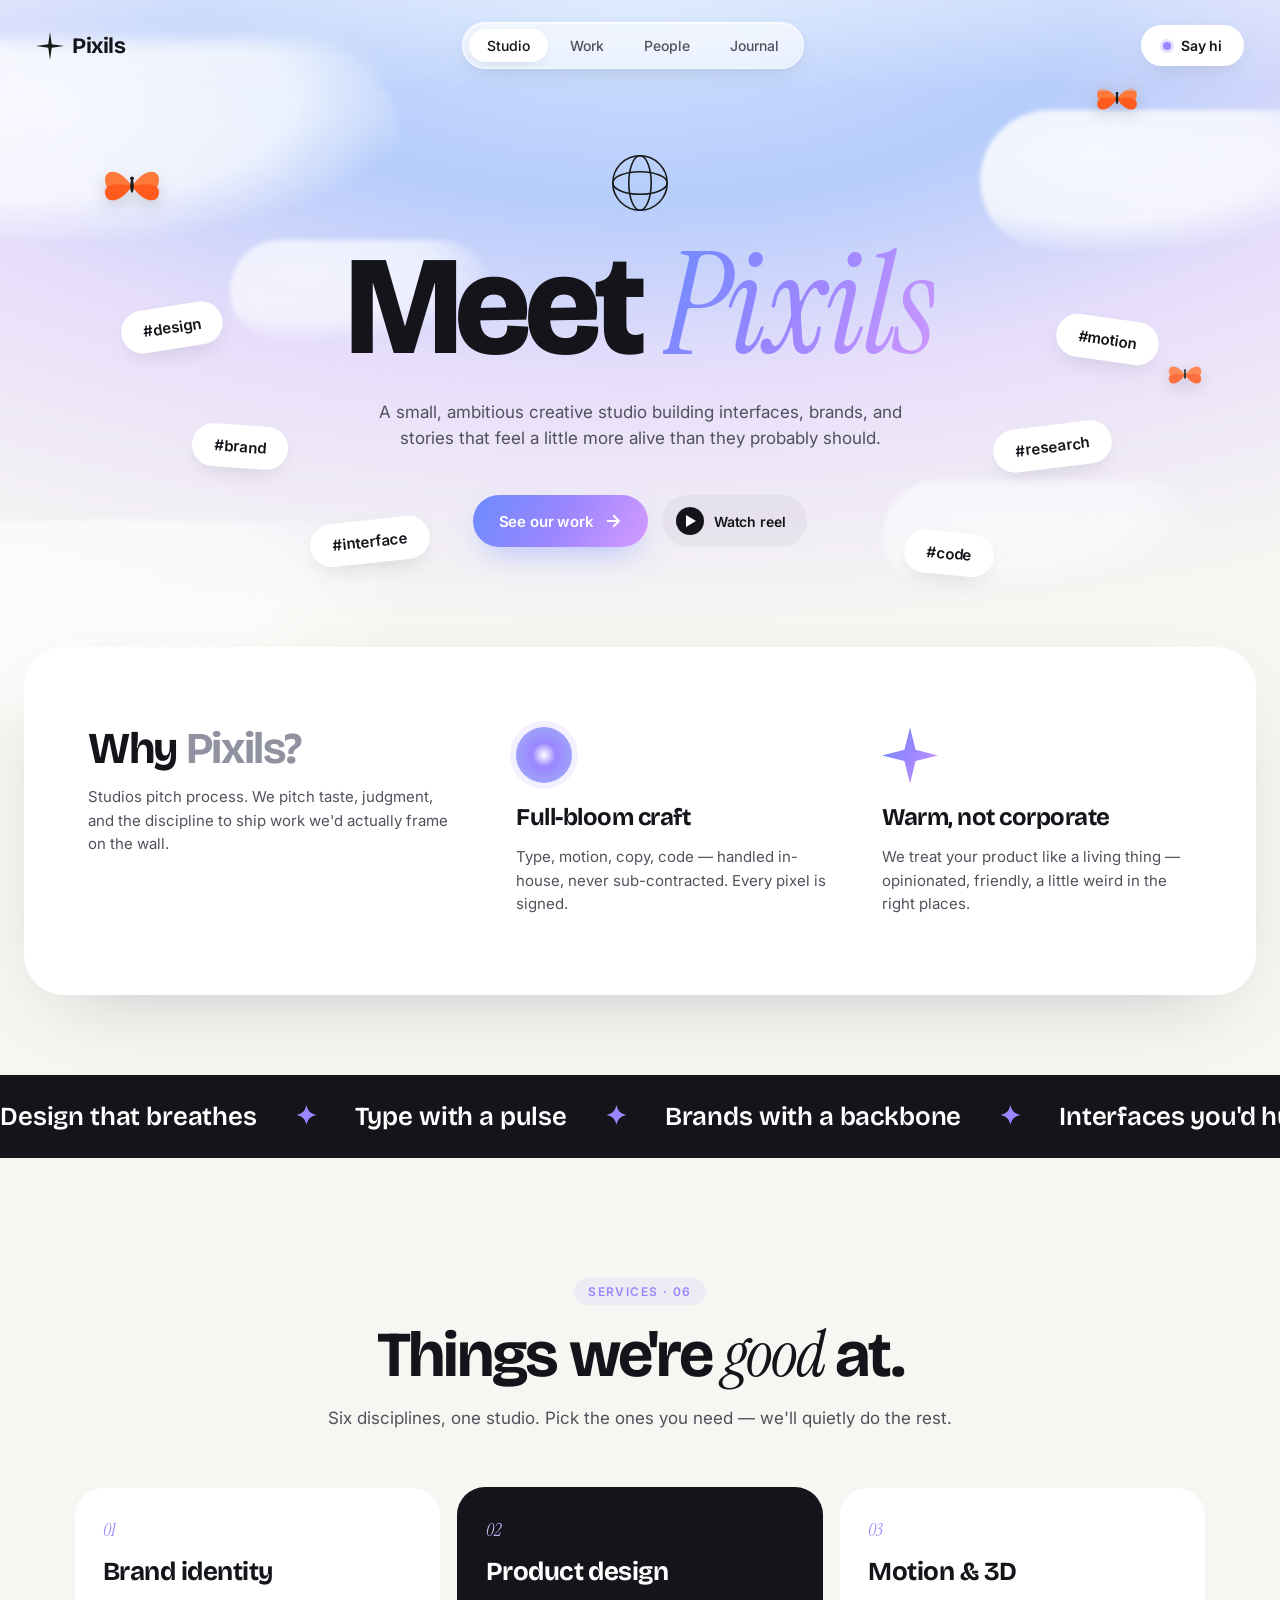
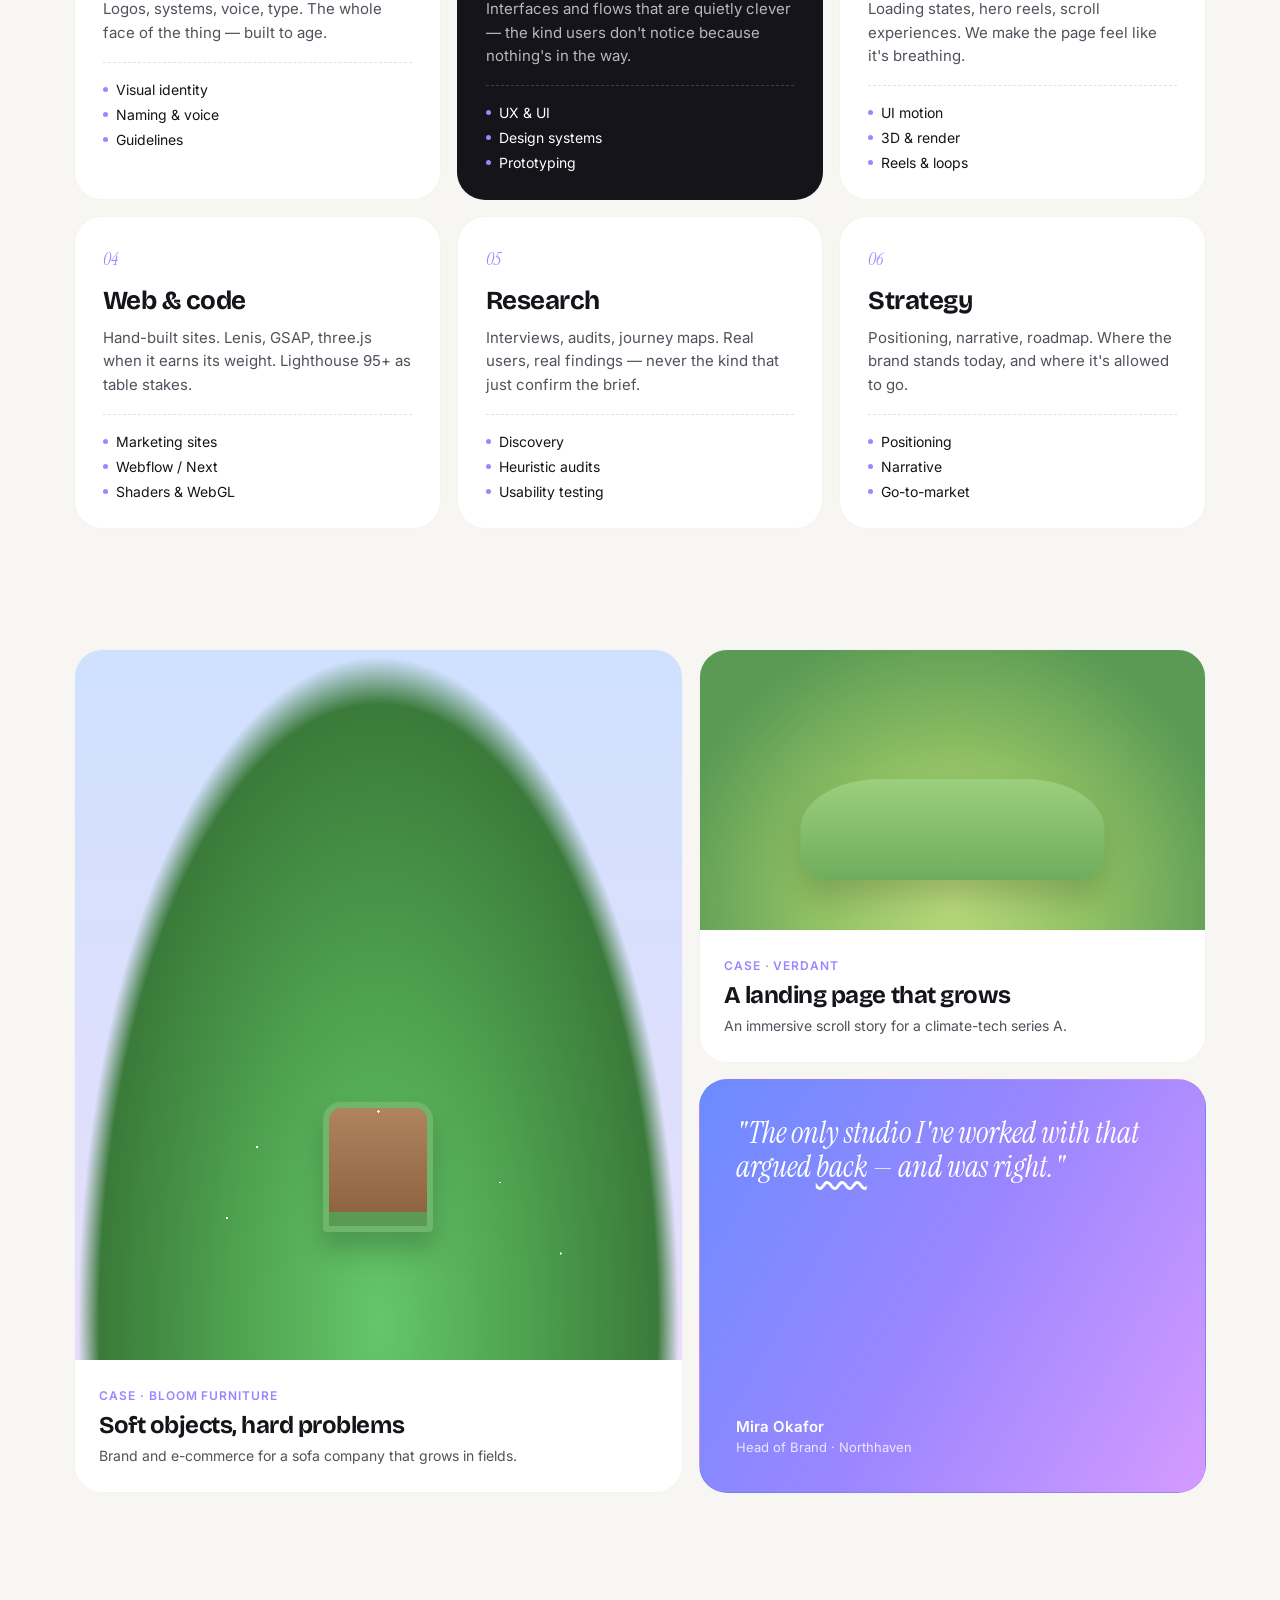
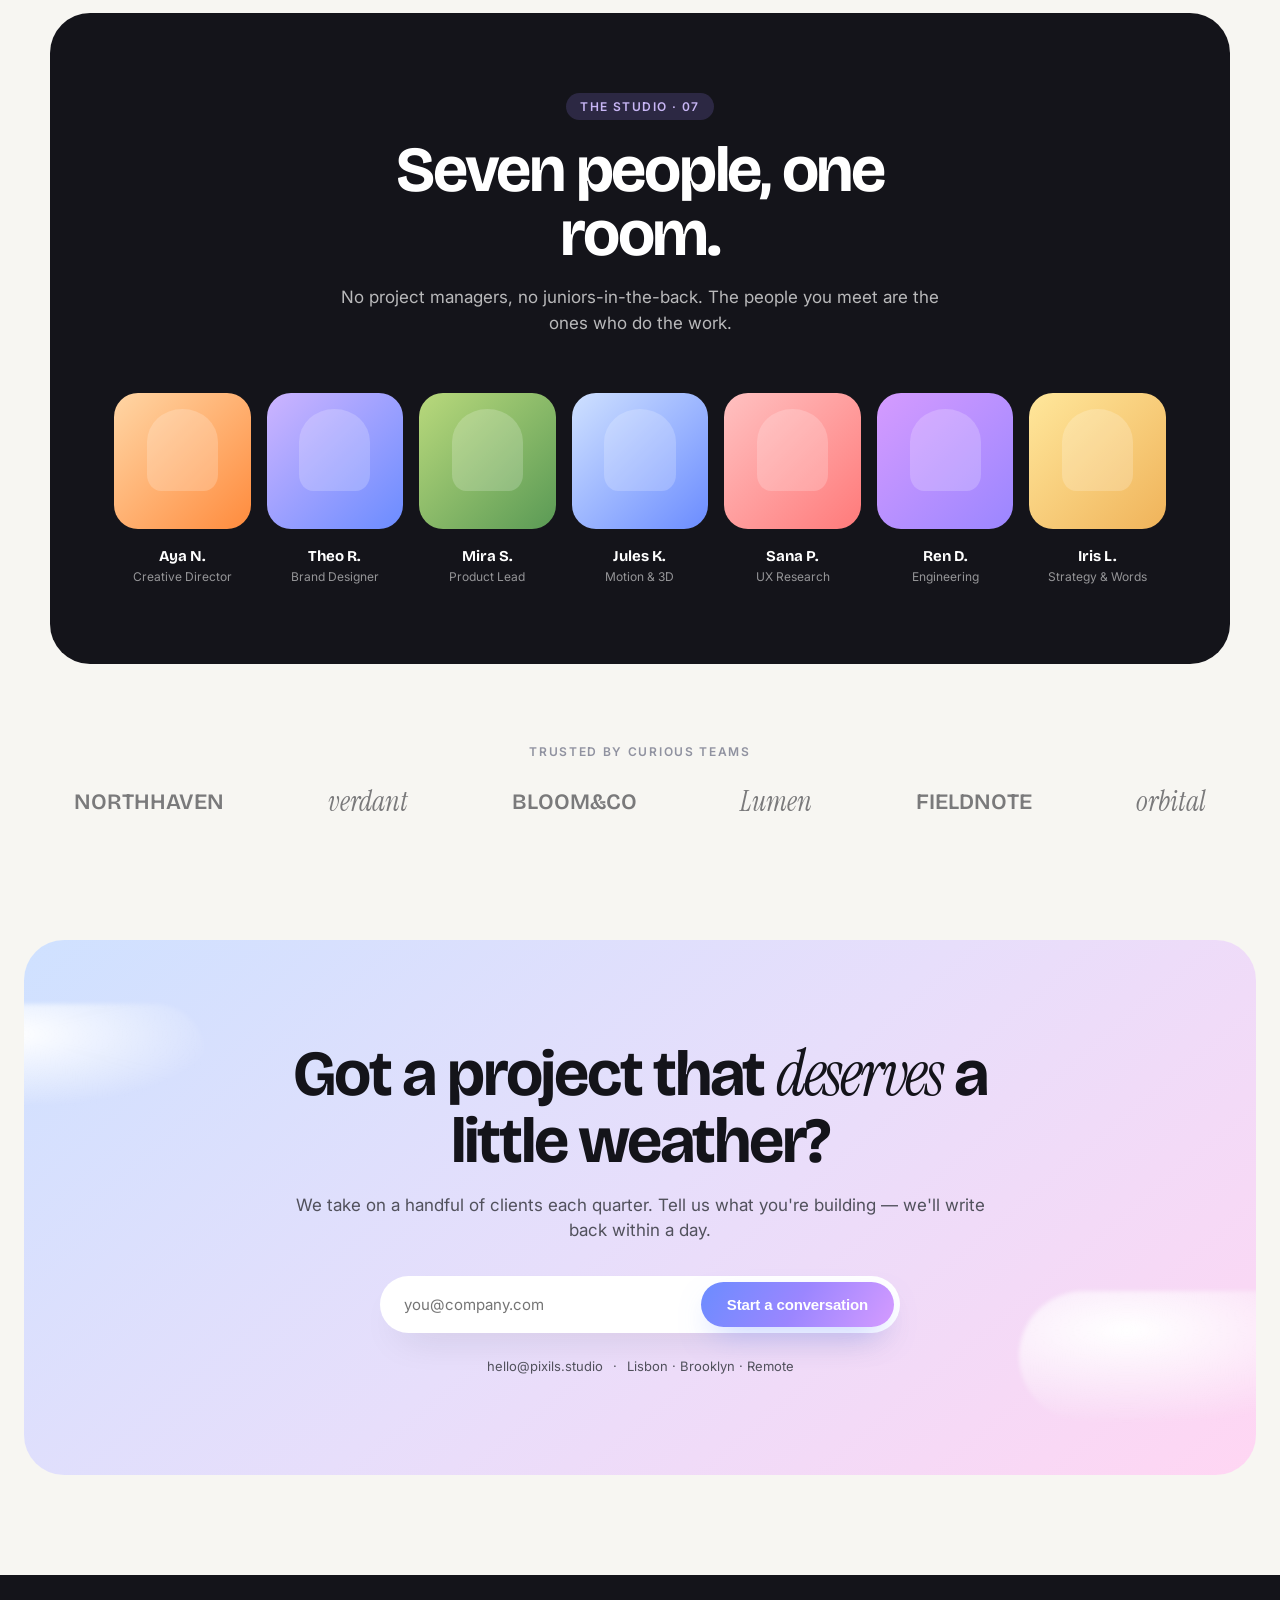
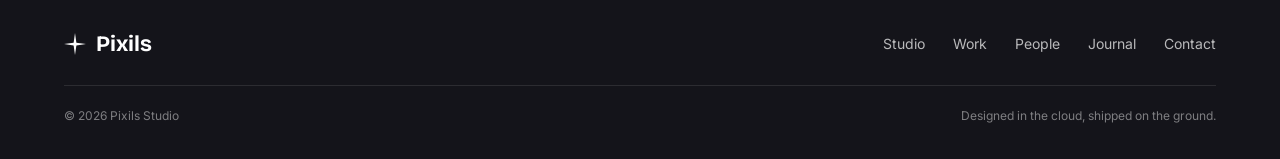
<file: index.html>
<!doctype html>
<html lang="en">
  <head>
    <meta charset="utf-8" />
    <meta name="viewport" content="width=device-width, initial-scale=1" />
    <title>Meet Pixils — A creative studio for the curious</title>
    <meta name="description" content="Pixils is a creative studio crafting interfaces, brands, and stories that feel alive." />
    <link rel="preconnect" href="https://fonts.googleapis.com" />
    <link rel="preconnect" href="https://fonts.gstatic.com" crossorigin />
    <link href="https://fonts.googleapis.com/css2?family=Inter:wght@400;500;600;700&family=Instrument+Serif:ital@0;1&family=Bricolage+Grotesque:opsz,wght@12..96,400..800&display=swap" rel="stylesheet" />
    <link rel="stylesheet" href="styles.css" />
  </head>
  <body>
    <!-- ATMOSPHERE -->
    <div class="sky" aria-hidden="true">
      <div class="cloud cloud-1"></div>
      <div class="cloud cloud-2"></div>
      <div class="cloud cloud-3"></div>
      <div class="cloud cloud-4"></div>
      <div class="cloud cloud-5"></div>
      <div class="cloud cloud-6"></div>
    </div>

    <!-- BUTTERFLIES -->
    <svg class="butterfly butterfly-1" viewBox="0 0 80 64" aria-hidden="true">
      <use href="#butterfly" />
    </svg>
    <svg class="butterfly butterfly-2" viewBox="0 0 80 64" aria-hidden="true">
      <use href="#butterfly" />
    </svg>
    <svg class="butterfly butterfly-3" viewBox="0 0 80 64" aria-hidden="true">
      <use href="#butterfly" />
    </svg>

    <svg width="0" height="0" style="position:absolute" aria-hidden="true">
      <defs>
        <symbol id="butterfly" viewBox="0 0 80 64">
          <g>
            <path d="M40 32 C 24 8, 4 8, 4 24 C 4 40, 24 48, 40 32 Z" fill="#ff7a3a"/>
            <path d="M40 32 C 24 56, 4 56, 4 40 C 4 28, 22 28, 40 32 Z" fill="#ff5b1e"/>
            <path d="M40 32 C 56 8, 76 8, 76 24 C 76 40, 56 48, 40 32 Z" fill="#ff7a3a"/>
            <path d="M40 32 C 56 56, 76 56, 76 40 C 76 28, 58 28, 40 32 Z" fill="#ff5b1e"/>
            <ellipse cx="40" cy="32" rx="2.4" ry="9" fill="#1a1a1a"/>
            <circle cx="40" cy="22" r="2.6" fill="#1a1a1a"/>
          </g>
        </symbol>
      </defs>
    </svg>

    <!-- NAV -->
    <header class="nav">
      <a class="logo" href="#">
        <svg viewBox="0 0 32 32" width="28" height="28" aria-hidden="true">
          <g fill="#1a1a1a">
            <path d="M16 0 L18 14 L32 16 L18 18 L16 32 L14 18 L0 16 L14 14 Z"/>
          </g>
        </svg>
        <span>Pixils</span>
      </a>
      <nav class="nav-pills" aria-label="Primary">
        <a href="#studio" class="pill pill-active">Studio</a>
        <a href="#work" class="pill">Work</a>
        <a href="#people" class="pill">People</a>
        <a href="#journal" class="pill">Journal</a>
      </nav>
      <a href="#contact" class="btn btn-light">
        <span class="dot"></span>
        Say hi
      </a>
    </header>

    <!-- HERO -->
    <main>
      <section class="hero">
        <div class="hero-emblem" aria-hidden="true">
          <svg viewBox="0 0 80 80" width="64" height="64">
            <circle cx="40" cy="40" r="34" fill="none" stroke="#1a1a1a" stroke-width="2"/>
            <ellipse cx="40" cy="40" rx="14" ry="34" fill="none" stroke="#1a1a1a" stroke-width="2"/>
            <ellipse cx="40" cy="40" rx="34" ry="14" fill="none" stroke="#1a1a1a" stroke-width="2"/>
          </svg>
        </div>

        <h1 class="hero-title">
          Meet <span class="ital">Pixils</span>
        </h1>
        <p class="hero-sub">
          A small, ambitious creative studio building interfaces, brands, and stories that feel a little more alive than they probably should.
        </p>

        <!-- floating pill tags -->
        <span class="tag tag-1">#design</span>
        <span class="tag tag-2">#brand</span>
        <span class="tag tag-3">#interface</span>
        <span class="tag tag-4">#motion</span>
        <span class="tag tag-5">#research</span>
        <span class="tag tag-6">#code</span>

        <div class="hero-cta">
          <a href="#work" class="btn btn-gradient">
            See our work
            <svg width="18" height="18" viewBox="0 0 24 24" fill="none" stroke="currentColor" stroke-width="2.5" stroke-linecap="round" stroke-linejoin="round"><path d="M5 12h14M13 5l7 7-7 7"/></svg>
          </a>
          <a href="#reel" class="btn btn-ghost">
            <span class="play"><svg width="10" height="12" viewBox="0 0 10 12" fill="#fff"><path d="M0 0L10 6L0 12Z"/></svg></span>
            Watch reel
          </a>
        </div>
      </section>

      <!-- WHY -->
      <section class="why" id="studio">
        <div class="why-card why-lead">
          <h2>Why <span class="muted">Pixils?</span></h2>
          <p>Studios pitch process. We pitch taste, judgment, and the discipline to ship work we'd actually frame on the wall.</p>
        </div>
        <div class="why-card">
          <div class="why-icon why-icon-bloom" aria-hidden="true"></div>
          <h3>Full-bloom craft</h3>
          <p>Type, motion, copy, code — handled in-house, never sub-contracted. Every pixel is signed.</p>
        </div>
        <div class="why-card">
          <div class="why-icon why-icon-spark" aria-hidden="true"></div>
          <h3>Warm, not corporate</h3>
          <p>We treat your product like a living thing — opinionated, friendly, a little weird in the right places.</p>
        </div>
      </section>

      <!-- TICKER -->
      <div class="ticker" aria-hidden="true">
        <div class="ticker-track">
          <span>Design that breathes</span><span>✦</span>
          <span>Type with a pulse</span><span>✦</span>
          <span>Brands with a backbone</span><span>✦</span>
          <span>Interfaces you'd hug</span><span>✦</span>
          <span>Stories with a spine</span><span>✦</span>
          <span>Design that breathes</span><span>✦</span>
          <span>Type with a pulse</span><span>✦</span>
          <span>Brands with a backbone</span><span>✦</span>
          <span>Interfaces you'd hug</span><span>✦</span>
          <span>Stories with a spine</span><span>✦</span>
        </div>
      </div>

      <!-- SERVICES -->
      <section class="services" id="work">
        <header class="section-head">
          <span class="eyebrow">Services · 06</span>
          <h2>Things we're <em>good</em> at.</h2>
          <p>Six disciplines, one studio. Pick the ones you need — we'll quietly do the rest.</p>
        </header>

        <div class="services-grid">
          <article class="service">
            <span class="service-num">01</span>
            <h3>Brand identity</h3>
            <p>Logos, systems, voice, type. The whole face of the thing — built to age.</p>
            <ul><li>Visual identity</li><li>Naming &amp; voice</li><li>Guidelines</li></ul>
          </article>
          <article class="service service-hl">
            <span class="service-num">02</span>
            <h3>Product design</h3>
            <p>Interfaces and flows that are quietly clever — the kind users don't notice because nothing's in the way.</p>
            <ul><li>UX &amp; UI</li><li>Design systems</li><li>Prototyping</li></ul>
          </article>
          <article class="service">
            <span class="service-num">03</span>
            <h3>Motion &amp; 3D</h3>
            <p>Loading states, hero reels, scroll experiences. We make the page feel like it's breathing.</p>
            <ul><li>UI motion</li><li>3D &amp; render</li><li>Reels &amp; loops</li></ul>
          </article>
          <article class="service">
            <span class="service-num">04</span>
            <h3>Web &amp; code</h3>
            <p>Hand-built sites. Lenis, GSAP, three.js when it earns its weight. Lighthouse 95+ as table stakes.</p>
            <ul><li>Marketing sites</li><li>Webflow / Next</li><li>Shaders &amp; WebGL</li></ul>
          </article>
          <article class="service">
            <span class="service-num">05</span>
            <h3>Research</h3>
            <p>Interviews, audits, journey maps. Real users, real findings — never the kind that just confirm the brief.</p>
            <ul><li>Discovery</li><li>Heuristic audits</li><li>Usability testing</li></ul>
          </article>
          <article class="service">
            <span class="service-num">06</span>
            <h3>Strategy</h3>
            <p>Positioning, narrative, roadmap. Where the brand stands today, and where it's allowed to go.</p>
            <ul><li>Positioning</li><li>Narrative</li><li>Go-to-market</li></ul>
          </article>
        </div>
      </section>

      <!-- SHOWCASE — surreal nature meets product -->
      <section class="showcase" id="reel">
        <div class="showcase-grid">
          <figure class="card card-tall">
            <div class="card-img card-grass-chair"></div>
            <figcaption>
              <span class="case-tag">Case · Bloom Furniture</span>
              <h3>Soft objects, hard problems</h3>
              <p>Brand and e-commerce for a sofa company that grows in fields.</p>
            </figcaption>
          </figure>

          <div class="showcase-side">
            <figure class="card">
              <div class="card-img card-grass-sofa"></div>
              <figcaption>
                <span class="case-tag">Case · Verdant</span>
                <h3>A landing page that grows</h3>
                <p>An immersive scroll story for a climate-tech series A.</p>
              </figcaption>
            </figure>

            <figure class="card card-quote">
              <blockquote>
                "The only studio I've worked with that argued <em>back</em> — and was right."
              </blockquote>
              <figcaption>
                <strong>Mira Okafor</strong>
                <span>Head of Brand · Northhaven</span>
              </figcaption>
            </figure>
          </div>
        </div>
      </section>

      <!-- PEOPLE -->
      <section class="people" id="people">
        <header class="section-head section-head-light">
          <span class="eyebrow">The studio · 07</span>
          <h2>Seven people, one room.</h2>
          <p>No project managers, no juniors-in-the-back. The people you meet are the ones who do the work.</p>
        </header>

        <div class="people-grid">
          <div class="person"><div class="avatar a1"></div><strong>Aya N.</strong><span>Creative Director</span></div>
          <div class="person"><div class="avatar a2"></div><strong>Theo R.</strong><span>Brand Designer</span></div>
          <div class="person"><div class="avatar a3"></div><strong>Mira S.</strong><span>Product Lead</span></div>
          <div class="person"><div class="avatar a4"></div><strong>Jules K.</strong><span>Motion &amp; 3D</span></div>
          <div class="person"><div class="avatar a5"></div><strong>Sana P.</strong><span>UX Research</span></div>
          <div class="person"><div class="avatar a6"></div><strong>Ren D.</strong><span>Engineering</span></div>
          <div class="person"><div class="avatar a7"></div><strong>Iris L.</strong><span>Strategy &amp; Words</span></div>
        </div>
      </section>

      <!-- LOGOS -->
      <section class="logos">
        <p class="logos-label">Trusted by curious teams</p>
        <div class="logos-row">
          <span>NORTHHAVEN</span><span>verdant</span><span>BLOOM&amp;CO</span><span>Lumen</span><span>FIELDNOTE</span><span>orbital</span>
        </div>
      </section>

      <!-- CTA -->
      <section class="cta" id="contact">
        <div class="cta-inner">
          <h2>Got a project that <em>deserves</em> a little weather?</h2>
          <p>We take on a handful of clients each quarter. Tell us what you're building — we'll write back within a day.</p>
          <form class="cta-form" onsubmit="event.preventDefault(); this.querySelector('button').textContent='Sent ✓';">
            <input type="email" placeholder="you@company.com" aria-label="Email" required />
            <button type="submit" class="btn btn-gradient">Start a conversation</button>
          </form>
          <div class="cta-meta">
            <span>hello@pixils.studio</span>
            <span>·</span>
            <span>Lisbon · Brooklyn · Remote</span>
          </div>
        </div>
      </section>

      <!-- FOOTER -->
      <footer class="footer">
        <div class="footer-top">
          <div class="footer-brand">
            <svg viewBox="0 0 32 32" width="22" height="22" aria-hidden="true">
              <path d="M16 0 L18 14 L32 16 L18 18 L16 32 L14 18 L0 16 L14 14 Z" fill="#fff"/>
            </svg>
            <span>Pixils</span>
          </div>
          <nav class="footer-nav" aria-label="Footer">
            <a href="#studio">Studio</a>
            <a href="#work">Work</a>
            <a href="#people">People</a>
            <a href="#journal">Journal</a>
            <a href="#contact">Contact</a>
          </nav>
        </div>
        <div class="footer-bottom">
          <span>© 2026 Pixils Studio</span>
          <span>Designed in the cloud, shipped on the ground.</span>
        </div>
      </footer>
    </main>

    <script src="script.js"></script>
  </body>
</html>
</file>
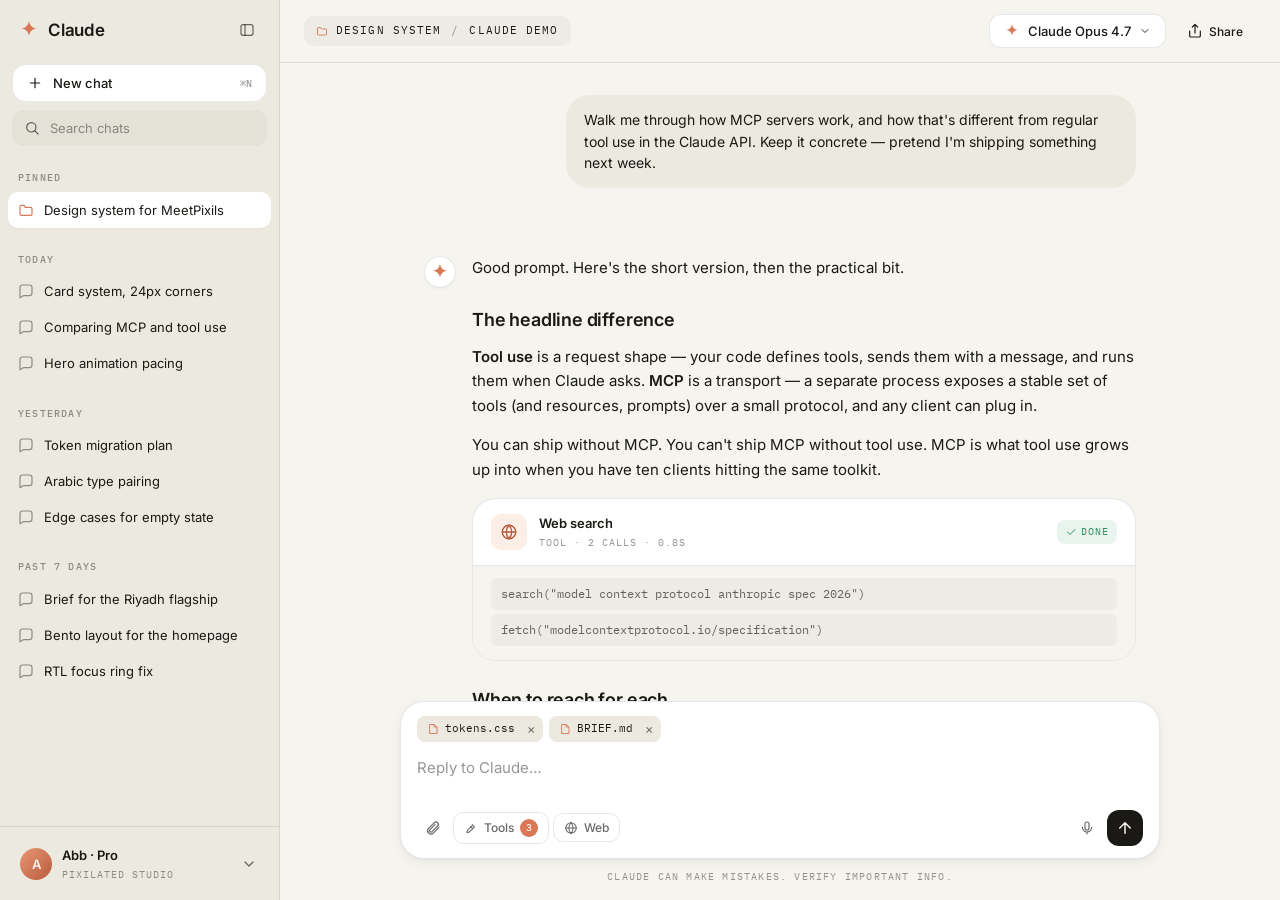
<file: claude-demo/index.html>
<!doctype html>
<html lang="en">
  <head>
    <meta charset="utf-8" />
    <meta name="viewport" content="width=device-width, initial-scale=1" />
    <title>Claude · re-skinned with the MeetPixils system</title>
    <link rel="preconnect" href="https://fonts.googleapis.com" />
    <link rel="preconnect" href="https://fonts.gstatic.com" crossorigin />
    <link rel="stylesheet" href="https://fonts.googleapis.com/css2?family=Inter:wght@400;500;600;700&family=IBM+Plex+Mono:wght@400;500&family=Source+Serif+4:ital,opsz,wght@0,8..60,400..700;1,8..60,400..700&display=swap" />
    <link rel="stylesheet" href="claude.css" />
  </head>
  <body>
    <!-- Icon library -->
    <svg width="0" height="0" style="position:absolute" aria-hidden="true">
      <defs>
        <symbol id="i-arrow-up" viewBox="0 0 24 24" fill="none" stroke="currentColor" stroke-width="2" stroke-linecap="round" stroke-linejoin="round"><path d="M12 19V5M5 12l7-7 7 7"/></symbol>
        <symbol id="i-plus" viewBox="0 0 24 24" fill="none" stroke="currentColor" stroke-width="1.8" stroke-linecap="round"><path d="M12 5v14M5 12h14"/></symbol>
        <symbol id="i-search" viewBox="0 0 24 24" fill="none" stroke="currentColor" stroke-width="1.8" stroke-linecap="round" stroke-linejoin="round"><circle cx="11" cy="11" r="7"/><path d="M21 21l-5-5"/></symbol>
        <symbol id="i-spark" viewBox="0 0 24 24" fill="currentColor"><path d="M12 2c.6 5 3.4 7.8 8.4 8.4-5 .6-7.8 3.4-8.4 8.4-.6-5-3.4-7.8-8.4-8.4 5-.6 7.8-3.4 8.4-8.4z"/></symbol>
        <symbol id="i-bolt" viewBox="0 0 24 24" fill="currentColor"><path d="M13 2L4 14h6l-1 8 9-12h-6l1-8z"/></symbol>
        <symbol id="i-tool" viewBox="0 0 24 24" fill="none" stroke="currentColor" stroke-width="1.8" stroke-linecap="round" stroke-linejoin="round"><path d="M14 6l4 4-9 9-4 1 1-4 9-9z M11 9l4 4"/></symbol>
        <symbol id="i-doc" viewBox="0 0 24 24" fill="none" stroke="currentColor" stroke-width="1.8" stroke-linecap="round" stroke-linejoin="round"><path d="M6 3h9l5 5v13H6z"/><path d="M14 3v5h5"/></symbol>
        <symbol id="i-globe" viewBox="0 0 24 24" fill="none" stroke="currentColor" stroke-width="1.8" stroke-linecap="round" stroke-linejoin="round"><circle cx="12" cy="12" r="9"/><path d="M3 12h18M12 3a13 13 0 0 1 0 18M12 3a13 13 0 0 0 0 18"/></symbol>
        <symbol id="i-copy" viewBox="0 0 24 24" fill="none" stroke="currentColor" stroke-width="1.8" stroke-linecap="round" stroke-linejoin="round"><rect x="9" y="9" width="11" height="11" rx="2"/><path d="M5 15V5a2 2 0 0 1 2-2h10"/></symbol>
        <symbol id="i-thumb-up" viewBox="0 0 24 24" fill="none" stroke="currentColor" stroke-width="1.8" stroke-linecap="round" stroke-linejoin="round"><path d="M7 11v9H4a1 1 0 0 1-1-1v-7a1 1 0 0 1 1-1h3z M7 11l4-8a3 3 0 0 1 3 3v3h5a2 2 0 0 1 2 2.3l-1.5 7A2 2 0 0 1 17.5 20H7"/></symbol>
        <symbol id="i-thumb-down" viewBox="0 0 24 24" fill="none" stroke="currentColor" stroke-width="1.8" stroke-linecap="round" stroke-linejoin="round"><path d="M7 13V4H4a1 1 0 0 0-1 1v7a1 1 0 0 0 1 1h3z M7 13l4 8a3 3 0 0 0 3-3v-3h5a2 2 0 0 0 2-2.3l-1.5-7A2 2 0 0 0 17.5 4H7"/></symbol>
        <symbol id="i-edit" viewBox="0 0 24 24" fill="none" stroke="currentColor" stroke-width="1.8" stroke-linecap="round" stroke-linejoin="round"><path d="M12 20h9 M16.5 3.5a2.1 2.1 0 0 1 3 3L7 19l-4 1 1-4z"/></symbol>
        <symbol id="i-refresh" viewBox="0 0 24 24" fill="none" stroke="currentColor" stroke-width="1.8" stroke-linecap="round" stroke-linejoin="round"><path d="M21 12a9 9 0 0 1-15 6.7L3 16 M3 12a9 9 0 0 1 15-6.7L21 8"/><path d="M21 3v5h-5 M3 21v-5h5"/></symbol>
        <symbol id="i-share" viewBox="0 0 24 24" fill="none" stroke="currentColor" stroke-width="1.8" stroke-linecap="round" stroke-linejoin="round"><path d="M4 12v7a2 2 0 0 0 2 2h12a2 2 0 0 0 2-2v-7 M16 6l-4-4-4 4 M12 2v13"/></symbol>
        <symbol id="i-paperclip" viewBox="0 0 24 24" fill="none" stroke="currentColor" stroke-width="1.8" stroke-linecap="round" stroke-linejoin="round"><path d="M21 11l-9 9a5 5 0 0 1-7-7l9-9a3.5 3.5 0 0 1 5 5l-8.5 8.5a2 2 0 0 1-3-3L15 7"/></symbol>
        <symbol id="i-mic" viewBox="0 0 24 24" fill="none" stroke="currentColor" stroke-width="1.8" stroke-linecap="round" stroke-linejoin="round"><rect x="9" y="3" width="6" height="12" rx="3"/><path d="M5 11a7 7 0 0 0 14 0M12 18v3"/></symbol>
        <symbol id="i-chevron-down" viewBox="0 0 24 24" fill="none" stroke="currentColor" stroke-width="1.8" stroke-linecap="round" stroke-linejoin="round"><path d="M6 9l6 6 6-6"/></symbol>
        <symbol id="i-side" viewBox="0 0 24 24" fill="none" stroke="currentColor" stroke-width="1.8" stroke-linecap="round" stroke-linejoin="round"><rect x="3" y="4" width="18" height="16" rx="3"/><path d="M9 4v16"/></symbol>
        <symbol id="i-chat" viewBox="0 0 24 24" fill="none" stroke="currentColor" stroke-width="1.8" stroke-linecap="round" stroke-linejoin="round"><path d="M21 15a4 4 0 0 1-4 4H8l-5 3V7a4 4 0 0 1 4-4h10a4 4 0 0 1 4 4v8z"/></symbol>
        <symbol id="i-folder" viewBox="0 0 24 24" fill="none" stroke="currentColor" stroke-width="1.8" stroke-linecap="round" stroke-linejoin="round"><path d="M3 7a2 2 0 0 1 2-2h4l2 3h8a2 2 0 0 1 2 2v8a2 2 0 0 1-2 2H5a2 2 0 0 1-2-2V7z"/></symbol>
        <symbol id="i-check" viewBox="0 0 24 24" fill="none" stroke="currentColor" stroke-width="2" stroke-linecap="round" stroke-linejoin="round"><path d="M5 12l5 5L20 7"/></symbol>
      </defs>
    </svg>

    <div class="app">
      <!-- ============== SIDEBAR ============== -->
      <aside class="side">
        <header class="side-head">
          <a class="brand" href="#">
            <span class="brand-mark"><svg viewBox="0 0 24 24" width="22" height="22"><path d="M12 2c.6 5 3.4 7.8 8.4 8.4-5 .6-7.8 3.4-8.4 8.4-.6-5-3.4-7.8-8.4-8.4 5-.6 7.8-3.4 8.4-8.4z" fill="#D97757"/></svg></span>
            <span class="brand-name">Claude</span>
          </a>
          <button class="icon-btn" aria-label="Toggle sidebar"><svg class="ico"><use href="#i-side"/></svg></button>
        </header>

        <button class="new-chat">
          <svg class="ico"><use href="#i-plus"/></svg>
          <span>New chat</span>
          <kbd>⌘N</kbd>
        </button>

        <div class="search-pill">
          <svg class="ico"><use href="#i-search"/></svg>
          <input type="text" placeholder="Search chats" />
        </div>

        <nav class="side-nav" aria-label="Chats">
          <div class="side-section">
            <span class="side-label">Pinned</span>
            <a class="side-item side-item-active">
              <svg class="ico"><use href="#i-folder"/></svg>
              <span class="side-text">Design system for MeetPixils</span>
            </a>
          </div>

          <div class="side-section">
            <span class="side-label">Today</span>
            <a class="side-item"><svg class="ico"><use href="#i-chat"/></svg><span class="side-text">Card system, 24px corners</span></a>
            <a class="side-item"><svg class="ico"><use href="#i-chat"/></svg><span class="side-text">Comparing MCP and tool use</span></a>
            <a class="side-item"><svg class="ico"><use href="#i-chat"/></svg><span class="side-text">Hero animation pacing</span></a>
          </div>

          <div class="side-section">
            <span class="side-label">Yesterday</span>
            <a class="side-item"><svg class="ico"><use href="#i-chat"/></svg><span class="side-text">Token migration plan</span></a>
            <a class="side-item"><svg class="ico"><use href="#i-chat"/></svg><span class="side-text">Arabic type pairing</span></a>
            <a class="side-item"><svg class="ico"><use href="#i-chat"/></svg><span class="side-text">Edge cases for empty state</span></a>
          </div>

          <div class="side-section">
            <span class="side-label">Past 7 days</span>
            <a class="side-item"><svg class="ico"><use href="#i-chat"/></svg><span class="side-text">Brief for the Riyadh flagship</span></a>
            <a class="side-item"><svg class="ico"><use href="#i-chat"/></svg><span class="side-text">Bento layout for the homepage</span></a>
            <a class="side-item"><svg class="ico"><use href="#i-chat"/></svg><span class="side-text">RTL focus ring fix</span></a>
          </div>
        </nav>

        <footer class="side-foot">
          <div class="user-pill">
            <span class="avatar">A</span>
            <div class="user-meta">
              <strong>Abb · Pro</strong>
              <span class="user-role">Pixilated Studio</span>
            </div>
            <button class="icon-btn icon-btn-sm" aria-label="More"><svg class="ico"><use href="#i-chevron-down"/></svg></button>
          </div>
        </footer>
      </aside>

      <!-- ============== MAIN CHAT ============== -->
      <main class="chat">
        <header class="chat-head">
          <div class="chat-head-left">
            <span class="chip">
              <svg class="ico"><use href="#i-folder"/></svg>
              Design system
              <span class="chip-divider">/</span>
              Claude demo
            </span>
          </div>
          <div class="chat-head-right">
            <button class="model-pill">
              <svg class="ico"><use href="#i-spark"/></svg>
              Claude Opus 4.7
              <svg class="ico ico-sm"><use href="#i-chevron-down"/></svg>
            </button>
            <button class="btn btn-ghost btn-sm"><svg class="ico"><use href="#i-share"/></svg>Share</button>
          </div>
        </header>

        <div class="conversation">
          <!-- USER MESSAGE 1 -->
          <article class="msg msg-user">
            <div class="msg-bubble">
              <p>Walk me through how MCP servers work, and how that's different from regular tool use in the Claude API. Keep it concrete — pretend I'm shipping something next week.</p>
            </div>
            <div class="msg-actions">
              <button class="msg-action" aria-label="Edit"><svg class="ico"><use href="#i-edit"/></svg></button>
            </div>
          </article>

          <!-- ASSISTANT MESSAGE 1 -->
          <article class="msg msg-assistant">
            <div class="msg-avatar"><svg viewBox="0 0 24 24" width="20" height="20"><path d="M12 2c.6 5 3.4 7.8 8.4 8.4-5 .6-7.8 3.4-8.4 8.4-.6-5-3.4-7.8-8.4-8.4 5-.6 7.8-3.4 8.4-8.4z" fill="#D97757"/></svg></div>
            <div class="msg-content">
              <p>Good prompt. Here's the short version, then the practical bit.</p>

              <h3>The headline difference</h3>
              <p><strong>Tool use</strong> is a request shape — your code defines tools, sends them with a message, and runs them when Claude asks. <strong>MCP</strong> is a transport — a separate process exposes a stable set of tools (and resources, prompts) over a small protocol, and any client can plug in.</p>

              <p>You can ship without MCP. You can't ship MCP without tool use. MCP is what tool use grows up into when you have ten clients hitting the same toolkit.</p>

              <!-- TOOL USE CARD -->
              <article class="tool-card">
                <header class="tool-card-head">
                  <span class="tool-icon"><svg class="ico"><use href="#i-globe"/></svg></span>
                  <div>
                    <strong>Web search</strong>
                    <span class="mono">tool · 2 calls · 0.8s</span>
                  </div>
                  <span class="tool-status"><svg class="ico"><use href="#i-check"/></svg>Done</span>
                </header>
                <div class="tool-card-body">
                  <code>search("model context protocol anthropic spec 2026")</code>
                  <code>fetch("modelcontextprotocol.io/specification")</code>
                </div>
              </article>

              <h3>When to reach for each</h3>
              <ul>
                <li><strong>Tool use</strong> — single app, tools change per release, the contract lives in your code.</li>
                <li><strong>MCP</strong> — multiple clients (Claude Desktop, Code, your own app) share the same tools, or you want third parties to author tools without forking your codebase.</li>
              </ul>

              <!-- ARTIFACT PREVIEW -->
              <article class="artifact-card">
                <div class="artifact-thumb">
                  <span class="artifact-tag mono"><svg class="ico"><use href="#i-doc"/></svg>Artifact · React</span>
                  <div class="artifact-preview-frame">
                    <div class="afp-row"><span class="afp-pill"></span><span class="afp-pill afp-pill-sm"></span></div>
                    <div class="afp-stack">
                      <span class="afp-line afp-line-lg"></span>
                      <span class="afp-line"></span>
                      <span class="afp-line afp-line-md"></span>
                    </div>
                    <div class="afp-cta"></div>
                  </div>
                </div>
                <div class="artifact-meta">
                  <strong>mcp-vs-tool-use.tsx</strong>
                  <span class="mono">Side-by-side comparison · 184 lines</span>
                </div>
                <div class="artifact-actions">
                  <button class="btn btn-ghost btn-sm"><svg class="ico"><use href="#i-copy"/></svg>Copy</button>
                  <button class="btn btn-primary btn-sm"><svg class="ico"><use href="#i-doc"/></svg>Open artifact</button>
                </div>
              </article>

              <p>The diagram on the artifact splits the request lifecycle so you can see the symmetry — Claude doesn't know whether a tool is local or remote-via-MCP, and that's exactly the point.</p>

              <!-- AFTER-MESSAGE ACTIONS -->
              <div class="msg-actions msg-actions-assistant">
                <button class="msg-action" aria-label="Copy"><svg class="ico"><use href="#i-copy"/></svg></button>
                <button class="msg-action" aria-label="Good response"><svg class="ico"><use href="#i-thumb-up"/></svg></button>
                <button class="msg-action" aria-label="Bad response"><svg class="ico"><use href="#i-thumb-down"/></svg></button>
                <button class="msg-action" aria-label="Regenerate"><svg class="ico"><use href="#i-refresh"/></svg></button>
              </div>
            </div>
          </article>

          <!-- USER MESSAGE 2 -->
          <article class="msg msg-user">
            <div class="msg-bubble">
              <p>One follow-up — should I ship MCP day-one or start with tool use and migrate later?</p>
            </div>
          </article>

          <!-- ASSISTANT (typing) -->
          <article class="msg msg-assistant msg-typing">
            <div class="msg-avatar"><svg viewBox="0 0 24 24" width="20" height="20"><path d="M12 2c.6 5 3.4 7.8 8.4 8.4-5 .6-7.8 3.4-8.4 8.4-.6-5-3.4-7.8-8.4-8.4 5-.6 7.8-3.4 8.4-8.4z" fill="#D97757"/></svg></div>
            <div class="msg-content">
              <span class="typing">
                <span></span><span></span><span></span>
              </span>
            </div>
          </article>
        </div>

        <!-- ============== INPUT BAR ============== -->
        <footer class="composer">
          <div class="composer-shell">
            <div class="composer-attachments">
              <span class="attachment-chip">
                <svg class="ico"><use href="#i-doc"/></svg>
                tokens.css
                <button aria-label="Remove">×</button>
              </span>
              <span class="attachment-chip">
                <svg class="ico"><use href="#i-doc"/></svg>
                BRIEF.md
                <button aria-label="Remove">×</button>
              </span>
            </div>

            <div class="composer-input" contenteditable="true" data-placeholder="Reply to Claude…"></div>

            <div class="composer-bar">
              <div class="composer-tools">
                <button class="icon-btn" aria-label="Attach"><svg class="ico"><use href="#i-paperclip"/></svg></button>
                <button class="tool-toggle">
                  <svg class="ico"><use href="#i-tool"/></svg>
                  <span>Tools</span>
                  <span class="tool-count">3</span>
                </button>
                <button class="tool-toggle">
                  <svg class="ico"><use href="#i-globe"/></svg>
                  <span>Web</span>
                </button>
              </div>
              <div class="composer-actions">
                <button class="icon-btn" aria-label="Voice"><svg class="ico"><use href="#i-mic"/></svg></button>
                <button class="send-btn" aria-label="Send">
                  <svg class="ico"><use href="#i-arrow-up"/></svg>
                </button>
              </div>
            </div>
          </div>
          <span class="composer-foot mono">Claude can make mistakes. Verify important info.</span>
        </footer>
      </main>
    </div>
  </body>
</html>
</file>
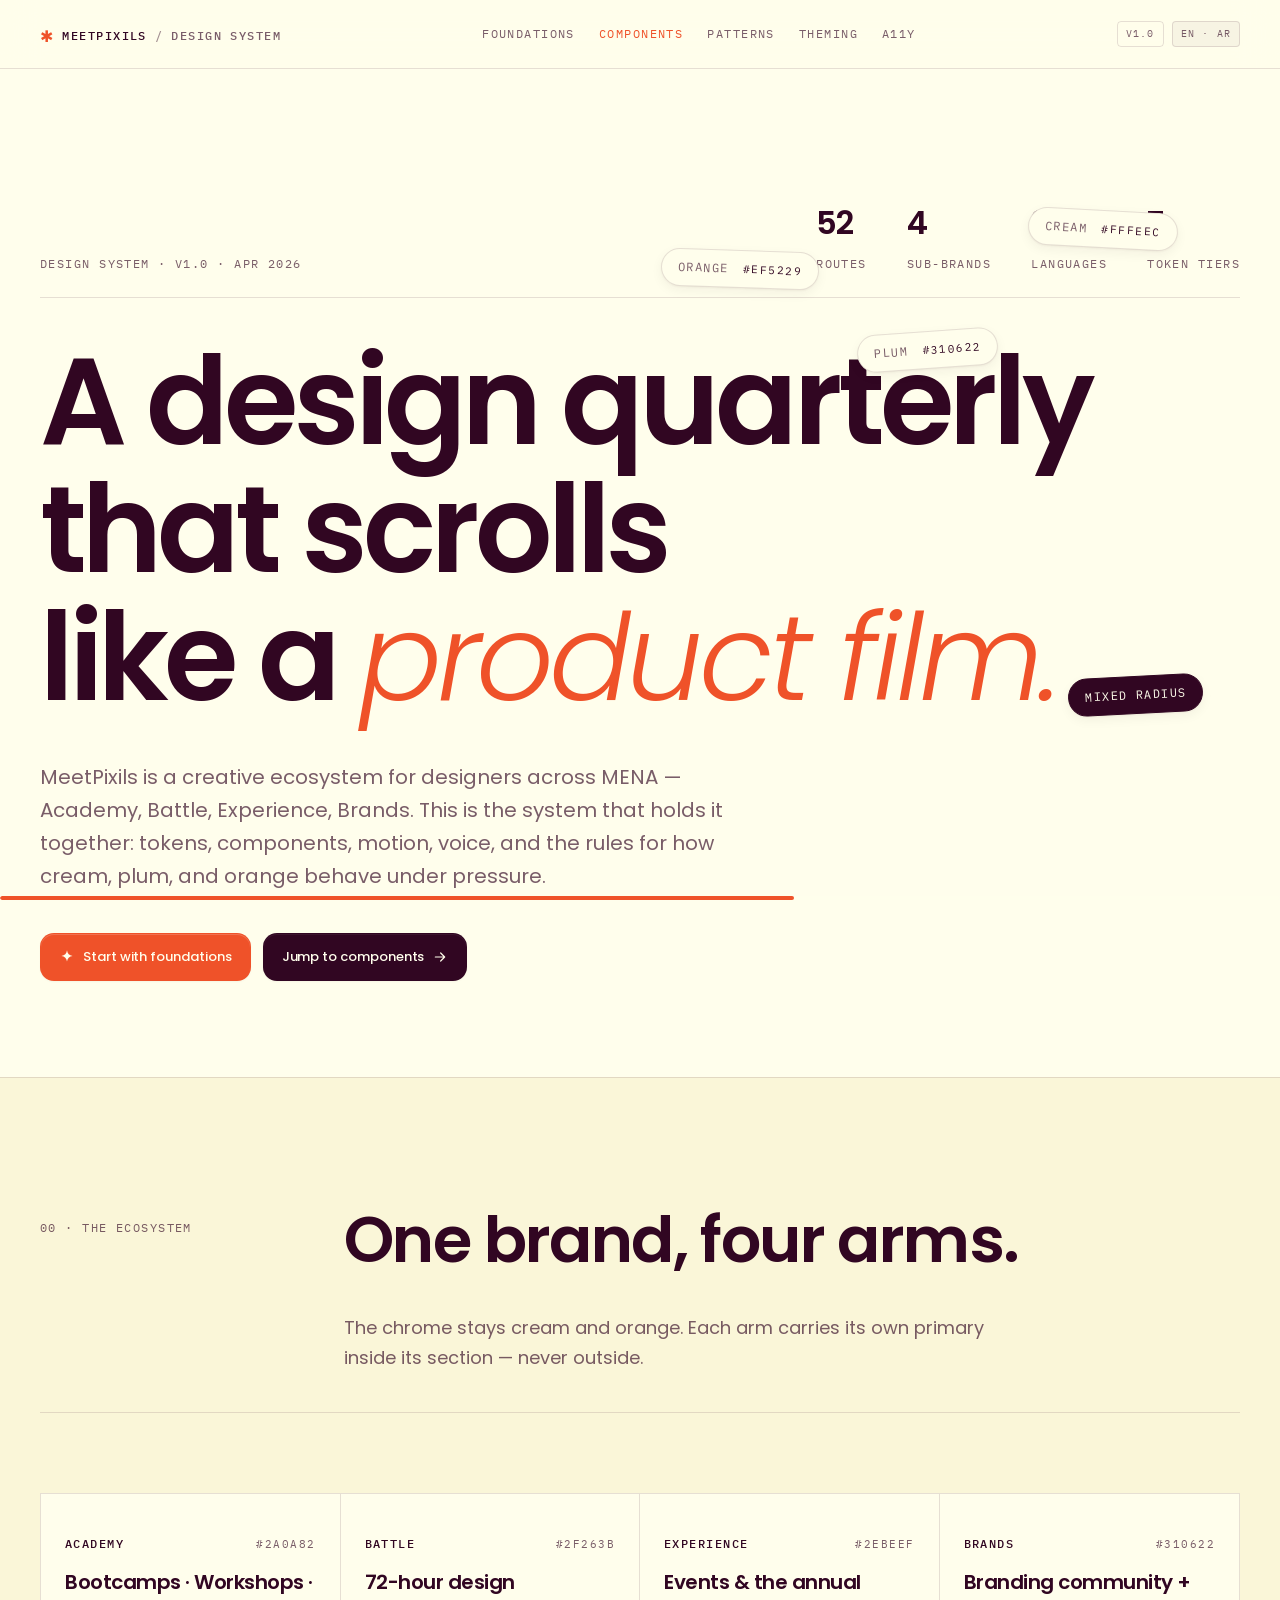
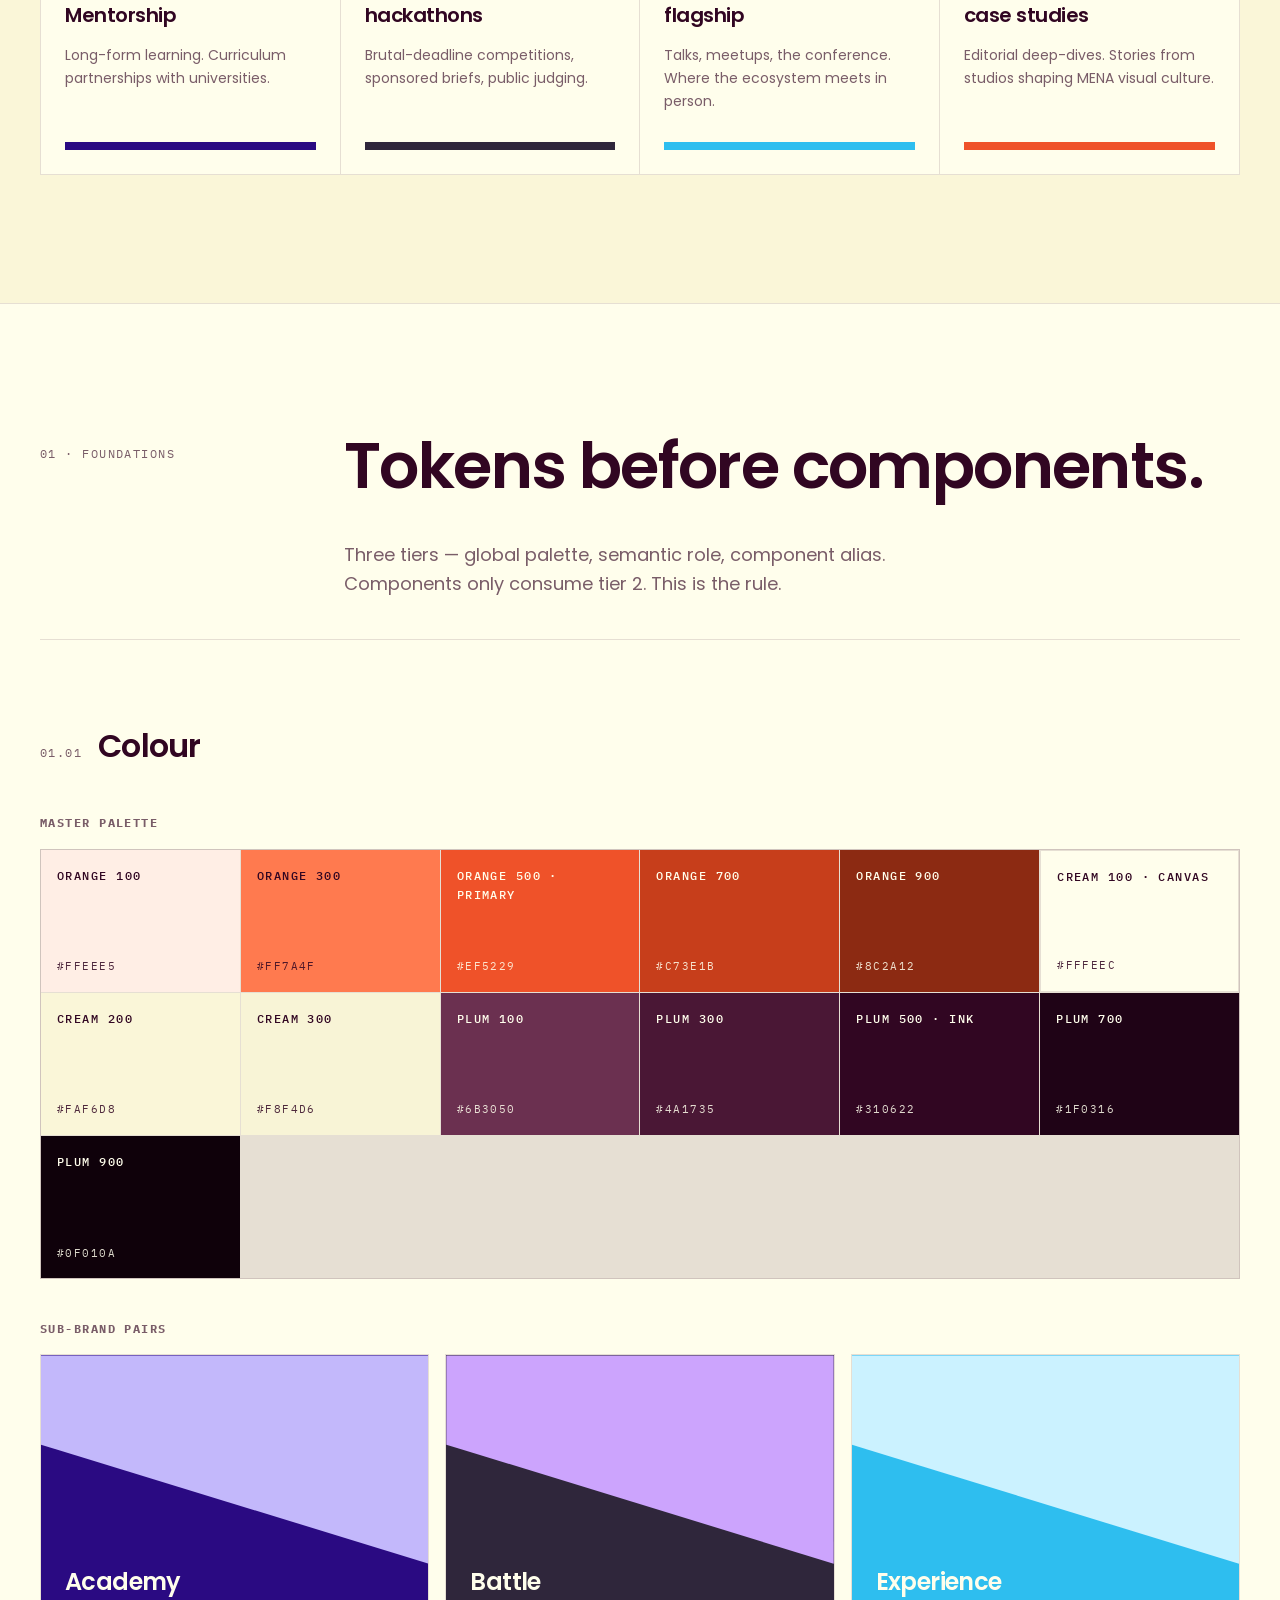
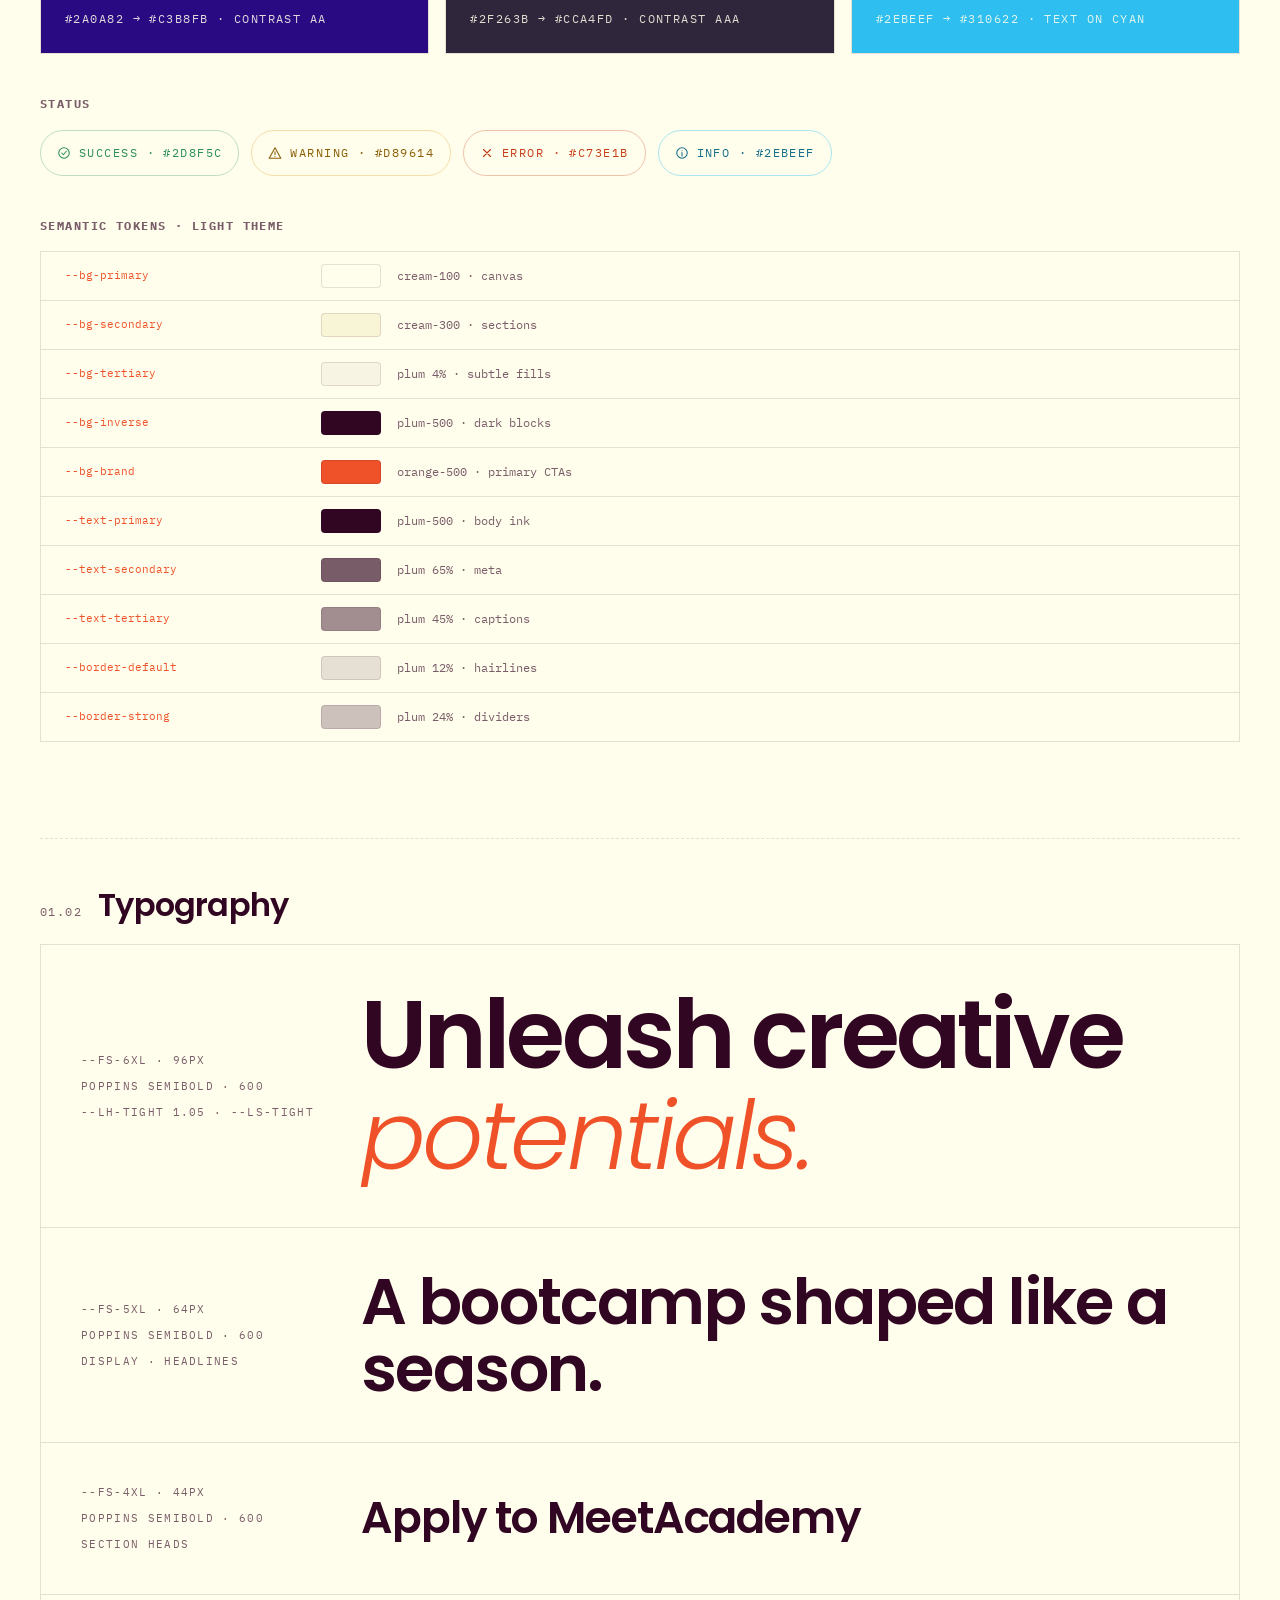
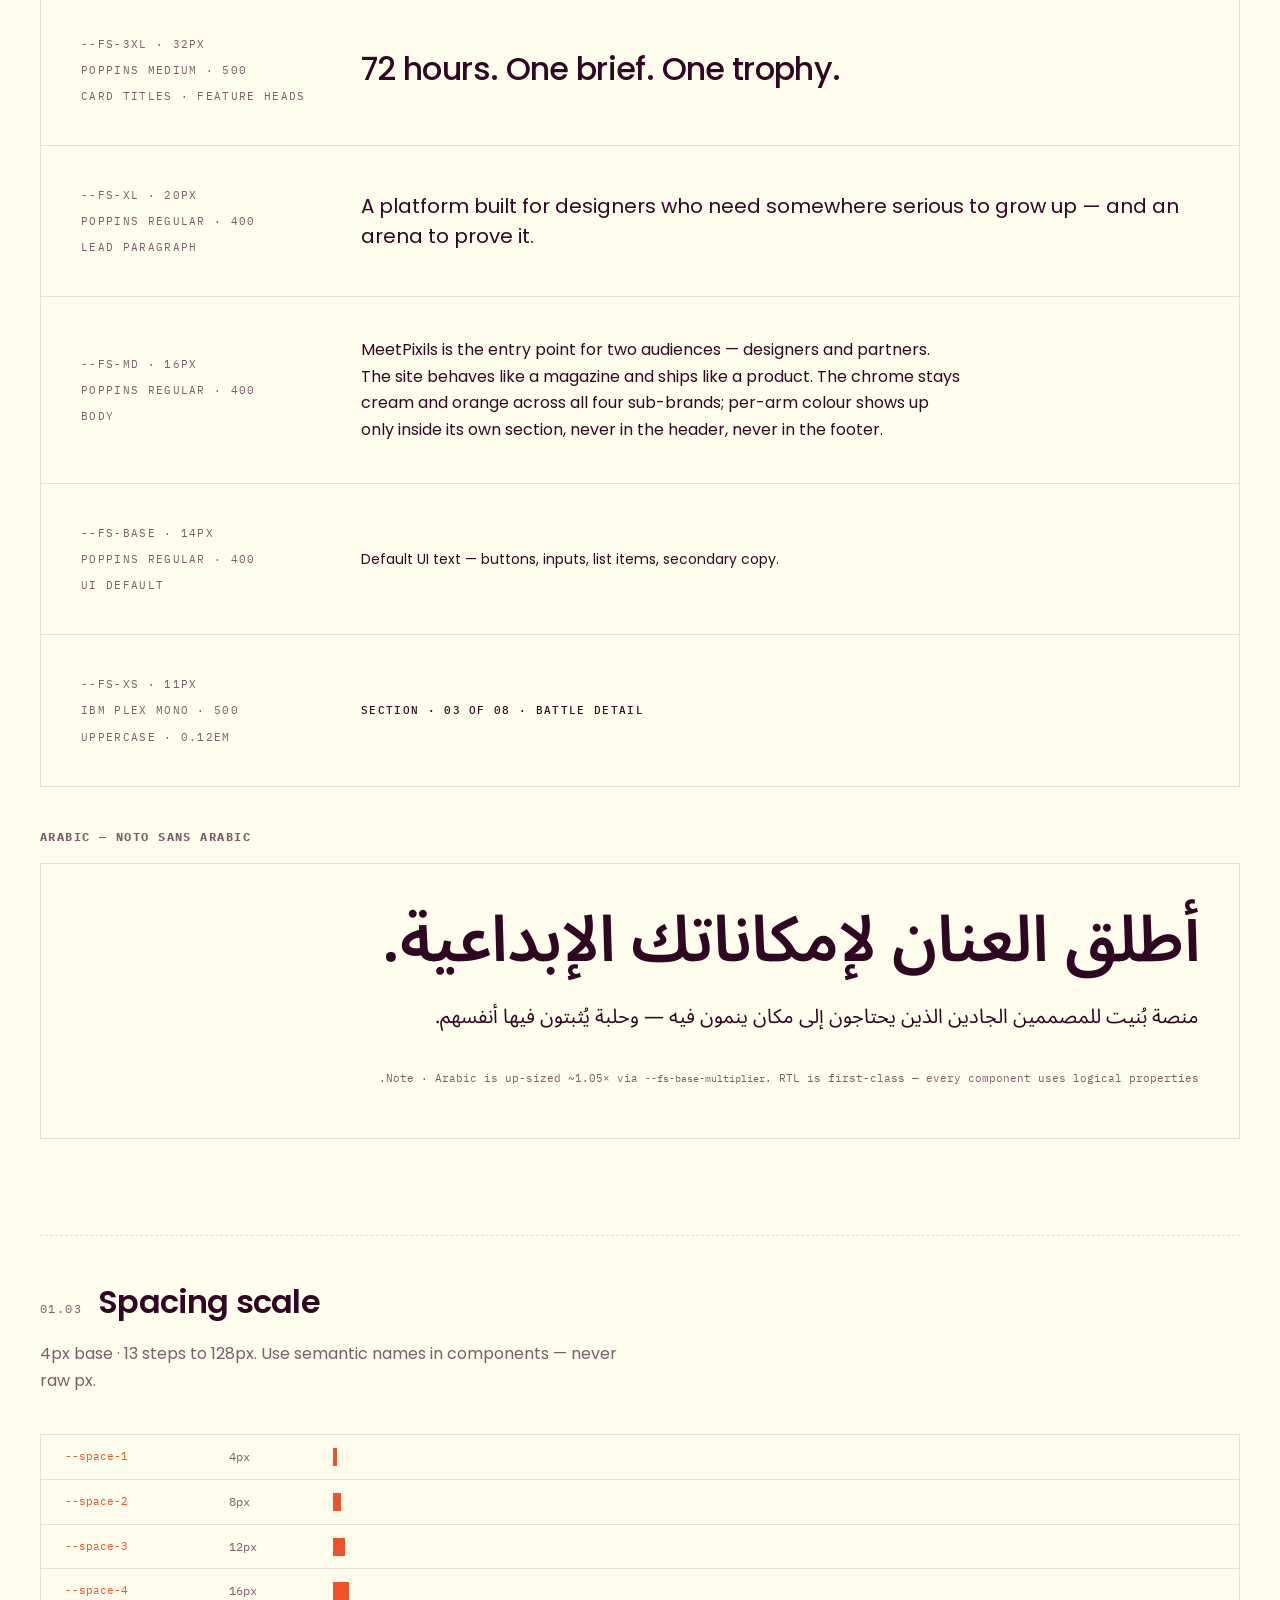
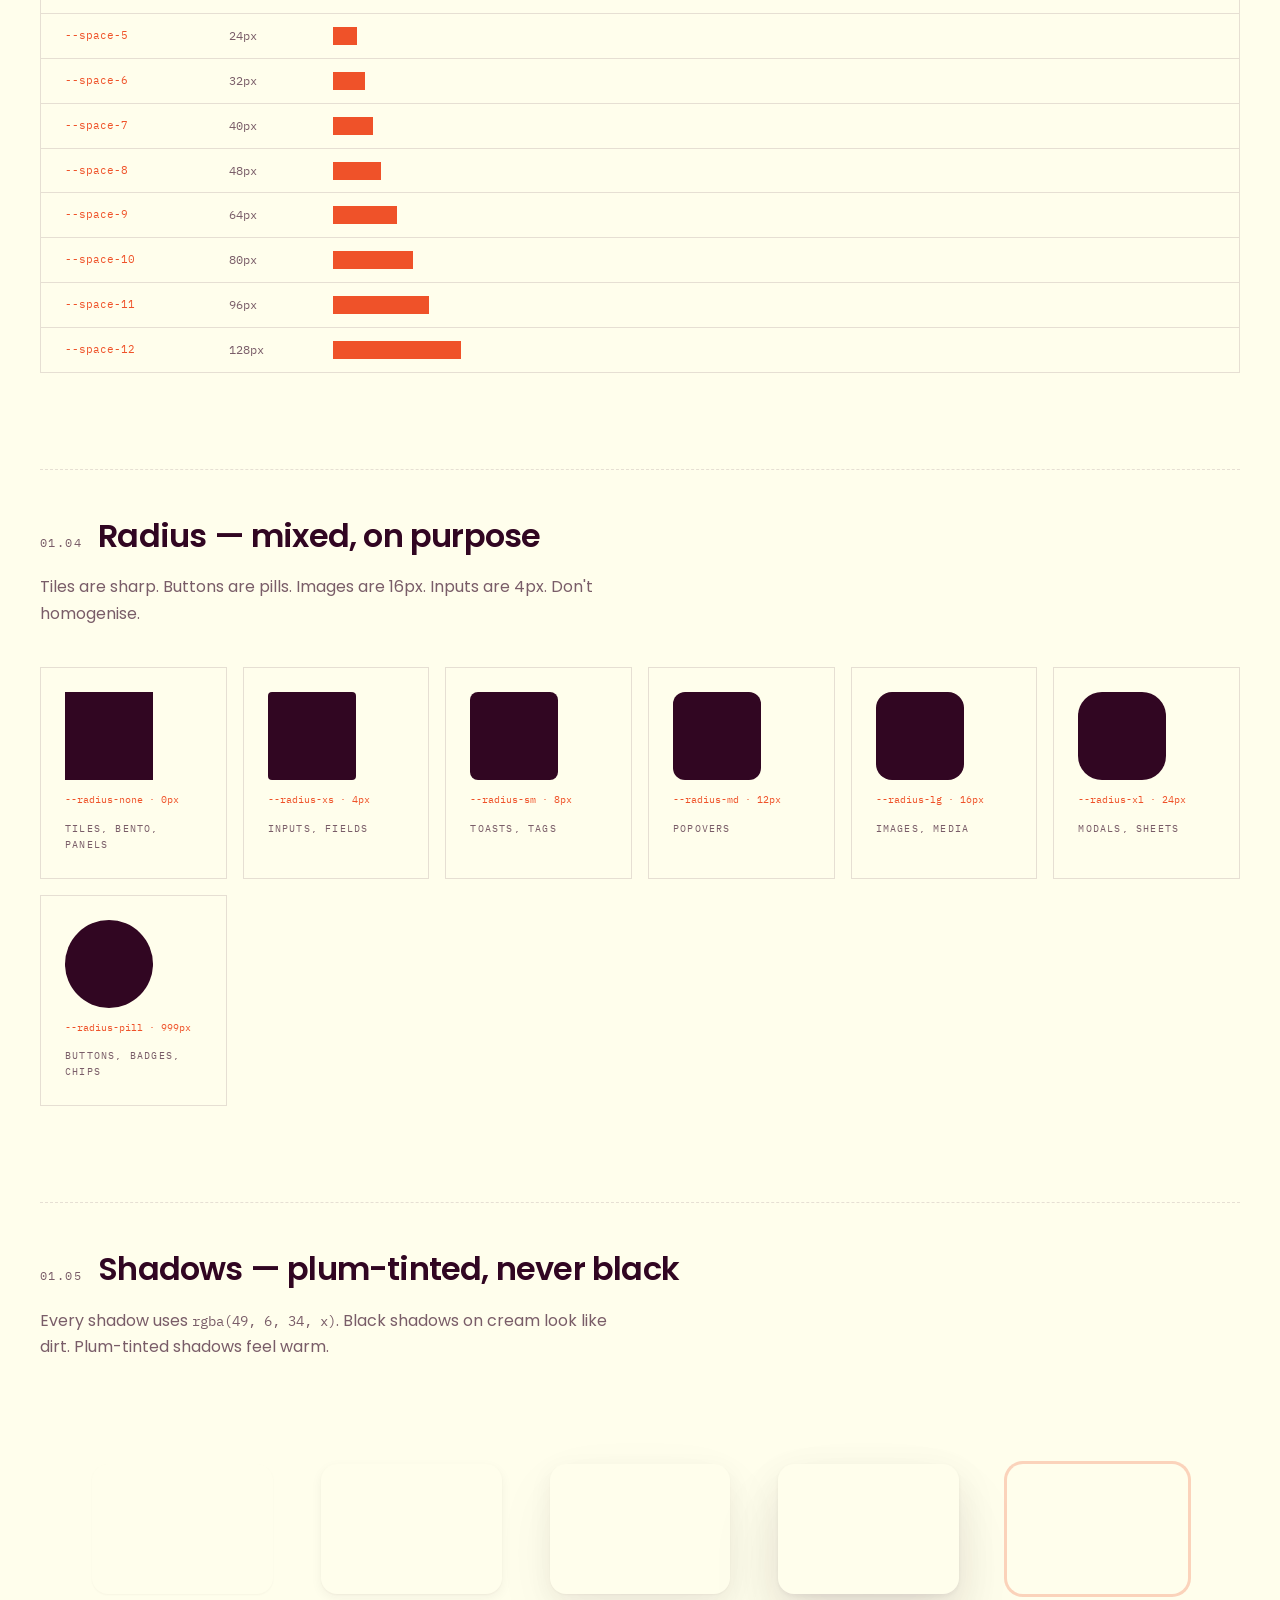
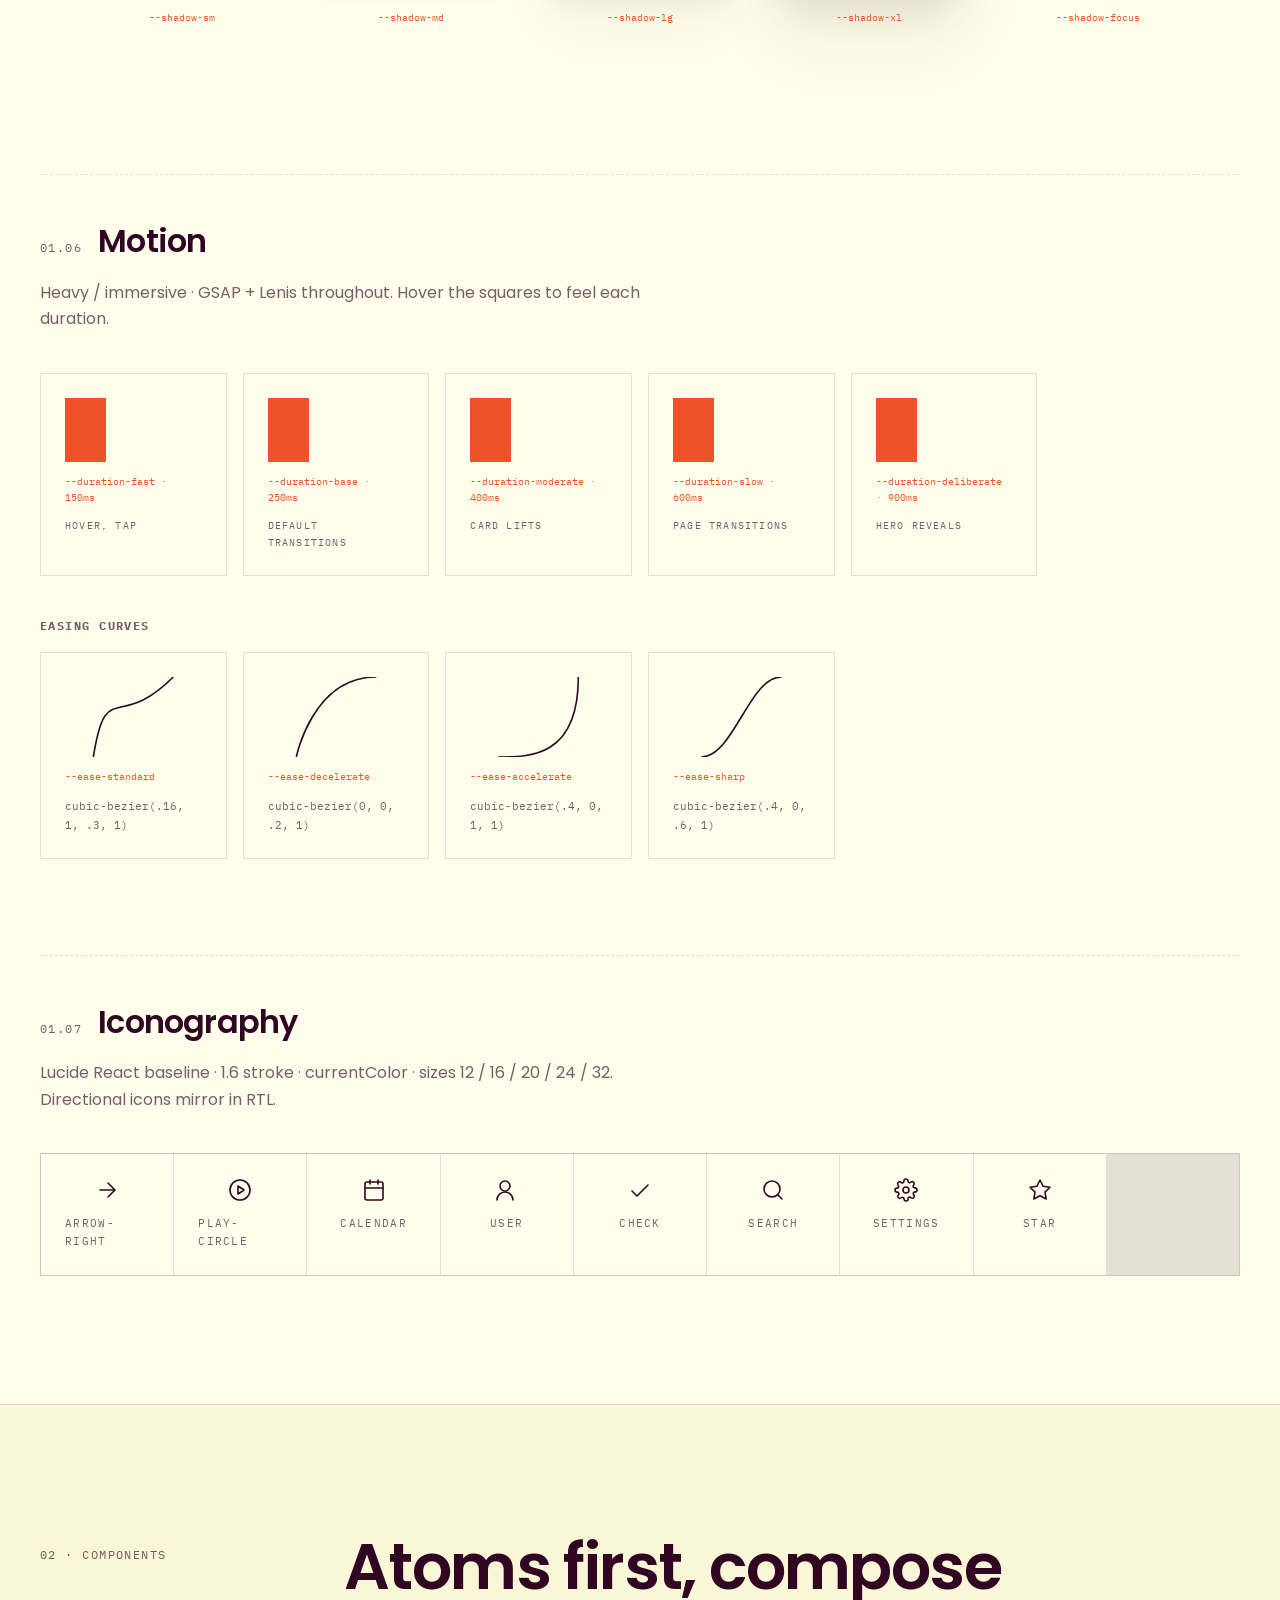
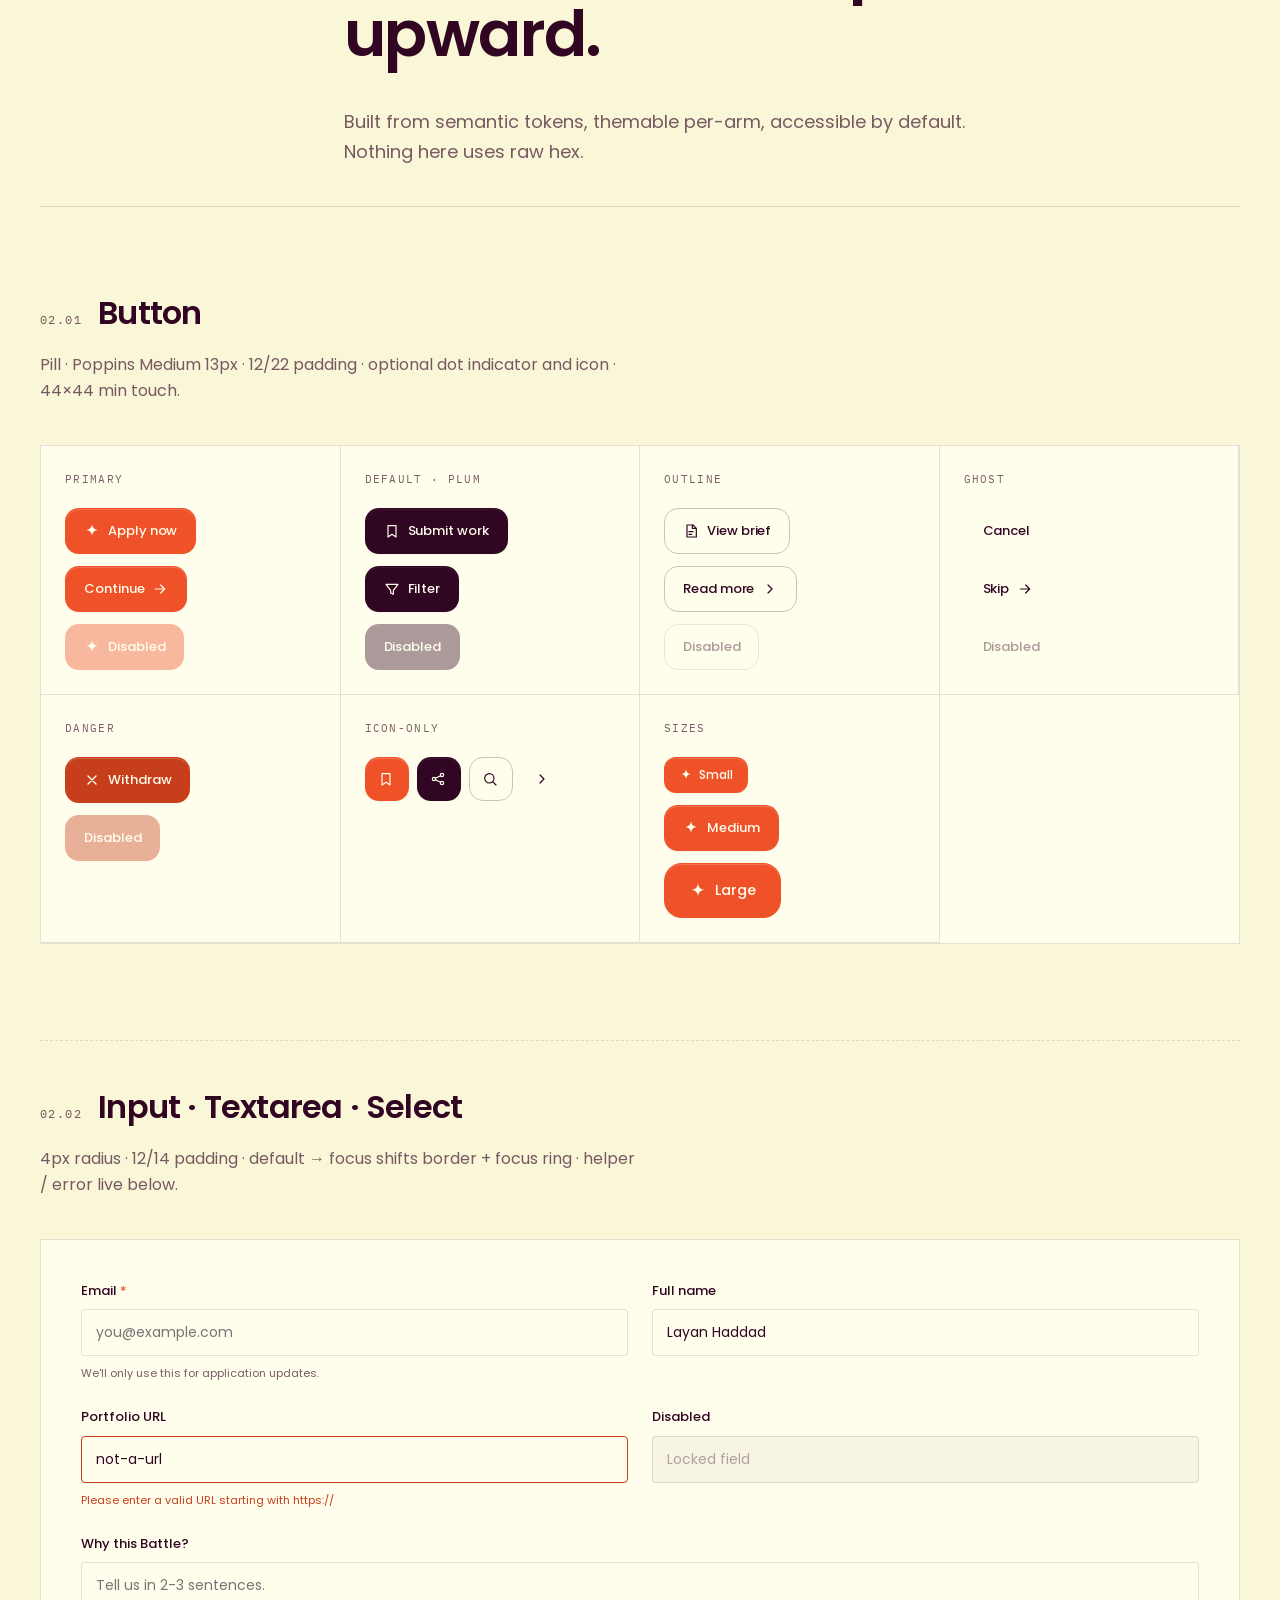
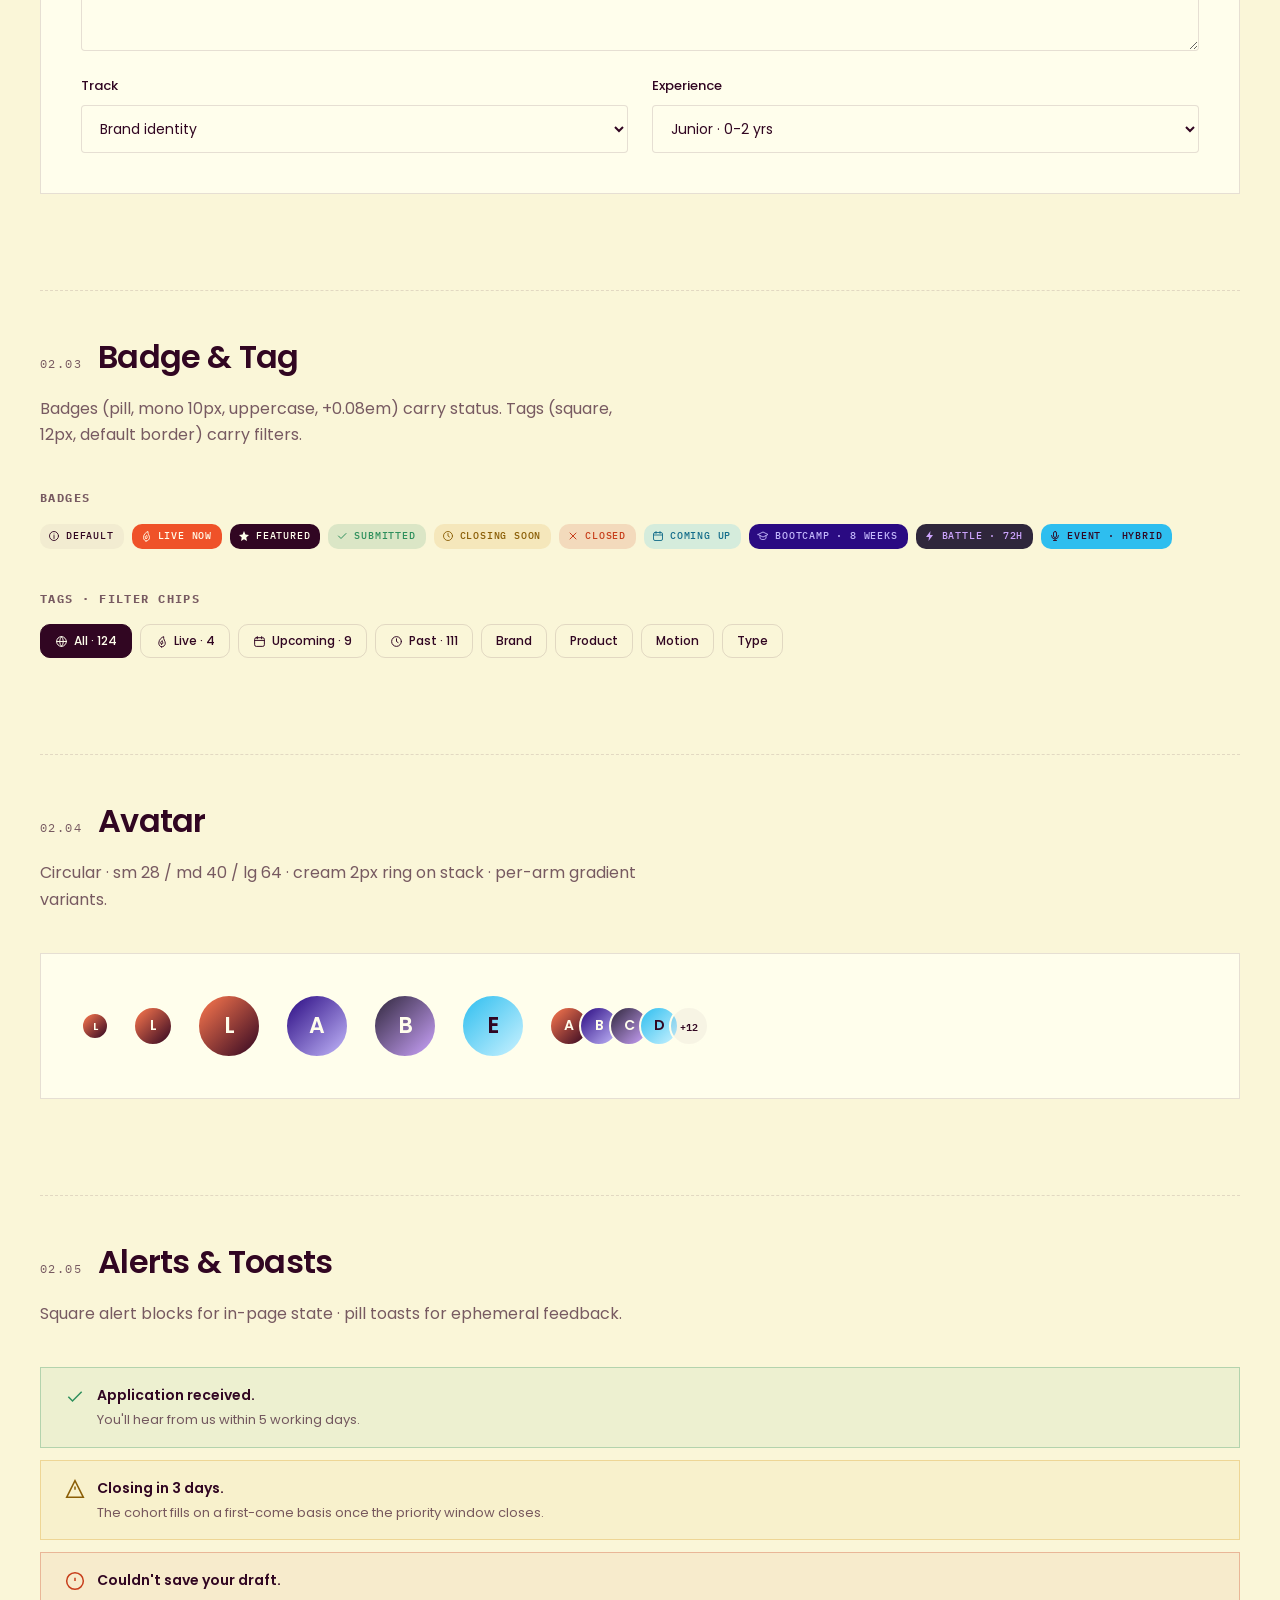
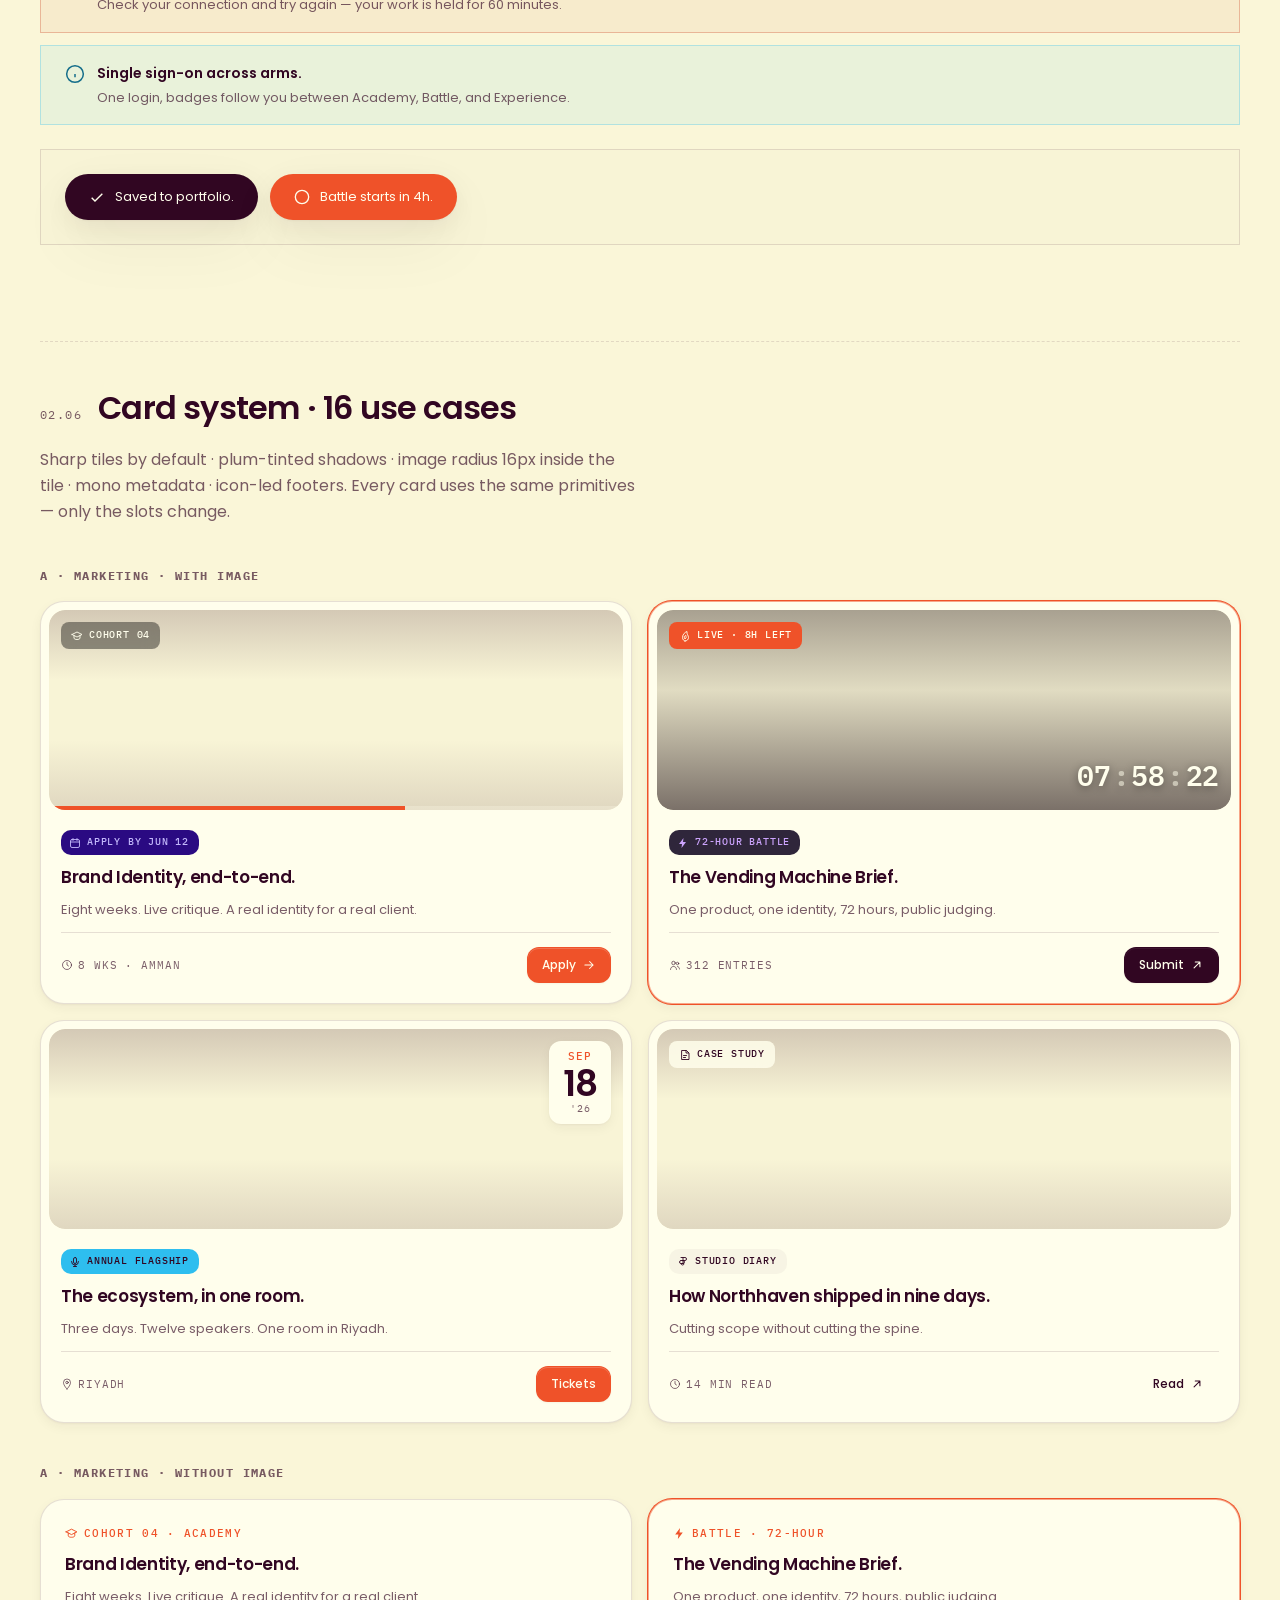
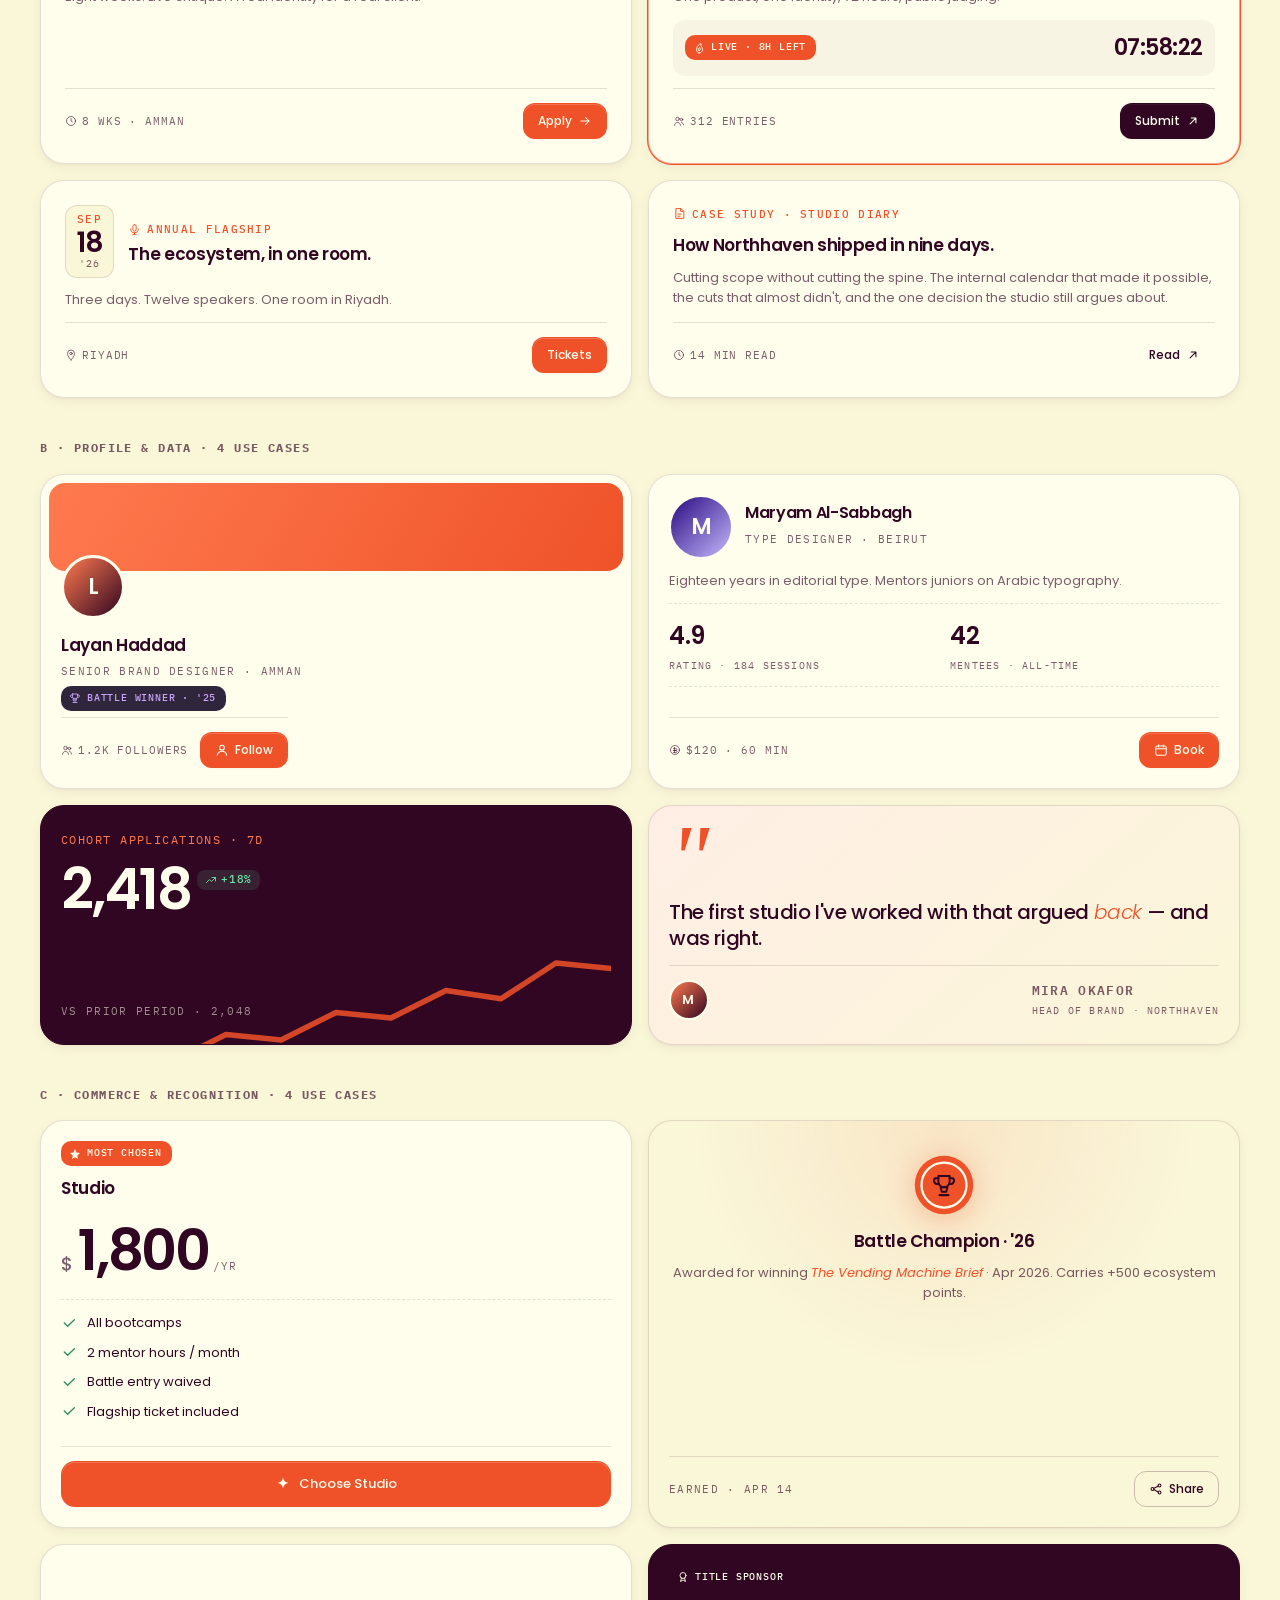
<file: system/index.html>
<!doctype html>
<html lang="en">
  <head>
    <meta charset="utf-8" />
    <meta name="viewport" content="width=device-width, initial-scale=1" />
    <title>MeetPixils · Design System v1.0</title>
    <meta name="description" content="The MeetPixils design system — tokens, components, patterns, motion, and theming for a creative ecosystem serving designers across MENA." />
    <link rel="preconnect" href="https://fonts.googleapis.com" />
    <link rel="preconnect" href="https://fonts.gstatic.com" crossorigin />
    <link rel="stylesheet" href="https://fonts.googleapis.com/css2?family=Poppins:wght@300;400;500;600;700;900&family=IBM+Plex+Mono:wght@400;500;600&family=Noto+Sans+Arabic:wght@400;500;600;700&display=swap" />
    <link rel="stylesheet" href="tokens.css" />
    <link rel="stylesheet" href="system.css" />
  </head>
  <body>
    <a href="#main" class="skip-link">Skip to content</a>

    <!-- ============== ICON LIBRARY (rounded · modern) ============== -->
    <svg width="0" height="0" style="position:absolute" aria-hidden="true">
      <defs>
        <symbol id="i-arrow-right" viewBox="0 0 24 24" fill="none" stroke="currentColor" stroke-width="1.8" stroke-linecap="round" stroke-linejoin="round"><path d="M5 12h14M13 6l6 6-6 6"/></symbol>
        <symbol id="i-arrow-up-right" viewBox="0 0 24 24" fill="none" stroke="currentColor" stroke-width="1.8" stroke-linecap="round" stroke-linejoin="round"><path d="M7 17L17 7M9 7h8v8"/></symbol>
        <symbol id="i-chevron-right" viewBox="0 0 24 24" fill="none" stroke="currentColor" stroke-width="1.8" stroke-linecap="round" stroke-linejoin="round"><path d="M9 6l6 6-6 6"/></symbol>
        <symbol id="i-check" viewBox="0 0 24 24" fill="none" stroke="currentColor" stroke-width="2" stroke-linecap="round" stroke-linejoin="round"><path d="M5 12l5 5L20 7"/></symbol>
        <symbol id="i-check-circle" viewBox="0 0 24 24" fill="none" stroke="currentColor" stroke-width="1.8" stroke-linecap="round" stroke-linejoin="round"><circle cx="12" cy="12" r="9"/><path d="M8 12l3 3 5-6"/></symbol>
        <symbol id="i-x" viewBox="0 0 24 24" fill="none" stroke="currentColor" stroke-width="2" stroke-linecap="round" stroke-linejoin="round"><path d="M6 6l12 12M18 6L6 18"/></symbol>
        <symbol id="i-spark" viewBox="0 0 24 24" fill="currentColor"><path d="M12 2c.6 5 3.4 7.8 8.4 8.4-5 .6-7.8 3.4-8.4 8.4-.6-5-3.4-7.8-8.4-8.4 5-.6 7.8-3.4 8.4-8.4z"/></symbol>
        <symbol id="i-flame" viewBox="0 0 24 24" fill="none" stroke="currentColor" stroke-width="1.8" stroke-linecap="round" stroke-linejoin="round"><path d="M12 22c4 0 7-3 7-7 0-4-4-7-3-12-3 1-9 5-9 12 0 4 3 7 5 7z"/><path d="M12 17c1.5 0 2.5-1 2.5-2.5 0-1.5-1.5-2.5-1-4-1 .5-3 2-3 4 0 1.5 1 2.5 1.5 2.5z"/></symbol>
        <symbol id="i-bolt" viewBox="0 0 24 24" fill="currentColor"><path d="M13 2L4 14h6l-1 8 9-12h-6l1-8z"/></symbol>
        <symbol id="i-play" viewBox="0 0 24 24" fill="currentColor"><path d="M8 5v14l11-7-11-7z"/></symbol>
        <symbol id="i-pause" viewBox="0 0 24 24" fill="none" stroke="currentColor" stroke-width="1.8" stroke-linecap="round"><path d="M8 5v14M16 5v14"/></symbol>
        <symbol id="i-cal" viewBox="0 0 24 24" fill="none" stroke="currentColor" stroke-width="1.8" stroke-linecap="round" stroke-linejoin="round"><rect x="3" y="5" width="18" height="16" rx="3"/><path d="M3 10h18M8 3v4M16 3v4"/></symbol>
        <symbol id="i-clock" viewBox="0 0 24 24" fill="none" stroke="currentColor" stroke-width="1.8" stroke-linecap="round" stroke-linejoin="round"><circle cx="12" cy="12" r="9"/><path d="M12 7v5l3 2"/></symbol>
        <symbol id="i-pin" viewBox="0 0 24 24" fill="none" stroke="currentColor" stroke-width="1.8" stroke-linecap="round" stroke-linejoin="round"><path d="M12 22s7-7 7-13a7 7 0 1 0-14 0c0 6 7 13 7 13z"/><circle cx="12" cy="9" r="2.5"/></symbol>
        <symbol id="i-users" viewBox="0 0 24 24" fill="none" stroke="currentColor" stroke-width="1.8" stroke-linecap="round" stroke-linejoin="round"><circle cx="9" cy="8" r="3.5"/><path d="M3 21c0-3.5 2.5-6 6-6s6 2.5 6 6"/><circle cx="17" cy="9" r="2.5"/><path d="M21 20c0-2.5-1.5-4.5-4-5"/></symbol>
        <symbol id="i-user" viewBox="0 0 24 24" fill="none" stroke="currentColor" stroke-width="1.8" stroke-linecap="round" stroke-linejoin="round"><circle cx="12" cy="8" r="4"/><path d="M4 21c0-4 4-7 8-7s8 3 8 7"/></symbol>
        <symbol id="i-bookmark" viewBox="0 0 24 24" fill="none" stroke="currentColor" stroke-width="1.8" stroke-linecap="round" stroke-linejoin="round"><path d="M6 4h12v17l-6-4-6 4z"/></symbol>
        <symbol id="i-heart" viewBox="0 0 24 24" fill="none" stroke="currentColor" stroke-width="1.8" stroke-linecap="round" stroke-linejoin="round"><path d="M12 20s-7-4.5-7-10a4.5 4.5 0 0 1 7-3.7A4.5 4.5 0 0 1 19 10c0 5.5-7 10-7 10z"/></symbol>
        <symbol id="i-star" viewBox="0 0 24 24" fill="currentColor"><path d="M12 2l2.9 6.9L22 10l-5.5 4.8L18 22l-6-3.5L6 22l1.5-7.2L2 10l7.1-1.1L12 2z"/></symbol>
        <symbol id="i-trophy" viewBox="0 0 24 24" fill="none" stroke="currentColor" stroke-width="1.8" stroke-linecap="round" stroke-linejoin="round"><path d="M7 4h10v5a5 5 0 0 1-10 0V4z"/><path d="M17 6h3a3 3 0 0 1-3 5M7 6H4a3 3 0 0 0 3 5"/><path d="M9 14h6l-1 4h-4z M8 21h8"/></symbol>
        <symbol id="i-award" viewBox="0 0 24 24" fill="none" stroke="currentColor" stroke-width="1.8" stroke-linecap="round" stroke-linejoin="round"><circle cx="12" cy="9" r="6"/><path d="M9 14l-2 7 5-3 5 3-2-7"/></symbol>
        <symbol id="i-info" viewBox="0 0 24 24" fill="none" stroke="currentColor" stroke-width="1.8" stroke-linecap="round" stroke-linejoin="round"><circle cx="12" cy="12" r="9"/><path d="M12 11v6M12 8h.01"/></symbol>
        <symbol id="i-alert" viewBox="0 0 24 24" fill="none" stroke="currentColor" stroke-width="1.8" stroke-linecap="round" stroke-linejoin="round"><path d="M12 3l10 18H2L12 3z"/><path d="M12 10v5M12 18h.01"/></symbol>
        <symbol id="i-download" viewBox="0 0 24 24" fill="none" stroke="currentColor" stroke-width="1.8" stroke-linecap="round" stroke-linejoin="round"><path d="M12 4v12M7 12l5 5 5-5M4 21h16"/></symbol>
        <symbol id="i-share" viewBox="0 0 24 24" fill="none" stroke="currentColor" stroke-width="1.8" stroke-linecap="round" stroke-linejoin="round"><circle cx="6" cy="12" r="2.5"/><circle cx="18" cy="6" r="2.5"/><circle cx="18" cy="18" r="2.5"/><path d="M8 11l8-4M8 13l8 4"/></symbol>
        <symbol id="i-sparkles" viewBox="0 0 24 24" fill="none" stroke="currentColor" stroke-width="1.8" stroke-linecap="round" stroke-linejoin="round"><path d="M12 3v4M12 17v4M5 10h4M15 10h4M7 5l2 2M15 15l2 2M17 5l-2 2M9 15l-2 2"/></symbol>
        <symbol id="i-graduation" viewBox="0 0 24 24" fill="none" stroke="currentColor" stroke-width="1.8" stroke-linecap="round" stroke-linejoin="round"><path d="M2 9l10-5 10 5-10 5L2 9z"/><path d="M6 11v5c0 2 3 3 6 3s6-1 6-3v-5"/></symbol>
        <symbol id="i-mic" viewBox="0 0 24 24" fill="none" stroke="currentColor" stroke-width="1.8" stroke-linecap="round" stroke-linejoin="round"><rect x="9" y="3" width="6" height="12" rx="3"/><path d="M5 11a7 7 0 0 0 14 0M12 18v3M9 21h6"/></symbol>
        <symbol id="i-target" viewBox="0 0 24 24" fill="none" stroke="currentColor" stroke-width="1.8" stroke-linecap="round" stroke-linejoin="round"><circle cx="12" cy="12" r="9"/><circle cx="12" cy="12" r="5"/><circle cx="12" cy="12" r="1.5" fill="currentColor"/></symbol>
        <symbol id="i-globe" viewBox="0 0 24 24" fill="none" stroke="currentColor" stroke-width="1.8" stroke-linecap="round" stroke-linejoin="round"><circle cx="12" cy="12" r="9"/><path d="M3 12h18M12 3a13 13 0 0 1 0 18M12 3a13 13 0 0 0 0 18"/></symbol>
        <symbol id="i-search" viewBox="0 0 24 24" fill="none" stroke="currentColor" stroke-width="1.8" stroke-linecap="round" stroke-linejoin="round"><circle cx="11" cy="11" r="7"/><path d="M21 21l-5-5"/></symbol>
        <symbol id="i-filter" viewBox="0 0 24 24" fill="none" stroke="currentColor" stroke-width="1.8" stroke-linecap="round" stroke-linejoin="round"><path d="M3 5h18l-7 9v6l-4-2v-4L3 5z"/></symbol>
        <symbol id="i-trend-up" viewBox="0 0 24 24" fill="none" stroke="currentColor" stroke-width="1.8" stroke-linecap="round" stroke-linejoin="round"><path d="M3 17l6-6 4 4 8-8"/><path d="M14 7h7v7"/></symbol>
        <symbol id="i-doc" viewBox="0 0 24 24" fill="none" stroke="currentColor" stroke-width="1.8" stroke-linecap="round" stroke-linejoin="round"><path d="M6 3h9l5 5v13H6z"/><path d="M14 3v5h5M9 13h6M9 17h4"/></symbol>
        <symbol id="i-figma" viewBox="0 0 24 24" fill="none" stroke="currentColor" stroke-width="1.8" stroke-linecap="round" stroke-linejoin="round"><path d="M8 3h8a3 3 0 0 1 0 6h-4M12 3v6M8 9h4M8 9a3 3 0 0 0 0 6h4M12 9v6M12 15a3 3 0 1 0 0-6M8 15a3 3 0 0 0 3 3v0a3 3 0 0 0 3-3v0"/></symbol>
        <symbol id="i-link" viewBox="0 0 24 24" fill="none" stroke="currentColor" stroke-width="1.8" stroke-linecap="round" stroke-linejoin="round"><path d="M10 14a4 4 0 0 0 5.6 0l3-3a4 4 0 0 0-5.6-5.6l-1.5 1.5"/><path d="M14 10a4 4 0 0 0-5.6 0l-3 3a4 4 0 0 0 5.6 5.6l1.5-1.5"/></symbol>
        <symbol id="i-coin" viewBox="0 0 24 24" fill="none" stroke="currentColor" stroke-width="1.8" stroke-linecap="round" stroke-linejoin="round"><circle cx="12" cy="12" r="9"/><path d="M9 9h4.5a2 2 0 0 1 0 4H9M9 13h5a2 2 0 0 1 0 4H9M11 7v10"/></symbol>
        <symbol id="i-circle-dot" viewBox="0 0 12 12" fill="currentColor"><circle cx="6" cy="6" r="3"/></symbol>
      </defs>
    </svg>

    <!-- ============== HEADER ============== -->
    <header class="topbar">
      <a class="brand" href="../index.html">
        <span class="brand-mark" aria-hidden="true">✱</span>
        <span class="brand-name">MeetPixils</span>
        <span class="brand-divider" aria-hidden="true">/</span>
        <span class="brand-section">Design System</span>
      </a>
      <nav class="topbar-nav" aria-label="Section">
        <a href="#foundations">Foundations</a>
        <a href="#components">Components</a>
        <a href="#patterns">Patterns</a>
        <a href="#theming">Theming</a>
        <a href="#a11y">A11y</a>
      </nav>
      <div class="topbar-meta">
        <span class="kbd">v1.0</span>
        <span class="kbd kbd-mono">EN · AR</span>
      </div>
    </header>

    <main id="main">
      <!-- ============== HERO ============== -->
      <section class="hero">
        <aside class="hero-meta">
          <span class="overline">Design System · v1.0 · Apr 2026</span>
          <ul class="hero-stats">
            <li><strong>52</strong> routes</li>
            <li><strong>4</strong> sub-brands</li>
            <li><strong>2</strong> languages</li>
            <li><strong>7</strong> token tiers</li>
          </ul>
        </aside>
        <h1 class="hero-title">
          A design quarterly<br/>
          that scrolls<br/>
          like a <em>product film.</em>
        </h1>
        <p class="hero-sub">
          MeetPixils is a creative ecosystem for designers across MENA — Academy, Battle, Experience, Brands. This is the system that holds it together: tokens, components, motion, voice, and the rules for how cream, plum, and orange behave under pressure.
        </p>
        <div class="hero-cta">
          <a href="#foundations" class="btn btn-primary">
            <svg class="ico"><use href="#i-spark"/></svg>
            Start with foundations
          </a>
          <a href="#components" class="btn btn-default">
            Jump to components
            <svg class="ico"><use href="#i-arrow-right"/></svg>
          </a>
        </div>

        <!-- floating spec stamps -->
        <span class="stamp stamp-1">Cream <code>#FFFEEC</code></span>
        <span class="stamp stamp-2">Plum <code>#310622</code></span>
        <span class="stamp stamp-3">Orange <code>#EF5229</code></span>
        <span class="stamp stamp-4">Mixed radius</span>
      </section>

      <!-- ============== ECOSYSTEM ============== -->
      <section class="band band-cream" id="ecosystem">
        <header class="section-head">
          <span class="num">00 · The ecosystem</span>
          <h2>One brand, four arms.</h2>
          <p>The chrome stays cream and orange. Each arm carries its own primary inside its section — never outside.</p>
        </header>

        <div class="arms">
          <article class="arm" data-theme="academy">
            <header><span class="arm-tag">Academy</span><span class="arm-pri">#2A0A82</span></header>
            <h3>Bootcamps · Workshops · Mentorship</h3>
            <p>Long-form learning. Curriculum partnerships with universities.</p>
            <div class="arm-swatch"></div>
          </article>
          <article class="arm" data-theme="battle">
            <header><span class="arm-tag">Battle</span><span class="arm-pri">#2F263B</span></header>
            <h3>72-hour design hackathons</h3>
            <p>Brutal-deadline competitions, sponsored briefs, public judging.</p>
            <div class="arm-swatch"></div>
          </article>
          <article class="arm" data-theme="experience">
            <header><span class="arm-tag">Experience</span><span class="arm-pri">#2EBEEF</span></header>
            <h3>Events &amp; the annual flagship</h3>
            <p>Talks, meetups, the conference. Where the ecosystem meets in person.</p>
            <div class="arm-swatch"></div>
          </article>
          <article class="arm">
            <header><span class="arm-tag">Brands</span><span class="arm-pri">#310622</span></header>
            <h3>Branding community + case studies</h3>
            <p>Editorial deep-dives. Stories from studios shaping MENA visual culture.</p>
            <div class="arm-swatch"></div>
          </article>
        </div>
      </section>

      <!-- ============== FOUNDATIONS ============== -->
      <section class="band" id="foundations">
        <header class="section-head">
          <span class="num">01 · Foundations</span>
          <h2>Tokens before components.</h2>
          <p>Three tiers — global palette, semantic role, component alias. Components only consume tier 2. This is the rule.</p>
        </header>

        <!-- COLOUR -->
        <section class="sub" id="color">
          <h3 class="sub-title"><span>01.01</span> Colour</h3>

          <h4 class="row-title">Master palette</h4>
          <div class="swatch-grid">
            <div class="swatch" style="background:#FFEEE5;color:#310622"><span class="sw-name">Orange 100</span><span class="sw-hex">#FFEEE5</span></div>
            <div class="swatch" style="background:#FF7A4F;color:#310622"><span class="sw-name">Orange 300</span><span class="sw-hex">#FF7A4F</span></div>
            <div class="swatch" style="background:#EF5229;color:#FFFEEC"><span class="sw-name">Orange 500 · Primary</span><span class="sw-hex">#EF5229</span></div>
            <div class="swatch" style="background:#C73E1B;color:#FFFEEC"><span class="sw-name">Orange 700</span><span class="sw-hex">#C73E1B</span></div>
            <div class="swatch" style="background:#8C2A12;color:#FFFEEC"><span class="sw-name">Orange 900</span><span class="sw-hex">#8C2A12</span></div>
            <div class="swatch" style="background:#FFFEEC;color:#310622;border:1px solid var(--border-default)"><span class="sw-name">Cream 100 · Canvas</span><span class="sw-hex">#FFFEEC</span></div>
            <div class="swatch" style="background:#FAF6D8;color:#310622"><span class="sw-name">Cream 200</span><span class="sw-hex">#FAF6D8</span></div>
            <div class="swatch" style="background:#F8F4D6;color:#310622"><span class="sw-name">Cream 300</span><span class="sw-hex">#F8F4D6</span></div>
            <div class="swatch" style="background:#6B3050;color:#FFFEEC"><span class="sw-name">Plum 100</span><span class="sw-hex">#6B3050</span></div>
            <div class="swatch" style="background:#4A1735;color:#FFFEEC"><span class="sw-name">Plum 300</span><span class="sw-hex">#4A1735</span></div>
            <div class="swatch" style="background:#310622;color:#FFFEEC"><span class="sw-name">Plum 500 · Ink</span><span class="sw-hex">#310622</span></div>
            <div class="swatch" style="background:#1F0316;color:#FFFEEC"><span class="sw-name">Plum 700</span><span class="sw-hex">#1F0316</span></div>
            <div class="swatch" style="background:#0F010A;color:#FFFEEC"><span class="sw-name">Plum 900</span><span class="sw-hex">#0F010A</span></div>
          </div>

          <h4 class="row-title">Sub-brand pairs</h4>
          <div class="brand-pairs">
            <div class="pair" style="--p:#2A0A82;--s:#C3B8FB">
              <span class="pair-bg"></span><span class="pair-fg"></span>
              <strong>Academy</strong>
              <span class="pair-meta">#2A0A82 → #C3B8FB · contrast AA</span>
            </div>
            <div class="pair" style="--p:#2F263B;--s:#CCA4FD">
              <span class="pair-bg"></span><span class="pair-fg"></span>
              <strong>Battle</strong>
              <span class="pair-meta">#2F263B → #CCA4FD · contrast AAA</span>
            </div>
            <div class="pair" style="--p:#2EBEEF;--s:#CBF2FF">
              <span class="pair-bg"></span><span class="pair-fg"></span>
              <strong>Experience</strong>
              <span class="pair-meta">#2EBEEF → #310622 · text on cyan</span>
            </div>
          </div>

          <h4 class="row-title">Status</h4>
          <div class="status-row">
            <div class="status s-success"><svg class="ico"><use href="#i-check-circle"/></svg>Success · #2D8F5C</div>
            <div class="status s-warning"><svg class="ico"><use href="#i-alert"/></svg>Warning · #D89614</div>
            <div class="status s-error"><svg class="ico"><use href="#i-x"/></svg>Error · #C73E1B</div>
            <div class="status s-info"><svg class="ico"><use href="#i-info"/></svg>Info · #2EBEEF</div>
          </div>

          <h4 class="row-title">Semantic tokens · Light theme</h4>
          <div class="tokens-table">
            <div class="tt-row"><code>--bg-primary</code><span class="tt-prev" style="background:var(--color-cream-100)"></span><span class="tt-val">cream-100 · canvas</span></div>
            <div class="tt-row"><code>--bg-secondary</code><span class="tt-prev" style="background:var(--color-cream-300)"></span><span class="tt-val">cream-300 · sections</span></div>
            <div class="tt-row"><code>--bg-tertiary</code><span class="tt-prev" style="background:rgba(49,6,34,.04)"></span><span class="tt-val">plum 4% · subtle fills</span></div>
            <div class="tt-row"><code>--bg-inverse</code><span class="tt-prev" style="background:var(--color-plum-500)"></span><span class="tt-val">plum-500 · dark blocks</span></div>
            <div class="tt-row"><code>--bg-brand</code><span class="tt-prev" style="background:var(--color-orange-500)"></span><span class="tt-val">orange-500 · primary CTAs</span></div>
            <div class="tt-row"><code>--text-primary</code><span class="tt-prev" style="background:var(--color-plum-500)"></span><span class="tt-val">plum-500 · body ink</span></div>
            <div class="tt-row"><code>--text-secondary</code><span class="tt-prev" style="background:rgba(49,6,34,.65)"></span><span class="tt-val">plum 65% · meta</span></div>
            <div class="tt-row"><code>--text-tertiary</code><span class="tt-prev" style="background:rgba(49,6,34,.45)"></span><span class="tt-val">plum 45% · captions</span></div>
            <div class="tt-row"><code>--border-default</code><span class="tt-prev" style="background:rgba(49,6,34,.12)"></span><span class="tt-val">plum 12% · hairlines</span></div>
            <div class="tt-row"><code>--border-strong</code><span class="tt-prev" style="background:rgba(49,6,34,.24)"></span><span class="tt-val">plum 24% · dividers</span></div>
          </div>
        </section>

        <!-- TYPOGRAPHY -->
        <section class="sub" id="type">
          <h3 class="sub-title"><span>01.02</span> Typography</h3>

          <div class="type-stack">
            <div class="type-row">
              <div class="type-meta">
                <span class="mono">--fs-6xl · 96px</span>
                <span class="mono">Poppins SemiBold · 600</span>
                <span class="mono">--lh-tight 1.05 · --ls-tight</span>
              </div>
              <div class="type-sample" style="font-size:96px;font-weight:600;letter-spacing:-.04em;line-height:1.05">Unleash creative <em>potentials.</em></div>
            </div>
            <div class="type-row">
              <div class="type-meta">
                <span class="mono">--fs-5xl · 64px</span>
                <span class="mono">Poppins SemiBold · 600</span>
                <span class="mono">Display · headlines</span>
              </div>
              <div class="type-sample" style="font-size:64px;font-weight:600;letter-spacing:-.025em;line-height:1.05">A bootcamp shaped like a season.</div>
            </div>
            <div class="type-row">
              <div class="type-meta">
                <span class="mono">--fs-4xl · 44px</span>
                <span class="mono">Poppins SemiBold · 600</span>
                <span class="mono">Section heads</span>
              </div>
              <div class="type-sample" style="font-size:44px;font-weight:600;letter-spacing:-.025em;line-height:1.1">Apply to MeetAcademy</div>
            </div>
            <div class="type-row">
              <div class="type-meta">
                <span class="mono">--fs-3xl · 32px</span>
                <span class="mono">Poppins Medium · 500</span>
                <span class="mono">Card titles · feature heads</span>
              </div>
              <div class="type-sample" style="font-size:32px;font-weight:500;letter-spacing:-.02em;line-height:1.15">72 hours. One brief. One trophy.</div>
            </div>
            <div class="type-row">
              <div class="type-meta">
                <span class="mono">--fs-xl · 20px</span>
                <span class="mono">Poppins Regular · 400</span>
                <span class="mono">Lead paragraph</span>
              </div>
              <div class="type-sample" style="font-size:20px;font-weight:400;line-height:1.5">A platform built for designers who need somewhere serious to grow up — and an arena to prove it.</div>
            </div>
            <div class="type-row">
              <div class="type-meta">
                <span class="mono">--fs-md · 16px</span>
                <span class="mono">Poppins Regular · 400</span>
                <span class="mono">Body</span>
              </div>
              <div class="type-sample" style="font-size:16px;font-weight:400;line-height:1.65;max-width:60ch">MeetPixils is the entry point for two audiences — designers and partners. The site behaves like a magazine and ships like a product. The chrome stays cream and orange across all four sub-brands; per-arm colour shows up only inside its own section, never in the header, never in the footer.</div>
            </div>
            <div class="type-row">
              <div class="type-meta">
                <span class="mono">--fs-base · 14px</span>
                <span class="mono">Poppins Regular · 400</span>
                <span class="mono">UI default</span>
              </div>
              <div class="type-sample" style="font-size:14px;font-weight:400;line-height:1.5">Default UI text — buttons, inputs, list items, secondary copy.</div>
            </div>
            <div class="type-row">
              <div class="type-meta">
                <span class="mono">--fs-xs · 11px</span>
                <span class="mono">IBM Plex Mono · 500</span>
                <span class="mono">Uppercase · 0.12em</span>
              </div>
              <div class="type-sample mono" style="font-size:11px;font-weight:500;text-transform:uppercase;letter-spacing:.12em">Section · 03 of 08 · Battle Detail</div>
            </div>
          </div>

          <h4 class="row-title">Arabic — Noto Sans Arabic</h4>
          <div class="arabic-stack" dir="rtl">
            <p class="arabic" style="font-size:64px;font-weight:600;line-height:1.15">أطلق العنان لإمكاناتك الإبداعية.</p>
            <p class="arabic" style="font-size:20px;font-weight:400;line-height:1.65">منصة بُنيت للمصممين الجادين الذين يحتاجون إلى مكان ينمون فيه — وحلبة يُثبتون فيها أنفسهم.</p>
            <p class="mono small">Note · Arabic is up-sized ~1.05× via <code>--fs-base-multiplier</code>. RTL is first-class — every component uses logical properties.</p>
          </div>
        </section>

        <!-- SPACING -->
        <section class="sub" id="space">
          <h3 class="sub-title"><span>01.03</span> Spacing scale</h3>
          <p class="lede">4px base · 13 steps to 128px. Use semantic names in components — never raw px.</p>
          <div class="space-grid">
            <div class="space-row"><code>--space-1</code><span class="space-px">4px</span><span class="space-bar" style="width:4px"></span></div>
            <div class="space-row"><code>--space-2</code><span class="space-px">8px</span><span class="space-bar" style="width:8px"></span></div>
            <div class="space-row"><code>--space-3</code><span class="space-px">12px</span><span class="space-bar" style="width:12px"></span></div>
            <div class="space-row"><code>--space-4</code><span class="space-px">16px</span><span class="space-bar" style="width:16px"></span></div>
            <div class="space-row"><code>--space-5</code><span class="space-px">24px</span><span class="space-bar" style="width:24px"></span></div>
            <div class="space-row"><code>--space-6</code><span class="space-px">32px</span><span class="space-bar" style="width:32px"></span></div>
            <div class="space-row"><code>--space-7</code><span class="space-px">40px</span><span class="space-bar" style="width:40px"></span></div>
            <div class="space-row"><code>--space-8</code><span class="space-px">48px</span><span class="space-bar" style="width:48px"></span></div>
            <div class="space-row"><code>--space-9</code><span class="space-px">64px</span><span class="space-bar" style="width:64px"></span></div>
            <div class="space-row"><code>--space-10</code><span class="space-px">80px</span><span class="space-bar" style="width:80px"></span></div>
            <div class="space-row"><code>--space-11</code><span class="space-px">96px</span><span class="space-bar" style="width:96px"></span></div>
            <div class="space-row"><code>--space-12</code><span class="space-px">128px</span><span class="space-bar" style="width:128px"></span></div>
          </div>
        </section>

        <!-- RADIUS -->
        <section class="sub" id="radius">
          <h3 class="sub-title"><span>01.04</span> Radius — mixed, on purpose</h3>
          <p class="lede">Tiles are sharp. Buttons are pills. Images are 16px. Inputs are 4px. Don't homogenise.</p>
          <div class="radius-grid">
            <div class="radius-card"><div class="rdemo" style="border-radius:0"></div><code>--radius-none · 0px</code><span>Tiles, bento, panels</span></div>
            <div class="radius-card"><div class="rdemo" style="border-radius:4px"></div><code>--radius-xs · 4px</code><span>Inputs, fields</span></div>
            <div class="radius-card"><div class="rdemo" style="border-radius:8px"></div><code>--radius-sm · 8px</code><span>Toasts, tags</span></div>
            <div class="radius-card"><div class="rdemo" style="border-radius:12px"></div><code>--radius-md · 12px</code><span>Popovers</span></div>
            <div class="radius-card"><div class="rdemo" style="border-radius:16px"></div><code>--radius-lg · 16px</code><span>Images, media</span></div>
            <div class="radius-card"><div class="rdemo" style="border-radius:24px"></div><code>--radius-xl · 24px</code><span>Modals, sheets</span></div>
            <div class="radius-card"><div class="rdemo" style="border-radius:999px"></div><code>--radius-pill · 999px</code><span>Buttons, badges, chips</span></div>
          </div>
        </section>

        <!-- SHADOWS -->
        <section class="sub" id="shadow">
          <h3 class="sub-title"><span>01.05</span> Shadows — plum-tinted, never black</h3>
          <p class="lede">Every shadow uses <code>rgba(49, 6, 34, x)</code>. Black shadows on cream look like dirt. Plum-tinted shadows feel warm.</p>
          <div class="shadow-grid">
            <div class="shadow-card"><div class="sdemo" style="box-shadow:var(--shadow-sm)"></div><code>--shadow-sm</code></div>
            <div class="shadow-card"><div class="sdemo" style="box-shadow:var(--shadow-md)"></div><code>--shadow-md</code></div>
            <div class="shadow-card"><div class="sdemo" style="box-shadow:var(--shadow-lg)"></div><code>--shadow-lg</code></div>
            <div class="shadow-card"><div class="sdemo" style="box-shadow:var(--shadow-xl)"></div><code>--shadow-xl</code></div>
            <div class="shadow-card"><div class="sdemo" style="box-shadow:var(--shadow-focus)"></div><code>--shadow-focus</code></div>
          </div>
        </section>

        <!-- MOTION -->
        <section class="sub" id="motion">
          <h3 class="sub-title"><span>01.06</span> Motion</h3>
          <p class="lede">Heavy / immersive · GSAP + Lenis throughout. Hover the squares to feel each duration.</p>

          <div class="motion-grid">
            <div class="motion-card"><div class="mdemo" data-dur="150"></div><code>--duration-fast · 150ms</code><span>Hover, tap</span></div>
            <div class="motion-card"><div class="mdemo" data-dur="250"></div><code>--duration-base · 250ms</code><span>Default transitions</span></div>
            <div class="motion-card"><div class="mdemo" data-dur="400"></div><code>--duration-moderate · 400ms</code><span>Card lifts</span></div>
            <div class="motion-card"><div class="mdemo" data-dur="600"></div><code>--duration-slow · 600ms</code><span>Page transitions</span></div>
            <div class="motion-card"><div class="mdemo" data-dur="900"></div><code>--duration-deliberate · 900ms</code><span>Hero reveals</span></div>
          </div>

          <h4 class="row-title">Easing curves</h4>
          <div class="ease-grid">
            <figure class="ease"><svg viewBox="0 0 100 100"><path d="M 0 100 C 16 0 30 70 100 0" stroke="var(--text-primary)" stroke-width="2" fill="none"/></svg><code>--ease-standard</code><span>cubic-bezier(.16, 1, .3, 1)</span></figure>
            <figure class="ease"><svg viewBox="0 0 100 100"><path d="M 0 100 C 0 100 20 0 100 0" stroke="var(--text-primary)" stroke-width="2" fill="none"/></svg><code>--ease-decelerate</code><span>cubic-bezier(0, 0, .2, 1)</span></figure>
            <figure class="ease"><svg viewBox="0 0 100 100"><path d="M 0 100 C 40 100 100 100 100 0" stroke="var(--text-primary)" stroke-width="2" fill="none"/></svg><code>--ease-accelerate</code><span>cubic-bezier(.4, 0, 1, 1)</span></figure>
            <figure class="ease"><svg viewBox="0 0 100 100"><path d="M 0 100 C 40 100 60 0 100 0" stroke="var(--text-primary)" stroke-width="2" fill="none"/></svg><code>--ease-sharp</code><span>cubic-bezier(.4, 0, .6, 1)</span></figure>
          </div>
        </section>

        <!-- ICONS -->
        <section class="sub" id="icons">
          <h3 class="sub-title"><span>01.07</span> Iconography</h3>
          <p class="lede">Lucide React baseline · 1.6 stroke · currentColor · sizes 12 / 16 / 20 / 24 / 32. Directional icons mirror in RTL.</p>
          <div class="icon-grid">
            <div class="icon-cell"><svg width="24" height="24" viewBox="0 0 24 24" fill="none" stroke="currentColor" stroke-width="1.6" stroke-linecap="round" stroke-linejoin="round"><path d="M5 12h14M13 5l7 7-7 7"/></svg><code>arrow-right</code></div>
            <div class="icon-cell"><svg width="24" height="24" viewBox="0 0 24 24" fill="none" stroke="currentColor" stroke-width="1.6" stroke-linecap="round" stroke-linejoin="round"><circle cx="12" cy="12" r="10"/><polygon points="10 8 16 12 10 16 10 8"/></svg><code>play-circle</code></div>
            <div class="icon-cell"><svg width="24" height="24" viewBox="0 0 24 24" fill="none" stroke="currentColor" stroke-width="1.6" stroke-linecap="round" stroke-linejoin="round"><rect x="3" y="4" width="18" height="18" rx="2"/><line x1="16" y1="2" x2="16" y2="6"/><line x1="8" y1="2" x2="8" y2="6"/><line x1="3" y1="10" x2="21" y2="10"/></svg><code>calendar</code></div>
            <div class="icon-cell"><svg width="24" height="24" viewBox="0 0 24 24" fill="none" stroke="currentColor" stroke-width="1.6" stroke-linecap="round" stroke-linejoin="round"><path d="M2 22a8 8 0 1 1 16 0"/><circle cx="10" cy="8" r="5"/></svg><code>user</code></div>
            <div class="icon-cell"><svg width="24" height="24" viewBox="0 0 24 24" fill="none" stroke="currentColor" stroke-width="1.6" stroke-linecap="round" stroke-linejoin="round"><path d="M20 7L9 18l-5-5"/></svg><code>check</code></div>
            <div class="icon-cell"><svg width="24" height="24" viewBox="0 0 24 24" fill="none" stroke="currentColor" stroke-width="1.6" stroke-linecap="round" stroke-linejoin="round"><circle cx="11" cy="11" r="8"/><line x1="21" y1="21" x2="16.65" y2="16.65"/></svg><code>search</code></div>
            <div class="icon-cell"><svg width="24" height="24" viewBox="0 0 24 24" fill="none" stroke="currentColor" stroke-width="1.6" stroke-linecap="round" stroke-linejoin="round"><circle cx="12" cy="12" r="3"/><path d="M19.4 15a1.65 1.65 0 0 0 .33 1.82l.06.06a2 2 0 1 1-2.83 2.83l-.06-.06a1.65 1.65 0 0 0-1.82-.33 1.65 1.65 0 0 0-1 1.51V21a2 2 0 1 1-4 0v-.09a1.65 1.65 0 0 0-1-1.51 1.65 1.65 0 0 0-1.82.33l-.06.06a2 2 0 1 1-2.83-2.83l.06-.06a1.65 1.65 0 0 0 .33-1.82 1.65 1.65 0 0 0-1.51-1H3a2 2 0 1 1 0-4h.09a1.65 1.65 0 0 0 1.51-1 1.65 1.65 0 0 0-.33-1.82l-.06-.06a2 2 0 1 1 2.83-2.83l.06.06a1.65 1.65 0 0 0 1.82.33h0a1.65 1.65 0 0 0 1-1.51V3a2 2 0 1 1 4 0v.09a1.65 1.65 0 0 0 1 1.51h0a1.65 1.65 0 0 0 1.82-.33l.06-.06a2 2 0 1 1 2.83 2.83l-.06.06a1.65 1.65 0 0 0-.33 1.82v0a1.65 1.65 0 0 0 1.51 1H21a2 2 0 1 1 0 4h-.09a1.65 1.65 0 0 0-1.51 1z"/></svg><code>settings</code></div>
            <div class="icon-cell"><svg width="24" height="24" viewBox="0 0 24 24" fill="none" stroke="currentColor" stroke-width="1.6" stroke-linecap="round" stroke-linejoin="round"><polygon points="12 2 15.09 8.26 22 9.27 17 14.14 18.18 21.02 12 17.77 5.82 21.02 7 14.14 2 9.27 8.91 8.26 12 2"/></svg><code>star</code></div>
          </div>
        </section>
      </section>

      <!-- ============== COMPONENTS ============== -->
      <section class="band band-cream" id="components">
        <header class="section-head">
          <span class="num">02 · Components</span>
          <h2>Atoms first, compose upward.</h2>
          <p>Built from semantic tokens, themable per-arm, accessible by default. Nothing here uses raw hex.</p>
        </header>

        <!-- BUTTONS -->
        <section class="sub" id="buttons">
          <h3 class="sub-title"><span>02.01</span> Button</h3>
          <p class="lede">Pill · Poppins Medium 13px · 12/22 padding · optional dot indicator and icon · 44×44 min touch.</p>

          <div class="comp-grid">
            <div class="comp-cell">
              <span class="comp-label mono">Primary</span>
              <button class="btn btn-primary"><svg class="ico"><use href="#i-spark"/></svg>Apply now</button>
              <button class="btn btn-primary">Continue<svg class="ico"><use href="#i-arrow-right"/></svg></button>
              <button class="btn btn-primary" disabled><svg class="ico"><use href="#i-spark"/></svg>Disabled</button>
            </div>
            <div class="comp-cell">
              <span class="comp-label mono">Default · plum</span>
              <button class="btn btn-default"><svg class="ico"><use href="#i-bookmark"/></svg>Submit work</button>
              <button class="btn btn-default"><svg class="ico"><use href="#i-filter"/></svg>Filter</button>
              <button class="btn btn-default" disabled>Disabled</button>
            </div>
            <div class="comp-cell">
              <span class="comp-label mono">Outline</span>
              <button class="btn btn-outline"><svg class="ico"><use href="#i-doc"/></svg>View brief</button>
              <button class="btn btn-outline">Read more<svg class="ico"><use href="#i-chevron-right"/></svg></button>
              <button class="btn btn-outline" disabled>Disabled</button>
            </div>
            <div class="comp-cell">
              <span class="comp-label mono">Ghost</span>
              <button class="btn btn-ghost">Cancel</button>
              <button class="btn btn-ghost">Skip<svg class="ico"><use href="#i-arrow-right"/></svg></button>
              <button class="btn btn-ghost" disabled>Disabled</button>
            </div>
            <div class="comp-cell">
              <span class="comp-label mono">Danger</span>
              <button class="btn btn-danger"><svg class="ico"><use href="#i-x"/></svg>Withdraw</button>
              <button class="btn btn-danger" disabled>Disabled</button>
            </div>
            <div class="comp-cell">
              <span class="comp-label mono">Icon-only</span>
              <div style="display:flex;gap:8px;">
                <button class="btn btn-primary btn-icon" aria-label="Save"><svg class="ico"><use href="#i-bookmark"/></svg></button>
                <button class="btn btn-default btn-icon" aria-label="Share"><svg class="ico"><use href="#i-share"/></svg></button>
                <button class="btn btn-outline btn-icon" aria-label="Search"><svg class="ico"><use href="#i-search"/></svg></button>
                <button class="btn btn-ghost btn-icon" aria-label="More"><svg class="ico"><use href="#i-chevron-right"/></svg></button>
              </div>
            </div>
            <div class="comp-cell">
              <span class="comp-label mono">Sizes</span>
              <button class="btn btn-primary btn-sm"><svg class="ico"><use href="#i-spark"/></svg>Small</button>
              <button class="btn btn-primary"><svg class="ico"><use href="#i-spark"/></svg>Medium</button>
              <button class="btn btn-primary btn-lg"><svg class="ico"><use href="#i-spark"/></svg>Large</button>
            </div>
          </div>
        </section>

        <!-- INPUTS -->
        <section class="sub" id="inputs">
          <h3 class="sub-title"><span>02.02</span> Input · Textarea · Select</h3>
          <p class="lede">4px radius · 12/14 padding · default → focus shifts border + focus ring · helper / error live below.</p>

          <div class="form-grid">
            <div class="field">
              <label>Email <span class="req">*</span></label>
              <input type="email" placeholder="you@example.com" />
              <span class="help">We'll only use this for application updates.</span>
            </div>
            <div class="field">
              <label>Full name</label>
              <input type="text" value="Layan Haddad" />
            </div>
            <div class="field is-error">
              <label>Portfolio URL</label>
              <input type="url" value="not-a-url" aria-invalid="true" />
              <span class="err">Please enter a valid URL starting with https://</span>
            </div>
            <div class="field">
              <label>Disabled</label>
              <input type="text" value="Locked field" disabled />
            </div>
            <div class="field field-full">
              <label>Why this Battle?</label>
              <textarea rows="3" placeholder="Tell us in 2-3 sentences."></textarea>
            </div>
            <div class="field">
              <label>Track</label>
              <select>
                <option>Brand identity</option>
                <option>Product design</option>
                <option>Motion</option>
                <option>Type</option>
              </select>
            </div>
            <div class="field">
              <label>Experience</label>
              <select>
                <option>Junior · 0-2 yrs</option>
                <option>Mid · 2-5 yrs</option>
                <option>Senior · 5+ yrs</option>
              </select>
            </div>
          </div>
        </section>

        <!-- BADGES + TAGS -->
        <section class="sub" id="badges">
          <h3 class="sub-title"><span>02.03</span> Badge &amp; Tag</h3>
          <p class="lede">Badges (pill, mono 10px, uppercase, +0.08em) carry status. Tags (square, 12px, default border) carry filters.</p>

          <h4 class="row-title">Badges</h4>
          <div class="badge-row">
            <span class="badge"><svg class="ico"><use href="#i-info"/></svg>Default</span>
            <span class="badge badge-orange badge-live"><svg class="ico"><use href="#i-flame"/></svg>Live now</span>
            <span class="badge badge-plum"><svg class="ico"><use href="#i-star"/></svg>Featured</span>
            <span class="badge badge-success"><svg class="ico"><use href="#i-check"/></svg>Submitted</span>
            <span class="badge badge-warning"><svg class="ico"><use href="#i-clock"/></svg>Closing soon</span>
            <span class="badge badge-error"><svg class="ico"><use href="#i-x"/></svg>Closed</span>
            <span class="badge badge-info"><svg class="ico"><use href="#i-cal"/></svg>Coming up</span>
            <span class="badge badge-academy"><svg class="ico"><use href="#i-graduation"/></svg>Bootcamp · 8 weeks</span>
            <span class="badge badge-battle"><svg class="ico"><use href="#i-bolt"/></svg>Battle · 72h</span>
            <span class="badge badge-experience"><svg class="ico"><use href="#i-mic"/></svg>Event · Hybrid</span>
          </div>

          <h4 class="row-title">Tags · filter chips</h4>
          <div class="tag-row">
            <button class="tag tag-active"><svg class="ico"><use href="#i-globe"/></svg>All · 124</button>
            <button class="tag"><svg class="ico"><use href="#i-flame"/></svg>Live · 4</button>
            <button class="tag"><svg class="ico"><use href="#i-cal"/></svg>Upcoming · 9</button>
            <button class="tag"><svg class="ico"><use href="#i-clock"/></svg>Past · 111</button>
            <button class="tag">Brand</button>
            <button class="tag">Product</button>
            <button class="tag">Motion</button>
            <button class="tag">Type</button>
          </div>
        </section>

        <!-- AVATARS -->
        <section class="sub" id="avatars">
          <h3 class="sub-title"><span>02.04</span> Avatar</h3>
          <p class="lede">Circular · sm 28 / md 40 / lg 64 · cream 2px ring on stack · per-arm gradient variants.</p>

          <div class="avatar-row">
            <span class="avatar avatar-sm">L</span>
            <span class="avatar">L</span>
            <span class="avatar avatar-lg">L</span>
            <span class="avatar avatar-academy avatar-lg">A</span>
            <span class="avatar avatar-battle avatar-lg">B</span>
            <span class="avatar avatar-experience avatar-lg">E</span>
            <div class="avatar-stack">
              <span class="avatar">A</span>
              <span class="avatar avatar-academy">B</span>
              <span class="avatar avatar-battle">C</span>
              <span class="avatar avatar-experience">D</span>
              <span class="avatar avatar-more">+12</span>
            </div>
          </div>
        </section>

        <!-- ALERTS / TOASTS -->
        <section class="sub" id="alerts">
          <h3 class="sub-title"><span>02.05</span> Alerts &amp; Toasts</h3>
          <p class="lede">Square alert blocks for in-page state · pill toasts for ephemeral feedback.</p>

          <div class="alerts">
            <div class="alert alert-success">
              <svg width="20" height="20" viewBox="0 0 24 24" fill="none" stroke="currentColor" stroke-width="1.8"><path d="M20 7L9 18l-5-5"/></svg>
              <div><strong>Application received.</strong><span>You'll hear from us within 5 working days.</span></div>
            </div>
            <div class="alert alert-warning">
              <svg width="20" height="20" viewBox="0 0 24 24" fill="none" stroke="currentColor" stroke-width="1.8"><path d="M12 2L2 22h20L12 2z"/><line x1="12" y1="9" x2="12" y2="13"/><line x1="12" y1="17" x2="12.01" y2="17"/></svg>
              <div><strong>Closing in 3 days.</strong><span>The cohort fills on a first-come basis once the priority window closes.</span></div>
            </div>
            <div class="alert alert-error">
              <svg width="20" height="20" viewBox="0 0 24 24" fill="none" stroke="currentColor" stroke-width="1.8"><circle cx="12" cy="12" r="10"/><line x1="12" y1="8" x2="12" y2="12"/><line x1="12" y1="16" x2="12.01" y2="16"/></svg>
              <div><strong>Couldn't save your draft.</strong><span>Check your connection and try again — your work is held for 60 minutes.</span></div>
            </div>
            <div class="alert alert-info">
              <svg width="20" height="20" viewBox="0 0 24 24" fill="none" stroke="currentColor" stroke-width="1.8"><circle cx="12" cy="12" r="10"/><line x1="12" y1="16" x2="12" y2="12"/><line x1="12" y1="8" x2="12.01" y2="8"/></svg>
              <div><strong>Single sign-on across arms.</strong><span>One login, badges follow you between Academy, Battle, and Experience.</span></div>
            </div>
          </div>

          <div class="toasts">
            <div class="toast"><svg width="16" height="16" viewBox="0 0 24 24" fill="none" stroke="currentColor" stroke-width="2"><path d="M20 7L9 18l-5-5"/></svg>Saved to portfolio.</div>
            <div class="toast toast-orange"><svg width="16" height="16" viewBox="0 0 24 24" fill="none" stroke="currentColor" stroke-width="2"><circle cx="12" cy="12" r="10"/></svg>Battle starts in 4h.</div>
          </div>
        </section>

        <!-- CARDS — massive system -->
        <section class="sub" id="cards">
          <h3 class="sub-title"><span>02.06</span> Card system · 16 use cases</h3>
          <p class="lede">Sharp tiles by default · plum-tinted shadows · image radius 16px inside the tile · mono metadata · icon-led footers. Every card uses the same primitives — only the slots change.</p>

          <!-- Group A · Marketing · two states: with image / no image -->
          <h4 class="row-title">A · Marketing · with image</h4>
          <div class="card-grid">
            <!-- 01 · Course / Bootcamp -->
            <article class="card">
              <div class="card-media card-img" style="background-image:url('https://picsum.photos/seed/pixils-cohort/640/400')">
                <span class="card-corner-tag"><svg class="ico"><use href="#i-graduation"/></svg>Cohort 04</span>
                <div class="card-progress" aria-label="62% full">
                  <span style="width:62%"></span>
                </div>
              </div>
              <div class="card-body">
                <div class="card-meta">
                  <span class="badge badge-academy"><svg class="ico"><use href="#i-cal"/></svg>Apply by Jun 12</span>
                </div>
                <h4>Brand Identity, end-to-end.</h4>
                <p>Eight weeks. Live critique. A real identity for a real client.</p>
                <footer>
                  <span class="meta-pill"><svg class="ico"><use href="#i-clock"/></svg>8 wks · Amman</span>
                  <button class="btn btn-primary btn-sm">Apply<svg class="ico"><use href="#i-arrow-right"/></svg></button>
                </footer>
              </div>
            </article>

            <!-- 02 · Battle (live) -->
            <article class="card card-live">
              <div class="card-media card-img card-img-dark" style="background-image:url('https://picsum.photos/seed/pixils-battle/640/400')">
                <span class="card-corner-tag tag-live"><svg class="ico"><use href="#i-flame"/></svg>Live · 8h left</span>
                <div class="card-countdown mono">07<span>:</span>58<span>:</span>22</div>
              </div>
              <div class="card-body">
                <div class="card-meta">
                  <span class="badge badge-battle"><svg class="ico"><use href="#i-bolt"/></svg>72-hour battle</span>
                </div>
                <h4>The Vending Machine Brief.</h4>
                <p>One product, one identity, 72 hours, public judging.</p>
                <footer>
                  <span class="meta-pill"><svg class="ico"><use href="#i-users"/></svg>312 entries</span>
                  <button class="btn btn-default btn-sm">Submit<svg class="ico"><use href="#i-arrow-up-right"/></svg></button>
                </footer>
              </div>
            </article>

            <!-- 03 · Event -->
            <article class="card">
              <div class="card-media card-img" style="background-image:url('https://picsum.photos/seed/pixils-event/640/400')">
                <div class="date-block">
                  <span class="date-month">SEP</span>
                  <span class="date-day">18</span>
                  <span class="date-year">'26</span>
                </div>
              </div>
              <div class="card-body">
                <div class="card-meta">
                  <span class="badge badge-experience"><svg class="ico"><use href="#i-mic"/></svg>Annual flagship</span>
                </div>
                <h4>The ecosystem, in one room.</h4>
                <p>Three days. Twelve speakers. One room in Riyadh.</p>
                <footer>
                  <span class="meta-pill"><svg class="ico"><use href="#i-pin"/></svg>Riyadh</span>
                  <button class="btn btn-primary btn-sm">Tickets</button>
                </footer>
              </div>
            </article>

            <!-- 04 · Case study (editorial) -->
            <article class="card card-editorial">
              <div class="card-media card-img" style="background-image:url('https://picsum.photos/seed/pixils-case/640/400')">
                <span class="card-corner-tag tag-light"><svg class="ico"><use href="#i-doc"/></svg>Case study</span>
              </div>
              <div class="card-body">
                <div class="card-meta">
                  <span class="badge"><svg class="ico"><use href="#i-figma"/></svg>Studio diary</span>
                </div>
                <h4>How Northhaven shipped in nine days.</h4>
                <p>Cutting scope without cutting the spine.</p>
                <footer>
                  <span class="meta-pill"><svg class="ico"><use href="#i-clock"/></svg>14 min read</span>
                  <button class="btn btn-ghost btn-sm">Read<svg class="ico"><use href="#i-arrow-up-right"/></svg></button>
                </footer>
              </div>
            </article>
          </div>

          <!-- Same four cards · no-image state -->
          <h4 class="row-title">A · Marketing · without image</h4>
          <div class="card-grid">
            <!-- 01 · Course / Bootcamp · text-only -->
            <article class="card card-no-media">
              <div class="card-body">
                <span class="card-eyebrow"><svg class="ico"><use href="#i-graduation"/></svg>Cohort 04 · Academy</span>
                <h4>Brand Identity, end-to-end.</h4>
                <p>Eight weeks. Live critique. A real identity for a real client.</p>
                <div class="card-progress card-progress-inline" aria-label="62% full">
                  <span style="width:62%"></span>
                </div>
                <footer>
                  <span class="meta-pill"><svg class="ico"><use href="#i-clock"/></svg>8 wks · Amman</span>
                  <button class="btn btn-primary btn-sm">Apply<svg class="ico"><use href="#i-arrow-right"/></svg></button>
                </footer>
              </div>
            </article>

            <!-- 02 · Battle · text-only · live -->
            <article class="card card-no-media card-live">
              <div class="card-body">
                <span class="card-eyebrow"><svg class="ico"><use href="#i-bolt"/></svg>Battle · 72-hour</span>
                <h4>The Vending Machine Brief.</h4>
                <p>One product, one identity, 72 hours, public judging.</p>
                <div class="inline-countdown">
                  <span class="badge badge-orange badge-live"><svg class="ico"><use href="#i-flame"/></svg>Live · 8h left</span>
                  <span class="mono inline-time">07:58:22</span>
                </div>
                <footer>
                  <span class="meta-pill"><svg class="ico"><use href="#i-users"/></svg>312 entries</span>
                  <button class="btn btn-default btn-sm">Submit<svg class="ico"><use href="#i-arrow-up-right"/></svg></button>
                </footer>
              </div>
            </article>

            <!-- 03 · Event · text-only -->
            <article class="card card-no-media">
              <div class="card-body card-body-event-noimg">
                <div class="event-noimg-head">
                  <div class="date-block date-block-flat">
                    <span class="date-month">SEP</span>
                    <span class="date-day">18</span>
                    <span class="date-year">'26</span>
                  </div>
                  <div>
                    <span class="card-eyebrow"><svg class="ico"><use href="#i-mic"/></svg>Annual flagship</span>
                    <h4>The ecosystem, in one room.</h4>
                  </div>
                </div>
                <p>Three days. Twelve speakers. One room in Riyadh.</p>
                <footer>
                  <span class="meta-pill"><svg class="ico"><use href="#i-pin"/></svg>Riyadh</span>
                  <button class="btn btn-primary btn-sm">Tickets</button>
                </footer>
              </div>
            </article>

            <!-- 04 · Case study · text-only -->
            <article class="card card-no-media">
              <div class="card-body">
                <span class="card-eyebrow"><svg class="ico"><use href="#i-doc"/></svg>Case study · Studio diary</span>
                <h4>How Northhaven shipped in nine days.</h4>
                <p>Cutting scope without cutting the spine. The internal calendar that made it possible, the cuts that almost didn't, and the one decision the studio still argues about.</p>
                <footer>
                  <span class="meta-pill"><svg class="ico"><use href="#i-clock"/></svg>14 min read</span>
                  <button class="btn btn-ghost btn-sm">Read<svg class="ico"><use href="#i-arrow-up-right"/></svg></button>
                </footer>
              </div>
            </article>
          </div>

          <!-- Group B · Person / Mentor / Stat / Quote -->
          <h4 class="row-title">B · Profile &amp; data · 4 use cases</h4>
          <div class="card-grid">
            <!-- 05 · Designer profile -->
            <article class="card card-profile">
              <div class="card-cover card-cover-orange"></div>
              <div class="card-body card-body-profile">
                <span class="avatar avatar-xl">L</span>
                <h4>Layan Haddad</h4>
                <span class="profile-role mono">Senior Brand Designer · Amman</span>
                <span class="badge badge-battle"><svg class="ico"><use href="#i-trophy"/></svg>Battle winner · '25</span>
                <footer class="profile-foot">
                  <span class="meta-pill"><svg class="ico"><use href="#i-users"/></svg>1.2k followers</span>
                  <button class="btn btn-primary btn-sm"><svg class="ico"><use href="#i-user"/></svg>Follow</button>
                </footer>
              </div>
            </article>

            <!-- 06 · Mentor -->
            <article class="card card-mentor">
              <div class="card-body">
                <div class="mentor-head">
                  <span class="avatar avatar-lg avatar-academy">M</span>
                  <div>
                    <h4>Maryam Al-Sabbagh</h4>
                    <span class="profile-role mono">Type designer · Beirut</span>
                  </div>
                </div>
                <p>Eighteen years in editorial type. Mentors juniors on Arabic typography.</p>
                <div class="mentor-stats">
                  <div><span class="big">4.9</span><span class="mono">rating · 184 sessions</span></div>
                  <div><span class="big">42</span><span class="mono">mentees · all-time</span></div>
                </div>
                <footer>
                  <span class="meta-pill"><svg class="ico"><use href="#i-coin"/></svg>$120 · 60 min</span>
                  <button class="btn btn-primary btn-sm"><svg class="ico"><use href="#i-cal"/></svg>Book</button>
                </footer>
              </div>
            </article>

            <!-- 07 · Stat / metric -->
            <article class="card card-stat">
              <div class="card-body card-body-stat">
                <span class="overline">Cohort applications · 7d</span>
                <div class="stat-num">2,418<sup class="trend-up"><svg class="ico"><use href="#i-trend-up"/></svg>+18%</sup></div>
                <div class="stat-spark" aria-hidden="true">
                  <svg viewBox="0 0 200 60" preserveAspectRatio="none"><path d="M0 50 L20 45 L40 48 L60 38 L80 40 L100 30 L120 32 L140 22 L160 25 L180 12 L200 14" fill="none" stroke="var(--color-orange-500)" stroke-width="2" stroke-linecap="round" stroke-linejoin="round"/></svg>
                </div>
                <span class="mono stat-foot">vs prior period · 2,048</span>
              </div>
            </article>

            <!-- 08 · Testimonial / quote -->
            <article class="card card-quote">
              <div class="card-body">
                <span class="quote-mark" aria-hidden="true">"</span>
                <blockquote>The first studio I've worked with that argued <em>back</em> — and was right.</blockquote>
                <footer class="quote-foot">
                  <span class="avatar avatar-md">M</span>
                  <div>
                    <strong>Mira Okafor</strong>
                    <span class="mono">Head of Brand · Northhaven</span>
                  </div>
                </footer>
              </div>
            </article>
          </div>

          <!-- Group C · Pricing / Achievement / Resource / Sponsor -->
          <h4 class="row-title">C · Commerce &amp; recognition · 4 use cases</h4>
          <div class="card-grid">
            <!-- 09 · Pricing tier -->
            <article class="card card-pricing">
              <div class="card-body">
                <div class="card-meta">
                  <span class="badge badge-orange"><svg class="ico"><use href="#i-star"/></svg>Most chosen</span>
                </div>
                <h4>Studio</h4>
                <div class="price"><span class="price-currency">$</span><span class="price-amount">1,800</span><span class="price-period mono">/yr</span></div>
                <ul class="feat-list">
                  <li><svg class="ico"><use href="#i-check"/></svg>All bootcamps</li>
                  <li><svg class="ico"><use href="#i-check"/></svg>2 mentor hours / month</li>
                  <li><svg class="ico"><use href="#i-check"/></svg>Battle entry waived</li>
                  <li><svg class="ico"><use href="#i-check"/></svg>Flagship ticket included</li>
                </ul>
                <footer><button class="btn btn-primary" style="width:100%;justify-content:center"><svg class="ico"><use href="#i-spark"/></svg>Choose Studio</button></footer>
              </div>
            </article>

            <!-- 10 · Achievement / Badge -->
            <article class="card card-achieve">
              <div class="card-body card-body-achieve">
                <div class="achieve-medal">
                  <svg class="ico-xl" viewBox="0 0 64 64" fill="none">
                    <circle cx="32" cy="32" r="26" fill="var(--color-orange-500)"/>
                    <circle cx="32" cy="32" r="20" fill="none" stroke="var(--color-cream-100)" stroke-width="2"/>
                    <use href="#i-trophy" x="20" y="20" width="24" height="24" stroke="var(--color-cream-100)" stroke-width="2"/>
                  </svg>
                </div>
                <h4>Battle Champion · '26</h4>
                <p>Awarded for winning <em>The Vending Machine Brief</em> · Apr 2026. Carries +500 ecosystem points.</p>
                <footer>
                  <span class="mono">Earned · Apr 14</span>
                  <button class="btn btn-outline btn-sm"><svg class="ico"><use href="#i-share"/></svg>Share</button>
                </footer>
              </div>
            </article>

            <!-- 11 · Resource / Download -->
            <article class="card card-resource">
              <div class="card-body card-body-resource">
                <div class="res-icon"><svg class="ico"><use href="#i-doc"/></svg></div>
                <div class="res-text">
                  <h4>Brand Identity Brief · template</h4>
                  <p>The exact brief format we use with clients. Notion + PDF + Figma cover.</p>
                  <span class="mono">PDF · 2.4 MB · 12 pages</span>
                </div>
                <button class="btn btn-default btn-icon" aria-label="Download"><svg class="ico"><use href="#i-download"/></svg></button>
              </div>
            </article>

            <!-- 12 · Sponsor / Partner -->
            <article class="card card-sponsor">
              <div class="card-body">
                <span class="badge badge-plum"><svg class="ico"><use href="#i-award"/></svg>Title sponsor</span>
                <div class="sponsor-mark">Northhaven</div>
                <p>Supporting six battles, two bootcamp scholarships, and the '26 flagship in Riyadh.</p>
                <div class="sponsor-stats mono">
                  <span><strong>6</strong> battles</span>
                  <span><strong>2</strong> bootcamps</span>
                  <span><strong>1</strong> flagship</span>
                </div>
                <footer>
                  <span class="mono">Since 2024</span>
                  <button class="btn btn-ghost btn-sm">Read story<svg class="ico"><use href="#i-arrow-right"/></svg></button>
                </footer>
              </div>
            </article>
          </div>

          <!-- Group D · Feature / CTA / Empty / Loading -->
          <h4 class="row-title">D · System states · 4 use cases</h4>
          <div class="card-grid">
            <!-- 13 · Feature card (with icon) -->
            <article class="card card-feature">
              <div class="card-body">
                <div class="feat-icon"><svg class="ico"><use href="#i-sparkles"/></svg></div>
                <h4>Single sign-on across arms</h4>
                <p>One login. Your work, badges, and applications follow you between Academy, Battle, and Experience.</p>
                <footer>
                  <button class="btn btn-ghost btn-sm">Learn more<svg class="ico"><use href="#i-arrow-right"/></svg></button>
                </footer>
              </div>
            </article>

            <!-- 14 · CTA card (gradient) -->
            <article class="card card-cta">
              <div class="card-body">
                <span class="overline">Sponsorship</span>
                <h4>Brief a battle. Watch 300 designers fight for it.</h4>
                <p>Six-week setup. Public judging. Your shortlist on day 73.</p>
                <footer>
                  <button class="btn btn-primary btn-lg"><svg class="ico"><use href="#i-bolt"/></svg>Sponsor a Battle</button>
                </footer>
              </div>
            </article>

            <!-- 15 · Empty state -->
            <article class="card card-empty">
              <div class="card-body card-body-empty">
                <div class="empty-icon"><svg class="ico"><use href="#i-search"/></svg></div>
                <h4>No battles match this filter.</h4>
                <p>Try clearing your filters, or browse the past archive — 111 briefs since 2022.</p>
                <footer>
                  <button class="btn btn-outline btn-sm">Clear filters</button>
                  <button class="btn btn-primary btn-sm">Browse past<svg class="ico"><use href="#i-arrow-right"/></svg></button>
                </footer>
              </div>
            </article>

            <!-- 16 · Loading skeleton -->
            <article class="card card-skeleton" aria-busy="true" aria-label="Loading">
              <div class="sk-media"></div>
              <div class="card-body">
                <div class="sk-line sk-line-sm"></div>
                <div class="sk-line sk-line-lg"></div>
                <div class="sk-line"></div>
                <div class="sk-line"></div>
                <footer class="sk-foot">
                  <div class="sk-line sk-line-sm"></div>
                  <div class="sk-pill"></div>
                </footer>
              </div>
            </article>
          </div>

          <!-- Anatomy bar -->
          <div class="card-anatomy">
            <span class="overline">Card anatomy</span>
            <div class="anat-grid">
              <span><svg class="ico"><use href="#i-circle-dot"/></svg>Sharp tile · 0px radius</span>
              <span><svg class="ico"><use href="#i-circle-dot"/></svg>Image inside · 16px radius</span>
              <span><svg class="ico"><use href="#i-circle-dot"/></svg>Plum-tinted shadow</span>
              <span><svg class="ico"><use href="#i-circle-dot"/></svg>Mono uppercase metadata</span>
              <span><svg class="ico"><use href="#i-circle-dot"/></svg>Icon-led footers (no dots)</span>
              <span><svg class="ico"><use href="#i-circle-dot"/></svg>3px lift on hover</span>
            </div>
          </div>
        </section>

      </section>

      <!-- ============== PATTERNS ============== -->
      <section class="band" id="patterns">
        <header class="section-head">
          <span class="num">03 · Patterns</span>
          <h2>Compositions, not components.</h2>
          <p>The shapes the system tends to fall into. Editorial bento, mega footer, scroll-image hero, filter bar.</p>
        </header>

        <!-- BENTO -->
        <section class="sub" id="bento">
          <h3 class="sub-title"><span>03.01</span> Editorial bento</h3>
          <p class="lede">6-column grid · 160px row · mixed sizes, mixed media · sharp tile corners — radius is for images <em>inside</em>, not the tile.</p>
          <div class="bento">
            <div class="tile tile-hero">
              <span class="mono">01 · Ecosystem</span>
              <h3>Where MENA design grows up.</h3>
              <a href="#" class="tile-cta">See how it fits →</a>
            </div>
            <div class="tile tile-academy" data-theme="academy">
              <span class="mono">Academy</span>
              <h4>Bootcamp 04 · open</h4>
            </div>
            <div class="tile tile-battle" data-theme="battle">
              <span class="mono">Battle</span>
              <h4>72h · Live</h4>
              <span class="pulse"></span>
            </div>
            <div class="tile tile-quote">
              <blockquote>"The first studio I've worked with that argued back — and was right."</blockquote>
              <span class="mono">— Mira O · Northhaven</span>
            </div>
            <div class="tile tile-image"></div>
            <div class="tile tile-experience" data-theme="experience">
              <span class="mono">Experience</span>
              <h4>Riyadh · Sep '26</h4>
            </div>
            <div class="tile tile-stat">
              <span class="big">312</span>
              <span class="mono">entries · current battle</span>
            </div>
          </div>
        </section>

        <!-- HEADER PATTERN -->
        <section class="sub" id="header">
          <h3 class="sub-title"><span>03.02</span> Global header</h3>
          <p class="lede">Transparent over hero · cream + 20px backdrop blur once past 100vh · mono uppercase items at 12px.</p>

          <div class="header-demo">
            <div class="hd-bar">
              <div class="hd-brand"><span class="brand-mark">✱</span><strong>MeetPixils</strong></div>
              <nav class="hd-nav">
                <a>Ecosystem ▾</a><a>Events</a><a>Stories</a><a>Community</a><a>About</a>
              </nav>
              <div class="hd-meta">
                <span class="lang-toggle"><span class="active">EN</span><span>AR</span></span>
                <a class="link">Login</a>
                <a class="btn btn-primary btn-sm">Join →</a>
              </div>
            </div>
            <div class="hd-bar hd-bar-scrolled">
              <div class="hd-brand"><span class="brand-mark">✱</span><strong>MeetPixils</strong></div>
              <nav class="hd-nav">
                <a>Ecosystem ▾</a><a>Events</a><a>Stories</a><a>Community</a><a>About</a>
              </nav>
              <div class="hd-meta">
                <span class="lang-toggle"><span class="active">EN</span><span>AR</span></span>
                <a class="link">Login</a>
                <a class="btn btn-primary btn-sm">Join →</a>
              </div>
            </div>
          </div>
        </section>

        <!-- FILTER BAR -->
        <section class="sub" id="filterbar">
          <h3 class="sub-title"><span>03.03</span> Filter bar</h3>
          <div class="filter-demo">
            <div class="tag-row">
              <button class="tag tag-active">All · 124</button>
              <button class="tag">Live · 4</button>
              <button class="tag">Upcoming · 9</button>
              <button class="tag">Past · 111</button>
            </div>
            <div class="filter-meta mono">Sort · Newest · Track · All · View · Grid</div>
          </div>
        </section>

        <!-- FOOTER PREVIEW -->
        <section class="sub" id="megafooter">
          <h3 class="sub-title"><span>03.04</span> Mega-footer · sitemap</h3>
          <p class="lede">Plum bg, cream text. Newsletter ribbon up top, 5-column sitemap below, legal + Discord ribbon at the foot.</p>

          <div class="megafooter">
            <div class="mf-newsletter">
              <h3>Hear it first. <em>Quarterly only.</em></h3>
              <form class="mf-form" onsubmit="event.preventDefault(); this.querySelector('button').textContent='Subscribed ✓';">
                <input type="email" placeholder="you@studio.co" aria-label="Email"/>
                <button class="btn btn-primary">Subscribe</button>
              </form>
            </div>
            <div class="mf-grid">
              <div><span class="mono">Academy</span><a>Bootcamps</a><a>Workshops</a><a>Mentorship</a><a>Universities</a></div>
              <div><span class="mono">Battle</span><a>Active</a><a>Past briefs</a><a>Sponsor</a><a>Rules</a></div>
              <div><span class="mono">Experience</span><a>Calendar</a><a>Flagship '26</a><a>Meetups</a><a>Speak</a></div>
              <div><span class="mono">Brands</span><a>Stories</a><a>Studios</a><a>Submit work</a></div>
              <div><span class="mono">Hub</span><a>About</a><a>Press</a><a>Careers</a><a>Contact</a></div>
            </div>
            <div class="mf-base">
              <span class="mono">© 2026 MeetPixils · Amman · Riyadh · Cairo</span>
              <span class="mono">EN · AR</span>
              <span class="mono">Discord ↗</span>
            </div>
          </div>
        </section>
      </section>

      <!-- ============== THEMING ============== -->
      <section class="band band-cream" id="theming">
        <header class="section-head">
          <span class="num">04 · Theming</span>
          <h2>Same components. Different weather.</h2>
          <p>Set <code class="inline">data-theme="academy"</code> on a section wrapper. Every <code class="inline">--bg-brand</code> inside flips. Components don't change — they obey.</p>
        </header>

        <div class="theme-grid">
          <div class="theme-zone" data-theme="academy">
            <span class="overline">data-theme="academy"</span>
            <h3>Academy · purple cohort</h3>
            <p>Long-form learning. Cohort culture. Live critique.</p>
            <div class="theme-actions">
              <button class="btn btn-primary"><svg class="ico"><use href="#i-graduation"/></svg>Apply to cohort</button>
              <button class="btn btn-outline">Read curriculum<svg class="ico"><use href="#i-arrow-right"/></svg></button>
            </div>
            <span class="badge badge-academy"><svg class="ico"><use href="#i-graduation"/></svg>Bootcamp · 8 wks</span>
          </div>
          <div class="theme-zone" data-theme="battle">
            <span class="overline">data-theme="battle"</span>
            <h3>Battle · 72-hour arena</h3>
            <p>Public deadline. Public judging. Public win.</p>
            <div class="theme-actions">
              <button class="btn btn-primary"><svg class="ico"><use href="#i-bolt"/></svg>Enter Battle</button>
              <button class="btn btn-outline">Past briefs<svg class="ico"><use href="#i-arrow-right"/></svg></button>
            </div>
            <span class="badge badge-battle badge-live"><svg class="ico"><use href="#i-flame"/></svg>Live · 8h left</span>
          </div>
          <div class="theme-zone" data-theme="experience">
            <span class="overline">data-theme="experience"</span>
            <h3>Experience · sky-cyan</h3>
            <p>Meetups, talks, the annual flagship.</p>
            <div class="theme-actions">
              <button class="btn btn-primary"><svg class="ico"><use href="#i-mic"/></svg>Get a ticket</button>
              <button class="btn btn-outline">See speakers<svg class="ico"><use href="#i-arrow-right"/></svg></button>
            </div>
            <span class="badge badge-experience"><svg class="ico"><use href="#i-cal"/></svg>Sep 18 · Riyadh</span>
          </div>
        </div>
      </section>

      <!-- ============== A11Y ============== -->
      <section class="band" id="a11y">
        <header class="section-head">
          <span class="num">05 · Accessibility &amp; bilingual</span>
          <h2>WCAG 2.2 AA, RTL day-one.</h2>
          <p>Bilingual is not "add Arabic later." It's a constraint baked into every primitive.</p>
        </header>

        <div class="a11y-grid">
          <div class="a11y-card">
            <span class="overline">Focus state</span>
            <button class="btn btn-primary focused"><svg class="ico"><use href="#i-target"/></svg>Tab to me</button>
            <p>Every interactive element shows a 3px orange focus ring at 25% alpha — never a generic browser outline.</p>
          </div>
          <div class="a11y-card">
            <span class="overline">Contrast</span>
            <div class="contrast-row">
              <div class="cb cb-pass">AA · 12.4:1<br/><span>plum on cream</span></div>
              <div class="cb cb-pass">AA · 4.6:1<br/><span>orange on cream</span></div>
              <div class="cb cb-pass">AAA · 14.1:1<br/><span>cream on plum</span></div>
            </div>
          </div>
          <div class="a11y-card">
            <span class="overline">Reduced motion</span>
            <p>All durations collapse to 0.01ms when <code>prefers-reduced-motion</code> is set. Hero scroll-image becomes static. Reveals snap.</p>
            <code class="block">@media (prefers-reduced-motion: reduce) { … }</code>
          </div>
          <div class="a11y-card a11y-rtl" dir="rtl">
            <span class="overline">RTL · Arabic</span>
            <h4>الأكاديمية</h4>
            <p>اللغة العربية مدعومة منذ اليوم الأول. كل المسافات والحدود تستخدم خصائص منطقية.</p>
            <button class="btn btn-primary"><svg class="ico"><use href="#i-graduation"/></svg>قدّم الآن</button>
          </div>
        </div>

        <div class="a11y-checklist">
          <h4>Per-component checklist</h4>
          <ul>
            <li>Colour contrast ≥ 4.5:1 for text · ≥ 3:1 for UI</li>
            <li>Visible focus state on every interactive element</li>
            <li>Touch targets ≥ 44 × 44 on mobile</li>
            <li>Semantic HTML — <code>&lt;button&gt;</code> not <code>&lt;div onClick&gt;</code></li>
            <li>Keyboard navigation works (Tab, Enter, Esc)</li>
            <li>Screen-reader announcements verified in VoiceOver</li>
            <li><code>prefers-reduced-motion</code> respected</li>
            <li>RTL layout works — mirrored padding, borders, text alignment</li>
            <li>Works at 200% zoom without horizontal scroll</li>
          </ul>
        </div>
      </section>

      <!-- ============== VOICE ============== -->
      <section class="band band-plum" id="voice">
        <header class="section-head section-head-light">
          <span class="num">06 · Voice &amp; copy</span>
          <h2>Warm. Direct. Built. Never corporate.</h2>
          <p>Sentences earn their length. We use serif italic only for emphasis, never for whole paragraphs.</p>
        </header>

        <div class="voice-grid">
          <div class="voice-card">
            <span class="overline">Do</span>
            <ul>
              <li>"72 hours. One brief. One trophy."</li>
              <li>"Apply by Jun 12 — cohort fills early."</li>
              <li>"Ship a real identity for a real client."</li>
            </ul>
          </div>
          <div class="voice-card voice-card-no">
            <span class="overline">Don't</span>
            <ul>
              <li class="strike">"We are excited to announce…"</li>
              <li class="strike">"Solutions for synergistic creative outcomes."</li>
              <li class="strike">"Click here to learn more!"</li>
            </ul>
          </div>
          <div class="voice-card">
            <span class="overline">Tone dials</span>
            <div class="dials">
              <div class="dial"><span>Formal</span><span class="bar"><span style="left:18%"></span></span><span>Casual</span></div>
              <div class="dial"><span>Reserved</span><span class="bar"><span style="left:74%"></span></span><span>Loud</span></div>
              <div class="dial"><span>Generic</span><span class="bar"><span style="left:88%"></span></span><span>Specific</span></div>
              <div class="dial"><span>Quiet</span><span class="bar"><span style="left:62%"></span></span><span>Opinionated</span></div>
            </div>
          </div>
        </div>
      </section>

      <!-- ============== LOGOS ============== -->
      <section class="band" id="logos">
        <header class="section-head">
          <span class="num">07 · Lockups</span>
          <h2>The four logos.</h2>
          <p>PNG today, transparent SVG soon. Always sit on cream or plum — never on per-arm colour.</p>
        </header>

        <div class="logo-grid">
          <figure class="logo-cell">
            <div class="logo-plate"><img src="../assets/meetpixils-logo.png" alt="MeetPixils logo"/></div>
            <figcaption><strong>MeetPixils</strong><span>Master ecosystem lockup</span></figcaption>
          </figure>
          <figure class="logo-cell">
            <div class="logo-plate"><img src="../assets/meetacademy-logo.png" alt="MeetAcademy logo"/></div>
            <figcaption><strong>MeetAcademy</strong><span>Bootcamps · Workshops</span></figcaption>
          </figure>
          <figure class="logo-cell">
            <div class="logo-plate"><img src="../assets/meetbattle-logo.png" alt="MeetBattle logo"/></div>
            <figcaption><strong>MeetBattle</strong><span>72h hackathons</span></figcaption>
          </figure>
          <figure class="logo-cell">
            <div class="logo-plate"><img src="../assets/meetexperience-logo.png" alt="MeetExperience logo"/></div>
            <figcaption><strong>MeetExperience</strong><span>Events · Flagship</span></figcaption>
          </figure>
        </div>
      </section>

      <!-- ============== CHANGELOG ============== -->
      <section class="band band-cream" id="changelog">
        <header class="section-head">
          <span class="num">08 · Changelog</span>
          <h2>What shipped, what's next.</h2>
        </header>

        <ol class="changelog">
          <li>
            <span class="cl-version mono">v1.0</span>
            <span class="cl-date mono">Apr 2026</span>
            <div class="cl-body">
              <strong>Foundation drop.</strong>
              <p>Tokens (3-tier W3C DTCG), atomic components, motion primitives, mega-footer pattern, four sub-brand themes, RTL pass on every primitive.</p>
            </div>
          </li>
          <li>
            <span class="cl-version mono">v1.1</span>
            <span class="cl-date mono">May 2026 · planned</span>
            <div class="cl-body">
              <strong>Marketing pages.</strong>
              <p>Home with scroll-image hero, ecosystem map, four sub-brand hubs, Stories index, About / Press / Contact, mega-footer wired everywhere.</p>
            </div>
          </li>
          <li>
            <span class="cl-version mono">v1.2</span>
            <span class="cl-date mono">Jun 2026 · planned</span>
            <div class="cl-body">
              <strong>Sub-brand depth.</strong>
              <p>Bootcamp / Battle / Event / Case-study detail templates, B2B funnels (Sponsor a Battle, Host a Bootcamp, For Universities).</p>
            </div>
          </li>
          <li>
            <span class="cl-version mono">v1.3</span>
            <span class="cl-date mono">Jul 2026 · planned</span>
            <div class="cl-body">
              <strong>Account system.</strong>
              <p>Single SSO across arms, dashboard, applications, portfolio, public designer profile. Discord gateway live.</p>
            </div>
          </li>
        </ol>
      </section>

      <!-- ============== FOOTER ============== -->
      <footer class="sysfoot">
        <div class="sysfoot-top">
          <div class="sysfoot-brand">
            <span class="brand-mark">✱</span>
            <span>MeetPixils · Design System</span>
          </div>
          <div class="sysfoot-links">
            <a href="#foundations">Foundations</a>
            <a href="#components">Components</a>
            <a href="#patterns">Patterns</a>
            <a href="#theming">Theming</a>
            <a href="#a11y">A11y</a>
          </div>
        </div>
        <div class="sysfoot-bottom mono">
          <span>v1.0 · Apr 2026</span>
          <span>Pixilated Studio · Amman</span>
          <span>If the codebase contradicts this brief, the brief wins.</span>
        </div>
      </footer>

    </main>

    <script src="system.js"></script>
  </body>
</html>
</file>
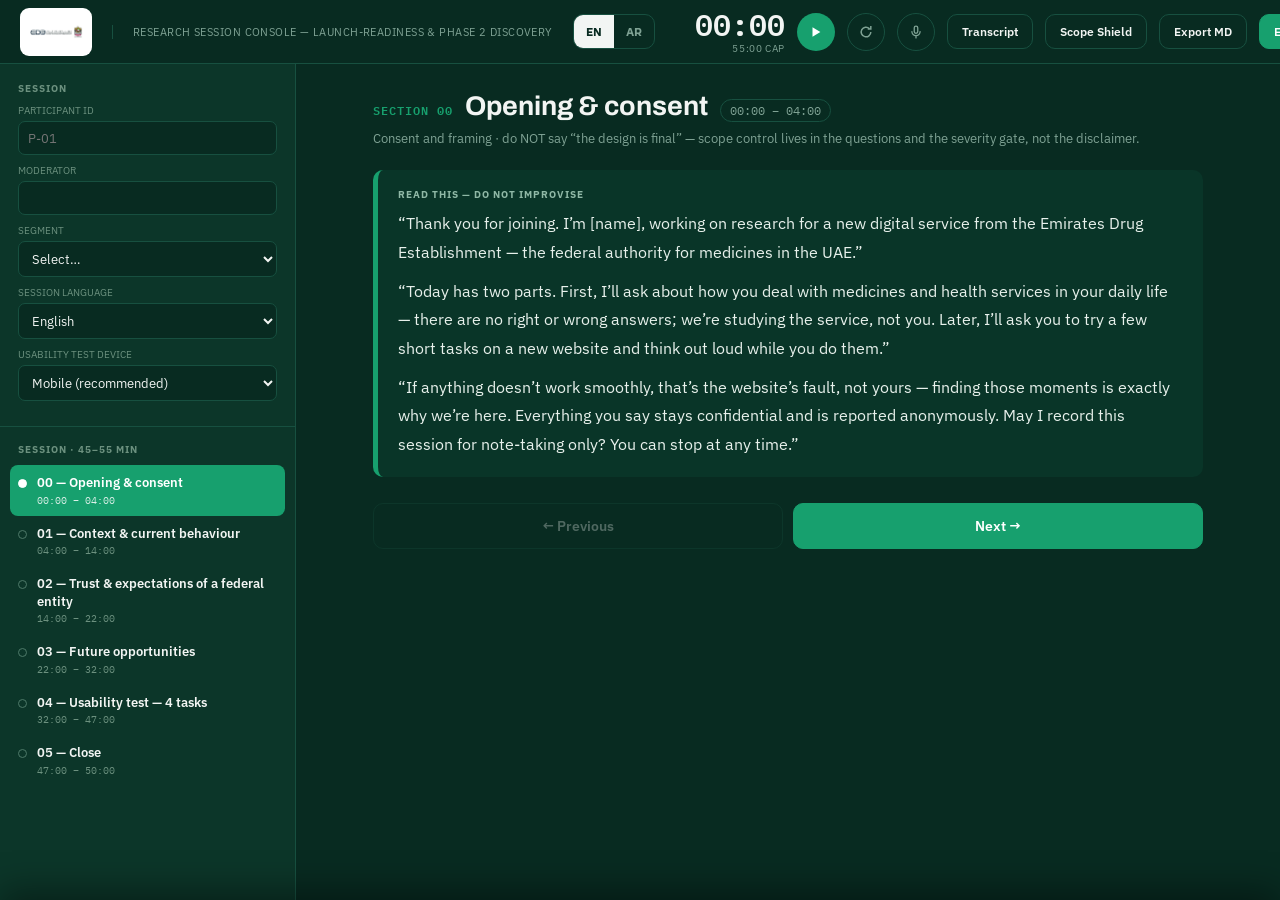
<file: EDE_Interview_Console.html>
<!DOCTYPE html>
<html lang="en" dir="ltr">
<head>
<meta charset="utf-8">
<meta name="viewport" content="width=device-width, initial-scale=1">
<title>EDE — Research Session Console</title>
<link rel="preconnect" href="https://fonts.googleapis.com">
<link rel="preconnect" href="https://fonts.gstatic.com" crossorigin>
<link href="https://fonts.googleapis.com/css2?family=Archivo:wght@600;700;800&family=IBM+Plex+Sans:wght@400;500;600;700&family=Noto+Sans+Arabic:wght@400;500;600;700;800&family=IBM+Plex+Mono:wght@400;500;600&display=swap" rel="stylesheet">
<style>
  :root{
    --deep:#082B21; --deep2:#0C3629; --deep3:#175040;
    --paper:#FBFCFB; --mist:#F2F5F3; --ink:#10231D;
    --em:#17A06E; --em-d:#0E7D55; --em-deep:#093528;
    --amber:#E0A500; --sky:#4DA3D6; --rose:#D93025; --ok:#2E9E5B;
    --mut:#7FA294; --line:#D8E2DC; --r:10px;
  }
  *{box-sizing:border-box;margin:0;padding:0}
  html,body{height:100%}
  body{
    font-family:'IBM Plex Sans','Noto Sans Arabic',system-ui,sans-serif;
    background:var(--deep);color:var(--mist);
    -webkit-font-smoothing:antialiased;overflow:hidden;
  }
  html[dir="rtl"] body{font-family:'Noto Sans Arabic','IBM Plex Sans',system-ui,sans-serif}
  html[dir="rtl"] .lat{font-family:'IBM Plex Sans',sans-serif}
  button{font-family:inherit;cursor:pointer;border:none;background:none;color:inherit}
  input,textarea,select{font-family:inherit}

  header{
    height:64px;display:flex;align-items:center;gap:20px;padding:0 20px;
    border-bottom:1px solid var(--deep3);background:var(--deep);position:relative;z-index:20;
  }
  .mark{display:flex;align-items:center;gap:11px;flex-shrink:0}
  .logochip{background:#fff;border-radius:9px;padding:3px 8px;display:flex;align-items:center;flex-shrink:0}
  .glyph{height:42px;width:auto;flex-shrink:0;display:block}
  .subttl{
    font-size:11px;color:var(--mut);letter-spacing:.04em;
    border-inline-start:1px solid var(--deep3);padding-inline-start:20px;white-space:nowrap;
  }
  .clockwrap{margin-inline-start:auto;display:flex;align-items:center;gap:12px}
  .clock{
    font-family:'IBM Plex Mono',monospace;font-weight:600;font-size:30px;line-height:1;
    min-width:118px;text-align:end;direction:ltr;
  }
  .clock.warn{color:var(--amber)} .clock.bad{color:var(--rose)}
  .clocklbl{font-size:10px;color:var(--mut);letter-spacing:.06em;text-align:end;margin-top:3px}
  .tbtn{width:38px;height:38px;border-radius:50%;display:grid;place-items:center;background:var(--em);color:#fff;transition:.15s;flex-shrink:0}
  .tbtn:hover{background:var(--em-d)}
  .tbtn.ghost{background:transparent;border:1px solid var(--deep3);color:var(--mut)}
  .tbtn.ghost:hover{border-color:var(--em);color:var(--em)}
  .hbtn{font-size:12px;font-weight:600;padding:9px 14px;border-radius:var(--r);border:1px solid var(--deep3);color:var(--mist);transition:.15s;white-space:nowrap}
  .hbtn:hover{border-color:var(--em);color:var(--em)}
  .hbtn.solid{background:var(--em);border-color:var(--em);color:#fff}
  .hbtn.solid:hover{background:var(--em-d);border-color:var(--em-d)}
  .langtog{display:flex;border:1px solid var(--deep3);border-radius:var(--r);overflow:hidden;flex-shrink:0}
  .langtog button{font-family:'IBM Plex Sans',sans-serif;font-size:11.5px;font-weight:700;padding:9px 12px;color:var(--mut);transition:.15s}
  .langtog button.on{background:var(--mist);color:var(--deep)}

  .shell{display:flex;height:calc(100vh - 64px)}
  aside{width:296px;flex-shrink:0;background:var(--deep2);border-inline-end:1px solid var(--deep3);overflow-y:auto;padding:18px 0 40px}
  main{flex:1;overflow-y:auto;background:var(--deep);padding:26px 30px 90px}
  .stage{max-width:830px;margin:0 auto}

  .rail-h{font-size:10px;letter-spacing:.1em;color:#6C917F;padding:0 18px 9px;font-weight:700}
  .setup{padding:0 18px 16px;border-bottom:1px solid var(--deep3);margin-bottom:16px}
  .fld{margin-bottom:9px}
  .fld label{display:block;font-size:10px;color:#6C917F;margin-bottom:4px}
  .fld input,.fld select{width:100%;background:var(--deep);border:1px solid var(--deep3);color:var(--mist);padding:8px 9px;border-radius:7px;font-size:12.5px;outline:none}
  .fld input:focus,.fld select:focus{border-color:var(--em)}
  .fld select option{background:var(--deep);color:var(--mist)}

  .steps{padding:0 10px}
  .step{display:flex;gap:10px;align-items:flex-start;padding:9px 8px;border-radius:8px;cursor:pointer;transition:.12s;position:relative}
  .step:hover{background:var(--deep3)}
  .step.on{background:var(--em)}
  .step.on .s-t{color:#fff} .step.on .s-w{color:#fff;opacity:.85}
  .step.done .s-dot{background:var(--ok);border-color:var(--ok)}
  .s-dot{width:9px;height:9px;border-radius:50%;border:1.5px solid #4E7A69;margin-top:5px;flex-shrink:0}
  .step.on .s-dot{background:#fff;border-color:#fff}
  .s-t{font-size:12.5px;font-weight:600;line-height:1.4}
  .s-w{font-family:'IBM Plex Mono',monospace;font-size:10px;color:#6C917F;margin-top:2px;direction:ltr;text-align:start}
  .s-pace{position:absolute;inset-inline-end:8px;top:50%;transform:translateY(-50%);font-size:9px;font-weight:700;color:var(--amber)}

  .pacebar{margin:14px 18px 0;padding:10px 12px;border-radius:8px;font-size:11.5px;line-height:1.5;display:none}
  .pacebar.show{display:block}
  .pacebar.behind{background:rgba(224,165,0,.15);border:1px solid rgba(224,165,0,.4);color:#F0C860}
  .pacebar.over{background:rgba(217,48,37,.15);border:1px solid rgba(217,48,37,.45);color:#F08880}

  .p-head{display:flex;align-items:baseline;gap:12px;margin-bottom:5px;flex-wrap:wrap}
  .p-num{font-family:'IBM Plex Mono',monospace;font-weight:600;font-size:12px;color:var(--em);letter-spacing:.08em}
  h1{font-family:'Archivo','Noto Sans Arabic',sans-serif;font-size:27px;font-weight:700;line-height:1.25}
  .p-win{font-family:'IBM Plex Mono',monospace;font-size:11.5px;color:var(--mut);border:1px solid var(--deep3);padding:3px 9px;border-radius:20px;direction:ltr}
  .p-reads{font-size:13px;color:var(--mut);margin-bottom:22px;line-height:1.5}

  .say{background:var(--em-deep);color:#E8F1EC;border-inline-start:5px solid var(--em);padding:18px 20px;border-radius:var(--r);margin-bottom:22px}
  .say .lbl{font-size:10px;letter-spacing:.1em;font-weight:700;color:#8FB8A6;margin-bottom:8px}
  .say p{font-size:15.5px;line-height:1.85;margin-bottom:10px}
  .say p:last-child{margin-bottom:0}

  .q{background:var(--paper);color:var(--ink);border-radius:var(--r);padding:15px 17px;margin-bottom:11px;transition:.15s;border:2px solid transparent}
  .q.flagged{border-color:var(--amber)}
  .q-top{display:flex;gap:11px;align-items:flex-start}
  .q-n{font-family:'IBM Plex Mono',monospace;font-weight:600;font-size:12px;color:#0E4D3C;background:#EAF3EF;border-radius:6px;padding:3px 7px;flex-shrink:0;margin-top:2px;direction:ltr}
  .q-t{flex:1;font-size:16px;line-height:1.65;font-weight:500}
  .q-star{flex-shrink:0;width:28px;height:28px;border-radius:6px;display:grid;place-items:center;color:#C6CFC9;transition:.15s}
  .q-star:hover{background:#FDF4E3;color:var(--amber)}
  .q-star.on{color:var(--amber)}
  .rt{display:inline-block;font-family:'IBM Plex Mono',monospace;font-size:9.5px;letter-spacing:.06em;font-weight:600;padding:2px 8px;border-radius:5px;margin-top:2px;flex-shrink:0;direction:ltr}
  .rt.validates{background:#EAF3EF;color:#0E4D3C}
  .rt.phase2{background:#E9F2F8;color:#1B5F8A}
  .rt.trust{background:#FDF4E3;color:#C47F17}
  .probe{margin:9px 0 0 0;margin-inline-start:44px;font-size:13px;line-height:1.7;color:#5C6F68;padding-inline-start:10px;border-inline-start:2px solid #D8E2DC}
  .q-note{width:100%;margin-top:11px;background:#F2F5F3;border:1px solid var(--line);border-radius:8px;padding:9px 11px;font-size:13.5px;line-height:1.7;color:var(--ink);resize:vertical;min-height:36px;outline:none}
  .q-note:focus{border-color:var(--em);background:#fff}
  .q-note::placeholder{color:#A9BBB2}
  .tags{display:flex;gap:5px;margin-top:7px;flex-wrap:wrap}
  .tag{font-size:10px;font-weight:700;padding:3px 8px;border-radius:5px;border:1px solid var(--line);color:#7A8A83;transition:.12s}
  .tag:hover{border-color:var(--em);color:var(--em-d);background:#EAF3EF}

  /* usability task card */
  .task{background:var(--paper);color:var(--ink);border-radius:var(--r);margin-bottom:14px;overflow:hidden;border:2px solid transparent}
  .task.flagged{border-color:var(--amber)}
  .t-head{display:flex;gap:12px;align-items:flex-start;padding:15px 17px 12px}
  .t-num{font-family:'Archivo',sans-serif;font-weight:800;font-size:21px;color:#0E4D3C;line-height:1.15;min-width:38px;direction:ltr}
  .t-title{flex:1;font-size:16px;font-weight:600;line-height:1.5}
  .t-script{margin:0 17px 10px;background:var(--mist);border-radius:8px;padding:10px 12px;font-size:14px;line-height:1.7}
  .t-script .lbl2{display:block;font-family:'IBM Plex Mono',monospace;font-size:9.5px;letter-spacing:.1em;font-weight:600;color:#8A7A5C;margin-bottom:3px}
  .t-meta{margin:0 17px 12px;font-size:12.5px;line-height:1.65;color:#5C6F68}
  .t-meta b{color:#0E4D3C}
  .t-ctrls{display:flex;flex-wrap:wrap;gap:16px;padding:12px 17px;background:#F7FAF8;border-top:1px dashed var(--line);align-items:flex-end}
  .cg{display:flex;flex-direction:column;gap:5px}
  .cg .cl{font-family:'IBM Plex Mono',monospace;font-size:9.5px;letter-spacing:.08em;font-weight:600;color:#8A7A5C}
  .ttimer{display:flex;align-items:center;gap:8px}
  .ttimer .tdisp{font-family:'IBM Plex Mono',monospace;font-size:17px;font-weight:600;min-width:56px;direction:ltr}
  .sbtn{border:1px solid var(--line);background:#fff;border-radius:7px;padding:6px 11px;font-size:12px;font-weight:600;color:var(--ink);transition:.12s}
  .sbtn:hover{border-color:var(--em);color:var(--em-d)}
  .sbtn.running{background:var(--em);color:#fff;border-color:var(--em)}
  .seg{display:flex;gap:5px}
  .seg button{border:1px solid var(--line);background:#fff;border-radius:7px;padding:6px 10px;font-size:12px;font-weight:600;min-width:32px;color:var(--ink);transition:.12s}
  .seg button:hover{border-color:var(--em)}
  .seg button.sel{background:var(--em-d);color:#fff;border-color:var(--em-d)}
  .seg.pf button[data-v="fail"].sel{background:var(--rose);border-color:var(--rose)}
  .seg.pf button[data-v="assist"].sel{background:var(--amber);border-color:var(--amber)}
  .seg.sq button.sel{background:#1B5F8A;border-color:#1B5F8A}
  .task .q-note{width:calc(100% - 34px);margin:11px 17px 6px}
  .task .tags{margin:0 17px 14px}
  .task .q-star{margin-top:0}

  .nav{display:flex;gap:10px;margin-top:26px}
  .nav button{flex:1;padding:13px;border-radius:var(--r);font-size:13.5px;font-weight:600;border:1px solid var(--deep3);color:var(--mist);transition:.15s}
  .nav button:hover:not(:disabled){border-color:var(--em);color:var(--em)}
  .nav button.solid{background:var(--em);border-color:var(--em);color:#fff}
  .nav button.solid:hover{background:var(--em-d);border-color:var(--em-d)}
  .nav button:disabled{opacity:.3;cursor:not-allowed}

  .note-lbl{font-size:10.5px;letter-spacing:.08em;color:#6C917F;font-weight:700;margin:24px 0 10px}

  .scrim{position:fixed;inset:0;background:rgba(0,0,0,.55);opacity:0;pointer-events:none;transition:.2s;z-index:40}
  .scrim.on{opacity:1;pointer-events:auto}
  .drawer{
    position:fixed;top:0;bottom:0;width:500px;max-width:93vw;
    background:var(--paper);color:var(--ink);z-index:50;overflow-y:auto;padding:24px 26px 60px;
    transition:transform .25s cubic-bezier(.4,0,.2,1);
  }
  html[dir="rtl"] .drawer{left:0;transform:translateX(-101%)}
  html[dir="ltr"] .drawer{right:0;transform:translateX(101%)}
  .drawer.on{transform:translateX(0) !important}
  .drawer h2{font-family:'Archivo','Noto Sans Arabic',sans-serif;font-size:19px;color:var(--em-deep);margin-bottom:4px}
  .drawer h3{font-size:11px;letter-spacing:.08em;color:var(--em-d);font-weight:700;margin:26px 0 11px;padding-bottom:6px;border-bottom:1px solid var(--line)}
  .drawer ol,.drawer ul{padding-inline-start:19px}
  .drawer li{font-size:13.5px;line-height:1.75;margin-bottom:10px}
  .dclose{position:absolute;top:18px;inset-inline-end:20px;font-size:24px;color:#7A8A83}
  .dclose:hover{color:var(--em)}
  table.ban{width:100%;border-collapse:collapse;font-size:12px}
  table.ban th{text-align:start;background:var(--em-deep);color:var(--mist);padding:7px 8px;font-weight:600;font-size:10.5px}
  table.ban td{padding:8px;border-bottom:1px solid var(--line);line-height:1.55;vertical-align:top}
  table.ban td.b{color:var(--rose);font-weight:500}
  table.ban td.g{color:#0E7D55;font-weight:500}
  .sevrow{display:flex;gap:10px;align-items:flex-start;margin-bottom:9px}
  .sevrow .sn{font-family:'Archivo',sans-serif;font-weight:800;font-size:19px;min-width:26px;direction:ltr}
  .sevrow .st{font-size:13px;line-height:1.6}
  .sevrow .st b{display:block}
  .sevrow.s0 .sn{color:#8AA39A}.sevrow.s1 .sn{color:#8A7A5C}.sevrow.s2 .sn{color:#1B5F8A}.sevrow.s3 .sn{color:#C47F17}.sevrow.s4 .sn{color:var(--rose)}
  .precommit{background:#EAF3EF;border-inline-start:4px solid var(--em-d);border-radius:8px;padding:12px 14px;font-size:13px;line-height:1.7;font-weight:600;margin-top:10px}
  .twocol{display:grid;grid-template-columns:1fr 1fr;gap:12px}
  .mini2{border:1px solid var(--line);border-radius:9px;padding:11px;font-size:12.5px}
  .mini2 h4{font-family:'IBM Plex Mono',monospace;font-size:10px;letter-spacing:.08em;margin-bottom:7px}
  .mini2.yes h4{color:#0E7D55}.mini2.no h4{color:var(--rose)}
  .mini2 ul{list-style:none;padding:0}
  .mini2 li{padding:2px 0 2px 16px;position:relative;line-height:1.55;margin-bottom:2px;font-size:12.5px}
  html[dir="rtl"] .mini2 li{padding:2px 16px 2px 0}
  .mini2.yes li::before{content:"—";position:absolute;inset-inline-start:0;color:#0E7D55}
  .mini2.no li::before{content:"✕";position:absolute;inset-inline-start:0;color:var(--rose);font-size:10px;top:5px}

  .toast{position:fixed;bottom:24px;inset-inline-start:50%;transform:translateX(50%) translateY(80px);background:var(--ok);color:#fff;padding:11px 20px;border-radius:var(--r);font-size:13px;font-weight:600;z-index:99;transition:.25s;box-shadow:0 8px 30px rgba(0,0,0,.3)}
  html[dir="ltr"] .toast{transform:translateX(-50%) translateY(80px)}
  .toast.on{transform:translateX(50%) translateY(0)}
  html[dir="ltr"] .toast.on{transform:translateX(-50%) translateY(0)}
  .tbtn.rec{background:var(--rose);color:#fff;animation:recpulse 1.7s infinite}
  .tbtn.rec:hover{background:#B8281E}
  @keyframes recpulse{0%,100%{box-shadow:0 0 0 0 rgba(217,48,37,.55)}50%{box-shadow:0 0 0 8px rgba(217,48,37,0)}}
  .hbtn.tron{border-color:var(--em);color:var(--em)}
  .trpanel{
    position:fixed;bottom:0;inset-inline:0;z-index:35;background:var(--deep2);
    border-top:1px solid var(--deep3);transform:translateY(103%);transition:transform .25s;
    display:flex;flex-direction:column;max-height:42vh;box-shadow:0 -12px 34px rgba(0,0,0,.4);
  }
  .trpanel.on{transform:none}
  .tr-head{display:flex;align-items:center;gap:14px;padding:10px 18px;border-bottom:1px solid var(--deep3);flex-shrink:0}
  .tr-title{font-size:11px;font-weight:700;letter-spacing:.08em;color:var(--em);white-space:nowrap}
  .tr-hint{font-size:10.5px;color:var(--mut);line-height:1.55;flex:1}
  .tr-close{font-size:20px;color:var(--mut);padding:0 6px;flex-shrink:0}
  .tr-close:hover{color:var(--em)}
  .tr-body{overflow-y:auto;padding:10px 18px 16px;font-size:13.5px;line-height:1.85;min-height:64px}
  .tr-line{margin-bottom:3px}
  .tr-line .tt{font-family:'IBM Plex Mono',monospace;font-size:10px;color:var(--em);direction:ltr;unicode-bidi:embed;display:inline-block;margin-inline-end:9px}
  .tr-interim{color:#8FB8A6;font-style:italic}
  .tr-empty{color:#6C917F;font-size:12.5px}
  ::-webkit-scrollbar{width:9px;height:9px}
  ::-webkit-scrollbar-track{background:transparent}
  ::-webkit-scrollbar-thumb{background:var(--deep3);border-radius:9px}
  @media(max-width:1230px){.subttl{display:none}}
  @media(max-width:900px){aside{display:none}main{padding:20px 16px 80px}.subttl{display:none}}
</style>
</head>
<body>

<header>
  <div class="mark">
    <div class="logochip"><img class="glyph" alt="Emirates Drug Establishment" src="[data-uri]"></div>
  </div>
  <div class="subttl" id="subttl"></div>

  <div class="clockwrap">
    <div class="langtog">
      <button data-l="en" class="on">EN</button>
      <button data-l="ar">AR</button>
    </div>
    <div>
      <div class="clock" id="clock">00:00</div>
      <div class="clocklbl" id="clocklbl"></div>
    </div>
    <button class="tbtn" id="play"><svg width="14" height="14" viewBox="0 0 16 16" fill="currentColor" id="playIcon"><path d="M4 2.5v11l9-5.5-9-5.5z"/></svg></button>
    <button class="tbtn ghost" id="reset"><svg width="14" height="14" viewBox="0 0 16 16" fill="none" stroke="currentColor" stroke-width="1.7"><path d="M13.5 8a5.5 5.5 0 1 1-1.7-4M13.5 1v3.5H10"/></svg></button>
    <button class="tbtn ghost" id="recBtn"></button>
    <button class="hbtn" id="trBtn"></button>
    <button class="hbtn" id="refBtn"></button>
    <button class="hbtn" id="exportBtn"></button>
    <button class="hbtn solid" id="pdfBtn"></button>
  </div>
</header>

<div class="shell">
  <aside>
    <div class="rail-h" id="rlSession"></div>
    <div class="setup">
      <div class="fld"><label id="rlPid"></label><input id="pid" placeholder="P-01"></div>
      <div class="fld"><label id="rlMod"></label><input id="mod"></div>
      <div class="fld"><label id="rlSeg"></label><select id="seg"></select></div>
      <div class="fld"><label id="rlLang"></label><select id="lang"></select></div>
      <div class="fld"><label id="rlDev"></label><select id="dev"></select></div>
    </div>
    <div class="rail-h" id="railTitle"></div>
    <div class="steps" id="steps"></div>
    <div class="pacebar" id="pacebar"></div>
  </aside>
  <main><div class="stage" id="stage"></div></main>
</div>

<div class="scrim" id="scrim"></div>
<div class="drawer" id="drawer"><button class="dclose" id="dclose">×</button><div id="drawerBody"></div></div>

<div class="trpanel" id="trpanel">
  <div class="tr-head">
    <div class="tr-title" id="trTitle"></div>
    <div class="tr-hint" id="trHint"></div>
    <button class="tr-close" id="trClose">×</button>
  </div>
  <div class="tr-body" id="trBody"></div>
</div>

<div class="toast" id="toast"></div>

<script>
(function(){
'use strict';

/* ═══════════════════ i18n DATA ═══════════════════ */
/* Question format: [n, text, [probes...], routeKey, routeTarget]
   routeKey: validates | phase2 | trust                            */

const T = {

/* ─────────────────────────  ENGLISH  ───────────────────────── */
en: {
  dir:'ltr',
  ui:{
    subttl:'RESEARCH SESSION CONSOLE — LAUNCH-READINESS & PHASE 2 DISCOVERY',
    cap:'55:00 CAP', over:'OVER CAP',
    rules:'Scope Shield', exportBtn:'Export MD', pdfBtn:'Export PDF',
    popupNo:'Report downloaded as HTML — open it and the save-as-PDF dialog appears.',
    printHint:'Print / Save PDF', reportSub:'Research session report — launch-readiness & Phase 2 discovery',
    session:'SESSION', pid:'PARTICIPANT ID', mod:'MODERATOR',
    seg:'SEGMENT', segPick:'Select…',
    lang:'SESSION LANGUAGE', dev:'USABILITY TEST DEVICE',
    devOpts:['Mobile (recommended)','Desktop'],
    langOpts:['English','Arabic'],
    partsLbl:'SESSION · 45–55 MIN',
    beHere:'← BE HERE',
    behind:(n,p)=>'<b>'+n+' min behind.</b> You should be in '+p+'. Trim Section 3 probes — never cut the usability tasks.',
    overBar:'<b>Over the 55-minute cap.</b> Close it out now — go to the Close section. No extra questions.',
    sayLbl:'READ THIS — DO NOT IMPROVISE',
    notesPh:'Notes…', tags:['VALIDATES','PHASE 2','TRUST','QUOTE'],
    prev:'← Previous', next:'Next →',
    timerL:'TIMER', startL:'Start', stopL:'Stop', resetL:'Reset',
    resultL:'RESULT', pass:'Pass', assist:'Assisted', fail:'Fail',
    seqL:'SEQ — “Overall, how difficult or easy was this task?” (1 = very difficult · 7 = very easy)',
    sayExactly:'SAY EXACTLY', successL:'Success', watchL:'Watch for',
    taskNotesPh:'Observed errors, hesitations, quotes…',
    resetConfirm:'Reset the whole session? Timer, notes, task results and transcript will be cleared.',
    toastExport:'Session exported — file the notes, then reset.',
    recTitle:'Record session — mic + meeting tab audio',
    recStop:'Stop recording & download the audio file',
    tr:'Transcript', trTitle:'LIVE TRANSCRIPT',
    trHint:'In the share dialog pick the <b>meeting tab</b> and enable <b>“Also share tab audio”</b> so the recording captures the participant. For the live transcript to hear them too, play their audio through speakers rather than headphones.',
    trEmpty:'No transcript yet — hit the mic button above to start recording and transcribing.',
    recNoTab:'No tab audio captured — recording the mic only.',
    recDenied:'Microphone access denied — check browser permissions.',
    srNo:'Live transcription only works in Google Chrome.',
    recSaved:'Audio file downloaded — file it with the session notes.',
    restored:'Saved session restored.',
    xTranscript:'Transcript',
    drawerTitle:'Scope Shield — moderator reference',
    drawerSub:'Read before every session. Every question anchors on current reality or future wishes — never on the closed design. This is what prevents the study from generating change requests.',
    willH:'THIS STUDY WILL',
    wontH:'THIS STUDY WILL NOT',
    will:['Confirm the problem framing behind decisions already made','Verify users can complete 4 core launch tasks','Rank future opportunities into a Phase 2 roadmap','Give EDE evidence the current scope is safe to approve'],
    wont:['Ask preference or opinion questions about the design','Ask “what’s missing” or “how would you improve this”','Show designs during the interview portion','Action any finding below Severity 3 before launch'],
    rulesH:'MODERATOR DISCIPLINE',
    bansH:'OFF-LIMITS QUESTIONS',
    sevH:'SEVERITY GATE — THE PRE-COMMITMENT',
    afterH:'SYNTHESIS · WITHIN 5 WORKING DAYS',
    banCols:['Never ask','Why it’s poisoned','Do this instead'],
    surprises:'★ Surprises',
    surprisesNote:'Surprise is the highest-value signal in qualitative research — it is the only proof you learned something you didn’t already believe.',
    xInterview:'Interview', xUsability:'Usability test',
    xPart:'Section', xNoNotes:'_no notes_',
    xParticipant:'Participant', xSegment:'Segment', xModerator:'Moderator',
    xLang:'Language', xDev:'Test device', xDur:'Duration', xDate:'Date',
    xTime:'Time', xResult:'Result', xSeq:'SEQ',
    xSurprise:'★ SURPRISE'
  },
  segs:[
    ['public','1 · General public','General public'],
    ['pharm','2 · Pharmacist / clinician','Pharmacist / clinician'],
    ['industry','3 · Industry / business','Industry / business']
  ],
  main:[
    { id:'00', title:'Opening & consent', s:0, e:4, reads:'Consent and framing · do NOT say “the design is final” — scope control lives in the questions and the severity gate, not the disclaimer.',
      say:'“Thank you for joining. I’m [name], working on research for a new digital service from the Emirates Drug Establishment — the federal authority for medicines in the UAE.”\n“Today has two parts. First, I’ll ask about how you deal with medicines and health services in your daily life — there are no right or wrong answers; we’re studying the service, not you. Later, I’ll ask you to try a few short tasks on a new website and think out loud while you do them.”\n“If anything doesn’t work smoothly, that’s the website’s fault, not yours — finding those moments is exactly why we’re here. Everything you say stays confidential and is reported anonymously. May I record this session for note-taking only? You can stop at any time.”', qs:[] },
    { id:'01', title:'Context & current behaviour', s:4, e:14, reads:'Warm-up · validates the problem framing · anchor on past, real behaviour — TEDW probing throughout (Tell me, Explain, Describe, Walk me through)', qs:[
      [1,'Walk me through the last time you needed information about a medicine — what did you do, from the moment you needed it to the moment you were satisfied?',
        ['What did you search for, exactly? What words did you type?','How did you know the information was correct?','What took the longest in that process?'],'validates','AI medicine search'],
      [2,'Where do you currently go to check whether a medicine is registered or safe to use in the UAE? How much do you trust that source?',
        ['Tell me about a time you doubted a medicine — a pharmacy purchase, an online order, something from abroad.','What did you do with that doubt?'],'validates','Verify-a-Medicine'],
      [3,'Tell me about a recent time you used a government health service online. What worked well, and what didn’t?',
        ['Describe the moment it felt easy — what made it easy?','Where did you get stuck or give up?','Did you finish on your phone, a computer, or in person?'],'trust','overall service model'],
      [4,'When a health or medicine safety alert happens today — a recall, a warning — how does it usually reach you? And what do you do with it?',
        ['Where did you last see one — WhatsApp, news, pharmacy, social media?','Did you check whether it was real? How?','(Pharmacists) Walk me through what happens in your pharmacy when a recall lands.'],'validates','Drug safety alert hub']
    ]},
    { id:'02', title:'Trust & expectations of a federal entity', s:14, e:22, reads:'Validates the DLS-compliance and UAE PASS decisions without ever naming them — answers here become the evidence the conformance choices match user expectations', qs:[
      [5,'What makes a government website feel official and trustworthy to you? And what makes you doubt one?',
        ['Think of one you trust — what does it look and feel like?','Have you ever landed on a site claiming to be official and hesitated? What triggered that?'],'trust','DLS conformance rationale'],
      [6,'How do you feel about signing into government services with UAE PASS? Any hesitations or frustrations?',
        ['Walk me through the last time you used it — where did it slow you down?','Are there services where you’d rather not sign in at all?'],'validates','UAE PASS appointments'],
      [7,'If the federal drug authority launched a brand-new portal tomorrow, what would you expect to find on it on day one?',
        ['Of those, which one would make you visit in the first week?','Listen for matches with shipped features — do NOT list features to prompt them.'],'validates','launch scope']
    ]},
    { id:'03', title:'Future opportunities', s:22, e:32, reads:'Feeds the visionary concepts (Verify-a-Medicine Scan, Sentinel, Zero-Form Registration) — framed as hypotheticals, so every answer lands in the roadmap, never in a change request', qs:[
      [8,'Imagine you could scan any medicine box with your phone and instantly confirm it’s genuine and registered. When would you actually use that — and what would stop you from using it?',
        ['Describe the exact moment — in the pharmacy, at home, after an online order?','What would you expect to see after the scan?'],'phase2','Verify-a-Medicine Scan'],
      [9,'If the authority could proactively tell you something about your medicines before you asked — what would be genuinely useful, and what would feel annoying or intrusive?',
        ['Which channel — app notification, SMS, WhatsApp, email?','Where’s the line between helpful and creepy for a government body?'],'phase2','Sentinel / personalised alerts'],
      [10,'What’s the most repetitive or painful part of dealing with drug-regulation paperwork today?',
        ['Walk me through the last submission — how many documents, how many re-entries of the same data?','If one step disappeared tomorrow, which one?','(General public) Substitute: “What’s the most repetitive part of any government process you deal with?”'],'phase2','Zero-Form / Agentic Dossier'],
      [11,'Of everything we’ve discussed today, what single improvement would matter most to you a year from now?',
        ['Why that one over the others?','This answer is the roadmap-ranking data point — capture it verbatim.'],'phase2','opportunity ranker — closes the interview']
    ]},
    { id:'04', title:'Usability test — 4 tasks', s:32, e:47, reads:'Moderated think-aloud on the closed design (prototype or staging). Task instructions only — no opinion questions. After each task, ask exactly one rating: the SEQ. Record success, time, errors.',
      say:'“Now I’d like you to try a few short tasks on the new EDE website. Please think out loud as you go — tell me what you’re looking at, what you expect, and what you’re trying to do. I can’t answer questions during a task, but I’ll help afterwards if you get stuck.”',
      tasks:[
        ['T1','Verify a medicine — AI search flow',
          'Your relative asks you whether the medicine ‘Panadol Extra’ is registered and approved in the UAE. Using this website, find out.',
          'Reaches the medicine’s registration status page/result.','Search entry point discoverability, query phrasing, trust in the AI answer.'],
        ['T2','Find the latest safety alert — Alert Hub',
          'You’ve heard on the news that a medicine was recalled in the UAE this week. Find the official announcement about the most recent recall or safety alert.',
          'Reaches the alert hub and opens the latest alert.','Navigation label comprehension, recency visibility, scanning pattern (RTL if Arabic).'],
        ['T3','Book an appointment — UAE PASS flow',
          'You need to visit EDE in person about a licensing matter. Book an appointment through the website. Stop when you reach the sign-in step — you don’t need to actually sign in.',
          'Reaches the UAE PASS sign-in step of the booking flow.','Whether the UAE PASS requirement is understood and expected, drop-off signals.'],
        ['T4','Find product registration info — investor / industry entry point',
          'Imagine you work for a pharmaceutical company that wants to register a new product in the UAE. Find where the website explains how to submit a product for registration.',
          'Reaches the registration / investor information page.','B2C vs B2B wayfinding, terminology comprehension (“dossier”, “registration”, “investor”).']
      ], qs:[] },
    { id:'05', title:'Close', s:47, e:50, reads:'Close and stop. No “any final thoughts on the design?” — that question alone can undo the entire scope discipline of the session.',
      say:'“That’s everything. Thank you — your input goes directly into how this service evolves.”', qs:[] }
  ],
  rules:[
    'Every interview question anchors on the participant’s <b>current reality</b> or their <b>future wishes</b> — never on the closed design artifact. The design appears only in the usability test, where the only questions are task-based.',
    'If a participant volunteers a design critique: acknowledge it, tag it <b>PHASE 2</b>, and redirect — <i>“That’s useful — noted for the roadmap. Let me take you back to…”</i> Never probe deeper on unsolicited design opinions.',
    'Do not say <b>“the design is final”</b> or “we can’t change anything” — it deflates honesty. The scope control happens in the questions and the severity gate, not in the disclaimer.',
    'Probe with <b>TEDW</b> only: <i>Tell me… / Explain… / Describe… / Walk me through…</i>',
    'In the usability test: task instructions only. After each task, exactly one rating — the SEQ. If you helped, the result is <b>Assisted</b>, not Pass.',
    'You can’t answer questions during a task. Help afterwards if they get stuck — and log where they got stuck.',
    'Arabic sessions get an Arabic-speaking moderator — trust is built before insight is shared. Run the test on mobile: 90%+ of MENA traffic is mobile.',
    '5–6 participants surface ~85% of major usability issues (Nielsen). This is a qualitative launch-readiness study — do not let stakeholders demand n&gt;30 for this format.',
    'Present this study as a <b>launch-readiness check + Phase 2 discovery</b>, never as “user validation of the designs.” The same findings read as a roadmap in the first frame and as a blocker in the second.'
  ],
  bans:[
    ['What do you think of this design?','Invites opinion; you get politeness, not truth.','Run the task. Record success, time, errors, SEQ.'],
    ['What’s missing? / How would you improve this page?','Generates change requests against a closed design.','Q7 — day-one expectations, asked before any design is shown.'],
    ['Do you prefer A or B?','Preference isn’t behaviour; it reopens decided questions.','Watch what they do in the task; log friction with a severity rating.'],
    ['Would you use the scan feature?','Hypothetical yes — everyone agrees, nobody commits.','Q8 — “when exactly would you use it, and what would stop you?”'],
    ['Any final thoughts on the design?','One question that undoes the session’s entire scope discipline.','Close with the script and stop.']
  ],
  sev:[
    ['0','Not a problem','No action.'],
    ['1','Cosmetic','Backlog. Phase 2 consideration only.'],
    ['2','Minor','Backlog. Prioritised in Phase 2 roadmap.'],
    ['3','Major','Blocks task success for some users. Fixed before launch.'],
    ['4','Catastrophic','Prevents core task completion. Fixed before launch, no exceptions.']
  ],
  precommit:'“Findings rated Severity 3–4 will be corrected before launch. Findings rated Severity 0–2, and all opportunity insights from interviews, are logged to the Phase 2 roadmap and do not affect the current approved design or its timeline.” — agreed in writing, before fieldwork begins.',
  after:[
    'Affinity-map interview notes into themes → tag each theme <b>VALIDATES</b> or <b>PHASE 2</b>. No finding leaves synthesis without a routing tag.',
    'Rank Phase 2 items by Q11 votes and segment weight.',
    '<b>Launch-readiness scorecard</b> — task success, SEQ, timings, severity log → evidence the approved design performs; unblocks approval.',
    '<b>Validation evidence sheet</b> — Q1–Q7 themes mapped to shipped features → shows each feature answers a real, observed behaviour.',
    '<b>Phase 2 opportunity roadmap</b> — Q8–Q11 + all Sev 0–2 items + volunteered ideas → the innovation narrative for the ministry-pathway story.'
  ]
},

/* ─────────────────────────  ARABIC  ───────────────────────── */
ar: {
  dir:'rtl',
  ui:{
    subttl:'لوحة جلسات البحث — جاهزية الإطلاق واستكشاف المرحلة الثانية',
    cap:'الحد 55:00', over:'تجاوزت الحد',
    rules:'درع النطاق', exportBtn:'تصدير MD', pdfBtn:'تصدير PDF',
    popupNo:'نُزّل التقرير كملف HTML — افتحه وسيظهر خيار الحفظ بصيغة PDF.',
    printHint:'اطبع / احفظ PDF', reportSub:'تقرير جلسة بحث — جاهزية الإطلاق واستكشاف المرحلة الثانية',
    session:'الجلسة', pid:'رقم المشارك', mod:'المُحاوِر',
    seg:'شريحة المشارك', segPick:'اختر…',
    lang:'لغة الجلسة', dev:'جهاز اختبار الاستخدام',
    devOpts:['هاتف (موصى به)','حاسوب'],
    langOpts:['عربي','إنجليزي'],
    partsLbl:'الجلسة · 45–55 دقيقة',
    beHere:'المفترض هنا',
    behind:(n,p)=>'<b>متأخر '+n+' دقيقة.</b> يُفترض أن تكون في '+p+'. اختصر أسئلة القسم 3 — لا تختصر مهام اختبار الاستخدام أبداً.',
    overBar:'<b>تجاوزت سقف الـ 55 دقيقة.</b> أغلق الجلسة الآن — انتقل إلى الختام. لا أسئلة إضافية.',
    sayLbl:'اقرأ هذا كما هو — لا ترتجل',
    notesPh:'ملاحظات…', tags:['يؤكّد','مرحلة 2','ثقة','اقتباس'],
    prev:'→ السابق', next:'التالي ←',
    timerL:'المؤقّت', startL:'ابدأ', stopL:'إيقاف', resetL:'تصفير',
    resultL:'النتيجة', pass:'نجح', assist:'بمساعدة', fail:'فشل',
    seqL:'SEQ — «بشكل عام، ما مدى سهولة أو صعوبة هذه المهمة؟» (1 = صعبة جداً · 7 = سهلة جداً)',
    sayExactly:'قل حرفياً', successL:'النجاح', watchL:'راقب',
    taskNotesPh:'أخطاء ملحوظة، تردّد، اقتباسات…',
    resetConfirm:'تصفير الجلسة كاملة؟ سيُمسح المؤقّت والملاحظات ونتائج المهام والتفريغ الصوتي.',
    toastExport:'تم تصدير الجلسة — احفظ الملف، ثم صفّر.',
    recTitle:'سجّل الجلسة — المايك + صوت تبويب الاجتماع',
    recStop:'أوقف التسجيل ونزّل ملف الصوت',
    tr:'التفريغ', trTitle:'التفريغ المباشر',
    trHint:'في نافذة المشاركة اختر <b>تبويب الاجتماع</b> وفعّل <b>«مشاركة صوت التبويب»</b> ليلتقط التسجيل صوت المشارك. وليسمعه التفريغ النصي أيضاً، شغّل صوته على السماعات الخارجية لا سماعات الأذن.',
    trEmpty:'لا نص بعد — اضغط زر المايك في الأعلى لبدء التسجيل والتفريغ.',
    recNoTab:'لم يصل صوت التبويب — نسجّل المايك فقط.',
    recDenied:'رُفض الوصول للمايك — تحقق من أذونات المتصفح.',
    srNo:'التفريغ المباشر يعمل فقط على Google Chrome.',
    recSaved:'نُزّل ملف الصوت — احفظه مع ملاحظات الجلسة.',
    restored:'تمت استعادة الجلسة المحفوظة.',
    xTranscript:'التفريغ الصوتي',
    drawerTitle:'درع النطاق — مرجع المُحاوِر',
    drawerSub:'اقرأه قبل كل جلسة. كل سؤال يرتكز على الواقع الحالي للمشارك أو رغباته المستقبلية — وليس على التصميم المُقفَل أبداً. هذا ما يمنع الدراسة من توليد طلبات تغيير.',
    willH:'هذه الدراسة سوف',
    wontH:'هذه الدراسة لن',
    will:['تؤكد صياغة المشكلة خلف القرارات المتخذة أصلاً','تتحقق أن المستخدمين يُكملون 4 مهام إطلاق أساسية','ترتّب الفرص المستقبلية في خارطة طريق للمرحلة الثانية','تعطي المؤسسة دليلاً أن النطاق الحالي آمن للاعتماد'],
    wont:['تسأل أسئلة رأي أو تفضيل عن التصميم','تسأل «ما الناقص؟» أو «كيف تحسّن هذه الصفحة؟»','تعرض التصاميم أثناء جزء المقابلة','تنفّذ أي ملاحظة دون خطورة 3 قبل الإطلاق'],
    rulesH:'انضباط المُحاوِر',
    bansH:'أسئلة ممنوعة',
    sevH:'بوابة الخطورة — التعهد المسبق',
    afterH:'التحليل · خلال 5 أيام عمل',
    banCols:['لا تسأل أبداً','لماذا هو مسموم','افعل هذا بدلاً منه'],
    surprises:'★ المفاجآت',
    surprisesNote:'المفاجأة أعلى إشارة قيمة في البحث النوعي — هي الدليل الوحيد أنك تعلمت شيئاً لم تكن تصدّقه من قبل.',
    xInterview:'المقابلة', xUsability:'اختبار الاستخدام',
    xPart:'القسم', xNoNotes:'_لا ملاحظات_',
    xParticipant:'المشارك', xSegment:'الشريحة', xModerator:'المُحاوِر',
    xLang:'اللغة', xDev:'جهاز الاختبار', xDur:'المدة', xDate:'التاريخ',
    xTime:'الوقت', xResult:'النتيجة', xSeq:'SEQ',
    xSurprise:'★ مفاجأة'
  },
  segs:[
    ['public','1 · جمهور عام','جمهور عام'],
    ['pharm','2 · صيدلاني / ممارس صحي','صيدلاني / ممارس صحي'],
    ['industry','3 · صناعة / أعمال','صناعة / شؤون تنظيمية']
  ],
  main:[
    { id:'00', title:'الافتتاح والموافقة', s:0, e:4, reads:'الموافقة والتأطير · لا تقل «التصميم نهائي» — ضبط النطاق يحدث في الأسئلة وبوابة الخطورة، لا في التنويه.',
      say:'«شكراً لانضمامك. أنا [الاسم]، أعمل على بحث لخدمة رقمية جديدة من مؤسسة الإمارات للدواء — الجهة الاتحادية للأدوية في الدولة.»\n«جلستنا اليوم جزءان. أولاً سأسألك عن تعاملك مع الأدوية والخدمات الصحية في حياتك اليومية — لا توجد إجابات صحيحة أو خاطئة؛ نحن ندرس الخدمة، لا ندرسك أنت. لاحقاً سأطلب منك تجربة مهام قصيرة على موقع جديد والتفكير بصوت مسموع أثناءها.»\n«إذا لم يسر شيء بسلاسة، فالخطأ خطأ الموقع لا خطؤك — إيجاد هذه اللحظات هو سبب وجودنا هنا بالضبط. كل ما تقوله يبقى سرياً ويُذكر في التقارير دون أسماء. هل تسمح لي بتسجيل الجلسة لأغراض التدوين فقط؟ يمكنك التوقف في أي وقت.»', qs:[] },
    { id:'01', title:'السياق والسلوك الحالي', s:4, e:14, reads:'تهيئة · يؤكد صياغة المشكلة · اربط كل شيء بسلوك حقيقي ماضٍ — أسلوب TEDW في السبر (احكِ لي، اشرح، صِف، خذني خطوة بخطوة)', qs:[
      [1,'خذني خطوة بخطوة في آخر مرة احتجت فيها معلومة عن دواء — ماذا فعلت، من لحظة الحاجة حتى لحظة الاكتفاء؟',
        ['ما الذي بحثت عنه بالضبط؟ ما الكلمات التي كتبتها؟','كيف عرفت أن المعلومة صحيحة؟','ما الذي استغرق الوقت الأطول في العملية؟'],'validates','البحث الذكي عن الأدوية'],
      [2,'أين تتحقق حالياً مما إذا كان دواء ما مسجلاً أو آمناً للاستخدام في الإمارات؟ وما مدى ثقتك بذلك المصدر؟',
        ['احكِ لي عن مرة شككت فيها في دواء — شراء من صيدلية، طلب عبر الإنترنت، شيء من الخارج.','ماذا فعلت بذلك الشك؟'],'validates','التحقق من دواء'],
      [3,'احكِ لي عن مرة حديثة استخدمت فيها خدمة صحية حكومية عبر الإنترنت. ما الذي نجح، وما الذي لم ينجح؟',
        ['صِف اللحظة التي شعرت فيها بالسهولة — ما الذي جعلها سهلة؟','أين علقت أو استسلمت؟','هل أنهيتها على هاتفك، على حاسوب، أم حضورياً؟'],'trust','نموذج الخدمة العام'],
      [4,'عندما يصدر اليوم تنبيه سلامة صحي أو دوائي — سحب منتج، تحذير — كيف يصلك عادة؟ وماذا تفعل به؟',
        ['أين رأيت آخر واحد — واتساب، الأخبار، الصيدلية، وسائل التواصل؟','هل تحققت من صحته؟ كيف؟','(للصيادلة) خذني خطوة بخطوة فيما يحدث في صيدليتك عند وصول قرار سحب.'],'validates','مركز تنبيهات سلامة الدواء']
    ]},
    { id:'02', title:'الثقة وتوقعات الجهة الاتحادية', s:14, e:22, reads:'يؤكد قراري الالتزام بنظام التصميم الحكومي (DLS) والهوية الرقمية UAE PASS دون تسميتهما — الإجابات هنا تصبح دليل أن خيارات المطابقة توافق توقعات المستخدمين', qs:[
      [5,'ما الذي يجعل موقعاً حكومياً يبدو رسمياً وموثوقاً بالنسبة لك؟ وما الذي يجعلك تشك في أحدها؟',
        ['فكّر في موقع تثق به — كيف يبدو وما إحساسه؟','هل سبق أن دخلت موقعاً يدّعي أنه رسمي وتردّدت؟ ما الذي أثار ذلك؟'],'trust','مبرر المطابقة مع نظام التصميم الحكومي'],
      [6,'ما شعورك تجاه الدخول إلى الخدمات الحكومية بالهوية الرقمية UAE PASS؟ أي تردد أو إحباطات؟',
        ['خذني خطوة بخطوة في آخر مرة استخدمتها — أين أبطأتك؟','هل هناك خدمات تفضّل ألا تسجّل الدخول إليها إطلاقاً؟'],'validates','المواعيد عبر UAE PASS'],
      [7,'لو أطلقت الجهة الاتحادية للدواء بوابة جديدة كلياً غداً، ماذا تتوقع أن تجد فيها في اليوم الأول؟',
        ['من بين ذلك، ما الذي سيجعلك تزورها في الأسبوع الأول؟','أنصت لما يطابق الميزات المُطلقة — لا تُعدّد الميزات لتلقينه.'],'validates','نطاق الإطلاق']
    ]},
    { id:'03', title:'الفرص المستقبلية', s:22, e:32, reads:'يغذّي المفاهيم المستقبلية (مسح التحقق من الدواء، التنبيهات الاستباقية، التسجيل بلا نماذج) — مصاغة كفرضيات، فتهبط كل إجابة في خارطة الطريق لا في طلب تغيير', qs:[
      [8,'تخيّل أنك تستطيع مسح علبة أي دواء بهاتفك لتتأكد فوراً أنه أصلي ومسجل. متى ستستخدم ذلك فعلاً — وما الذي سيمنعك من استخدامه؟',
        ['صِف اللحظة بالضبط — في الصيدلية، في البيت، بعد طلب عبر الإنترنت؟','ماذا تتوقع أن ترى بعد المسح؟'],'phase2','مسح التحقق من الدواء'],
      [9,'لو استطاعت الجهة أن تخبرك استباقياً بشيء عن أدويتك قبل أن تسأل — ما الذي سيكون مفيداً فعلاً، وما الذي سيبدو مزعجاً أو متطفلاً؟',
        ['أي قناة — إشعار تطبيق، رسالة نصية، واتساب، بريد إلكتروني؟','أين الحد بين المفيد والمتطفل بالنسبة لجهة حكومية؟'],'phase2','التنبيهات الاستباقية المخصصة'],
      [10,'ما أكثر جزء متكرر أو مرهق في التعامل مع أوراق تنظيم الأدوية اليوم؟',
        ['خذني خطوة بخطوة في آخر تقديم — كم مستنداً، وكم مرة أعدت إدخال البيانات نفسها؟','لو اختفت خطوة واحدة غداً، أيها تختار؟','(للجمهور العام) استبدل بـ: «ما أكثر جزء متكرر في أي معاملة حكومية تتعامل معها؟»'],'phase2','التسجيل بلا نماذج / الملف الذكي'],
      [11,'من كل ما ناقشناه اليوم، ما التحسين الواحد الذي سيهمّك أكثر بعد سنة من الآن؟',
        ['لماذا هذا تحديداً دون غيره؟','هذه الإجابة هي نقطة بيانات ترتيب خارطة الطريق — دوّنها حرفياً.'],'phase2','مُرتّب الفرص — يختم المقابلة']
    ]},
    { id:'04', title:'اختبار الاستخدام — 4 مهام', s:32, e:47, reads:'اختبار مُدار بالتفكير المسموع على التصميم المُقفَل (نموذج أولي أو بيئة تجريبية). تعليمات مهام فقط — لا أسئلة رأي. بعد كل مهمة، اطرح تقييماً واحداً بالضبط: سؤال SEQ. سجّل النجاح والوقت والأخطاء.',
      say:'«الآن أودّ أن تجرّب بعض المهام القصيرة على موقع المؤسسة الجديد. من فضلك فكّر بصوت مسموع أثناء ذلك — أخبرني بما تنظر إليه، وما تتوقعه، وما تحاول فعله. لا أستطيع الإجابة عن الأسئلة أثناء المهمة، لكني سأساعدك بعدها إذا علقت.»',
      tasks:[
        ['T1','التحقق من دواء — مسار البحث الذكي',
          'أحد أقاربك يسألك إن كان دواء «بنادول إكسترا» مسجلاً ومعتمداً في الإمارات. باستخدام هذا الموقع، اعرف الإجابة.',
          'يصل إلى صفحة/نتيجة حالة تسجيل الدواء.','سهولة اكتشاف مدخل البحث، صياغة الاستعلام، الثقة في إجابة الذكاء الاصطناعي.'],
        ['T2','إيجاد أحدث تنبيه سلامة — مركز التنبيهات',
          'سمعت في الأخبار أن دواءً سُحب في الإمارات هذا الأسبوع. جِد الإعلان الرسمي عن أحدث سحب أو تنبيه سلامة.',
          'يصل إلى مركز التنبيهات ويفتح أحدث تنبيه.','فهم تسميات التنقل، وضوح الأحدث، نمط المسح البصري (من اليمين لليسار بالعربية).'],
        ['T3','حجز موعد — مسار UAE PASS',
          'تحتاج زيارة المؤسسة شخصياً بخصوص مسألة ترخيص. احجز موعداً عبر الموقع. توقف عند خطوة تسجيل الدخول — لا حاجة لتسجيل الدخول فعلياً.',
          'يصل إلى خطوة الدخول بـ UAE PASS في مسار الحجز.','هل متطلب UAE PASS مفهوم ومتوقع، وإشارات الانسحاب.'],
        ['T4','معلومات تسجيل منتج — مدخل المستثمرين والصناعة',
          'تخيّل أنك تعمل لدى شركة أدوية تريد تسجيل منتج جديد في الإمارات. جِد أين يشرح الموقع كيفية تقديم منتج للتسجيل.',
          'يصل إلى صفحة معلومات التسجيل / المستثمرين.','التمييز بين مسار الأفراد ومسار الأعمال، فهم المصطلحات («ملف»، «تسجيل»، «مستثمر»).']
      ], qs:[] },
    { id:'05', title:'الختام', s:47, e:50, reads:'اختم وتوقف. لا «أي ملاحظات أخيرة على التصميم؟» — هذا السؤال وحده قد ينسف انضباط النطاق للجلسة كلها.',
      say:'«هذا كل شيء. شكراً لك — مدخلاتك تذهب مباشرة إلى كيفية تطور هذه الخدمة.»', qs:[] }
  ],
  rules:[
    'كل سؤال في المقابلة يرتكز على <b>الواقع الحالي</b> للمشارك أو <b>رغباته المستقبلية</b> — وليس على التصميم المُقفَل أبداً. التصميم يظهر فقط في اختبار الاستخدام، حيث الأسئلة الوحيدة أسئلة مهام.',
    'إذا تطوّع المشارك بنقد للتصميم: اعترف به، وسِمه <b>مرحلة 2</b>، وأعد التوجيه — <i>«هذا مفيد — سُجّل لخارطة الطريق. دعني أعيدك إلى…»</i> لا تسبر أعمق في آراء التصميم غير المطلوبة أبداً.',
    'لا تقل <b>«التصميم نهائي»</b> أو «لا نستطيع تغيير شيء» — فهذا يُفرغ الصراحة. ضبط النطاق يحدث في الأسئلة وبوابة الخطورة، لا في التنويه.',
    'اسبر بأسلوب <b>TEDW</b> فقط: <i>احكِ لي… / اشرح… / صِف… / خذني خطوة بخطوة…</i>',
    'في اختبار الاستخدام: تعليمات مهام فقط. بعد كل مهمة، تقييم واحد بالضبط — سؤال SEQ. إذا ساعدتَه، فالنتيجة <b>بمساعدة</b> لا نجح.',
    'لا تجب عن الأسئلة أثناء المهمة. ساعد بعدها إذا علق — وسجّل أين علق.',
    'الجلسات العربية يديرها مُحاوِر ناطق بالعربية — الثقة تُبنى قبل أن تُشارَك الرؤى. أجرِ الاختبار على الهاتف: أكثر من 90% من حركة المنطقة عبر الهاتف.',
    '5–6 مشاركين يكشفون نحو 85% من مشاكل الاستخدام الكبرى (نيلسن). هذه دراسة نوعية لجاهزية الإطلاق — لا تدع أصحاب المصلحة يطالبون بعينة أكبر من 30 لهذه الصيغة.',
    'قدّم الدراسة كـ<b>فحص جاهزية إطلاق + استكشاف مرحلة ثانية</b>، وليس أبداً «تحقق المستخدمين من التصاميم». النتائج نفسها تُقرأ خارطة طريق في الإطار الأول وعائقاً في الثاني.'
  ],
  bans:[
    ['ما رأيك في هذا التصميم؟','يستدعي الرأي؛ ستحصل على مجاملة لا حقيقة.','شغّل المهمة. سجّل النجاح والوقت والأخطاء وSEQ.'],
    ['ما الناقص؟ / كيف تحسّن هذه الصفحة؟','يولّد طلبات تغيير ضد تصميم مُقفَل.','السؤال 7 — توقعات اليوم الأول، يُسأل قبل عرض أي تصميم.'],
    ['هل تفضّل أ أم ب؟','التفضيل ليس سلوكاً؛ ويعيد فتح قرارات محسومة.','راقب ما يفعله في المهمة؛ سجّل الاحتكاك بتقييم خطورة.'],
    ['هل ستستخدم ميزة المسح؟','نعم افتراضية — الجميع يوافق ولا أحد يلتزم.','السؤال 8 — «متى بالضبط ستستخدمها، وما الذي سيمنعك؟»'],
    ['أي ملاحظات أخيرة على التصميم؟','سؤال واحد ينسف انضباط النطاق للجلسة كلها.','اختم بالنص المكتوب وتوقف.']
  ],
  sev:[
    ['0','ليست مشكلة','لا إجراء.'],
    ['1','تجميلية','قائمة الانتظار. للنظر في المرحلة الثانية فقط.'],
    ['2','بسيطة','قائمة الانتظار. تُرتّب في خارطة طريق المرحلة الثانية.'],
    ['3','كبيرة','تعيق إنجاز المهمة لبعض المستخدمين. تُصلَح قبل الإطلاق.'],
    ['4','كارثية','تمنع إكمال مهمة أساسية. تُصلَح قبل الإطلاق، بلا استثناءات.']
  ],
  precommit:'«الملاحظات بخطورة 3–4 تُصحَّح قبل الإطلاق. الملاحظات بخطورة 0–2، وكل رؤى الفرص من المقابلات، تُسجَّل في خارطة طريق المرحلة الثانية ولا تمسّ التصميم المعتمد الحالي ولا جدوله الزمني.» — يُتَّفق عليه كتابةً قبل بدء العمل الميداني.',
  after:[
    'حوّل ملاحظات المقابلات إلى محاور بخريطة تقارب ← وسِم كل محور <b>يؤكّد</b> أو <b>مرحلة 2</b>. لا تخرج ملاحظة من التحليل بلا وسم توجيه.',
    'رتّب بنود المرحلة الثانية حسب أصوات السؤال 11 ووزن الشريحة.',
    '<b>بطاقة جاهزية الإطلاق</b> — نجاح المهام، SEQ، الأوقات، سجل الخطورة ← دليل أن التصميم المعتمد يؤدي؛ يفتح طريق الاعتماد.',
    '<b>ورقة أدلة التحقق</b> — محاور الأسئلة 1–7 مربوطة بالميزات المُطلقة ← تُظهر أن كل ميزة تجيب سلوكاً حقيقياً ملحوظاً.',
    '<b>خارطة فرص المرحلة الثانية</b> — الأسئلة 8–11 + كل بنود الخطورة 0–2 + الأفكار المتطوَّع بها ← سردية الابتكار لمسار الوزارة.'
  ]
}
};

/* ═══════════════════ STATE ═══════════════════ */

const S = {
  L:'en', idx:0,
  notes:{}, flags:{},
  t:{run:false, base:0, from:0},
  tasks:{}   // 'T1': {base, run, from, pf, seq}
};
function seedTasks(){
  S.tasks = {};
  ['T1','T2','T3','T4'].forEach(id=> S.tasks[id]={base:0,run:false,from:0,pf:null,seq:0});
}
seedTasks();

const $ = id => document.getElementById(id);
const D = () => T[S.L];
const U = () => T[S.L].ui;
const parts = () => D().main;

/* ═══════════════════ LANGUAGE ═══════════════════ */

function setLang(l){
  S.L = l;
  document.documentElement.lang = l;
  document.documentElement.dir = T[l].dir;
  document.querySelectorAll('.langtog button').forEach(b=> b.classList.toggle('on', b.dataset.l===l));
  chrome(); render(); tick(); save();
}
document.querySelectorAll('.langtog button').forEach(b=> b.onclick = ()=> setLang(b.dataset.l));

/* ═══════════════════ CHROME ═══════════════════ */

function chrome(){
  const u = U();
  $('subttl').textContent = u.subttl;
  $('refBtn').textContent = u.rules;
  $('exportBtn').textContent = u.exportBtn;
  $('pdfBtn').textContent = u.pdfBtn;
  $('rlSession').textContent = u.session;
  $('rlPid').textContent = u.pid;
  $('rlMod').textContent = u.mod;
  $('rlSeg').textContent = u.seg;
  $('rlLang').textContent = u.lang;
  $('rlDev').textContent = u.dev;

  const segV = $('seg').value;
  $('seg').innerHTML = '<option value="">'+u.segPick+'</option>' +
    D().segs.map(s=>'<option value="'+s[0]+'">'+s[1]+'</option>').join('');
  $('seg').value = segV;

  const lv = $('lang').selectedIndex;
  $('lang').innerHTML = u.langOpts.map(o=>'<option>'+o+'</option>').join('');
  $('lang').selectedIndex = lv < 0 ? 0 : lv;

  const dv = $('dev').selectedIndex;
  $('dev').innerHTML = u.devOpts.map(o=>'<option>'+o+'</option>').join('');
  $('dev').selectedIndex = dv < 0 ? 0 : dv;

  // drawer
  const d = D();
  $('drawerBody').innerHTML =
    '<h2>'+u.drawerTitle+'</h2>'+
    '<p style="font-size:13px;color:#5C6F68;line-height:1.65">'+u.drawerSub+'</p>'+
    '<div class="twocol" style="margin-top:16px">'+
      '<div class="mini2 yes"><h4>'+u.willH+'</h4><ul>'+u.will.map(x=>'<li>'+x+'</li>').join('')+'</ul></div>'+
      '<div class="mini2 no"><h4>'+u.wontH+'</h4><ul>'+u.wont.map(x=>'<li>'+x+'</li>').join('')+'</ul></div>'+
    '</div>'+
    '<h3>'+u.rulesH+'</h3><ol>'+d.rules.map(r=>'<li>'+r+'</li>').join('')+'</ol>'+
    '<h3>'+u.bansH+'</h3>'+
    '<table class="ban"><tr><th style="width:31%">'+u.banCols[0]+'</th><th style="width:33%">'+u.banCols[1]+'</th><th style="width:36%">'+u.banCols[2]+'</th></tr>'+
      d.bans.map(b=>'<tr><td class="b">'+b[0]+'</td><td>'+b[1]+'</td><td class="g">'+b[2]+'</td></tr>').join('')+
    '</table>'+
    '<h3>'+u.sevH+'</h3>'+
    d.sev.map((s,i)=>'<div class="sevrow s'+i+'"><div class="sn">'+s[0]+'</div><div class="st"><b>'+s[1]+'</b>'+s[2]+'</div></div>').join('')+
    '<div class="precommit">'+d.precommit+'</div>'+
    '<h3>'+u.afterH+'</h3><ol>'+d.after.map(a=>'<li>'+a+'</li>').join('')+'</ol>';

  $('trBtn').textContent = u.tr;
  $('trTitle').textContent = u.trTitle;
  $('trHint').innerHTML = u.trHint;
  recUI(); paintTr();
}

/* ═══════════════════ TIMERS ═══════════════════ */

const elapsed = ()=> S.t.run ? S.t.base + (Date.now()-S.t.from) : S.t.base;
const tElapsed = k=>{ const t=S.tasks[k]; return t.run ? t.base + (Date.now()-t.from) : t.base; };
const fmt = ms => { const s=Math.floor(ms/1000);
  return String(Math.floor(s/60)).padStart(2,'0')+':'+String(s%60).padStart(2,'0'); };

function tick(){
  const u=U(), ms=elapsed(), min=ms/60000, c=$('clock');
  c.textContent = fmt(ms);
  c.className = 'clock' + (min>55?' bad': min>50?' warn':'');
  $('clocklbl').textContent = min>55 ? u.over : u.cap;

  // task timers on screen
  document.querySelectorAll('[data-tdisp]').forEach(el=>{
    el.textContent = fmt(tElapsed(el.dataset.tdisp));
  });

  const bar=$('pacebar');
  const M = D().main;
  let should=0; M.forEach((p,i)=>{ if(min>=p.s) should=i; });
  if(min>55){ bar.className='pacebar show over'; bar.innerHTML=u.overBar; }
  else if(should>S.idx && min>4){
    const behind = Math.round(min - M[S.idx].e);
    if(behind>0){ bar.className='pacebar show behind'; bar.innerHTML=u.behind(behind, (S.L==='ar'?'القسم ':'Section ')+M[should].id); }
    else bar.className='pacebar';
  } else bar.className='pacebar';
  renderSteps(should);
}
setInterval(tick,500);

$('play').onclick = ()=>{
  if(S.t.run){ S.t.base=elapsed(); S.t.run=false; } else { S.t.from=Date.now(); S.t.run=true; }
  $('playIcon').innerHTML = S.t.run
    ? '<rect x="4" y="2.5" width="3" height="11"/><rect x="9" y="2.5" width="3" height="11"/>'
    : '<path d="M4 2.5v11l9-5.5-9-5.5z"/>';
  tick();
};
$('reset').onclick = ()=>{
  if(!confirm(U().resetConfirm)) return;
  if(R.on) stopRec();
  S.t={run:false,base:0,from:0};
  S.notes={}; S.flags={}; S.idx=0;
  R.lines=[]; R.interim='';
  seedTasks();
  $('pid').value=''; $('mod').value=''; $('seg').value=''; $('dev').selectedIndex=0;
  try{ localStorage.removeItem(SAVEKEY); }catch(e){}
  $('playIcon').innerHTML='<path d="M4 2.5v11l9-5.5-9-5.5z"/>';
  chrome(); render(); tick();
};

/* ═══════════════════ RAIL ═══════════════════ */

function renderSteps(pace){
  const u=U(), P=parts();
  $('railTitle').textContent = u.partsLbl;
  $('steps').innerHTML = P.map((p,i)=>{
    const on=i===S.idx, done=i<S.idx;
    const mark = (pace===i && !on) ? '<div class="s-pace">'+u.beHere+'</div>' : '';
    const win = String(p.s).padStart(2,'0')+':00 – '+String(p.e).padStart(2,'0')+':00';
    return '<div class="step'+(on?' on':'')+(done?' done':'')+'" data-i="'+i+'">'
      +'<div class="s-dot"></div><div style="flex:1"><div class="s-t"><span class="lat" style="direction:ltr;unicode-bidi:isolate">'+p.id+'</span> — '+p.title+'</div>'
      +'<div class="s-w">'+win+'</div></div>'+mark+'</div>';
  }).join('');
  [...$('steps').children].forEach(el=> el.onclick=()=>{ S.idx=+el.dataset.i; render(); });
}

/* ═══════════════════ STAGE ═══════════════════ */

const esc = s => String(s).replace(/[&<>"]/g,c=>({'&':'&amp;','<':'&lt;','>':'&gt;','"':'&quot;'}[c]));

function qBlock(q){
  const u=U(), n=q[0], key='q:'+n, f=S.flags[key];
  const probes = q[2]||[];
  return '<div class="q'+(f?' flagged':'')+'">'
    +'<div class="q-top"><div class="q-n">Q'+n+'</div><div class="q-t">'+esc(q[1])
      +(q[3]?'<div style="margin-top:6px"><span class="rt '+q[3]+'">'+q[3].toUpperCase().replace('PHASE2','PHASE 2')+' → '+esc(q[4]||'')+'</span></div>':'')
    +'</div>'
    +'<button class="q-star'+(f?' on':'')+'" data-star="'+key+'"><svg width="15" height="15" viewBox="0 0 16 16" fill="'+(f?'currentColor':'none')+'" stroke="currentColor" stroke-width="1.4"><path d="M8 1.5l1.9 4 4.3.6-3.1 3 .8 4.3L8 11.4 4.1 13.4l.8-4.3-3.1-3 4.3-.6L8 1.5z"/></svg></button></div>'
    +probes.map(p=>'<div class="probe">↳ '+esc(p)+'</div>').join('')
    +'<textarea class="q-note" data-note="'+key+'" placeholder="'+u.notesPh+'">'+esc(S.notes[key]||'')+'</textarea>'
    +'<div class="tags">'+u.tags.map((t,i)=>'<button class="tag" data-tag="'+key+'|'+i+'">'+t+'</button>').join('')+'</div>'
  +'</div>';
}

function taskBlock(t){
  const u=U(), id=t[0], key='t:'+id, st=S.tasks[id], f=S.flags[key];
  const pfB = v=>'<button data-pf="'+id+'|'+v+'"'+(st.pf===v?' class="sel"':'')+'>'+u[v]+'</button>';
  let sq=''; for(let i=1;i<=7;i++) sq+='<button data-seq="'+id+'|'+i+'"'+(st.seq===i?' class="sel"':'')+'>'+i+'</button>';
  return '<div class="task'+(f?' flagged':'')+'">'
    +'<div class="t-head"><div class="t-num">'+id+'</div><div class="t-title">'+esc(t[1])+'</div>'
    +'<button class="q-star'+(f?' on':'')+'" data-star="'+key+'"><svg width="15" height="15" viewBox="0 0 16 16" fill="'+(f?'currentColor':'none')+'" stroke="currentColor" stroke-width="1.4"><path d="M8 1.5l1.9 4 4.3.6-3.1 3 .8 4.3L8 11.4 4.1 13.4l.8-4.3-3.1-3 4.3-.6L8 1.5z"/></svg></button></div>'
    +'<div class="t-script"><span class="lbl2">'+u.sayExactly+'</span>“'+esc(t[2])+'”</div>'
    +'<div class="t-meta"><b>'+u.successL+':</b> '+esc(t[3])+' <b>'+u.watchL+':</b> '+esc(t[4])+'</div>'
    +'<div class="t-ctrls">'
      +'<div class="cg"><span class="cl">'+u.timerL+'</span><div class="ttimer"><span class="tdisp" data-tdisp="'+id+'">'+fmt(tElapsed(id))+'</span>'
        +'<button class="sbtn'+(st.run?' running':'')+'" data-tstart="'+id+'">'+(st.run?u.stopL:u.startL)+'</button>'
        +'<button class="sbtn" data-treset="'+id+'">'+u.resetL+'</button></div></div>'
      +'<div class="cg"><span class="cl">'+u.resultL+'</span><div class="seg pf">'+pfB('pass')+pfB('assist')+pfB('fail')+'</div></div>'
      +'<div class="cg" style="flex:1;min-width:230px"><span class="cl">'+u.seqL+'</span><div class="seg sq">'+sq+'</div></div>'
    +'</div>'
    +'<textarea class="q-note" data-note="'+key+'" placeholder="'+u.taskNotesPh+'">'+esc(S.notes[key]||'')+'</textarea>'
    +'<div class="tags">'+u.tags.map((tg,i)=>'<button class="tag" data-tag="'+key+'|'+i+'">'+tg+'</button>').join('')+'</div>'
  +'</div>';
}

function render(){
  const u=U(), P=parts(), p=P[S.idx];
  let h='';
  h += '<div class="p-head"><div class="p-num lat">'+(S.L==='ar'?'القسم ':'SECTION ')+p.id+'</div>'
    +'<h1>'+esc(p.title)+'</h1>'
    +'<div class="p-win">'+String(p.s).padStart(2,'0')+':00 – '+String(p.e).padStart(2,'0')+':00</div>'
    +'</div><div class="p-reads">'+p.reads+'</div>';

  if(p.say) h += '<div class="say"><div class="lbl">'+u.sayLbl+'</div>'
    + p.say.split('\n').map(x=>'<p>'+esc(x)+'</p>').join('') + '</div>';

  if(p.tasks) h += p.tasks.map(taskBlock).join('');
  h += p.qs.map(qBlock).join('');

  h += '<div class="nav"><button id="prev"'+(S.idx===0?' disabled':'')+'>'+u.prev+'</button>'
    + '<button id="next" class="solid"'+(S.idx===P.length-1?' disabled':'')+'>'+u.next+'</button></div>';

  $('stage').innerHTML = h;
  bind();
  document.querySelector('main').scrollTop = 0;
  renderSteps();
}

function bind(){
  const P=parts();
  if($('prev')) $('prev').onclick=()=>{ if(S.idx>0){S.idx--;render();} };
  if($('next')) $('next').onclick=()=>{ if(S.idx<P.length-1){S.idx++;render();} };
  $('stage').querySelectorAll('[data-note]').forEach(t=>{
    t.oninput=()=>{ S.notes[t.dataset.note]=t.value; grow(t); save(); }; grow(t);
  });
  $('stage').querySelectorAll('[data-star]').forEach(b=>{
    b.onclick=()=>{ S.flags[b.dataset.star]=!S.flags[b.dataset.star]; render(); save(); };
  });
  $('stage').querySelectorAll('[data-tag]').forEach(b=>{
    b.onclick=()=>{
      const [k,i]=b.dataset.tag.split('|');
      const ta=$('stage').querySelector('[data-note="'+k+'"]');
      const tag=U().tags[+i];
      ta.value = (ta.value && !ta.value.endsWith('\n') ? ta.value+'\n' : ta.value) + tag + ': ';
      S.notes[k]=ta.value; ta.focus(); grow(ta); save();
    };
  });
  // task controls
  $('stage').querySelectorAll('[data-tstart]').forEach(b=>{
    b.onclick=()=>{
      const t=S.tasks[b.dataset.tstart];
      if(t.run){ t.base=tElapsed(b.dataset.tstart); t.run=false; }
      else { t.from=Date.now(); t.run=true; if(!S.t.run) $('play').click(); }
      render(); save();
    };
  });
  $('stage').querySelectorAll('[data-treset]').forEach(b=>{
    b.onclick=()=>{ const t=S.tasks[b.dataset.treset]; t.base=0; t.run=false; render(); save(); };
  });
  $('stage').querySelectorAll('[data-pf]').forEach(b=>{
    b.onclick=()=>{
      const [id,v]=b.dataset.pf.split('|');
      S.tasks[id].pf = S.tasks[id].pf===v ? null : v;
      render(); save();
    };
  });
  $('stage').querySelectorAll('[data-seq]').forEach(b=>{
    b.onclick=()=>{
      const [id,v]=b.dataset.seq.split('|');
      S.tasks[id].seq = S.tasks[id].seq===+v ? 0 : +v;
      render(); save();
    };
  });
}
const grow = t => {
  if(!t.clientWidth) return;
  t.style.height='auto'; t.style.height=(t.scrollHeight+2)+'px';
};
window.addEventListener('resize', ()=> document.querySelectorAll('.q-note').forEach(grow));

/* ═══════════════════ DRAWER + TOAST ═══════════════════ */
$('refBtn').onclick = ()=>{ $('drawer').classList.add('on'); $('scrim').classList.add('on'); };
const shut = ()=>{ $('drawer').classList.remove('on'); $('scrim').classList.remove('on'); };
$('dclose').onclick=shut; $('scrim').onclick=shut;
function toast(m){ const t=$('toast'); t.textContent=m; t.classList.add('on'); setTimeout(()=>t.classList.remove('on'),2400); }

/* ═══════════════════ RECORDING + LIVE TRANSCRIPT ═══════════════════ */

const R = {on:false, mic:null, disp:null, ctx:null, recorder:null, chunks:[], recog:null, wantRecog:false, lines:[], interim:''};
const MIC_SVG = '<svg width="14" height="14" viewBox="0 0 16 16" fill="none" stroke="currentColor" stroke-width="1.5" stroke-linecap="round"><rect x="6" y="1.2" width="4" height="8.3" rx="2"/><path d="M3.3 7.5a4.7 4.7 0 0 0 9.4 0M8 12.2v2.6"/></svg>';
const STOP_SVG = '<svg width="12" height="12" viewBox="0 0 12 12" fill="currentColor"><rect width="12" height="12" rx="2.5"/></svg>';

function recLang2(){
  const i=$('lang').selectedIndex;
  const arFirst = S.L==='ar'; // ar UI lists ['عربي','إنجليزي'], en UI lists ['English','Arabic']
  const isArabic = arFirst ? i===0 : i===1;
  return isArabic ? 'ar-AE' : 'en-US';
}

function recUI(){
  const u=U(), b=$('recBtn');
  b.classList.toggle('rec', R.on);
  b.classList.toggle('ghost', !R.on);
  b.title = R.on ? u.recStop : u.recTitle;
  b.innerHTML = R.on ? STOP_SVG : MIC_SVG;
}

function paintTr(){
  const u=U(), b=$('trBody');
  let h = R.lines.map(l=>'<div class="tr-line"><span class="tt">'+l.at+'</span>'+esc(l.tx)+'</div>').join('');
  if(R.interim) h += '<div class="tr-line tr-interim"><span class="tt">···</span>'+esc(R.interim)+'</div>';
  b.innerHTML = h || '<div class="tr-empty">'+u.trEmpty+'</div>';
  b.scrollTop = b.scrollHeight;
}

function addLine(tx){
  R.lines.push({at:fmt(elapsed()), tx:tx});
  paintTr(); save();
}

function startRecog(){
  const SR = window.SpeechRecognition || window.webkitSpeechRecognition;
  if(!SR){ toast(U().srNo); return; }
  const r = new SR();
  r.lang = recLang2(); r.continuous = true; r.interimResults = true;
  r.onresult = e=>{
    let interim='';
    for(let i=e.resultIndex; i<e.results.length; i++){
      const res=e.results[i];
      if(res.isFinal){ const tx=res[0].transcript.trim(); if(tx) addLine(tx); }
      else interim += res[0].transcript;
    }
    R.interim = interim.trim(); paintTr();
  };
  r.onend = ()=>{ if(R.wantRecog){ r.lang = recLang2(); try{ r.start(); }catch(e){} } };
  r.onerror = e=>{ if(e.error==='not-allowed' || e.error==='service-not-allowed') R.wantRecog=false; };
  R.recog = r; R.wantRecog = true;
  try{ r.start(); }catch(e){}
}

async function startRec(){
  const u=U();
  if(!navigator.mediaDevices || !navigator.mediaDevices.getUserMedia){ toast(u.srNo); return; }
  let mic;
  try{ mic = await navigator.mediaDevices.getUserMedia({audio:true}); }
  catch(e){ toast(u.recDenied); return; }
  let disp=null;
  try{ disp = await navigator.mediaDevices.getDisplayMedia({video:true, audio:true}); }catch(e){}
  const Ctx = window.AudioContext || window.webkitAudioContext;
  const ctx = new Ctx();
  const dest = ctx.createMediaStreamDestination();
  ctx.createMediaStreamSource(mic).connect(dest);
  let tabAudio=false;
  if(disp){
    if(disp.getAudioTracks().length){
      tabAudio=true;
      ctx.createMediaStreamSource(new MediaStream(disp.getAudioTracks())).connect(dest);
      const vt=disp.getVideoTracks()[0];
      if(vt) vt.onended = ()=>{ if(R.on) toast(U().recNoTab); };
    } else {
      disp.getTracks().forEach(t=>t.stop()); disp=null;
    }
  }
  if(!tabAudio) toast(u.recNoTab);
  const mime = ['audio/webm;codecs=opus','audio/webm','audio/mp4'].find(m=>window.MediaRecorder && MediaRecorder.isTypeSupported(m)) || '';
  const rec = new MediaRecorder(dest.stream, mime?{mimeType:mime}:undefined);
  R.chunks=[];
  rec.ondataavailable = e=>{ if(e.data && e.data.size) R.chunks.push(e.data); };
  rec.onstop = saveAudio;
  rec.start(1000);
  Object.assign(R, {on:true, mic:mic, disp:disp, ctx:ctx, recorder:rec});
  startRecog();
  if(!S.t.run) $('play').click();
  $('trpanel').classList.add('on'); $('trBtn').classList.add('tron');
  recUI(); paintTr();
}

function stopRec(){
  R.on=false; R.wantRecog=false;
  try{ if(R.recog) R.recog.stop(); }catch(e){}
  try{ if(R.recorder && R.recorder.state!=='inactive') R.recorder.stop(); }catch(e){}
  [R.mic, R.disp].forEach(s=>{ if(s) s.getTracks().forEach(t=>t.stop()); });
  if(R.ctx){ try{ R.ctx.close(); }catch(e){} }
  R.mic=R.disp=R.ctx=null; R.interim='';
  recUI(); paintTr(); save();
}

function saveAudio(){
  if(!R.chunks.length) return;
  const type = (R.recorder && R.recorder.mimeType) || 'audio/webm';
  const blob = new Blob(R.chunks, {type:type});
  R.chunks=[];
  const pid = ($('pid').value||'P-XX').replace(/\s+/g,'-');
  const stamp = new Date().toISOString().slice(0,16).replace(/[:T]/g,'-');
  const a=document.createElement('a');
  a.href=URL.createObjectURL(blob);
  a.download='EDE_'+pid+'_audio_'+stamp+(type.indexOf('mp4')>-1?'.m4a':'.webm');
  a.click();
  toast(U().recSaved);
}

$('recBtn').onclick = ()=>{ R.on ? stopRec() : startRec(); };
$('trBtn').onclick = ()=>{
  const on = $('trpanel').classList.toggle('on');
  $('trBtn').classList.toggle('tron', on);
};
$('trClose').onclick = ()=>{ $('trpanel').classList.remove('on'); $('trBtn').classList.remove('tron'); };
$('lang').addEventListener('change', ()=>{ if(R.wantRecog && R.recog){ try{ R.recog.stop(); }catch(e){} } });

/* ═══════════════════ PERSISTENCE ═══════════════════ */

const SAVEKEY='ede_console_v1';
let saveT=null;
function save(){
  clearTimeout(saveT);
  saveT=setTimeout(()=>{
    try{
      const tk={};
      Object.keys(S.tasks).forEach(k=>{ const t=S.tasks[k]; tk[k]={base:tElapsed(k),pf:t.pf,seq:t.seq}; });
      localStorage.setItem(SAVEKEY, JSON.stringify({
        L:S.L, idx:S.idx, notes:S.notes, flags:S.flags, tasks:tk,
        base:elapsed(), lines:R.lines,
        f:{pid:$('pid').value, mod:$('mod').value, seg:$('seg').value, lang:$('lang').selectedIndex, dev:$('dev').selectedIndex}
      }));
    }catch(e){}
  },300);
}

function restore(){
  let v=null;
  try{ v=JSON.parse(localStorage.getItem(SAVEKEY)||'null'); }catch(e){}
  if(!v) return false;
  S.L = T[v.L] ? v.L : 'en';
  S.idx = v.idx||0;
  S.notes = v.notes||{}; S.flags = v.flags||{};
  if(v.tasks) Object.keys(S.tasks).forEach(k=>{
    if(v.tasks[k]) S.tasks[k]={base:v.tasks[k].base||0, run:false, from:0, pf:v.tasks[k].pf||null, seq:v.tasks[k].seq||0};
  });
  S.t.base = v.base||0;
  R.lines = v.lines||[];
  document.documentElement.lang = S.L;
  document.documentElement.dir = T[S.L].dir;
  document.querySelectorAll('.langtog button').forEach(b=> b.classList.toggle('on', b.dataset.l===S.L));
  chrome();
  if(v.f){
    $('pid').value=v.f.pid||''; $('mod').value=v.f.mod||'';
    $('seg').value=v.f.seg||''; $('lang').selectedIndex=v.f.lang||0;
    $('dev').selectedIndex=v.f.dev||0;
  }
  const anyTask = Object.keys(S.tasks).some(k=> S.tasks[k].base>0 || S.tasks[k].pf || S.tasks[k].seq);
  return !!(S.t.base>0 || Object.keys(S.notes).length || R.lines.length || anyTask);
}

/* ═══════════════════ EXPORT ═══════════════════ */

function reportData(){
  const u=U(), d=D(), sv=$('seg').value, pid=$('pid').value||'P-XX';
  const seg = d.segs.find(s=>s[0]===sv);
  const meta=[
    [u.xParticipant, pid],
    [u.xSegment, seg?seg[2]:'—'],
    [u.xModerator, $('mod').value||'—'],
    [u.xLang, $('lang').value],
    [u.xDev, $('dev').value],
    [u.xDur, fmt(elapsed())],
    [u.xDate, new Date().toLocaleString(S.L==='ar'?'ar-AE':'en-GB')]
  ];
  const sections=[];
  d.main.forEach(p=>{
    if(!p.qs.length) return;
    sections.push({
      head:(S.L==='ar'?'القسم ':'Section ')+p.id+' — '+p.title,
      qs: p.qs.map(q=>({n:'Q'+q[0], t:q[1], route:q[3]?(q[3].toUpperCase().replace('PHASE2','PHASE 2')+' → '+(q[4]||'')):'', note:S.notes['q:'+q[0]]||'', flag:!!S.flags['q:'+q[0]]}))
    });
  });
  const up = d.main.find(p=>p.tasks);
  const tasks = up ? up.tasks.map(t=>{
    const st=S.tasks[t[0]];
    return {id:t[0], title:t[1], time:fmt(tElapsed(t[0])), pf:st.pf?u[st.pf]:'—', seq:st.seq||'—',
      note:S.notes['t:'+t[0]]||'', flag:!!S.flags['t:'+t[0]]};
  }) : [];
  const surprises = Object.keys(S.flags).filter(k=>S.flags[k]).map(k=>({
    n:(k.indexOf('q:')===0?'Q'+k.slice(2):k.slice(2)), note:S.notes[k]||''
  }));
  return {pid:pid, meta:meta, sections:sections, tasks:tasks, surprises:surprises, lines:R.lines};
}

$('exportBtn').onclick = ()=>{
  const u=U(), r=reportData(), L=[];
  L.push('# EDE — '+u.reportSub+' · '+r.pid); L.push('');
  L.push('| | |'); L.push('|---|---|');
  r.meta.forEach(m=> L.push('| '+m[0]+' | '+m[1]+' |'));
  L.push('');
  L.push('---'); L.push(''); L.push('## '+u.xInterview); L.push('');
  r.sections.forEach(sec=>{
    L.push('### '+sec.head); L.push('');
    sec.qs.forEach(q=>{
      L.push('**'+q.n+'. '+q.t+'**'+(q.flag?'  '+u.xSurprise:''));
      if(q.route) L.push('`'+q.route+'`');
      L.push('');
      L.push((q.note||u.xNoNotes).split('\n').map(x=>'> '+x).join('\n'));
      L.push('');
    });
  });
  if(r.tasks.length){
    L.push('---'); L.push(''); L.push('## '+u.xUsability); L.push('');
    L.push('| | '+u.xTime+' | '+u.xResult+' | '+u.xSeq+' |');
    L.push('|---|---|---|---|');
    r.tasks.forEach(t=> L.push('| **'+t.id+'** '+t.title+(t.flag?' '+u.xSurprise:'')+' | '+t.time+' | '+t.pf+' | '+t.seq+' |'));
    L.push('');
    r.tasks.forEach(t=>{
      if(!t.note) return;
      L.push('**'+t.id+'**'); L.push('');
      L.push(t.note.split('\n').map(x=>'> '+x).join('\n')); L.push('');
    });
  }
  if(r.surprises.length){
    L.push('---'); L.push(''); L.push('## '+u.surprises); L.push('');
    L.push('_'+u.surprisesNote+'_'); L.push('');
    r.surprises.forEach(s=> L.push('- **'+s.n+'** — '+s.note.replace(/\n/g,' / ')));
    L.push('');
  }
  if(r.lines.length){
    L.push('---'); L.push(''); L.push('## '+u.xTranscript); L.push('');
    r.lines.forEach(l=> L.push('- `'+l.at+'` '+l.tx));
    L.push('');
  }
  const blob=new Blob([L.join('\n')],{type:'text/markdown;charset=utf-8'});
  const a=document.createElement('a');
  a.href=URL.createObjectURL(blob);
  a.download='EDE_'+r.pid.replace(/\s+/g,'-')+'_'+S.L.toUpperCase()+'.md';
  a.click();
  toast(u.toastExport);
};

/* PDF: branded print view in a new tab -> auto-opens print dialog -> Save as PDF */
$('pdfBtn').onclick = ()=>{
  const u=U(), r=reportData(), dir=T[S.L].dir;
  const logo=document.querySelector('.glyph').src;
  const H=[];
  H.push('<!DOCTYPE html><html lang="'+S.L+'" dir="'+dir+'"><head><meta charset="utf-8">');
  H.push('<title>EDE_'+esc(r.pid.replace(/\s+/g,'-'))+'_'+S.L.toUpperCase()+'</title>');
  H.push('<link href="https://fonts.googleapis.com/css2?family=Archivo:wght@600;700;800&family=IBM+Plex+Sans:wght@400;600;700&family=Noto+Sans+Arabic:wght@400;600;700&display=swap" rel="stylesheet">');
  H.push('<style>');
  H.push('@page{size:A4;margin:15mm 13mm}');
  H.push('*{box-sizing:border-box;margin:0;padding:0}');
  H.push("body{font-family:'IBM Plex Sans','Noto Sans Arabic',system-ui,sans-serif;color:#10231D;font-size:11.5px;line-height:1.75;padding:26px;-webkit-print-color-adjust:exact;print-color-adjust:exact}");
  H.push('@media print{body{padding:0}}');
  H.push('.hd{display:flex;align-items:center;gap:12px;border-bottom:3px solid #0E4D3C;padding-bottom:12px}');
  H.push('.hd img{height:40px;width:auto}');
  H.push('.hd .sub{margin-inline-start:auto;color:#5C6F68;font-size:9.5px;letter-spacing:.05em;max-width:46%;text-align:end}');
  H.push("h1{font-family:'Archivo','Noto Sans Arabic',sans-serif;font-size:17px;color:#093528;margin:14px 0 8px}");
  H.push('table.meta{border-collapse:collapse;width:100%;margin:6px 0 4px}');
  H.push('table.meta td{border:1px solid #D8E2DC;padding:5px 10px;font-size:10.5px}');
  H.push('table.meta td:first-child{background:#F2F5F3;font-weight:700;color:#093528;width:30%}');
  H.push('h2{font-size:12.5px;color:#fff;background:#093528;padding:6px 11px;border-radius:6px;margin:20px 0 10px;page-break-after:avoid;break-after:avoid}');
  H.push('h3{font-size:11.5px;color:#0E7D55;margin:14px 0 7px;border-bottom:1px solid #D8E2DC;padding-bottom:3px;page-break-after:avoid;break-after:avoid}');
  H.push('.q{margin:0 0 9px;page-break-inside:avoid;break-inside:avoid}');
  H.push('.qt{font-weight:600}');
  H.push('.qn{color:#0E7D55;font-weight:700;direction:ltr;unicode-bidi:embed}');
  H.push('.star{color:#C47F17}');
  H.push('.rt{font-size:8.5px;letter-spacing:.05em;color:#1B5F8A;font-weight:700;direction:ltr;unicode-bidi:embed}');
  H.push('.note{white-space:pre-wrap;background:#F7FAF8;border:1px solid #D8E2DC;border-inline-start:3px solid #0E7D55;border-radius:5px;padding:6px 10px;margin-top:3px}');
  H.push('.note.mt{color:#9AADA6;border-inline-start-color:#D8E2DC;font-style:italic}');
  H.push('table.tk{border-collapse:collapse;width:100%;margin:6px 0}');
  H.push('table.tk th{background:#F2F5F3;border:1px solid #D8E2DC;padding:5px 8px;font-size:10px;text-align:start}');
  H.push('table.tk td{border:1px solid #D8E2DC;padding:5px 8px;font-size:10.5px}');
  H.push('ul{margin:2px 0 0;padding-inline-start:20px}');
  H.push('li{margin-bottom:2px}');
  H.push('.tl{font-size:9px;color:#0E7D55;direction:ltr;unicode-bidi:embed;font-weight:600}');
  H.push('.pbtn{position:fixed;top:14px;inset-inline-end:14px;background:#0E7D55;color:#fff;border:none;border-radius:8px;padding:10px 18px;font-family:inherit;font-size:13px;font-weight:700;cursor:pointer;box-shadow:0 4px 14px rgba(0,0,0,.25)}');
  H.push('@media print{.pbtn{display:none}}');
  H.push('</style></head><body>');
  H.push('<button class="pbtn" onclick="window.print()">'+esc(u.printHint)+'</button>');
  H.push('<div class="hd"><img src="'+logo+'" alt="Emirates Drug Establishment"><div class="sub">'+esc(u.reportSub)+'</div></div>');
  H.push('<h1>'+esc(u.xInterview)+' · '+esc(r.pid)+'</h1>');
  H.push('<table class="meta">'+r.meta.map(m=>'<tr><td>'+esc(m[0])+'</td><td>'+esc(m[1])+'</td></tr>').join('')+'</table>');
  H.push('<h2>'+esc(u.xInterview)+'</h2>');
  r.sections.forEach(sec=>{
    H.push('<h3>'+esc(sec.head)+'</h3>');
    sec.qs.forEach(q=>{
      H.push('<div class="q"><div class="qt"><span class="qn">'+esc(q.n)+'.</span> '+esc(q.t)+(q.flag?' <span class="star">★</span>':'')+'</div>');
      if(q.route) H.push('<div class="rt">'+esc(q.route)+'</div>');
      H.push(q.note ? '<div class="note">'+esc(q.note)+'</div>' : '<div class="note mt">—</div>');
      H.push('</div>');
    });
  });
  if(r.tasks.length){
    H.push('<h2>'+esc(u.xUsability)+'</h2>');
    H.push('<table class="tk"><tr><th></th><th>'+esc(u.xTime)+'</th><th>'+esc(u.xResult)+'</th><th>'+esc(u.xSeq)+'</th></tr>'
      +r.tasks.map(t=>'<tr><td><b class="qn">'+esc(t.id)+'</b> '+esc(t.title)+(t.flag?' <span class="star">★</span>':'')+'</td><td>'+esc(t.time)+'</td><td>'+esc(t.pf)+'</td><td>'+esc(t.seq)+'</td></tr>').join('')+'</table>');
    r.tasks.forEach(t=>{
      if(t.note) H.push('<div class="q"><div class="qt"><span class="qn">'+esc(t.id)+'</span></div><div class="note">'+esc(t.note)+'</div></div>');
    });
  }
  if(r.surprises.length){
    H.push('<h2>'+esc(u.surprises)+'</h2><ul>'
      +r.surprises.map(s=>'<li><b class="qn">'+esc(s.n)+'</b> — '+esc(s.note.replace(/\n/g,' / ')||'—')+'</li>').join('')+'</ul>');
  }
  if(r.lines.length){
    H.push('<h2>'+esc(u.xTranscript)+'</h2>');
    r.lines.forEach(l=> H.push('<div class="q"><span class="tl">['+esc(l.at)+']</span> '+esc(l.tx)+'</div>'));
  }
  H.push('<script>window.onload=function(){setTimeout(function(){window.print();},400)};<\/script>');
  H.push('</body></html>');
  const doc = H.join('\n');
  const name = 'EDE_'+r.pid.replace(/\s+/g,'-')+'_'+S.L.toUpperCase();
  const dl = ()=>{
    const blob=new Blob([doc],{type:'text/html;charset=utf-8'});
    const a=document.createElement('a');
    a.href=URL.createObjectURL(blob);
    a.download=name+'_report.html';
    a.click();
    toast(u.popupNo);
  };
  let w=null;
  try{ w = window.open('','_blank'); }catch(e){}
  if(w && w.document){
    try{
      w.document.write(doc); w.document.close();
      setTimeout(()=>{ if(w.closed) dl(); }, 700);
      return;
    }catch(e){}
  }
  dl();
};

/* ═══════════════════ GO ═══════════════════ */
$('seg').addEventListener('change', save);
['pid','mod'].forEach(id=> $(id).addEventListener('input', save));
['lang','dev'].forEach(id=> $(id).addEventListener('change', save));

const hadSession = restore();
if(!hadSession) chrome();
render(); tick();
if(hadSession) setTimeout(()=> toast(U().restored), 400);

setInterval(save, 10000);
window.addEventListener('beforeunload', e=>{
  if(R.on){ e.preventDefault(); e.returnValue=''; }
});

})();
</script>
</body>
</html>
</file>
<file: styles.css>
:root {
  --ink: #14141a;
  --ink-soft: #51515c;
  --ink-mute: #9092a0;
  --paper: #ffffff;
  --cream: #f7f6f2;
  --sky-1: #cfe1ff;
  --sky-2: #b6cdfb;
  --sky-3: #9eb6f5;
  --lilac-1: #e7defb;
  --lilac-2: #c8b6f5;
  --lilac-3: #9b86ff;
  --grad: linear-gradient(120deg, #6b8cff 0%, #9b86ff 50%, #d59bff 100%);
  --pill-shadow: 0 8px 24px -10px rgba(20,20,30,.18), 0 1px 0 rgba(255,255,255,.6) inset;
}

* { box-sizing: border-box; }
html, body { margin: 0; padding: 0; }
body {
  font-family: 'Inter', system-ui, -apple-system, sans-serif;
  color: var(--ink);
  background: var(--cream);
  -webkit-font-smoothing: antialiased;
  text-rendering: optimizeLegibility;
  overflow-x: hidden;
}
img, svg { display: block; max-width: 100%; }
a { color: inherit; text-decoration: none; }

/* ---------- ATMOSPHERE ---------- */
.sky {
  position: fixed;
  inset: 0;
  z-index: -1;
  background:
    radial-gradient(110% 70% at 50% 0%, var(--sky-1) 0%, var(--sky-2) 32%, var(--lilac-1) 60%, var(--cream) 100%);
  overflow: hidden;
}
.cloud {
  position: absolute;
  border-radius: 999px;
  background: radial-gradient(ellipse at 30% 30%, #fff 0%, rgba(255,255,255,.85) 50%, rgba(255,255,255,0) 75%);
  filter: blur(2px);
  opacity: .85;
  animation: drift 60s linear infinite;
}
.cloud-1 { width: 520px; height: 200px; left: -120px; top: 40px; animation-duration: 90s; }
.cloud-2 { width: 380px; height: 140px; right: -80px; top: 110px; animation-duration: 70s; animation-direction: reverse;}
.cloud-3 { width: 260px; height: 100px; left: 18%; top: 240px; animation-duration: 110s; opacity: .7; }
.cloud-4 { width: 600px; height: 220px; left: -200px; top: 520px; animation-duration: 130s; opacity: .6; }
.cloud-5 { width: 320px; height: 110px; right: 6%; top: 480px; animation-duration: 100s; animation-direction: reverse; opacity: .55; }
.cloud-6 { width: 480px; height: 160px; left: 40%; top: 760px; animation-duration: 150s; opacity: .35; }

@keyframes drift {
  0%   { transform: translateX(-40px); }
  50%  { transform: translateX(40px); }
  100% { transform: translateX(-40px); }
}

/* ---------- BUTTERFLIES ---------- */
.butterfly {
  position: fixed;
  width: 60px; height: 48px;
  pointer-events: none;
  z-index: 5;
  filter: drop-shadow(0 6px 8px rgba(20,20,30,.15));
  animation: flutter 8s ease-in-out infinite;
}
.butterfly-1 { top: 18%; left: 8%;  animation-delay: 0s; }
.butterfly-2 { top: 9%; right: 11%;  width: 44px; height: 36px; animation-delay: 2s; animation-duration: 11s;}
.butterfly-3 { top: 40%; right: 6%; width: 36px; height: 30px; animation-delay: 4s; opacity: .85;}

@keyframes flutter {
  0%, 100% { transform: translate(0,0) rotate(-8deg); }
  25%      { transform: translate(20px,-30px) rotate(6deg); }
  50%      { transform: translate(-10px,-50px) rotate(-4deg); }
  75%      { transform: translate(-30px,-15px) rotate(8deg); }
}

/* ---------- NAV ---------- */
.nav {
  position: sticky;
  top: 0;
  z-index: 50;
  display: flex;
  align-items: center;
  justify-content: space-between;
  padding: 22px 36px;
  backdrop-filter: blur(8px);
  background: linear-gradient(to bottom, rgba(255,255,255,.35), rgba(255,255,255,0));
}
.logo {
  display: inline-flex;
  align-items: center;
  gap: 8px;
  font-family: 'Bricolage Grotesque', 'Inter', sans-serif;
  font-weight: 700;
  font-size: 22px;
  letter-spacing: -.02em;
}
.nav-pills {
  display: inline-flex;
  align-items: center;
  gap: 4px;
  padding: 6px;
  background: rgba(255,255,255,.55);
  border: 1px solid rgba(255,255,255,.7);
  border-radius: 999px;
  box-shadow: var(--pill-shadow);
  backdrop-filter: blur(10px);
}
.pill {
  padding: 8px 18px;
  border-radius: 999px;
  font-size: 14px;
  font-weight: 500;
  color: var(--ink-soft);
  transition: all .25s ease;
}
.pill:hover { color: var(--ink); }
.pill-active {
  background: #fff;
  color: var(--ink);
  box-shadow: 0 4px 14px -8px rgba(20,20,30,.25);
}

/* ---------- BUTTONS ---------- */
.btn {
  display: inline-flex;
  align-items: center;
  gap: 10px;
  padding: 12px 22px;
  border-radius: 999px;
  font-weight: 600;
  font-size: 14px;
  letter-spacing: -.01em;
  cursor: pointer;
  border: 0;
  transition: transform .25s ease, box-shadow .25s ease;
}
.btn:hover { transform: translateY(-2px); }
.btn-light {
  background: #fff;
  color: var(--ink);
  box-shadow: var(--pill-shadow);
}
.btn-light .dot {
  width: 8px; height: 8px;
  border-radius: 50%;
  background: var(--lilac-3);
  box-shadow: 0 0 0 3px rgba(155,134,255,.25);
}
.btn-gradient {
  background: var(--grad);
  color: #fff;
  padding: 14px 26px;
  font-size: 15px;
  box-shadow: 0 14px 32px -12px rgba(107,140,255,.55);
}
.btn-gradient:hover { box-shadow: 0 20px 40px -12px rgba(107,140,255,.65); }
.btn-ghost {
  background: rgba(20,20,30,.04);
  color: var(--ink);
  font-weight: 600;
  padding: 12px 22px 12px 14px;
}
.btn-ghost .play {
  width: 28px; height: 28px;
  background: var(--ink);
  border-radius: 50%;
  display: inline-flex;
  align-items: center;
  justify-content: center;
  padding-left: 2px;
}

/* ---------- HERO ---------- */
.hero {
  position: relative;
  text-align: center;
  padding: 60px 24px 140px;
  max-width: 1180px;
  margin: 0 auto;
}
.hero-emblem {
  display: inline-flex;
  margin-bottom: 28px;
  animation: spin 22s linear infinite;
}
@keyframes spin { to { transform: rotate(360deg); } }

.hero-title {
  font-family: 'Bricolage Grotesque', 'Inter', sans-serif;
  font-weight: 800;
  font-size: clamp(60px, 11vw, 168px);
  line-height: .9;
  letter-spacing: -.045em;
  margin: 0 0 28px;
  color: var(--ink);
}
.hero-title .ital {
  font-family: 'Instrument Serif', serif;
  font-style: italic;
  font-weight: 400;
  letter-spacing: -.02em;
  background: var(--grad);
  -webkit-background-clip: text;
  background-clip: text;
  color: transparent;
}
.hero-sub {
  max-width: 540px;
  margin: 0 auto 36px;
  font-size: 17px;
  line-height: 1.55;
  color: var(--ink-soft);
}

/* floating tags */
.tag {
  position: absolute;
  background: #fff;
  border-radius: 999px;
  padding: 12px 22px;
  font-size: 15px;
  font-weight: 600;
  color: var(--ink);
  box-shadow: var(--pill-shadow);
  white-space: nowrap;
  animation: bob 7s ease-in-out infinite;
}
.tag-1 { top: 36%; left: 6%; transform: rotate(-9deg); animation-delay: 0s; }
.tag-2 { top: 56%; left: 12%; transform: rotate(4deg); animation-delay: 1s;}
.tag-3 { top: 72%; left: 22%; transform: rotate(-6deg); animation-delay: 2s; }
.tag-4 { top: 38%; right: 6%; transform: rotate(8deg); animation-delay: 1.5s; }
.tag-5 { top: 56%; right: 10%; transform: rotate(-7deg); animation-delay: 2.5s; }
.tag-6 { top: 74%; right: 20%; transform: rotate(5deg); animation-delay: 3s; }
@keyframes bob {
  0%, 100% { translate: 0 0; }
  50%      { translate: 0 -10px; }
}

.hero-cta {
  display: inline-flex;
  gap: 14px;
  margin-top: 8px;
  flex-wrap: wrap;
  justify-content: center;
}

/* ---------- WHY ---------- */
.why {
  background: #fff;
  border-radius: 40px;
  margin: -40px 24px 0;
  padding: 80px 64px;
  display: grid;
  grid-template-columns: 1.2fr 1fr 1fr;
  gap: 56px;
  box-shadow: 0 30px 80px -40px rgba(20,20,30,.25);
  position: relative;
  z-index: 2;
}
.why-card { display: flex; flex-direction: column; gap: 14px; }
.why-card h2 {
  font-family: 'Bricolage Grotesque', sans-serif;
  font-size: 44px;
  font-weight: 700;
  line-height: 1;
  letter-spacing: -.03em;
  margin: 0;
}
.why-card .muted { color: var(--ink-mute); }
.why-card h3 {
  font-family: 'Bricolage Grotesque', sans-serif;
  font-size: 24px;
  font-weight: 700;
  letter-spacing: -.02em;
  margin: 0;
}
.why-card p { color: var(--ink-soft); line-height: 1.55; margin: 0; font-size: 15px; }
.why-icon {
  width: 56px; height: 56px;
  border-radius: 16px;
  margin-bottom: 6px;
  background: var(--grad);
  position: relative;
}
.why-icon-bloom {
  background: radial-gradient(circle at 50% 50%, #fff 0%, var(--lilac-3) 30%, var(--sky-3) 100%);
  border-radius: 50%;
  box-shadow: 0 0 0 6px rgba(155,134,255,.12);
}
.why-icon-spark {
  background: var(--grad);
  clip-path: polygon(50% 0%, 60% 40%, 100% 50%, 60% 60%, 50% 100%, 40% 60%, 0% 50%, 40% 40%);
  border-radius: 0;
}

/* ---------- TICKER ---------- */
.ticker {
  margin: 80px 0 0;
  background: var(--ink);
  color: #fff;
  padding: 26px 0;
  overflow: hidden;
  font-family: 'Bricolage Grotesque', sans-serif;
  font-weight: 600;
  letter-spacing: -.01em;
}
.ticker-track {
  display: inline-flex;
  gap: 38px;
  white-space: nowrap;
  animation: marquee 38s linear infinite;
  font-size: 26px;
}
.ticker-track span:nth-child(even) { color: var(--lilac-3); }
@keyframes marquee {
  from { transform: translateX(0); }
  to   { transform: translateX(-50%); }
}

/* ---------- SERVICES ---------- */
.services {
  max-width: 1180px;
  margin: 120px auto 0;
  padding: 0 24px;
}
.section-head {
  text-align: center;
  max-width: 640px;
  margin: 0 auto 56px;
}
.section-head .eyebrow {
  display: inline-block;
  font-size: 12px;
  font-weight: 600;
  letter-spacing: .12em;
  text-transform: uppercase;
  color: var(--lilac-3);
  background: rgba(155,134,255,.1);
  padding: 6px 14px;
  border-radius: 999px;
  margin-bottom: 18px;
}
.section-head h2 {
  font-family: 'Bricolage Grotesque', sans-serif;
  font-size: clamp(38px, 5vw, 64px);
  font-weight: 700;
  letter-spacing: -.035em;
  line-height: 1;
  margin: 0 0 18px;
}
.section-head h2 em {
  font-family: 'Instrument Serif', serif;
  font-style: italic;
  font-weight: 400;
}
.section-head p { color: var(--ink-soft); font-size: 17px; line-height: 1.55; margin: 0; }

.services-grid {
  display: grid;
  grid-template-columns: repeat(3, 1fr);
  gap: 16px;
}
.service {
  background: #fff;
  border-radius: 28px;
  padding: 30px 28px 28px;
  border: 1px solid rgba(20,20,30,.05);
  transition: transform .35s cubic-bezier(.2,.7,.2,1), box-shadow .35s ease;
}
.service:hover {
  transform: translateY(-4px);
  box-shadow: 0 30px 50px -30px rgba(20,20,30,.2);
}
.service-num {
  font-family: 'Instrument Serif', serif;
  font-style: italic;
  font-size: 18px;
  color: var(--lilac-3);
}
.service h3 {
  font-family: 'Bricolage Grotesque', sans-serif;
  font-size: 26px;
  font-weight: 700;
  letter-spacing: -.02em;
  margin: 14px 0 10px;
}
.service p { color: var(--ink-soft); font-size: 15px; line-height: 1.55; margin: 0 0 18px; }
.service ul {
  list-style: none;
  padding: 18px 0 0;
  margin: 0;
  border-top: 1px dashed rgba(20,20,30,.12);
  display: flex;
  flex-direction: column;
  gap: 8px;
}
.service ul li {
  font-size: 14px;
  color: var(--ink);
  display: flex;
  align-items: center;
  gap: 8px;
}
.service ul li::before {
  content: "";
  width: 5px; height: 5px;
  border-radius: 50%;
  background: var(--lilac-3);
}
.service-hl {
  background: var(--ink);
  color: #fff;
}
.service-hl h3 { color: #fff; }
.service-hl p { color: rgba(255,255,255,.7); }
.service-hl ul { border-top-color: rgba(255,255,255,.18); }
.service-hl ul li { color: #fff; }
.service-hl .service-num { color: var(--lilac-2); }

/* ---------- SHOWCASE ---------- */
.showcase {
  max-width: 1180px;
  margin: 120px auto 0;
  padding: 0 24px;
}
.showcase-grid {
  display: grid;
  grid-template-columns: 1.2fr 1fr;
  gap: 16px;
}
.showcase-side {
  display: grid;
  grid-template-rows: 1fr 1fr;
  gap: 16px;
}
.card {
  position: relative;
  border-radius: 28px;
  overflow: hidden;
  margin: 0;
  background: #fff;
  border: 1px solid rgba(20,20,30,.05);
  display: flex;
  flex-direction: column;
}
.card-img {
  flex: 1;
  min-height: 280px;
  position: relative;
}
.card-tall .card-img { min-height: 520px; }
.card-grass-chair {
  background:
    radial-gradient(ellipse at 50% 95%, #65c66a 0%, #4ea14f 35%, #3a7a3a 65%, transparent 70%),
    linear-gradient(to bottom, #cfe1ff 0%, #e7defb 100%);
}
.card-grass-chair::after {
  content: "";
  position: absolute;
  inset: 0;
  background:
    radial-gradient(2px 2px at 30% 70%, #fff 50%, transparent 51%),
    radial-gradient(2px 2px at 70% 75%, #fff 50%, transparent 51%),
    radial-gradient(2px 2px at 50% 65%, #fff 50%, transparent 51%),
    radial-gradient(2px 2px at 25% 80%, #fff 50%, transparent 51%),
    radial-gradient(2px 2px at 80% 85%, #fff 50%, transparent 51%);
}
.card-grass-chair::before {
  content: "";
  position: absolute;
  bottom: 18%;
  left: 50%;
  transform: translateX(-50%);
  width: 110px; height: 130px;
  background:
    linear-gradient(to bottom, #b08560 0%, #8a5e3c 100%);
  border-radius: 18px 18px 4px 4px;
  box-shadow:
    inset 0 0 0 6px #6db66a,
    inset 0 -30px 0 -10px #5a9a55;
  filter: drop-shadow(0 18px 12px rgba(0,0,0,.18));
}
.card-grass-sofa {
  background:
    radial-gradient(ellipse at 50% 90%, #b9d97c 0%, #8fc063 40%, #5a9a55 80%),
    linear-gradient(to bottom, #d6e4ee 0%, #b9d97c 100%);
  position: relative;
}
.card-grass-sofa::before {
  content: "";
  position: absolute;
  bottom: 18%;
  left: 50%;
  transform: translateX(-50%);
  width: 60%;
  height: 36%;
  background: linear-gradient(180deg, #9bcf7d 0%, #6fad5d 100%);
  border-radius: 80px 80px 24px 24px / 50px 50px 24px 24px;
  filter: drop-shadow(0 18px 14px rgba(0,0,0,.15));
}
figcaption {
  padding: 24px 24px 26px;
  background: #fff;
}
.case-tag {
  display: inline-block;
  font-size: 12px;
  font-weight: 600;
  letter-spacing: .08em;
  text-transform: uppercase;
  color: var(--lilac-3);
  margin-bottom: 8px;
}
figcaption h3 {
  font-family: 'Bricolage Grotesque', sans-serif;
  font-size: 24px;
  font-weight: 700;
  letter-spacing: -.02em;
  margin: 0 0 6px;
}
figcaption p { color: var(--ink-soft); font-size: 14px; line-height: 1.5; margin: 0; }
.card-quote {
  padding: 36px;
  background: var(--grad);
  color: #fff;
  justify-content: space-between;
}
.card-quote blockquote {
  font-family: 'Instrument Serif', serif;
  font-size: 30px;
  line-height: 1.15;
  font-style: italic;
  margin: 0 0 28px;
}
.card-quote em {
  font-family: 'Instrument Serif', serif;
  text-decoration: underline;
  text-decoration-style: wavy;
  text-underline-offset: 4px;
}
.card-quote figcaption { background: transparent; padding: 0; color: #fff; }
.card-quote figcaption strong {
  display: block;
  font-family: 'Inter', sans-serif;
  font-weight: 600;
  font-size: 15px;
}
.card-quote figcaption span {
  font-size: 13px;
  opacity: .8;
}

/* ---------- PEOPLE ---------- */
.people {
  max-width: 1180px;
  margin: 120px auto 0;
  padding: 80px 64px;
  background: var(--ink);
  color: #fff;
  border-radius: 40px;
}
.section-head-light h2 { color: #fff; }
.section-head-light p { color: rgba(255,255,255,.7); }
.section-head-light .eyebrow {
  color: var(--lilac-2);
  background: rgba(155,134,255,.18);
}

.people-grid {
  display: grid;
  grid-template-columns: repeat(7, 1fr);
  gap: 16px;
  margin-top: 16px;
}
.person {
  text-align: center;
  display: flex;
  flex-direction: column;
  align-items: center;
  gap: 4px;
}
.person strong {
  font-family: 'Bricolage Grotesque', sans-serif;
  font-size: 15px;
  font-weight: 700;
  margin-top: 14px;
}
.person span {
  font-size: 12px;
  color: rgba(255,255,255,.55);
}
.avatar {
  width: 100%;
  aspect-ratio: 1;
  border-radius: 24px;
  position: relative;
  overflow: hidden;
}
.a1 { background: linear-gradient(135deg, #ffd6a5, #ff8b3d); }
.a2 { background: linear-gradient(135deg, #cdb4ff, #6b8cff); }
.a3 { background: linear-gradient(135deg, #b9d97c, #5a9a55); }
.a4 { background: linear-gradient(135deg, #cfe1ff, #6b8cff); }
.a5 { background: linear-gradient(135deg, #ffc1c1, #ff7a7a); }
.a6 { background: linear-gradient(135deg, #d59bff, #9b86ff); }
.a7 { background: linear-gradient(135deg, #ffe79b, #f0b35a); }

.avatar::after {
  content: "";
  position: absolute;
  inset: 12% 24% auto 24%;
  height: 60%;
  background: rgba(255,255,255,.2);
  border-radius: 100% 100% 40% 40% / 80% 80% 40% 40%;
}

/* ---------- LOGOS ---------- */
.logos {
  max-width: 1180px;
  margin: 80px auto 0;
  padding: 0 24px;
  text-align: center;
}
.logos-label {
  font-size: 12px;
  font-weight: 600;
  letter-spacing: .14em;
  text-transform: uppercase;
  color: var(--ink-mute);
  margin: 0 0 24px;
}
.logos-row {
  display: flex;
  justify-content: space-between;
  align-items: center;
  flex-wrap: wrap;
  gap: 32px;
  font-family: 'Bricolage Grotesque', sans-serif;
  font-size: 22px;
  font-weight: 600;
  color: var(--ink);
  opacity: .55;
}
.logos-row span:nth-child(even) {
  font-family: 'Instrument Serif', serif;
  font-style: italic;
  font-weight: 400;
  font-size: 28px;
}

/* ---------- CTA ---------- */
.cta {
  margin: 120px 24px 0;
  background: linear-gradient(140deg, #cfe1ff 0%, #e7defb 50%, #ffd6f3 100%);
  border-radius: 40px;
  padding: 100px 32px;
  position: relative;
  overflow: hidden;
}
.cta::before {
  content: "";
  position: absolute;
  width: 280px; height: 100px;
  border-radius: 999px;
  background: radial-gradient(ellipse at 30% 30%, #fff 0%, rgba(255,255,255,0) 75%);
  top: 12%; left: -8%;
  filter: blur(2px);
}
.cta::after {
  content: "";
  position: absolute;
  width: 360px; height: 130px;
  border-radius: 999px;
  background: radial-gradient(ellipse at 30% 30%, #fff 0%, rgba(255,255,255,0) 75%);
  bottom: 10%; right: -10%;
  filter: blur(2px);
}
.cta-inner {
  max-width: 720px;
  margin: 0 auto;
  text-align: center;
  position: relative;
  z-index: 1;
}
.cta h2 {
  font-family: 'Bricolage Grotesque', sans-serif;
  font-size: clamp(38px, 5vw, 64px);
  font-weight: 700;
  letter-spacing: -.035em;
  line-height: 1.05;
  margin: 0 0 18px;
}
.cta h2 em {
  font-family: 'Instrument Serif', serif;
  font-style: italic;
  font-weight: 400;
}
.cta p { color: var(--ink-soft); font-size: 17px; line-height: 1.5; margin: 0 0 32px; }
.cta-form {
  display: flex;
  gap: 8px;
  background: #fff;
  border-radius: 999px;
  padding: 6px 6px 6px 22px;
  max-width: 520px;
  margin: 0 auto 22px;
  box-shadow: 0 18px 40px -20px rgba(20,20,30,.2);
}
.cta-form input {
  flex: 1;
  border: 0;
  outline: 0;
  font-size: 15px;
  font-family: inherit;
  background: transparent;
}
.cta-meta {
  font-size: 13px;
  color: var(--ink-soft);
  display: inline-flex;
  gap: 10px;
  flex-wrap: wrap;
  justify-content: center;
}

/* ---------- FOOTER ---------- */
.footer {
  background: var(--ink);
  color: #fff;
  margin-top: 100px;
  padding: 56px 64px 36px;
}
.footer-top {
  display: flex;
  justify-content: space-between;
  align-items: center;
  padding-bottom: 28px;
  border-bottom: 1px solid rgba(255,255,255,.1);
}
.footer-brand {
  display: inline-flex;
  align-items: center;
  gap: 10px;
  font-family: 'Bricolage Grotesque', sans-serif;
  font-weight: 700;
  font-size: 22px;
}
.footer-nav { display: inline-flex; gap: 28px; }
.footer-nav a { font-size: 14px; color: rgba(255,255,255,.7); transition: color .2s ease; }
.footer-nav a:hover { color: #fff; }
.footer-bottom {
  display: flex;
  justify-content: space-between;
  margin-top: 22px;
  font-size: 12px;
  color: rgba(255,255,255,.45);
}

/* ---------- RESPONSIVE ---------- */
@media (max-width: 980px) {
  .nav-pills { display: none; }
  .why { grid-template-columns: 1fr; padding: 56px 32px; gap: 36px; }
  .services-grid { grid-template-columns: 1fr; }
  .showcase-grid { grid-template-columns: 1fr; }
  .people-grid { grid-template-columns: repeat(3, 1fr); }
  .people { padding: 56px 32px; }
  .footer { padding: 40px 28px; }
  .footer-top { flex-direction: column; gap: 18px; align-items: flex-start; }
  .footer-bottom { flex-direction: column; gap: 6px; }
  .tag-3, .tag-6 { display: none; }
  .tag-1 { left: 2%; top: 42%; }
  .tag-2 { left: 4%; top: 60%; }
  .tag-4 { right: 2%; top: 42%; }
  .tag-5 { right: 4%; top: 60%; }
}
@media (max-width: 600px) {
  .nav { padding: 18px 20px; }
  .hero { padding: 30px 16px 80px; }
  .tag { display: none; }
  .butterfly-2, .butterfly-3 { display: none; }
  .why, .cta, .people { margin-left: 12px; margin-right: 12px; padding: 40px 22px; border-radius: 28px; }
  .people-grid { grid-template-columns: repeat(2, 1fr); }
  .ticker-track { font-size: 20px; }
  .cta-form { flex-direction: column; border-radius: 22px; padding: 16px; }
  .cta-form input { padding: 8px; }
  .cta-form .btn { justify-content: center; }
}
</file>
<file: claude-demo/claude.css>
/* ============================================================
   Claude · MeetPixils system, re-skinned
   Same discipline (mixed radius, tinted shadows, mono metadata,
   icon-led footers, soft squircle corners) — Anthropic palette.
   ============================================================ */

:root {
  /* === Anthropic palette === */
  --coral-100: #FAEEE6;
  --coral-300: #E89875;
  --coral-500: #D97757;   /* primary */
  --coral-700: #B85A3C;
  --coral-900: #6E2E18;

  --canvas-100: #F5F4EE;  /* Anthropic warm cream */
  --canvas-200: #ECEAE0;
  --canvas-300: #E0DDCF;

  --ink-100: #5A4F4A;
  --ink-300: #3A322E;
  --ink-500: #1A1915;     /* warm black */
  --ink-700: #0F0E0A;

  --paper: #FFFFFF;

  /* === Semantic === */
  --bg: var(--canvas-100);
  --bg-soft: var(--canvas-200);
  --bg-paper: var(--paper);
  --bg-tertiary: rgba(26, 25, 21, 0.04);
  --bg-bubble: var(--canvas-200);

  --text: var(--ink-500);
  --text-2: rgba(26, 25, 21, 0.65);
  --text-3: rgba(26, 25, 21, 0.45);
  --text-faint: rgba(26, 25, 21, 0.18);
  --text-inverse: var(--canvas-100);

  --border: rgba(26, 25, 21, 0.10);
  --border-strong: rgba(26, 25, 21, 0.22);

  /* Plum-tinted shadow (warm) */
  --shadow-sm: 0 1px 2px rgba(26, 25, 21, 0.04);
  --shadow-md: 0 1px 2px rgba(26, 25, 21, 0.04), 0 4px 12px rgba(26, 25, 21, 0.05);
  --shadow-lg: 0 1px 2px rgba(26, 25, 21, 0.04), 0 8px 24px rgba(26, 25, 21, 0.06), 0 24px 64px rgba(26, 25, 21, 0.05);
  --shadow-focus: 0 0 0 3px rgba(217, 119, 87, 0.25);

  --radius-tile: 24px;
  --radius-card: 16px;
  --radius-pill: 999px;
  --radius-input: 4px;

  --font-sans: 'Inter', -apple-system, BlinkMacSystemFont, 'Segoe UI', Roboto, sans-serif;
  --font-serif: 'Source Serif 4', Georgia, serif;
  --font-mono: 'IBM Plex Mono', 'SF Mono', Menlo, monospace;

  --duration-fast: 150ms;
  --duration-base: 250ms;
  --duration-moderate: 400ms;
  --ease: cubic-bezier(0.16, 1, 0.3, 1);

  /* sidebar width */
  --side-w: 280px;
}

* { box-sizing: border-box; }
html, body { margin: 0; padding: 0; height: 100%; }
body {
  font-family: var(--font-sans);
  font-size: 14px;
  line-height: 1.55;
  color: var(--text);
  background: var(--bg);
  -webkit-font-smoothing: antialiased;
}
.ico { display: inline-block; vertical-align: middle; width: 16px; height: 16px; flex-shrink: 0; }
.ico-sm { width: 12px; height: 12px; }
.mono { font-family: var(--font-mono); }
button { font-family: inherit; cursor: pointer; }
:where(button, a, input, textarea):focus-visible {
  outline: none;
  box-shadow: var(--shadow-focus);
  border-radius: 8px;
}

/* ============================================================
   APP LAYOUT
   ============================================================ */
.app {
  display: grid;
  grid-template-columns: var(--side-w) 1fr;
  height: 100vh;
  overflow: hidden;
}

/* ============================================================
   SIDEBAR
   ============================================================ */
.side {
  background: var(--canvas-200);
  border-right: 1px solid var(--border);
  display: flex;
  flex-direction: column;
  overflow: hidden;
}
.side-head {
  display: flex;
  align-items: center;
  justify-content: space-between;
  padding: 14px 16px 14px 18px;
}
.brand {
  display: inline-flex;
  align-items: center;
  gap: 8px;
  text-decoration: none;
  color: var(--text);
}
.brand-mark { display: inline-flex; }
.brand-name {
  font-family: var(--font-sans);
  font-size: 17px;
  font-weight: 600;
  letter-spacing: -0.01em;
}
.icon-btn {
  width: 32px;
  height: 32px;
  display: grid;
  place-items: center;
  background: transparent;
  border: 0;
  border-radius: 8px;
  color: var(--text-2);
  transition: background var(--duration-fast) var(--ease), color var(--duration-fast) var(--ease);
}
.icon-btn:hover { background: var(--bg-tertiary); color: var(--text); }
.icon-btn-sm { width: 24px; height: 24px; }

.new-chat {
  margin: 4px 12px 8px;
  display: grid;
  grid-template-columns: 16px 1fr auto;
  align-items: center;
  gap: 10px;
  padding: 10px 14px;
  background: var(--paper);
  border: 1px solid var(--border);
  border-radius: 14px;
  color: var(--text);
  font-size: 13px;
  font-weight: 500;
  text-align: left;
  transition: box-shadow var(--duration-fast) var(--ease), transform var(--duration-fast) var(--ease);
}
.new-chat:hover { box-shadow: var(--shadow-md); transform: translateY(-1px); }
.new-chat kbd {
  font-family: var(--font-mono);
  font-size: 10px;
  color: var(--text-3);
  background: transparent;
  padding: 0;
}

.search-pill {
  margin: 0 12px 12px;
  display: flex;
  align-items: center;
  gap: 8px;
  padding: 9px 12px;
  background: var(--bg-tertiary);
  border-radius: 12px;
  color: var(--text-2);
}
.search-pill input {
  flex: 1;
  border: 0;
  outline: 0;
  background: transparent;
  font-family: inherit;
  font-size: 13px;
  color: var(--text);
}
.search-pill input::placeholder { color: var(--text-3); }

.side-nav {
  flex: 1;
  overflow-y: auto;
  padding: 4px 8px 16px;
}
.side-nav::-webkit-scrollbar { width: 8px; }
.side-nav::-webkit-scrollbar-thumb { background: var(--border); border-radius: 4px; }

.side-section { margin-bottom: 16px; }
.side-label {
  display: block;
  padding: 8px 10px 6px;
  font-family: var(--font-mono);
  font-size: 10px;
  font-weight: 500;
  text-transform: uppercase;
  letter-spacing: 0.12em;
  color: var(--text-3);
}
.side-item {
  display: grid;
  grid-template-columns: 16px 1fr;
  align-items: center;
  gap: 10px;
  padding: 8px 10px;
  border-radius: 10px;
  font-size: 13px;
  color: var(--text);
  text-decoration: none;
  cursor: pointer;
  transition: background var(--duration-fast) var(--ease);
}
.side-item .ico { color: var(--text-3); }
.side-item:hover { background: rgba(26, 25, 21, 0.05); }
.side-item-active {
  background: var(--paper);
  box-shadow: var(--shadow-sm);
}
.side-item-active .ico { color: var(--coral-500); }
.side-text {
  white-space: nowrap;
  overflow: hidden;
  text-overflow: ellipsis;
}

.side-foot {
  border-top: 1px solid var(--border);
  padding: 12px;
}
.user-pill {
  display: grid;
  grid-template-columns: 32px 1fr auto;
  align-items: center;
  gap: 10px;
  padding: 6px 8px;
  border-radius: 12px;
  cursor: pointer;
  transition: background var(--duration-fast) var(--ease);
}
.user-pill:hover { background: var(--bg-tertiary); }
.avatar {
  width: 32px;
  height: 32px;
  border-radius: 50%;
  display: grid;
  place-items: center;
  background: linear-gradient(135deg, var(--coral-300), var(--coral-700));
  color: var(--canvas-100);
  font-weight: 600;
  font-size: 13px;
}
.user-meta { display: flex; flex-direction: column; gap: 1px; min-width: 0; }
.user-meta strong { font-size: 13px; font-weight: 600; }
.user-role {
  font-family: var(--font-mono);
  font-size: 10px;
  text-transform: uppercase;
  letter-spacing: 0.1em;
  color: var(--text-3);
}

/* ============================================================
   CHAT
   ============================================================ */
.chat {
  display: grid;
  grid-template-rows: auto 1fr auto;
  overflow: hidden;
  background: var(--bg);
}
.chat-head {
  display: flex;
  align-items: center;
  justify-content: space-between;
  padding: 14px 24px;
  border-bottom: 1px solid var(--border);
  background: rgba(245, 244, 238, 0.85);
  backdrop-filter: blur(20px);
}
.chip {
  display: inline-flex;
  align-items: center;
  gap: 8px;
  padding: 6px 12px;
  background: var(--bg-tertiary);
  border-radius: 10px;
  font-family: var(--font-mono);
  font-size: 11px;
  text-transform: uppercase;
  letter-spacing: 0.1em;
  color: var(--text);
}
.chip .ico { width: 12px; height: 12px; color: var(--coral-500); }
.chip-divider { color: var(--text-3); padding: 0 2px; }
.chat-head-right { display: flex; align-items: center; gap: 8px; }
.model-pill {
  display: inline-flex;
  align-items: center;
  gap: 8px;
  padding: 8px 14px;
  background: var(--paper);
  border: 1px solid var(--border);
  border-radius: 12px;
  font-size: 13px;
  font-weight: 500;
  color: var(--text);
  transition: box-shadow var(--duration-fast) var(--ease);
}
.model-pill:hover { box-shadow: var(--shadow-sm); }
.model-pill .ico:first-child { color: var(--coral-500); }

/* Buttons */
.btn {
  display: inline-flex;
  align-items: center;
  gap: 6px;
  padding: 8px 14px;
  border-radius: 12px;
  font-family: var(--font-sans);
  font-size: 13px;
  font-weight: 500;
  border: 1px solid transparent;
  cursor: pointer;
  transition: background var(--duration-fast) var(--ease), box-shadow var(--duration-fast) var(--ease), transform var(--duration-fast) var(--ease);
}
.btn-sm { padding: 6px 12px; font-size: 12px; }
.btn-primary {
  background: var(--coral-500);
  color: var(--canvas-100);
  box-shadow: inset 0 1px 0 rgba(255, 255, 255, 0.18);
}
.btn-primary:hover { background: var(--coral-700); transform: translateY(-1px); box-shadow: inset 0 1px 0 rgba(255, 255, 255, 0.18), var(--shadow-md); }
.btn-ghost { background: transparent; color: var(--text); }
.btn-ghost:hover { background: var(--bg-tertiary); }

/* ============================================================
   CONVERSATION
   ============================================================ */
.conversation {
  overflow-y: auto;
  padding: 32px 0 32px;
}
.conversation::-webkit-scrollbar { width: 10px; }
.conversation::-webkit-scrollbar-thumb { background: var(--border); border-radius: 5px; }

.msg {
  max-width: 760px;
  margin: 0 auto 24px;
  padding: 0 24px;
  display: flex;
  flex-direction: column;
  gap: 6px;
}

/* User message — squircle bubble, right-aligned */
.msg-user { align-items: flex-end; }
.msg-user .msg-bubble {
  background: var(--bg-bubble);
  border-radius: var(--radius-tile);
  padding: 14px 18px;
  max-width: 80%;
  font-size: 14px;
  line-height: 1.55;
  color: var(--text);
}
.msg-user .msg-bubble p { margin: 0; }
.msg-user .msg-actions {
  opacity: 0;
  transition: opacity var(--duration-fast) var(--ease);
}
.msg-user:hover .msg-actions { opacity: 1; }

/* Assistant message — full-width with avatar */
.msg-assistant {
  flex-direction: row;
  align-items: flex-start;
  gap: 16px;
}
.msg-avatar {
  width: 32px;
  height: 32px;
  border-radius: 50%;
  background: var(--paper);
  border: 1px solid var(--border);
  display: grid;
  place-items: center;
  flex-shrink: 0;
  box-shadow: var(--shadow-sm);
}
.msg-content {
  flex: 1;
  min-width: 0;
  font-size: 15px;
  line-height: 1.65;
}
.msg-content p { margin: 0 0 14px; }
.msg-content p:last-child { margin-bottom: 0; }
.msg-content h3 {
  font-family: var(--font-sans);
  font-size: 18px;
  font-weight: 600;
  letter-spacing: -0.01em;
  margin: 24px 0 10px;
  color: var(--text);
}
.msg-content strong { font-weight: 600; color: var(--text); }
.msg-content ul {
  margin: 0 0 14px;
  padding-left: 20px;
}
.msg-content li { margin-bottom: 6px; }

/* ============================================================
   TOOL USE CARD (inside assistant message)
   ============================================================ */
.tool-card {
  margin: 16px 0;
  background: var(--paper);
  border: 1px solid var(--border);
  border-radius: var(--radius-tile);
  overflow: hidden;
}
.tool-card-head {
  display: grid;
  grid-template-columns: auto 1fr auto;
  align-items: center;
  gap: 12px;
  padding: 14px 18px;
  border-bottom: 1px solid var(--border);
}
.tool-icon {
  width: 36px;
  height: 36px;
  border-radius: 10px;
  background: var(--coral-100);
  color: var(--coral-700);
  display: grid;
  place-items: center;
}
.tool-icon .ico { width: 18px; height: 18px; }
.tool-card-head strong {
  display: block;
  font-size: 13px;
  font-weight: 600;
  color: var(--text);
}
.tool-card-head .mono {
  display: block;
  font-size: 10px;
  text-transform: uppercase;
  letter-spacing: 0.1em;
  color: var(--text-3);
}
.tool-status {
  display: inline-flex;
  align-items: center;
  gap: 4px;
  font-family: var(--font-mono);
  font-size: 10px;
  text-transform: uppercase;
  letter-spacing: 0.1em;
  color: #2D8F5C;
  background: rgba(45, 143, 92, 0.1);
  padding: 4px 8px;
  border-radius: 8px;
}
.tool-status .ico { width: 12px; height: 12px; }
.tool-card-body {
  padding: 12px 18px 14px;
  display: flex;
  flex-direction: column;
  gap: 4px;
  background: var(--canvas-100);
}
.tool-card-body code {
  font-family: var(--font-mono);
  font-size: 12px;
  color: var(--text-2);
  padding: 6px 10px;
  background: var(--bg-tertiary);
  border-radius: 6px;
  overflow-x: auto;
  white-space: nowrap;
}

/* ============================================================
   ARTIFACT CARD (inside assistant message)
   ============================================================ */
.artifact-card {
  margin: 18px 0;
  background: var(--paper);
  border: 1px solid var(--border);
  border-radius: var(--radius-tile);
  overflow: hidden;
  display: grid;
  grid-template-columns: 200px 1fr auto;
  align-items: center;
  gap: 16px;
  padding: 12px;
  transition: box-shadow var(--duration-base) var(--ease);
}
.artifact-card:hover { box-shadow: var(--shadow-md); }
.artifact-thumb {
  position: relative;
  height: 120px;
  border-radius: 14px;
  background: linear-gradient(160deg, var(--canvas-200), var(--canvas-300));
  overflow: hidden;
  padding: 14px;
  display: flex;
  flex-direction: column;
  gap: 8px;
}
.artifact-tag {
  position: absolute;
  top: 10px;
  left: 10px;
  display: inline-flex;
  align-items: center;
  gap: 4px;
  font-size: 9px;
  font-weight: 500;
  text-transform: uppercase;
  letter-spacing: 0.1em;
  color: var(--text-2);
  background: var(--paper);
  padding: 4px 8px;
  border-radius: 6px;
  border: 1px solid var(--border);
  z-index: 1;
}
.artifact-tag .ico { width: 10px; height: 10px; color: var(--coral-500); }
.artifact-preview-frame {
  position: absolute;
  inset: 32px 14px 14px;
  display: flex;
  flex-direction: column;
  gap: 6px;
}
.afp-row { display: flex; gap: 4px; }
.afp-pill {
  height: 8px;
  width: 36px;
  background: var(--ink-500);
  border-radius: 999px;
  opacity: 0.7;
}
.afp-pill-sm { width: 18px; opacity: 0.4; }
.afp-stack { margin-top: 6px; display: flex; flex-direction: column; gap: 4px; }
.afp-line {
  height: 6px;
  background: var(--ink-500);
  border-radius: 4px;
  opacity: 0.18;
}
.afp-line-lg { width: 80%; opacity: 0.35; height: 8px; }
.afp-line-md { width: 50%; }
.afp-cta {
  position: absolute;
  bottom: 14px;
  right: 14px;
  width: 52px;
  height: 18px;
  background: var(--coral-500);
  border-radius: 999px;
}
.artifact-meta { display: flex; flex-direction: column; gap: 4px; min-width: 0; }
.artifact-meta strong {
  font-size: 14px;
  font-weight: 600;
  color: var(--text);
  font-family: var(--font-mono);
}
.artifact-meta .mono {
  font-size: 11px;
  text-transform: uppercase;
  letter-spacing: 0.1em;
  color: var(--text-3);
}
.artifact-actions { display: flex; gap: 6px; }

/* ============================================================
   MESSAGE ACTIONS (under assistant message)
   ============================================================ */
.msg-actions {
  display: flex;
  gap: 2px;
  margin-top: 8px;
}
.msg-actions-assistant { margin-top: 14px; }
.msg-action {
  width: 30px;
  height: 30px;
  display: grid;
  place-items: center;
  background: transparent;
  border: 0;
  border-radius: 8px;
  color: var(--text-3);
  transition: background var(--duration-fast) var(--ease), color var(--duration-fast) var(--ease);
}
.msg-action:hover { background: var(--bg-tertiary); color: var(--text); }
.msg-action .ico { width: 15px; height: 15px; }

/* Typing indicator */
.msg-typing .msg-content { padding-top: 6px; }
.typing {
  display: inline-flex;
  gap: 4px;
}
.typing span {
  width: 7px;
  height: 7px;
  border-radius: 50%;
  background: var(--coral-500);
  animation: dot 1.2s ease-in-out infinite;
}
.typing span:nth-child(2) { animation-delay: 0.15s; }
.typing span:nth-child(3) { animation-delay: 0.3s; }
@keyframes dot {
  0%, 60%, 100% { transform: translateY(0); opacity: 0.5; }
  30% { transform: translateY(-4px); opacity: 1; }
}

/* ============================================================
   COMPOSER (input bar)
   ============================================================ */
.composer {
  padding: 0 24px 16px;
  background: linear-gradient(to top, var(--bg) 60%, rgba(245, 244, 238, 0));
}
.composer-shell {
  max-width: 760px;
  margin: 0 auto;
  background: var(--paper);
  border: 1px solid var(--border);
  border-radius: var(--radius-tile);
  box-shadow: var(--shadow-md);
  padding: 14px 16px 12px;
  transition: border-color var(--duration-fast) var(--ease), box-shadow var(--duration-fast) var(--ease);
}
.composer-shell:focus-within {
  border-color: var(--coral-500);
  box-shadow: var(--shadow-md), var(--shadow-focus);
}

/* attachments */
.composer-attachments {
  display: flex;
  gap: 6px;
  margin-bottom: 10px;
  flex-wrap: wrap;
}
.attachment-chip {
  display: inline-flex;
  align-items: center;
  gap: 6px;
  padding: 4px 4px 4px 10px;
  background: var(--canvas-200);
  border-radius: 8px;
  font-family: var(--font-mono);
  font-size: 11px;
  color: var(--text);
}
.attachment-chip .ico { width: 12px; height: 12px; color: var(--coral-500); }
.attachment-chip button {
  width: 18px;
  height: 18px;
  border: 0;
  border-radius: 6px;
  background: transparent;
  color: var(--text-2);
  font-size: 14px;
  line-height: 1;
}
.attachment-chip button:hover { background: var(--bg-tertiary); }

/* input */
.composer-input {
  min-height: 52px;
  font-family: var(--font-sans);
  font-size: 15px;
  line-height: 1.55;
  color: var(--text);
  outline: none;
  padding: 4px 0;
}
.composer-input:empty::before {
  content: attr(data-placeholder);
  color: var(--text-3);
  pointer-events: none;
}

/* bar */
.composer-bar {
  display: flex;
  justify-content: space-between;
  align-items: center;
  margin-top: 6px;
}
.composer-tools, .composer-actions {
  display: flex;
  align-items: center;
  gap: 4px;
}
.tool-toggle {
  display: inline-flex;
  align-items: center;
  gap: 6px;
  padding: 6px 10px;
  background: transparent;
  border: 1px solid var(--border);
  border-radius: 10px;
  font-size: 12px;
  font-weight: 500;
  color: var(--text-2);
  transition: background var(--duration-fast) var(--ease), color var(--duration-fast) var(--ease), border-color var(--duration-fast) var(--ease);
}
.tool-toggle:hover { background: var(--bg-tertiary); color: var(--text); border-color: var(--text-2); }
.tool-toggle .ico { width: 14px; height: 14px; }
.tool-count {
  display: inline-grid;
  place-items: center;
  min-width: 18px;
  height: 18px;
  padding: 0 5px;
  background: var(--coral-500);
  color: var(--canvas-100);
  border-radius: 999px;
  font-family: var(--font-mono);
  font-size: 10px;
  font-weight: 500;
}
.send-btn {
  width: 36px;
  height: 36px;
  display: grid;
  place-items: center;
  background: var(--ink-500);
  color: var(--canvas-100);
  border: 0;
  border-radius: 12px;
  transition: background var(--duration-fast) var(--ease), transform var(--duration-fast) var(--ease);
}
.send-btn:hover { background: var(--coral-500); transform: translateY(-1px); }
.send-btn .ico { width: 18px; height: 18px; }

.composer-foot {
  display: block;
  text-align: center;
  margin-top: 10px;
  font-size: 10px;
  text-transform: uppercase;
  letter-spacing: 0.12em;
  color: var(--text-3);
}

/* ============================================================
   RESPONSIVE
   ============================================================ */
@media (max-width: 900px) {
  .app { grid-template-columns: 1fr; }
  .side { display: none; }
  .artifact-card { grid-template-columns: 1fr; }
  .artifact-thumb { width: 100%; height: 140px; }
}
</file>
<file: system/tokens.css>
/* ==============================================================
   MeetPixils — Design Tokens
   v1.0 · April 2026
   
   Drop into your global stylesheet (e.g. app/globals.css).
   Then import after Tailwind/normalize:
     @import "./tokens.css";
   
   Architecture: 3-tier (W3C DTCG 2025.10)
     1. Global (palette)    — raw values, never used by components
     2. Semantic (role)     — what components consume
     3. Component (alias)   — optional override layer
   
   ============================================================== */

:root {
  /* ============================================================
     TIER 1 · GLOBAL TOKENS — Raw palette
     ============================================================ */

  /* Master palette */
  --color-orange-100: #FFEEE5;
  --color-orange-300: #FF7A4F;
  --color-orange-500: #EF5229;  /* Primary */
  --color-orange-700: #C73E1B;
  --color-orange-900: #8C2A12;

  --color-cream-100: #FFFEEC;   /* Canvas */
  --color-cream-200: #FAF6D8;
  --color-cream-300: #F8F4D6;

  --color-plum-100: #6B3050;
  --color-plum-300: #4A1735;
  --color-plum-500: #310622;    /* Ink */
  --color-plum-700: #1F0316;
  --color-plum-900: #0F010A;

  /* Sub-brand palettes */
  --color-academy-primary: #2A0A82;
  --color-academy-secondary: #C3B8FB;

  --color-battle-primary: #2F263B;
  --color-battle-secondary: #CCA4FD;

  --color-experience-primary: #2EBEEF;
  --color-experience-secondary: #CBF2FF;

  /* Status palette */
  --color-success: #2D8F5C;
  --color-warning: #D89614;
  --color-error: #C73E1B;
  --color-info: #2EBEEF;

  /* ============================================================
     TIER 2 · SEMANTIC TOKENS — Light theme (default)
     ============================================================ */

  /* Backgrounds */
  --bg-primary: var(--color-cream-100);
  --bg-secondary: var(--color-cream-300);
  --bg-tertiary: rgba(49, 6, 34, 0.04);
  --bg-inverse: var(--color-plum-500);
  --bg-brand: var(--color-orange-500);
  --bg-brand-hover: var(--color-orange-700);

  /* Text */
  --text-primary: var(--color-plum-500);
  --text-secondary: rgba(49, 6, 34, 0.65);
  --text-tertiary: rgba(49, 6, 34, 0.45);
  --text-faint: rgba(49, 6, 34, 0.18);
  --text-inverse: var(--color-cream-100);
  --text-brand: var(--color-orange-500);
  --text-disabled: rgba(49, 6, 34, 0.35);

  /* Borders */
  --border-default: rgba(49, 6, 34, 0.12);
  --border-strong: rgba(49, 6, 34, 0.24);
  --border-brand: var(--color-orange-500);
  --border-focus: var(--color-orange-500);
  --border-error: var(--color-error);

  /* Per-arm semantic shortcuts (use only inside arm-themed sections) */
  --arm-academy-bg: var(--color-academy-primary);
  --arm-academy-fg: var(--color-academy-secondary);
  --arm-battle-bg: var(--color-battle-primary);
  --arm-battle-fg: var(--color-battle-secondary);
  --arm-experience-bg: var(--color-experience-primary);
  --arm-experience-fg: var(--color-plum-500);

  /* ============================================================
     SHADOWS — Always plum-tinted, never black
     ============================================================ */
  --shadow-none: 0 0 0 transparent;
  --shadow-sm: 0 1px 2px rgba(49, 6, 34, 0.04);
  --shadow-md:
    0 1px 2px rgba(49, 6, 34, 0.04),
    0 4px 12px rgba(49, 6, 34, 0.05);
  --shadow-lg:
    0 1px 2px rgba(49, 6, 34, 0.04),
    0 8px 24px rgba(49, 6, 34, 0.06),
    0 24px 64px rgba(49, 6, 34, 0.05);
  --shadow-xl:
    0 2px 4px rgba(49, 6, 34, 0.05),
    0 16px 40px rgba(49, 6, 34, 0.09),
    0 40px 80px rgba(49, 6, 34, 0.07);
  --shadow-focus: 0 0 0 3px rgba(239, 82, 41, 0.25);

  /* ============================================================
     RADIUS — Mixed system: tiles 0 / pills 999 / images 16
     ============================================================ */
  --radius-none: 0px;
  --radius-xs: 4px;     /* Inputs */
  --radius-sm: 8px;
  --radius-md: 12px;
  --radius-lg: 16px;    /* Images */
  --radius-xl: 24px;
  --radius-pill: 999px; /* Buttons, badges, tags */

  /* ============================================================
     SPACING — 4px base · 13 steps to 128
     ============================================================ */
  --space-0: 0px;
  --space-1: 4px;     /* micro */
  --space-2: 8px;     /* xs */
  --space-3: 12px;    /* sm */
  --space-4: 16px;    /* base */
  --space-5: 24px;    /* md */
  --space-6: 32px;    /* lg */
  --space-7: 40px;    /* xl */
  --space-8: 48px;    /* 2xl */
  --space-9: 64px;    /* 3xl */
  --space-10: 80px;   /* 4xl */
  --space-11: 96px;   /* 5xl */
  --space-12: 128px;  /* 6xl */

  /* ============================================================
     TYPOGRAPHY
     ============================================================ */
  --font-sans:
    "Poppins",
    -apple-system, BlinkMacSystemFont,
    "Segoe UI", Roboto, sans-serif;
  --font-mono:
    "IBM Plex Mono",
    "SF Mono", Menlo, Consolas, monospace;
  --font-arabic:
    "Noto Sans Arabic",
    "IBM Plex Sans Arabic", Cairo, sans-serif;

  /* Sizes */
  --fs-xs: 11px;
  --fs-sm: 12px;
  --fs-base: 14px;
  --fs-md: 16px;
  --fs-lg: 18px;
  --fs-xl: 20px;
  --fs-2xl: 24px;
  --fs-3xl: 32px;
  --fs-4xl: 44px;
  --fs-5xl: 64px;
  --fs-6xl: 96px;

  /* Weights */
  --fw-light: 300;
  --fw-regular: 400;
  --fw-medium: 500;
  --fw-semibold: 600;  /* Default for display */
  --fw-bold: 700;
  --fw-black: 900;

  /* Line height */
  --lh-tight: 1.05;
  --lh-snug: 1.2;
  --lh-normal: 1.5;
  --lh-relaxed: 1.65;

  /* Letter spacing */
  --ls-tight: -0.04em;   /* Massive display */
  --ls-snug: -0.025em;   /* Headlines */
  --ls-normal: 0;
  --ls-wide: 0.04em;
  --ls-wider: 0.12em;    /* Mono uppercase tags */

  /* ============================================================
     MOTION
     ============================================================ */
  --duration-instant: 0ms;
  --duration-fast: 150ms;
  --duration-base: 250ms;       /* Default transitions */
  --duration-moderate: 400ms;   /* Card lifts */
  --duration-slow: 600ms;       /* Page transitions */
  --duration-deliberate: 900ms; /* Hero reveals */

  --ease-standard: cubic-bezier(0.16, 1, 0.3, 1);  /* Default */
  --ease-decelerate: cubic-bezier(0, 0, 0.2, 1);
  --ease-accelerate: cubic-bezier(0.4, 0, 1, 1);
  --ease-sharp: cubic-bezier(0.4, 0, 0.6, 1);

  /* ============================================================
     Z-INDEX SYSTEM
     ============================================================ */
  --z-base: 0;
  --z-dropdown: 100;
  --z-sticky: 200;
  --z-overlay: 800;
  --z-modal: 900;
  --z-popover: 1000;
  --z-toast: 1100;

  /* ============================================================
     BREAKPOINTS — Reference (used in @media queries)
     ============================================================ */
  /* sm: 640px / md: 768px / lg: 1024px / xl: 1280px / 2xl: 1536px */

  /* Container max-width */
  --container-max: 1480px;
  --container-narrow: 980px;

  /* ============================================================
     COMPONENT TOKENS — Optional override layer
     ============================================================ */

  /* Button */
  --btn-radius: var(--radius-pill);
  --btn-padding-y: 12px;
  --btn-padding-x: 22px;
  --btn-font-size: 13px;
  --btn-font-weight: var(--fw-medium);

  /* Input */
  --input-radius: var(--radius-xs);
  --input-padding-y: 12px;
  --input-padding-x: 14px;
  --input-bg: var(--bg-primary);
  --input-border: var(--border-default);
  --input-border-focus: var(--border-focus);

  /* Card */
  --card-radius: var(--radius-none);
  --card-bg: var(--bg-primary);
  --card-border: var(--border-default);
  --card-shadow: var(--shadow-md);
  --card-shadow-hover: var(--shadow-lg);
  --card-padding: var(--space-6);

  /* Image */
  --image-radius: var(--radius-lg);

  /* Badge & Tag */
  --badge-radius: var(--radius-pill);
  --badge-padding-y: 4px;
  --badge-padding-x: 10px;
  --badge-font-size: 10px;
}

/* ============================================================
   THEME — Dark mode (optional · for future)
   Uncomment and tune when dark mode is needed.
   ============================================================ */

/*
[data-theme="dark"] {
  --bg-primary: var(--color-plum-700);
  --bg-secondary: var(--color-plum-500);
  --bg-tertiary: rgba(255, 254, 236, 0.04);
  --bg-inverse: var(--color-cream-100);

  --text-primary: var(--color-cream-100);
  --text-secondary: rgba(255, 254, 236, 0.65);
  --text-tertiary: rgba(255, 254, 236, 0.45);
  --text-faint: rgba(255, 254, 236, 0.18);
  --text-inverse: var(--color-plum-500);

  --border-default: rgba(255, 254, 236, 0.12);
  --border-strong: rgba(255, 254, 236, 0.24);
}
*/

/* ============================================================
   RTL OVERRIDES — Arabic
   Apply to <html dir="rtl"> automatically.
   ============================================================ */

[dir="rtl"] {
  font-family: var(--font-arabic);
  /* Slight size bump — Arabic glyphs need ~1.05–1.1× of Latin */
  --fs-base-multiplier: 1.05;
}

[dir="rtl"] body {
  font-family: var(--font-arabic);
}

/* Latin embedded inside Arabic content keeps its font */
[dir="rtl"] .latin {
  font-family: var(--font-sans);
}

/* ============================================================
   PREFERS-REDUCED-MOTION — Honor user preference
   ============================================================ */

@media (prefers-reduced-motion: reduce) {
  :root {
    --duration-instant: 0ms;
    --duration-fast: 0ms;
    --duration-base: 0ms;
    --duration-moderate: 0ms;
    --duration-slow: 0ms;
    --duration-deliberate: 0ms;
  }

  *,
  *::before,
  *::after {
    animation-duration: 0.01ms !important;
    animation-iteration-count: 1 !important;
    transition-duration: 0.01ms !important;
    scroll-behavior: auto !important;
  }
}

/* ============================================================
   PAPER GRAIN — Optional ambient texture
   Apply to body::before if you want the warm paper feel.
   ============================================================ */

body.with-grain::before {
  content: '';
  position: fixed;
  inset: 0;
  pointer-events: none;
  z-index: 1;
  opacity: 0.4;
  background-image: url("data:image/svg+xml,%3Csvg viewBox='0 0 200 200' xmlns='http://www.w3.org/2000/svg'%3E%3Cfilter id='n'%3E%3CfeTurbulence type='fractalNoise' baseFrequency='0.85' numOctaves='2' stitchTiles='stitch'/%3E%3C/filter%3E%3Crect width='100%25' height='100%25' filter='url(%23n)' opacity='0.5'/%3E%3C/svg%3E");
  mix-blend-mode: multiply;
}

/* ============================================================
   FOCUS STYLES — Accessibility (WCAG 2.2 AA)
   Apply globally to all interactive elements.
   ============================================================ */

:where(button, a, input, textarea, select, [tabindex]):focus-visible {
  outline: none;
  box-shadow: var(--shadow-focus);
  border-radius: var(--radius-xs);
}
</file>
<file: system/system.css>
/* ===========================================================
   MeetPixils · Design System Page
   Uses tokens.css from the handoff.
   =========================================================== */

/* per-arm theme overrides (from components-spec.md) */
[data-theme="academy"] {
  --bg-brand: var(--color-academy-primary);
  --text-brand: var(--color-academy-secondary);
  --border-brand: var(--color-academy-primary);
  --shadow-focus: 0 0 0 3px rgba(42, 10, 130, 0.25);
}
[data-theme="battle"] {
  --bg-brand: var(--color-battle-primary);
  --text-brand: var(--color-battle-secondary);
  --border-brand: var(--color-battle-secondary);
  --shadow-focus: 0 0 0 3px rgba(204, 164, 253, 0.4);
}
[data-theme="experience"] {
  --bg-brand: var(--color-experience-primary);
  --text-brand: var(--color-plum-500);
  --border-brand: var(--color-experience-primary);
  --shadow-focus: 0 0 0 3px rgba(46, 190, 239, 0.3);
}

/* ====== reset + base ====== */
* { box-sizing: border-box; }
html, body { margin: 0; padding: 0; }
html { scroll-behavior: smooth; }
body {
  font-family: var(--font-sans);
  font-size: var(--fs-md);
  line-height: var(--lh-relaxed);
  color: var(--text-primary);
  background: var(--bg-primary);
  -webkit-font-smoothing: antialiased;
  text-rendering: optimizeLegibility;
}
img { display: block; max-width: 100%; }
a { color: inherit; text-decoration: none; }
code { font-family: var(--font-mono); font-size: 0.9em; }
.mono { font-family: var(--font-mono); }
.ico { display: inline-block; vertical-align: middle; }
.small { font-size: var(--fs-xs); color: var(--text-secondary); }
.inline { background: var(--bg-tertiary); padding: 2px 6px; border-radius: var(--radius-xs); }

.skip-link {
  position: absolute;
  left: -9999px;
  top: 8px;
  background: var(--bg-inverse);
  color: var(--text-inverse);
  padding: 8px 14px;
  border-radius: var(--radius-pill);
  z-index: var(--z-toast);
}
.skip-link:focus { left: 8px; }

/* ====== TOPBAR ====== */
.topbar {
  position: sticky;
  top: 0;
  z-index: var(--z-sticky);
  display: flex;
  align-items: center;
  justify-content: space-between;
  gap: var(--space-5);
  padding: var(--space-4) var(--space-7);
  background: rgba(255, 254, 236, 0.8);
  backdrop-filter: blur(20px);
  border-bottom: 1px solid var(--border-default);
}
.brand {
  display: inline-flex;
  align-items: baseline;
  gap: var(--space-2);
  font-family: var(--font-mono);
  font-size: var(--fs-sm);
  font-weight: var(--fw-medium);
  text-transform: uppercase;
  letter-spacing: var(--ls-wider);
}
.brand-mark { font-size: 16px; color: var(--color-orange-500); transform: translateY(2px); display: inline-block; }
.brand-name { color: var(--text-primary); }
.brand-divider { color: var(--text-tertiary); }
.brand-section { color: var(--text-secondary); }
.topbar-nav {
  display: inline-flex;
  gap: var(--space-5);
  font-family: var(--font-mono);
  font-size: var(--fs-sm);
  text-transform: uppercase;
  letter-spacing: var(--ls-wider);
}
.topbar-nav a {
  color: var(--text-secondary);
  transition: color var(--duration-fast) var(--ease-standard);
  padding: var(--space-2) 0;
}
.topbar-nav a:hover { color: var(--text-primary); }
.topbar-meta { display: inline-flex; gap: var(--space-2); }
.kbd {
  font-family: var(--font-mono);
  font-size: 10px;
  text-transform: uppercase;
  letter-spacing: var(--ls-wider);
  padding: 4px 8px;
  border: 1px solid var(--border-default);
  border-radius: var(--radius-xs);
  color: var(--text-secondary);
}
.kbd-mono { background: var(--bg-tertiary); }

/* ====== HERO ====== */
.hero {
  position: relative;
  padding: var(--space-12) var(--space-7) var(--space-11);
  max-width: var(--container-max);
  margin: 0 auto;
}
.hero-meta {
  display: flex;
  justify-content: space-between;
  align-items: flex-end;
  margin-bottom: var(--space-7);
  padding-bottom: var(--space-5);
  border-bottom: 1px solid var(--border-default);
}
.overline {
  font-family: var(--font-mono);
  font-size: var(--fs-sm);
  text-transform: uppercase;
  letter-spacing: var(--ls-wider);
  color: var(--text-secondary);
}
.hero-stats {
  list-style: none;
  margin: 0;
  padding: 0;
  display: inline-flex;
  gap: var(--space-7);
}
.hero-stats li {
  font-family: var(--font-mono);
  font-size: var(--fs-sm);
  text-transform: uppercase;
  letter-spacing: var(--ls-wider);
  color: var(--text-secondary);
}
.hero-stats strong {
  font-family: var(--font-sans);
  font-size: var(--fs-3xl);
  font-weight: var(--fw-semibold);
  color: var(--text-primary);
  display: block;
  letter-spacing: var(--ls-snug);
  text-transform: none;
  margin-bottom: var(--space-1);
}

.hero-title {
  font-family: var(--font-sans);
  font-size: clamp(56px, 9.5vw, 144px);
  font-weight: var(--fw-semibold);
  line-height: var(--lh-tight);
  letter-spacing: var(--ls-tight);
  margin: 0 0 var(--space-7);
  color: var(--text-primary);
}
.hero-title em {
  font-style: italic;
  color: var(--color-orange-500);
  font-weight: var(--fw-light);
}
.hero-sub {
  max-width: 720px;
  font-size: var(--fs-xl);
  line-height: var(--lh-relaxed);
  color: var(--text-secondary);
  margin: 0 0 var(--space-7);
}
.hero-cta {
  display: inline-flex;
  gap: var(--space-3);
  flex-wrap: wrap;
}

.stamp {
  position: absolute;
  background: var(--bg-primary);
  border: 1px solid var(--border-default);
  font-family: var(--font-mono);
  font-size: var(--fs-sm);
  text-transform: uppercase;
  letter-spacing: var(--ls-wider);
  padding: var(--space-2) var(--space-4);
  border-radius: var(--radius-pill);
  color: var(--text-secondary);
  box-shadow: var(--shadow-md);
  white-space: nowrap;
}
.stamp code {
  color: var(--text-primary);
  font-family: var(--font-mono);
  font-size: 11px;
  margin-left: 6px;
}
.stamp-1 { top: 14%; right: 8%; transform: rotate(3deg); }
.stamp-2 { top: 26%; right: 22%; transform: rotate(-4deg); }
.stamp-3 { top: 18%; right: 36%; transform: rotate(2deg); }
.stamp-4 { bottom: 36%; right: 6%; transform: rotate(-3deg); background: var(--color-plum-500); color: var(--color-cream-100); border-color: var(--color-plum-500); }

/* ====== BAND / SECTION ====== */
.band {
  padding: var(--space-12) var(--space-7);
  border-top: 1px solid var(--border-default);
}
.band > .section-head,
.band > .sub {
  max-width: var(--container-max);
  margin-left: auto;
  margin-right: auto;
}
.band-cream { background: var(--color-cream-200); }
.band-plum { background: var(--color-plum-500); color: var(--color-cream-100); }
.band-plum .section-head h2,
.band-plum .section-head p,
.band-plum .num,
.band-plum .voice-card,
.band-plum .voice-card span,
.band-plum .voice-card li { color: inherit; }

.section-head {
  display: grid;
  grid-template-columns: minmax(120px, 240px) 1fr;
  gap: var(--space-5) var(--space-9);
  align-items: start;
  margin-bottom: var(--space-10);
  padding-bottom: var(--space-7);
  border-bottom: 1px solid var(--border-default);
}
.section-head .num {
  font-family: var(--font-mono);
  font-size: var(--fs-sm);
  text-transform: uppercase;
  letter-spacing: var(--ls-wider);
  color: var(--text-secondary);
  padding-top: var(--space-3);
}
.section-head h2 {
  font-family: var(--font-sans);
  font-size: clamp(40px, 5vw, 72px);
  font-weight: var(--fw-semibold);
  letter-spacing: var(--ls-snug);
  line-height: var(--lh-tight);
  margin: 0 0 var(--space-4);
  grid-column: 2;
}
.section-head p {
  grid-column: 2;
  max-width: 640px;
  font-size: var(--fs-lg);
  line-height: var(--lh-relaxed);
  color: var(--text-secondary);
  margin: 0;
}
.section-head-light h2 { color: var(--color-cream-100); }
.section-head-light p { color: rgba(255, 254, 236, 0.65); }
.section-head-light .num { color: rgba(255, 254, 236, 0.6); }
.section-head-light { border-bottom-color: rgba(255, 254, 236, 0.12); }

/* ====== SUB-SECTION ====== */
.sub {
  margin-top: var(--space-11);
  padding-top: var(--space-7);
  border-top: 1px dashed var(--border-default);
}
.sub:first-of-type { border-top: 0; padding-top: 0; margin-top: 0; }
.sub-title {
  display: flex;
  align-items: baseline;
  gap: var(--space-4);
  font-family: var(--font-sans);
  font-size: var(--fs-3xl);
  font-weight: var(--fw-semibold);
  letter-spacing: var(--ls-snug);
  margin: 0 0 var(--space-3);
}
.sub-title span {
  font-family: var(--font-mono);
  font-size: var(--fs-sm);
  font-weight: var(--fw-regular);
  text-transform: uppercase;
  letter-spacing: var(--ls-wider);
  color: var(--text-secondary);
}
.lede {
  max-width: 60ch;
  font-size: var(--fs-md);
  color: var(--text-secondary);
  margin: 0 0 var(--space-7);
  line-height: var(--lh-relaxed);
}
.row-title {
  font-family: var(--font-mono);
  font-size: var(--fs-sm);
  text-transform: uppercase;
  letter-spacing: var(--ls-wider);
  color: var(--text-secondary);
  margin: var(--space-7) 0 var(--space-4);
}

/* ====== ECOSYSTEM (arms) ====== */
.arms {
  display: grid;
  grid-template-columns: repeat(4, 1fr);
  gap: 0;
  border: 1px solid var(--border-default);
  background: var(--bg-primary);
}
.arm {
  padding: var(--space-7) var(--space-5) var(--space-5);
  border-right: 1px solid var(--border-default);
  display: flex;
  flex-direction: column;
  gap: var(--space-3);
  position: relative;
  min-height: 280px;
}
.arm:last-child { border-right: 0; }
.arm header {
  display: flex;
  justify-content: space-between;
  align-items: center;
  font-family: var(--font-mono);
  font-size: var(--fs-sm);
  text-transform: uppercase;
  letter-spacing: var(--ls-wider);
  color: var(--text-secondary);
}
.arm h3 {
  font-family: var(--font-sans);
  font-size: var(--fs-xl);
  font-weight: var(--fw-semibold);
  letter-spacing: var(--ls-snug);
  margin: 0;
  color: var(--text-primary);
}
.arm p { margin: 0; color: var(--text-secondary); font-size: var(--fs-base); }
.arm-tag { color: var(--text-primary); font-weight: var(--fw-medium); }
.arm-pri { font-size: 11px; }
.arm-swatch {
  margin-top: auto;
  height: 8px;
  background: var(--bg-brand);
}

/* ====== COLOR · swatches ====== */
.swatch-grid {
  display: grid;
  grid-template-columns: repeat(auto-fill, minmax(180px, 1fr));
  gap: 1px;
  background: var(--border-default);
  border: 1px solid var(--border-default);
}
.swatch {
  aspect-ratio: 1.4;
  display: flex;
  flex-direction: column;
  justify-content: space-between;
  padding: var(--space-4);
  font-family: var(--font-mono);
  font-size: var(--fs-sm);
  letter-spacing: var(--ls-wider);
  text-transform: uppercase;
}
.sw-name { font-weight: var(--fw-medium); }
.sw-hex { font-size: 11px; opacity: .85; }

/* ====== BRAND PAIRS ====== */
.brand-pairs {
  display: grid;
  grid-template-columns: repeat(3, 1fr);
  gap: var(--space-4);
}
.pair {
  position: relative;
  aspect-ratio: 1.3;
  border: 1px solid var(--border-default);
  display: flex;
  flex-direction: column;
  justify-content: flex-end;
  padding: var(--space-5);
  overflow: hidden;
}
.pair-bg, .pair-fg {
  position: absolute;
  inset: 0;
}
.pair-bg { background: var(--p); }
.pair-fg {
  background: var(--s);
  clip-path: polygon(0 0, 100% 0, 100% 70%, 0 30%);
}
.pair strong {
  position: relative;
  font-family: var(--font-sans);
  font-size: var(--fs-2xl);
  font-weight: var(--fw-semibold);
  color: var(--color-cream-100);
  letter-spacing: var(--ls-snug);
}
.pair-meta {
  position: relative;
  font-family: var(--font-mono);
  font-size: var(--fs-sm);
  text-transform: uppercase;
  letter-spacing: var(--ls-wider);
  color: var(--color-cream-100);
  opacity: .85;
  margin-top: var(--space-2);
}

/* ====== STATUS ====== */
.status-row { display: flex; flex-wrap: wrap; gap: var(--space-3); }
.status {
  display: inline-flex;
  align-items: center;
  gap: var(--space-2);
  padding: var(--space-3) var(--space-4);
  border: 1px solid var(--border-default);
  border-radius: var(--radius-pill);
  font-family: var(--font-mono);
  font-size: var(--fs-sm);
  text-transform: uppercase;
  letter-spacing: var(--ls-wider);
  color: var(--text-secondary);
}
.status .ico { width: 14px; height: 14px; }
.s-success { color: var(--color-success); border-color: rgba(45,143,92,.3); }
.s-warning { color: #8a5d05; border-color: rgba(216,150,20,.3); }
.s-error { color: var(--color-error); border-color: rgba(199,62,27,.3); }
.s-info { color: #146d8a; border-color: rgba(46,190,239,.4); }

/* ====== SEMANTIC TOKENS TABLE ====== */
.tokens-table {
  border: 1px solid var(--border-default);
  background: var(--bg-primary);
}
.tt-row {
  display: grid;
  grid-template-columns: minmax(200px, 240px) 60px 1fr;
  gap: var(--space-4);
  align-items: center;
  padding: var(--space-3) var(--space-5);
  border-bottom: 1px solid var(--border-default);
  font-family: var(--font-mono);
  font-size: var(--fs-sm);
}
.tt-row:last-child { border-bottom: 0; }
.tt-row code { color: var(--color-orange-500); }
.tt-prev {
  height: 24px;
  border-radius: var(--radius-xs);
  border: 1px solid var(--border-default);
}
.tt-val { color: var(--text-secondary); }

/* ====== TYPE STACK ====== */
.type-stack {
  display: flex;
  flex-direction: column;
  gap: 0;
  border: 1px solid var(--border-default);
  background: var(--bg-primary);
}
.type-row {
  display: grid;
  grid-template-columns: 240px 1fr;
  gap: var(--space-7);
  padding: var(--space-7) var(--space-7);
  border-bottom: 1px solid var(--border-default);
  align-items: center;
}
.type-row:last-child { border-bottom: 0; }
.type-meta {
  display: flex;
  flex-direction: column;
  gap: var(--space-2);
  font-family: var(--font-mono);
  font-size: var(--fs-xs);
  text-transform: uppercase;
  letter-spacing: var(--ls-wider);
  color: var(--text-secondary);
}
.type-sample {
  color: var(--text-primary);
  overflow: hidden;
}
.type-sample em {
  font-style: italic;
  color: var(--color-orange-500);
  font-weight: var(--fw-light);
}

.arabic-stack {
  font-family: var(--font-arabic);
  background: var(--bg-primary);
  border: 1px solid var(--border-default);
  padding: var(--space-7);
  display: flex;
  flex-direction: column;
  gap: var(--space-5);
}
.arabic-stack .arabic { margin: 0; color: var(--text-primary); }
.arabic-stack .arabic:first-of-type { letter-spacing: -0.01em; }

/* ====== SPACING ====== */
.space-grid {
  display: flex;
  flex-direction: column;
  gap: 0;
  border: 1px solid var(--border-default);
}
.space-row {
  display: grid;
  grid-template-columns: 140px 80px 1fr;
  gap: var(--space-5);
  align-items: center;
  padding: var(--space-3) var(--space-5);
  border-bottom: 1px solid var(--border-default);
  font-family: var(--font-mono);
  font-size: var(--fs-sm);
}
.space-row:last-child { border-bottom: 0; }
.space-row code { color: var(--color-orange-500); }
.space-px { color: var(--text-secondary); }
.space-bar {
  display: inline-block;
  height: 18px;
  background: var(--color-orange-500);
}

/* ====== RADIUS ====== */
.radius-grid {
  display: grid;
  grid-template-columns: repeat(auto-fill, minmax(160px, 1fr));
  gap: var(--space-4);
}
.radius-card {
  display: flex;
  flex-direction: column;
  align-items: flex-start;
  gap: var(--space-3);
  padding: var(--space-5);
  background: var(--bg-primary);
  border: 1px solid var(--border-default);
  font-family: var(--font-mono);
  font-size: var(--fs-xs);
}
.rdemo {
  width: 88px;
  height: 88px;
  background: var(--color-plum-500);
}
.radius-card code { color: var(--color-orange-500); }
.radius-card span { color: var(--text-secondary); text-transform: uppercase; letter-spacing: var(--ls-wider); font-size: 10px; }

/* ====== SHADOW ====== */
.shadow-grid {
  display: grid;
  grid-template-columns: repeat(auto-fill, minmax(180px, 1fr));
  gap: var(--space-5);
  padding: var(--space-7);
  background: var(--color-cream-100);
}
.shadow-card {
  display: flex;
  flex-direction: column;
  align-items: center;
  gap: var(--space-4);
  padding: var(--space-5) var(--space-3) var(--space-3);
  font-family: var(--font-mono);
  font-size: var(--fs-xs);
}
.sdemo {
  width: 100%;
  aspect-ratio: 1.4;
  background: var(--bg-primary);
  border-radius: var(--radius-lg);
}
.shadow-card code { color: var(--color-orange-500); text-align: center; }

/* ====== MOTION ====== */
.motion-grid {
  display: grid;
  grid-template-columns: repeat(auto-fill, minmax(180px, 1fr));
  gap: var(--space-4);
}
.motion-card {
  display: flex;
  flex-direction: column;
  gap: var(--space-3);
  padding: var(--space-5);
  background: var(--bg-primary);
  border: 1px solid var(--border-default);
  font-family: var(--font-mono);
  font-size: var(--fs-xs);
}
.mdemo {
  height: 64px;
  background: var(--color-orange-500);
  width: 30%;
  transition-property: width;
  transition-timing-function: var(--ease-standard);
}
.motion-card:hover .mdemo { width: 100%; }
.motion-card[data-dur] .mdemo { transition-duration: 250ms; }
.motion-card code { color: var(--color-orange-500); }
.motion-card span { color: var(--text-secondary); text-transform: uppercase; letter-spacing: var(--ls-wider); font-size: 10px; }

.ease-grid {
  display: grid;
  grid-template-columns: repeat(auto-fill, minmax(180px, 1fr));
  gap: var(--space-4);
}
.ease {
  margin: 0;
  padding: var(--space-5);
  border: 1px solid var(--border-default);
  background: var(--bg-primary);
  display: flex;
  flex-direction: column;
  gap: var(--space-3);
  font-family: var(--font-mono);
  font-size: var(--fs-xs);
}
.ease svg { width: 100%; height: 80px; }
.ease code { color: var(--color-orange-500); }
.ease span { color: var(--text-secondary); }

/* ====== ICONS ====== */
.icon-grid {
  display: grid;
  grid-template-columns: repeat(auto-fill, minmax(120px, 1fr));
  gap: 1px;
  background: var(--border-default);
  border: 1px solid var(--border-default);
}
.icon-cell {
  background: var(--bg-primary);
  padding: var(--space-5);
  display: flex;
  flex-direction: column;
  gap: var(--space-3);
  align-items: center;
  color: var(--text-primary);
}
.icon-cell code {
  font-size: var(--fs-xs);
  color: var(--text-secondary);
  text-transform: uppercase;
  letter-spacing: var(--ls-wider);
}

/* ====== BUTTONS — soft squircle ====== */
:root {
  --btn-radius: 14px;          /* softer corners, not full pill */
  --btn-radius-lg: 18px;
  --btn-radius-sm: 12px;
}
.btn {
  display: inline-flex;
  align-items: center;
  gap: 8px;
  padding: 12px 18px;
  border-radius: var(--btn-radius);
  font-family: var(--font-sans);
  font-size: 13px;
  font-weight: var(--fw-medium);
  cursor: pointer;
  border: 1px solid transparent;
  transition: transform var(--duration-moderate) var(--ease-standard),
              box-shadow var(--duration-moderate) var(--ease-standard),
              background var(--duration-fast) var(--ease-standard),
              border-color var(--duration-fast) var(--ease-standard);
  min-height: 44px;
  white-space: nowrap;
  letter-spacing: -0.005em;
  position: relative;
  isolation: isolate;
}
.btn:hover { transform: translateY(-1px); box-shadow: var(--shadow-md); }
.btn:disabled { opacity: 0.4; cursor: not-allowed; transform: none; box-shadow: none; }
.btn .ico {
  width: 16px;
  height: 16px;
  flex-shrink: 0;
}
.btn-primary {
  background: var(--bg-brand);
  color: var(--text-inverse);
  /* subtle inner highlight for tactility */
  box-shadow: inset 0 1px 0 rgba(255, 255, 255, 0.18), var(--shadow-sm);
}
.btn-primary:hover {
  background: var(--bg-brand-hover);
  box-shadow: inset 0 1px 0 rgba(255, 255, 255, 0.18), var(--shadow-md);
}
.btn-default {
  background: var(--bg-inverse);
  color: var(--text-inverse);
  box-shadow: inset 0 1px 0 rgba(255, 255, 255, 0.06), var(--shadow-sm);
}
.btn-outline {
  background: transparent;
  color: var(--text-primary);
  border-color: var(--border-strong);
}
.btn-outline:hover { background: var(--bg-tertiary); border-color: var(--text-primary); }
.btn-ghost {
  background: transparent;
  color: var(--text-primary);
}
.btn-ghost:hover { background: var(--bg-tertiary); }
.btn-danger {
  background: var(--color-error);
  color: var(--color-cream-100);
  box-shadow: inset 0 1px 0 rgba(255, 255, 255, 0.18), var(--shadow-sm);
}
.btn-sm { padding: 8px 14px; min-height: 36px; font-size: 12px; border-radius: var(--btn-radius-sm); gap: 6px; }
.btn-sm .ico { width: 14px; height: 14px; }
.btn-lg { padding: 16px 24px; min-height: 52px; font-size: 14px; border-radius: var(--btn-radius-lg); }
.btn-lg .ico { width: 18px; height: 18px; }
.btn-icon { padding: 12px; aspect-ratio: 1; min-height: 44px; }
.btn.focused {
  box-shadow: var(--shadow-focus);
}

/* ====== COMPONENT GRID ====== */
.comp-grid {
  display: grid;
  grid-template-columns: repeat(auto-fit, minmax(240px, 1fr));
  gap: 0;
  border: 1px solid var(--border-default);
  background: var(--bg-primary);
}
.comp-cell {
  padding: var(--space-5);
  display: flex;
  flex-direction: column;
  align-items: flex-start;
  gap: var(--space-3);
  border-right: 1px solid var(--border-default);
  border-bottom: 1px solid var(--border-default);
  min-height: 220px;
}
.comp-label {
  font-size: var(--fs-xs);
  text-transform: uppercase;
  letter-spacing: var(--ls-wider);
  color: var(--text-secondary);
  margin-bottom: var(--space-2);
}

/* ====== FORMS ====== */
.form-grid {
  display: grid;
  grid-template-columns: repeat(2, 1fr);
  gap: var(--space-5);
  padding: var(--space-7);
  background: var(--bg-primary);
  border: 1px solid var(--border-default);
}
.field { display: flex; flex-direction: column; gap: var(--space-2); }
.field-full { grid-column: 1 / -1; }
.field label {
  font-family: var(--font-sans);
  font-size: 13px;
  font-weight: var(--fw-medium);
  color: var(--text-primary);
}
.req { color: var(--color-orange-500); }
.field input,
.field textarea,
.field select {
  font-family: var(--font-sans);
  font-size: 14px;
  background: var(--input-bg);
  border: 1px solid var(--input-border);
  border-radius: var(--input-radius);
  padding: var(--input-padding-y) var(--input-padding-x);
  color: var(--text-primary);
  outline: none;
  transition: border-color var(--duration-fast) var(--ease-standard), box-shadow var(--duration-fast) var(--ease-standard);
}
.field input:focus,
.field textarea:focus,
.field select:focus {
  border-color: var(--input-border-focus);
  box-shadow: var(--shadow-focus);
}
.field input:disabled { background: var(--bg-tertiary); color: var(--text-disabled); }
.field .help { font-size: var(--fs-xs); color: var(--text-secondary); }
.field .err { font-size: var(--fs-xs); color: var(--color-error); }
.field.is-error input { border-color: var(--border-error); }

/* ====== BADGES ====== */
.badge-row, .tag-row { display: flex; flex-wrap: wrap; gap: var(--space-2); }
.badge {
  display: inline-flex;
  align-items: center;
  gap: 6px;
  font-family: var(--font-mono);
  font-size: var(--badge-font-size);
  font-weight: var(--fw-medium);
  text-transform: uppercase;
  letter-spacing: 0.08em;
  padding: 4px 10px 4px 8px;
  border-radius: 10px;
  background: var(--bg-tertiary);
  color: var(--text-primary);
}
.badge .ico {
  width: 12px;
  height: 12px;
  flex-shrink: 0;
}
.badge.badge-live .ico { animation: badge-pulse 1.4s ease-in-out infinite; }
@keyframes badge-pulse {
  0%, 100% { transform: scale(1); }
  50% { transform: scale(1.15); }
}
.badge-orange { background: var(--color-orange-500); color: var(--color-cream-100); }
.badge-plum { background: var(--color-plum-500); color: var(--color-cream-100); }
.badge-success { background: rgba(45, 143, 92, 0.15); color: var(--color-success); }
.badge-warning { background: rgba(216, 150, 20, 0.15); color: #8a5d05; }
.badge-error { background: rgba(199, 62, 27, 0.15); color: var(--color-error); }
.badge-info { background: rgba(46, 190, 239, 0.18); color: #146d8a; }
.badge-academy { background: var(--color-academy-primary); color: var(--color-academy-secondary); }
.badge-battle { background: var(--color-battle-primary); color: var(--color-battle-secondary); }
.badge-experience { background: var(--color-experience-primary); color: var(--color-plum-500); }

/* ====== TAGS / CHIPS ====== */
.tag {
  display: inline-flex;
  align-items: center;
  gap: 6px;
  padding: 7px 14px;
  font-family: var(--font-sans);
  font-size: 12px;
  font-weight: var(--fw-medium);
  background: transparent;
  border: 1px solid var(--border-default);
  border-radius: 10px;
  color: var(--text-primary);
  cursor: pointer;
  transition: background var(--duration-fast) var(--ease-standard),
              border-color var(--duration-fast) var(--ease-standard);
}
.tag .ico { width: 13px; height: 13px; flex-shrink: 0; }
.tag:hover { background: var(--bg-tertiary); border-color: var(--text-primary); }
.tag-active {
  background: var(--color-plum-500);
  color: var(--color-cream-100);
  border-color: var(--color-plum-500);
}
.tag-active:hover { background: var(--color-plum-700); }

/* ====== AVATARS ====== */
.avatar-row {
  display: flex;
  align-items: center;
  gap: var(--space-5);
  flex-wrap: wrap;
  padding: var(--space-7);
  background: var(--bg-primary);
  border: 1px solid var(--border-default);
}
.avatar {
  display: inline-flex;
  align-items: center;
  justify-content: center;
  width: 40px;
  height: 40px;
  border-radius: 50%;
  background: linear-gradient(135deg, var(--color-orange-300), var(--color-plum-500));
  color: var(--color-cream-100);
  font-family: var(--font-sans);
  font-weight: var(--fw-semibold);
  font-size: 14px;
  border: 2px solid var(--color-cream-100);
}
.avatar-sm { width: 28px; height: 28px; font-size: 11px; }
.avatar-lg { width: 64px; height: 64px; font-size: 22px; }
.avatar-academy { background: linear-gradient(135deg, var(--color-academy-primary), var(--color-academy-secondary)); }
.avatar-battle { background: linear-gradient(135deg, var(--color-battle-primary), var(--color-battle-secondary)); }
.avatar-experience { background: linear-gradient(135deg, var(--color-experience-primary), var(--color-experience-secondary)); color: var(--color-plum-500); }
.avatar-stack { display: inline-flex; align-items: center; }
.avatar-stack .avatar { margin-left: -10px; }
.avatar-stack .avatar:first-child { margin-left: 0; }
.avatar-more {
  background: var(--bg-tertiary) !important;
  color: var(--text-primary) !important;
  font-size: 11px !important;
  font-family: var(--font-mono);
}

/* ====== ALERTS ====== */
.alerts {
  display: flex;
  flex-direction: column;
  gap: var(--space-3);
  margin-bottom: var(--space-5);
}
.alert {
  display: flex;
  gap: var(--space-3);
  align-items: flex-start;
  padding: var(--space-4) var(--space-5);
  border: 1px solid;
  background: var(--bg-primary);
}
.alert > svg { flex-shrink: 0; margin-top: 2px; }
.alert > div { display: flex; flex-direction: column; gap: 2px; }
.alert strong { font-weight: var(--fw-semibold); font-size: 14px; }
.alert span { font-size: 13px; color: var(--text-secondary); }
.alert-success { background: rgba(45, 143, 92, 0.06); border-color: rgba(45, 143, 92, 0.3); color: var(--color-success); }
.alert-warning { background: rgba(216, 150, 20, 0.06); border-color: rgba(216, 150, 20, 0.3); color: #8a5d05; }
.alert-error { background: rgba(199, 62, 27, 0.06); border-color: rgba(199, 62, 27, 0.3); color: var(--color-error); }
.alert-info { background: rgba(46, 190, 239, 0.08); border-color: rgba(46, 190, 239, 0.3); color: #146d8a; }
.alert strong { color: var(--text-primary); }

/* ====== TOASTS ====== */
.toasts {
  display: flex;
  flex-wrap: wrap;
  gap: var(--space-3);
  padding: var(--space-5);
  background: var(--color-cream-300);
  border: 1px solid var(--border-default);
}
.toast {
  display: inline-flex;
  align-items: center;
  gap: 10px;
  padding: 12px 24px;
  border-radius: var(--radius-pill);
  background: var(--color-plum-500);
  color: var(--color-cream-100);
  font-size: 13px;
  box-shadow: var(--shadow-lg);
}
.toast-orange { background: var(--color-orange-500); }

/* ====== CARDS — system v2 ====== */
/* Spec:
   · Outer radius        24px  (60% corner smoothing intent)
   · Grid gap            16px  (consistent across all groups)
   · Body padding        20px
   · Body gap            12px
   · Media height        200px
   · Media inset         8px (matches outer radius - inner radius)
   · Inner image radius  16px
   · Footer              border-top + 14px padding-top
*/
.card-grid {
  display: grid;
  grid-template-columns: repeat(4, minmax(0, 1fr));
  gap: 16px;
  margin-bottom: 16px;
}
.card {
  background: var(--card-bg);
  border: 1px solid var(--card-border);
  border-radius: 24px;
  /* True 60% corner smoothing where supported — Chrome 130+ */
  corner-shape: squircle;
  box-shadow: var(--card-shadow);
  overflow: hidden;
  display: flex;
  flex-direction: column;
  transition: transform var(--duration-moderate) var(--ease-standard), box-shadow var(--duration-moderate) var(--ease-standard);
}
.card:hover { transform: translateY(-3px); box-shadow: var(--card-shadow-hover); }
.card-media {
  margin: 8px 8px 0;
  border-radius: 16px;
  height: 200px;
  display: flex;
  align-items: flex-end;
  padding: 16px;
  position: relative;
  overflow: hidden;
  flex-shrink: 0;
}
.card-media-academy { background: linear-gradient(135deg, var(--color-academy-primary), var(--color-academy-secondary)); }
.card-media-battle { background: linear-gradient(135deg, var(--color-battle-primary) 30%, var(--color-battle-secondary)); }
.card-media-experience { background: linear-gradient(135deg, var(--color-experience-primary), var(--color-experience-secondary)); }
.card-media-stories {
  background:
    radial-gradient(circle at 30% 30%, var(--color-orange-300) 0%, transparent 60%),
    linear-gradient(135deg, var(--color-cream-300), var(--color-cream-200));
}

/* === Image media (no gradients) === */
.card-img {
  background-color: var(--color-cream-300);
  background-size: cover;
  background-position: center;
  background-repeat: no-repeat;
  position: relative;
}
/* subtle scrim so light corner tags stay readable on bright photos */
.card-img::before {
  content: "";
  position: absolute;
  inset: 0;
  background: linear-gradient(180deg, rgba(49, 6, 34, 0.18) 0%, rgba(49, 6, 34, 0) 35%, rgba(49, 6, 34, 0) 65%, rgba(49, 6, 34, 0.12) 100%);
  pointer-events: none;
  border-radius: inherit;
}
.card-img > * { position: relative; z-index: 1; }
/* battle has a darker scrim so countdown reads bold */
.card-img-dark::before {
  background: linear-gradient(180deg, rgba(20, 5, 15, 0.35) 0%, rgba(20, 5, 15, 0.1) 40%, rgba(20, 5, 15, 0.55) 100%);
}

/* === No-media variant === */
.card-no-media .card-body {
  padding: 24px;
  gap: 12px;
}
.card-eyebrow {
  display: inline-flex;
  align-items: center;
  gap: 6px;
  font-family: var(--font-mono);
  font-size: 11px;
  font-weight: var(--fw-medium);
  text-transform: uppercase;
  letter-spacing: var(--ls-wider);
  color: var(--color-orange-500);
}
.card-eyebrow .ico { width: 13px; height: 13px; }

/* Inline progress (no media) */
.card-progress-inline {
  position: static;
  height: 4px;
  background: var(--bg-tertiary);
  border-radius: 999px;
  overflow: hidden;
  margin-top: 4px;
}
.card-progress-inline > span {
  display: block;
  height: 100%;
  background: var(--color-orange-500);
  border-radius: 999px;
}

/* Inline countdown (no media) */
.inline-countdown {
  display: flex;
  align-items: center;
  gap: 12px;
  padding: 10px 12px;
  background: var(--bg-tertiary);
  border-radius: 12px;
}
.inline-time {
  font-family: var(--font-sans);
  font-size: 22px;
  font-weight: var(--fw-semibold);
  letter-spacing: -0.02em;
  font-variant-numeric: tabular-nums;
  color: var(--text-primary);
  margin-left: auto;
}

/* Event card no-image — flat date block beside title */
.card-body-event-noimg { gap: 16px; }
.event-noimg-head {
  display: grid;
  grid-template-columns: auto 1fr;
  gap: 14px;
  align-items: center;
}
.date-block.date-block-flat {
  position: static;
  box-shadow: none;
  background: var(--color-cream-200);
  border: 1px solid var(--border-default);
  padding: 8px 10px;
  top: auto;
  right: auto;
}
.date-block.date-block-flat .date-day { font-size: 28px; }
.event-noimg-head .card-eyebrow { margin-bottom: 4px; }
.event-noimg-head h4 { margin: 0; }
.lockup {
  font-family: var(--font-mono);
  font-size: 11px;
  text-transform: uppercase;
  letter-spacing: var(--ls-wider);
  color: var(--color-cream-100);
  background: rgba(0,0,0,.2);
  padding: 6px 10px;
  border-radius: var(--radius-pill);
  backdrop-filter: blur(6px);
}
.card-body {
  padding: 20px;
  display: flex;
  flex-direction: column;
  gap: 12px;
  flex: 1;
}
.card-meta { display: flex; gap: 6px; flex-wrap: wrap; }
.card-body h4 {
  font-family: var(--font-sans);
  font-size: 17px;
  font-weight: var(--fw-semibold);
  letter-spacing: -0.02em;
  line-height: 1.25;
  margin: 0;
  color: var(--text-primary);
}
.card-body p {
  font-size: 13px;
  color: var(--text-secondary);
  margin: 0;
  line-height: 1.55;
}
.card-body footer {
  display: flex;
  justify-content: space-between;
  align-items: center;
  margin-top: auto;
  padding-top: 14px;
  border-top: 1px solid var(--border-default);
  font-family: var(--font-mono);
  font-size: 11px;
  text-transform: uppercase;
  letter-spacing: var(--ls-wider);
  color: var(--text-secondary);
  gap: 12px;
}
.card-go {
  font-family: var(--font-sans);
  font-size: 18px;
  color: var(--color-orange-500);
}

/* ====== CARD SYSTEM EXTENSIONS ====== */

/* Corner tag (top-left of media) */
.card-corner-tag {
  position: absolute;
  top: 12px;
  left: 12px;
  display: inline-flex;
  align-items: center;
  gap: 6px;
  padding: 5px 10px;
  border-radius: 8px;
  font-family: var(--font-mono);
  font-size: 10px;
  font-weight: var(--fw-medium);
  text-transform: uppercase;
  letter-spacing: 0.08em;
  background: rgba(0, 0, 0, 0.4);
  color: var(--color-cream-100);
  backdrop-filter: blur(8px);
  z-index: 2;
}
.card-corner-tag .ico { width: 12px; height: 12px; }
.card-corner-tag.tag-light {
  background: rgba(255, 254, 236, 0.85);
  color: var(--color-plum-500);
}
.card-corner-tag.tag-live {
  background: var(--color-orange-500);
  color: var(--color-cream-100);
}
.card-corner-tag.tag-live .ico {
  animation: badge-pulse 1.4s ease-in-out infinite;
}

/* Live card border */
.card-live {
  border-color: var(--color-orange-500);
  box-shadow:
    0 0 0 1px var(--color-orange-500),
    var(--card-shadow);
}

/* Progress bar inside media */
.card-progress {
  position: absolute;
  bottom: 0;
  left: 0;
  right: 0;
  height: 4px;
  background: rgba(255, 254, 236, 0.25);
}
.card-progress > span {
  display: block;
  height: 100%;
  background: var(--color-orange-500);
}

/* Countdown timer overlay */
.card-countdown {
  position: absolute;
  bottom: 12px;
  right: 12px;
  font-size: 28px;
  font-weight: var(--fw-semibold);
  color: var(--color-cream-100);
  letter-spacing: -0.01em;
  font-variant-numeric: tabular-nums;
  text-shadow: 0 2px 8px rgba(0, 0, 0, 0.4);
}
.card-countdown span { opacity: 0.5; padding: 0 2px; }

/* Date block (event card) */
.date-block {
  position: absolute;
  top: 12px;
  right: 12px;
  background: var(--color-cream-100);
  color: var(--color-plum-500);
  padding: 10px 14px;
  border-radius: 12px;
  text-align: center;
  display: flex;
  flex-direction: column;
  font-family: var(--font-mono);
  line-height: 1;
  box-shadow: var(--shadow-md);
}
.date-block .date-month {
  font-size: 11px;
  text-transform: uppercase;
  letter-spacing: 0.12em;
  color: var(--color-orange-500);
  font-weight: var(--fw-medium);
}
.date-block .date-day {
  font-family: var(--font-sans);
  font-size: 36px;
  font-weight: var(--fw-semibold);
  margin: 4px 0 2px;
  letter-spacing: -0.03em;
}
.date-block .date-year {
  font-size: 10px;
  color: var(--text-secondary);
  letter-spacing: 0.1em;
}

/* Meta-pill row inside body */
.card-meta-row {
  display: flex;
  gap: 14px;
  flex-wrap: wrap;
}
.meta-pill {
  display: inline-flex;
  align-items: center;
  gap: 5px;
  font-family: var(--font-mono);
  font-size: 11px;
  text-transform: uppercase;
  letter-spacing: 0.08em;
  color: var(--text-secondary);
}
.meta-pill .ico { width: 12px; height: 12px; }

/* Avatar stack tight (for card footer) */
.avatar-stack-tight .avatar { margin-left: -8px; }
.avatar-stack-tight .avatar:first-child { margin-left: 0; }

/* Card footer alignment */
.card-body footer {
  border-top: 1px solid var(--border-default);
}

/* === Profile card === */
.card-profile { overflow: hidden; }
.card-cover {
  height: 88px;
  margin: 8px 8px 0;
  border-radius: 16px;
  flex-shrink: 0;
}
.card-cover-orange {
  background: linear-gradient(120deg, var(--color-orange-300), var(--color-orange-500));
}
.card-body-profile {
  align-items: flex-start;
  margin-top: -36px;
  position: relative;
  z-index: 1;
  gap: 6px;
}
.card-body-profile h4 { margin-top: 6px; }
.avatar-xl {
  width: 64px;
  height: 64px;
  font-size: 22px;
  border: 3px solid var(--color-cream-100);
  background: linear-gradient(135deg, var(--color-orange-300), var(--color-plum-500));
  margin-bottom: 4px;
}
.profile-role {
  font-size: 11px;
  text-transform: uppercase;
  letter-spacing: var(--ls-wider);
  color: var(--text-secondary);
}
.profile-foot { gap: 12px; }

/* === Mentor card === */
.mentor-head {
  display: grid;
  grid-template-columns: auto 1fr;
  gap: 12px;
  align-items: center;
}
.mentor-head h4 { margin: 0 0 2px; font-size: 16px; }
.mentor-stats {
  display: grid;
  grid-template-columns: 1fr 1fr;
  gap: var(--space-3);
  padding: var(--space-3) 0;
  border-top: 1px dashed var(--border-default);
  border-bottom: 1px dashed var(--border-default);
}
.mentor-stats > div { display: flex; flex-direction: column; gap: 2px; }
.mentor-stats .big {
  font-family: var(--font-sans);
  font-size: var(--fs-2xl);
  font-weight: var(--fw-semibold);
  letter-spacing: -0.02em;
  color: var(--text-primary);
}
.mentor-stats .mono {
  font-size: 10px;
  text-transform: uppercase;
  letter-spacing: var(--ls-wider);
  color: var(--text-secondary);
}

/* === Stat card === */
.card-stat {
  background: var(--color-plum-500);
  color: var(--color-cream-100);
  border-color: var(--color-plum-500);
}
.card-body-stat { gap: 12px; padding: 24px 20px; }
.card-body-stat .overline { color: var(--color-orange-300); }
.stat-num {
  font-family: var(--font-sans);
  font-size: 56px;
  font-weight: var(--fw-semibold);
  letter-spacing: -0.04em;
  line-height: 1;
  display: flex;
  align-items: flex-start;
  gap: 6px;
}
.trend-up {
  display: inline-flex;
  align-items: center;
  gap: 4px;
  font-family: var(--font-mono);
  font-size: 11px;
  font-weight: var(--fw-medium);
  text-transform: uppercase;
  letter-spacing: 0.08em;
  color: #6ee2a4;
  background: rgba(110, 226, 164, 0.12);
  padding: 4px 8px;
  border-radius: 8px;
  margin-top: 8px;
}
.trend-up .ico { width: 12px; height: 12px; }
.stat-spark { height: 60px; opacity: 0.85; }
.stat-foot { color: rgba(255, 254, 236, 0.55); font-size: 11px; text-transform: uppercase; letter-spacing: var(--ls-wider); }

/* === Quote card === */
.card-quote {
  background: linear-gradient(140deg, var(--color-orange-100), var(--color-cream-200));
}
.card-quote .card-body { gap: 12px; padding: 24px 20px; }
.quote-mark {
  font-family: 'Instrument Serif', Georgia, serif;
  font-size: 96px;
  line-height: 0.6;
  color: var(--color-orange-500);
  font-style: italic;
}
.card-quote blockquote {
  font-family: var(--font-sans);
  font-size: var(--fs-xl);
  font-weight: var(--fw-medium);
  letter-spacing: -0.02em;
  line-height: 1.3;
  margin: 0;
  color: var(--text-primary);
}
.card-quote em {
  font-style: italic;
  color: var(--color-orange-500);
  font-weight: var(--fw-light);
}
.quote-foot {
  display: flex;
  gap: 12px;
  align-items: center;
  margin-top: auto;
  padding-top: var(--space-4);
  border-top: 1px solid var(--border-default);
}
.avatar-md { width: 40px; height: 40px; font-size: 13px; }
.quote-foot strong {
  display: block;
  font-size: 13px;
  font-weight: var(--fw-semibold);
}
.quote-foot .mono {
  font-size: 10px;
  text-transform: uppercase;
  letter-spacing: var(--ls-wider);
  color: var(--text-secondary);
}

/* === Pricing card === */
.card-pricing { background: var(--bg-primary); }
.price {
  display: flex;
  align-items: baseline;
  gap: 4px;
  margin: var(--space-3) 0 var(--space-2);
}
.price-currency {
  font-family: var(--font-sans);
  font-size: 18px;
  color: var(--text-secondary);
  font-weight: var(--fw-medium);
}
.price-amount {
  font-family: var(--font-sans);
  font-size: 56px;
  font-weight: var(--fw-semibold);
  letter-spacing: -0.04em;
  line-height: 1;
  color: var(--text-primary);
}
.price-period {
  font-size: 11px;
  text-transform: uppercase;
  letter-spacing: var(--ls-wider);
  color: var(--text-secondary);
}
.feat-list {
  list-style: none;
  padding: var(--space-3) 0;
  margin: 0;
  display: flex;
  flex-direction: column;
  gap: 8px;
  border-top: 1px dashed var(--border-default);
}
.feat-list li {
  display: flex;
  align-items: center;
  gap: 10px;
  font-size: 13px;
  color: var(--text-primary);
}
.feat-list .ico {
  width: 16px;
  height: 16px;
  color: var(--color-success);
  flex-shrink: 0;
}

/* === Achievement card === */
.card-achieve {
  background:
    radial-gradient(circle at 50% 0%, rgba(239, 82, 41, 0.1) 0%, transparent 50%),
    var(--color-cream-200);
}
.card-body-achieve {
  align-items: center;
  text-align: center;
  padding: 28px 20px 20px;
  gap: 10px;
}
.achieve-medal {
  width: 72px;
  height: 72px;
  display: grid;
  place-items: center;
  filter: drop-shadow(0 4px 16px rgba(239, 82, 41, 0.35));
}
.ico-xl { width: 72px; height: 72px; }
.card-achieve em {
  font-style: italic;
  color: var(--color-orange-500);
}
.card-achieve footer { width: 100%; }

/* === Resource card === */
.card-resource { background: var(--bg-primary); }
.card-body-resource {
  display: grid;
  grid-template-columns: auto 1fr auto;
  gap: 16px;
  align-items: center;
  padding: 20px;
}
.res-icon {
  width: 48px;
  height: 48px;
  border-radius: 12px;
  background: var(--color-orange-100);
  color: var(--color-orange-500);
  display: grid;
  place-items: center;
}
.res-icon .ico { width: 22px; height: 22px; }
.res-text h4 { margin: 0 0 4px; font-size: 14px; }
.res-text p { font-size: 12px; margin: 0 0 6px; }
.res-text .mono { font-size: 10px; text-transform: uppercase; letter-spacing: var(--ls-wider); color: var(--text-tertiary); }

/* === Sponsor card === */
.card-sponsor { background: var(--color-plum-500); color: var(--color-cream-100); border-color: var(--color-plum-500); }
.sponsor-mark {
  font-family: var(--font-sans);
  font-size: 36px;
  font-weight: var(--fw-semibold);
  letter-spacing: -0.04em;
  margin: var(--space-3) 0;
}
.card-sponsor p { color: rgba(255, 254, 236, 0.65); }
.sponsor-stats {
  display: flex;
  gap: var(--space-5);
  padding: var(--space-3) 0;
  border-top: 1px dashed rgba(255, 254, 236, 0.18);
  border-bottom: 1px dashed rgba(255, 254, 236, 0.18);
  font-size: 11px;
  text-transform: uppercase;
  letter-spacing: var(--ls-wider);
  color: rgba(255, 254, 236, 0.55);
}
.sponsor-stats strong {
  display: inline-block;
  font-family: var(--font-sans);
  font-size: var(--fs-xl);
  font-weight: var(--fw-semibold);
  color: var(--color-cream-100);
  letter-spacing: -0.02em;
  text-transform: none;
  margin-right: 4px;
}
.card-sponsor footer { border-top-color: rgba(255, 254, 236, 0.12); }
.card-sponsor footer .mono { color: rgba(255, 254, 236, 0.55); }
.card-sponsor .btn-ghost { color: var(--color-cream-100); }
.card-sponsor .btn-ghost:hover { background: rgba(255, 254, 236, 0.08); }

/* === Feature card === */
.card-feature { background: var(--bg-primary); }
.feat-icon {
  width: 48px;
  height: 48px;
  border-radius: 14px;
  background: var(--color-plum-500);
  color: var(--color-orange-300);
  display: grid;
  place-items: center;
  margin-bottom: var(--space-3);
}
.feat-icon .ico { width: 22px; height: 22px; }

/* === CTA card === */
.card-cta {
  background: linear-gradient(140deg, var(--color-orange-500), var(--color-orange-700) 60%, var(--color-plum-500));
  color: var(--color-cream-100);
  border-color: var(--color-orange-700);
}
.card-cta .card-body { gap: 14px; padding: 28px; }
.card-cta .overline { color: rgba(255, 254, 236, 0.7); }
.card-cta h4 {
  font-family: var(--font-sans);
  font-size: var(--fs-2xl);
  font-weight: var(--fw-semibold);
  letter-spacing: -0.02em;
  line-height: 1.1;
  color: var(--color-cream-100);
  margin: 0;
}
.card-cta p { color: rgba(255, 254, 236, 0.7); margin: 0; }
.card-cta .btn-primary {
  background: var(--color-cream-100);
  color: var(--color-plum-500);
}
.card-cta .btn-primary:hover { background: #fff; }
.card-cta footer { border-top: 0; padding-top: 0; }

/* === Empty state === */
.card-empty {
  background:
    repeating-linear-gradient(45deg, var(--bg-primary) 0 14px, var(--color-cream-200) 14px 16px);
  border-style: dashed;
  border-color: var(--border-strong);
}
.card-body-empty {
  align-items: center;
  text-align: center;
  padding: 28px 20px;
  gap: 10px;
}
.empty-icon {
  width: 56px;
  height: 56px;
  border-radius: 50%;
  background: var(--color-cream-100);
  border: 2px dashed var(--border-strong);
  display: grid;
  place-items: center;
  color: var(--text-tertiary);
}
.empty-icon .ico { width: 24px; height: 24px; }
.card-empty footer { display: flex; gap: var(--space-2); justify-content: center; border-top: 0; padding-top: 0; }

/* === Skeleton === */
.card-skeleton .card-body { gap: var(--space-3); }
.sk-media,
.sk-line,
.sk-pill {
  background: linear-gradient(90deg,
    var(--color-cream-300) 0%,
    rgba(49, 6, 34, 0.06) 50%,
    var(--color-cream-300) 100%);
  background-size: 200% 100%;
  animation: shimmer 1.6s linear infinite;
}
.sk-media {
  height: 180px;
  margin: var(--space-3) var(--space-3) 0;
  border-radius: var(--image-radius);
}
.sk-line {
  height: 14px;
  border-radius: 4px;
  width: 100%;
}
.sk-line-sm { width: 30%; height: 10px; }
.sk-line-lg { width: 80%; height: 22px; }
.sk-foot {
  display: flex;
  justify-content: space-between;
  align-items: center;
  border-top: 1px solid var(--border-default);
  padding-top: var(--space-3);
  margin-top: var(--space-3);
}
.sk-pill {
  width: 90px;
  height: 32px;
  border-radius: 14px;
}
@keyframes shimmer {
  0% { background-position: 200% 0; }
  100% { background-position: -200% 0; }
}

/* === Editorial card variant === */
.card-editorial .card-media-stories { height: 200px; }

/* === Live card === — keep accent border subtle */
.card-live { border-color: rgba(239, 82, 41, 0.5); }

/* === Anatomy bar === */
.card-anatomy {
  margin-top: var(--space-7);
  padding: var(--space-5) var(--space-7);
  background: var(--color-plum-500);
  color: var(--color-cream-100);
  display: flex;
  flex-direction: column;
  gap: var(--space-3);
  border-radius: 0;
}
.card-anatomy .overline { color: var(--color-orange-300); }
.anat-grid {
  display: grid;
  grid-template-columns: repeat(3, 1fr);
  gap: var(--space-2) var(--space-5);
}
.anat-grid span {
  display: inline-flex;
  align-items: center;
  gap: 6px;
  font-family: var(--font-mono);
  font-size: 11px;
  text-transform: uppercase;
  letter-spacing: var(--ls-wider);
  color: rgba(255, 254, 236, 0.85);
}
.anat-grid .ico { width: 12px; height: 12px; color: var(--color-orange-300); }

/* Avatar size variant */
.avatar-stack .avatar-more { font-size: 10px !important; }

/* ====== BENTO ====== */
.bento {
  display: grid;
  grid-template-columns: repeat(6, 1fr);
  grid-auto-rows: 160px;
  gap: 1px;
  background: var(--border-default);
  border: 1px solid var(--border-default);
}
.tile {
  background: var(--bg-primary);
  padding: var(--space-5);
  display: flex;
  flex-direction: column;
  justify-content: space-between;
  position: relative;
  overflow: hidden;
}
.tile .mono {
  font-size: var(--fs-xs);
  text-transform: uppercase;
  letter-spacing: var(--ls-wider);
  color: var(--text-secondary);
}
.tile h3 {
  font-family: var(--font-sans);
  font-size: var(--fs-3xl);
  font-weight: var(--fw-semibold);
  letter-spacing: var(--ls-snug);
  margin: 0;
  line-height: 1.05;
}
.tile h4 {
  font-family: var(--font-sans);
  font-size: var(--fs-xl);
  font-weight: var(--fw-semibold);
  letter-spacing: var(--ls-snug);
  margin: 0;
}
.tile-cta {
  font-family: var(--font-mono);
  font-size: var(--fs-sm);
  text-transform: uppercase;
  letter-spacing: var(--ls-wider);
  color: var(--color-orange-500);
}
.tile-hero { grid-column: span 4; grid-row: span 2; padding: var(--space-7); background: var(--color-orange-100); }
.tile-academy { grid-column: span 2; background: var(--color-academy-primary); color: var(--color-academy-secondary); }
.tile-academy h4, .tile-academy .mono { color: var(--color-academy-secondary); }
.tile-battle { grid-column: span 2; background: var(--color-battle-primary); color: var(--color-battle-secondary); }
.tile-battle h4, .tile-battle .mono { color: var(--color-battle-secondary); }
.tile-experience { grid-column: span 2; background: var(--color-experience-primary); color: var(--color-plum-500); }
.tile-experience h4, .tile-experience .mono { color: var(--color-plum-500); }
.tile-quote { grid-column: span 2; background: var(--color-cream-300); }
.tile-quote blockquote {
  font-family: var(--font-sans);
  font-size: var(--fs-lg);
  font-weight: var(--fw-medium);
  font-style: italic;
  margin: 0;
  letter-spacing: var(--ls-snug);
}
.tile-image {
  grid-column: span 2;
  background:
    radial-gradient(circle at 70% 30%, var(--color-orange-500) 0%, transparent 60%),
    linear-gradient(160deg, var(--color-cream-300), var(--color-plum-100));
}
.tile-stat { grid-column: span 2; background: var(--color-plum-500); color: var(--color-cream-100); }
.tile-stat .mono { color: rgba(255, 254, 236, 0.65); }
.tile-stat .big {
  font-family: var(--font-sans);
  font-size: 96px;
  font-weight: var(--fw-semibold);
  line-height: 1;
  letter-spacing: var(--ls-tight);
}
.pulse {
  position: absolute;
  top: var(--space-5);
  right: var(--space-5);
  width: 8px;
  height: 8px;
  border-radius: 50%;
  background: var(--color-battle-secondary);
  box-shadow: 0 0 0 0 rgba(204, 164, 253, 0.7);
  animation: pulse 1.6s infinite;
}
@keyframes pulse {
  0% { box-shadow: 0 0 0 0 rgba(204, 164, 253, 0.7); }
  70% { box-shadow: 0 0 0 12px rgba(204, 164, 253, 0); }
  100% { box-shadow: 0 0 0 0 rgba(204, 164, 253, 0); }
}

/* ====== HEADER DEMO ====== */
.header-demo { display: flex; flex-direction: column; gap: var(--space-3); }
.hd-bar {
  display: flex;
  justify-content: space-between;
  align-items: center;
  padding: var(--space-4) var(--space-7);
  background: transparent;
  border: 1px solid var(--border-default);
  background-image: linear-gradient(135deg, var(--color-orange-100) 0%, transparent 100%);
  font-family: var(--font-mono);
  font-size: var(--fs-sm);
  text-transform: uppercase;
  letter-spacing: var(--ls-wider);
}
.hd-bar-scrolled { background-image: none; background: rgba(255, 254, 236, 0.85); backdrop-filter: blur(20px); }
.hd-brand { display: inline-flex; align-items: center; gap: var(--space-2); }
.hd-brand strong { font-family: var(--font-sans); font-size: 14px; text-transform: none; letter-spacing: var(--ls-snug); }
.hd-nav { display: inline-flex; gap: var(--space-5); }
.hd-nav a { color: var(--text-secondary); }
.hd-meta { display: inline-flex; align-items: center; gap: var(--space-3); }
.lang-toggle {
  display: inline-flex;
  border: 1px solid var(--border-default);
  border-radius: var(--radius-pill);
  padding: 2px;
  font-size: 11px;
}
.lang-toggle span { padding: 4px 10px; border-radius: var(--radius-pill); color: var(--text-secondary); }
.lang-toggle .active { background: var(--color-plum-500); color: var(--color-cream-100); }
.link { font-family: var(--font-sans); text-transform: none; font-size: 13px; letter-spacing: 0; color: var(--text-primary); }

/* ====== FILTER ====== */
.filter-demo {
  display: flex;
  justify-content: space-between;
  align-items: center;
  flex-wrap: wrap;
  gap: var(--space-5);
  padding: var(--space-5);
  background: var(--bg-primary);
  border: 1px solid var(--border-default);
}
.filter-meta {
  font-size: var(--fs-sm);
  text-transform: uppercase;
  letter-spacing: var(--ls-wider);
  color: var(--text-secondary);
}

/* ====== MEGAFOOTER ====== */
.megafooter {
  background: var(--color-plum-500);
  color: var(--color-cream-100);
  padding: var(--space-9) var(--space-7);
}
.mf-newsletter h3 {
  font-family: var(--font-sans);
  font-size: clamp(32px, 4vw, 48px);
  font-weight: var(--fw-semibold);
  letter-spacing: var(--ls-snug);
  margin: 0 0 var(--space-5);
}
.mf-newsletter h3 em { font-style: italic; color: var(--color-orange-300); font-weight: var(--fw-light); }
.mf-form {
  display: flex;
  gap: var(--space-2);
  max-width: 520px;
  background: var(--color-cream-100);
  border-radius: var(--radius-pill);
  padding: 6px;
  margin-bottom: var(--space-9);
}
.mf-form input {
  flex: 1;
  border: 0;
  background: transparent;
  padding: 12px var(--space-4);
  font-family: var(--font-sans);
  font-size: 14px;
  color: var(--color-plum-500);
  outline: none;
}
.mf-grid {
  display: grid;
  grid-template-columns: repeat(5, 1fr);
  gap: var(--space-7);
  padding-bottom: var(--space-7);
  border-bottom: 1px solid rgba(255, 254, 236, 0.12);
}
.mf-grid > div { display: flex; flex-direction: column; gap: var(--space-2); }
.mf-grid > div > .mono {
  font-size: var(--fs-xs);
  text-transform: uppercase;
  letter-spacing: var(--ls-wider);
  color: var(--color-orange-300);
  margin-bottom: var(--space-2);
}
.mf-grid a {
  font-size: 14px;
  color: rgba(255, 254, 236, 0.7);
  transition: color var(--duration-fast) var(--ease-standard);
  cursor: pointer;
}
.mf-grid a:hover { color: var(--color-cream-100); }
.mf-base {
  display: flex;
  justify-content: space-between;
  flex-wrap: wrap;
  gap: var(--space-4);
  padding-top: var(--space-5);
  font-size: var(--fs-xs);
  text-transform: uppercase;
  letter-spacing: var(--ls-wider);
  color: rgba(255, 254, 236, 0.55);
}

/* ====== THEMING ====== */
.theme-grid {
  display: grid;
  grid-template-columns: repeat(3, 1fr);
  gap: var(--space-4);
}
.theme-zone {
  padding: var(--space-7);
  background: var(--bg-brand);
  color: var(--text-brand);
  display: flex;
  flex-direction: column;
  gap: var(--space-4);
  align-items: flex-start;
  min-height: 360px;
}
.theme-zone .overline { color: var(--text-brand); opacity: 0.7; }
.theme-zone h3 {
  font-family: var(--font-sans);
  font-size: var(--fs-3xl);
  font-weight: var(--fw-semibold);
  letter-spacing: var(--ls-snug);
  margin: 0;
  color: var(--text-brand);
}
.theme-zone p { color: var(--text-brand); opacity: 0.85; margin: 0; max-width: 30ch; }
.theme-actions { display: flex; gap: var(--space-3); flex-wrap: wrap; margin-top: auto; }
.theme-zone .btn-outline { border-color: var(--text-brand); color: var(--text-brand); }
.theme-zone .btn-outline:hover { background: rgba(255, 255, 255, 0.08); }

/* ====== A11Y ====== */
.a11y-grid {
  display: grid;
  grid-template-columns: repeat(2, 1fr);
  gap: var(--space-4);
  margin-bottom: var(--space-7);
}
.a11y-card {
  padding: var(--space-7);
  background: var(--bg-primary);
  border: 1px solid var(--border-default);
  display: flex;
  flex-direction: column;
  gap: var(--space-4);
}
.a11y-card h4 {
  font-family: var(--font-sans);
  font-size: var(--fs-2xl);
  font-weight: var(--fw-semibold);
  letter-spacing: var(--ls-snug);
  margin: 0;
}
.a11y-card p { color: var(--text-secondary); margin: 0; }
code.block {
  display: block;
  background: var(--bg-tertiary);
  padding: var(--space-3) var(--space-4);
  border-radius: var(--radius-xs);
  font-size: 12px;
}
.contrast-row { display: flex; gap: var(--space-3); flex-wrap: wrap; }
.cb {
  padding: var(--space-4);
  border: 1px solid var(--border-default);
  font-family: var(--font-mono);
  font-size: var(--fs-sm);
  text-transform: uppercase;
  letter-spacing: var(--ls-wider);
  color: var(--text-primary);
  flex: 1;
  min-width: 130px;
}
.cb span { display: block; margin-top: 6px; color: var(--text-secondary); font-size: 10px; }
.cb-pass { border-left: 4px solid var(--color-success); }
.a11y-rtl { font-family: var(--font-arabic); text-align: right; }
.a11y-rtl h4 { font-family: var(--font-arabic); font-size: 32px; }

.a11y-checklist {
  padding: var(--space-7);
  background: var(--bg-primary);
  border: 1px solid var(--border-default);
}
.a11y-checklist h4 {
  font-family: var(--font-sans);
  font-size: var(--fs-xl);
  font-weight: var(--fw-semibold);
  letter-spacing: var(--ls-snug);
  margin: 0 0 var(--space-4);
}
.a11y-checklist ul {
  list-style: none;
  padding: 0;
  margin: 0;
  display: grid;
  grid-template-columns: repeat(2, 1fr);
  gap: var(--space-3);
}
.a11y-checklist li {
  display: flex;
  align-items: flex-start;
  gap: var(--space-3);
  font-size: 14px;
  color: var(--text-primary);
}
.a11y-checklist li::before {
  content: "✓";
  color: var(--color-success);
  font-weight: var(--fw-bold);
  flex-shrink: 0;
}

/* ====== VOICE ====== */
.voice-grid {
  display: grid;
  grid-template-columns: repeat(3, 1fr);
  gap: var(--space-4);
}
.voice-card {
  background: var(--color-plum-700);
  padding: var(--space-7);
  border: 1px solid rgba(255, 254, 236, 0.1);
  display: flex;
  flex-direction: column;
  gap: var(--space-4);
}
.voice-card .overline { color: var(--color-orange-300); }
.voice-card ul { list-style: none; padding: 0; margin: 0; display: flex; flex-direction: column; gap: var(--space-3); }
.voice-card li {
  font-family: var(--font-sans);
  font-size: var(--fs-lg);
  font-weight: var(--fw-medium);
  letter-spacing: var(--ls-snug);
  line-height: var(--lh-snug);
  color: var(--color-cream-100);
}
.voice-card-no li { color: rgba(255, 254, 236, 0.5); }
.voice-card .strike { text-decoration: line-through; text-decoration-thickness: 2px; }
.dials { display: flex; flex-direction: column; gap: var(--space-3); }
.dial {
  display: grid;
  grid-template-columns: 80px 1fr 80px;
  gap: var(--space-3);
  align-items: center;
  font-family: var(--font-mono);
  font-size: var(--fs-xs);
  text-transform: uppercase;
  letter-spacing: var(--ls-wider);
  color: rgba(255, 254, 236, 0.7);
}
.dial > span:last-child { text-align: right; }
.dial .bar {
  position: relative;
  height: 2px;
  background: rgba(255, 254, 236, 0.18);
  text-align: left;
}
.dial .bar > span {
  position: absolute;
  top: -5px;
  width: 12px;
  height: 12px;
  background: var(--color-orange-500);
  border-radius: 50%;
  transform: translateX(-50%);
}

/* ====== LOGOS ====== */
.logo-grid {
  display: grid;
  grid-template-columns: repeat(4, 1fr);
  gap: var(--space-4);
}
.logo-cell { display: flex; flex-direction: column; gap: var(--space-3); margin: 0; }
.logo-plate {
  aspect-ratio: 1.4;
  background: #000;
  display: flex;
  align-items: center;
  justify-content: center;
  border: 1px solid var(--border-default);
  padding: var(--space-7);
}
.logo-plate img { max-width: 80%; max-height: 80%; object-fit: contain; }
.logo-cell figcaption { display: flex; flex-direction: column; gap: 2px; }
.logo-cell strong { font-family: var(--font-sans); font-size: 14px; font-weight: var(--fw-semibold); }
.logo-cell span { font-family: var(--font-mono); font-size: var(--fs-xs); text-transform: uppercase; letter-spacing: var(--ls-wider); color: var(--text-secondary); }

/* ====== CHANGELOG ====== */
.changelog {
  list-style: none;
  padding: 0;
  margin: 0;
  display: flex;
  flex-direction: column;
}
.changelog li {
  display: grid;
  grid-template-columns: 80px 160px 1fr;
  gap: var(--space-5);
  padding: var(--space-5) 0;
  border-bottom: 1px solid var(--border-default);
  align-items: start;
}
.changelog li:last-child { border-bottom: 0; }
.cl-version {
  font-size: var(--fs-2xl);
  font-weight: var(--fw-semibold);
  color: var(--color-orange-500);
  letter-spacing: var(--ls-snug);
}
.cl-date {
  font-size: var(--fs-sm);
  text-transform: uppercase;
  letter-spacing: var(--ls-wider);
  color: var(--text-secondary);
  padding-top: 8px;
}
.cl-body strong {
  font-family: var(--font-sans);
  font-size: var(--fs-xl);
  font-weight: var(--fw-semibold);
  letter-spacing: var(--ls-snug);
  display: block;
  margin-bottom: var(--space-2);
}
.cl-body p { color: var(--text-secondary); margin: 0; max-width: 60ch; line-height: var(--lh-relaxed); }

/* ====== FOOTER ====== */
.sysfoot {
  background: var(--color-plum-700);
  color: var(--color-cream-100);
  padding: var(--space-9) var(--space-7) var(--space-5);
}
.sysfoot-top {
  display: flex;
  justify-content: space-between;
  align-items: center;
  padding-bottom: var(--space-5);
  border-bottom: 1px solid rgba(255, 254, 236, 0.12);
}
.sysfoot-brand {
  display: inline-flex;
  align-items: center;
  gap: var(--space-2);
  font-family: var(--font-mono);
  font-size: var(--fs-sm);
  text-transform: uppercase;
  letter-spacing: var(--ls-wider);
}
.sysfoot-brand .brand-mark { color: var(--color-orange-300); }
.sysfoot-links { display: inline-flex; gap: var(--space-5); }
.sysfoot-links a {
  font-family: var(--font-mono);
  font-size: var(--fs-sm);
  text-transform: uppercase;
  letter-spacing: var(--ls-wider);
  color: rgba(255, 254, 236, 0.7);
}
.sysfoot-links a:hover { color: var(--color-cream-100); }
.sysfoot-bottom {
  display: flex;
  justify-content: space-between;
  flex-wrap: wrap;
  gap: var(--space-4);
  margin-top: var(--space-5);
  font-size: 11px;
  text-transform: uppercase;
  letter-spacing: var(--ls-wider);
  color: rgba(255, 254, 236, 0.5);
}

/* ====== RESPONSIVE ====== */
@media (max-width: 1280px) {
  .card-grid { grid-template-columns: repeat(2, minmax(0, 1fr)); }
}
@media (max-width: 1024px) {
  .arms { grid-template-columns: repeat(2, 1fr); }
  .arm:nth-child(2n) { border-right: 0; }
  .arm:nth-child(-n+2) { border-bottom: 1px solid var(--border-default); }
  .brand-pairs { grid-template-columns: 1fr; }
  .form-grid { grid-template-columns: 1fr; }
  .theme-grid { grid-template-columns: 1fr; }
  .voice-grid { grid-template-columns: 1fr; }
  .logo-grid { grid-template-columns: repeat(2, 1fr); }
  .mf-grid { grid-template-columns: repeat(2, 1fr); }
  .a11y-grid { grid-template-columns: 1fr; }
  .a11y-checklist ul { grid-template-columns: 1fr; }
  .bento { grid-template-columns: repeat(2, 1fr); }
  .tile-hero, .tile-academy, .tile-battle, .tile-experience, .tile-quote, .tile-image, .tile-stat { grid-column: span 2; }
  .topbar-nav { display: none; }
}
@media (max-width: 768px) {
  .topbar { padding: var(--space-3) var(--space-4); }
  .hero { padding: var(--space-9) var(--space-4) var(--space-9); }
  .hero-meta { flex-direction: column; align-items: flex-start; gap: var(--space-4); }
  .hero-stats { gap: var(--space-4); flex-wrap: wrap; }
  .stamp { display: none; }
  .band { padding: var(--space-9) var(--space-4); }
  .section-head { grid-template-columns: 1fr; gap: var(--space-3); }
  .section-head h2, .section-head p { grid-column: 1; }
  .arms { grid-template-columns: 1fr; }
  .arm { border-right: 0; border-bottom: 1px solid var(--border-default); }
  .arm:last-child { border-bottom: 0; }
  .type-row { grid-template-columns: 1fr; padding: var(--space-5); gap: var(--space-3); }
  .type-row .type-sample { font-size: 0.6em !important; }
  .swatch-grid { grid-template-columns: repeat(2, 1fr); }
  .card-grid { grid-template-columns: 1fr; }
  .card-body-resource { grid-template-columns: 1fr; gap: 12px; }
  .tt-row { grid-template-columns: 1fr; gap: var(--space-2); }
  .tt-prev { width: 100%; }
  .changelog li { grid-template-columns: 1fr; }
  .sysfoot-top { flex-direction: column; gap: var(--space-4); align-items: flex-start; }
}
</file>
